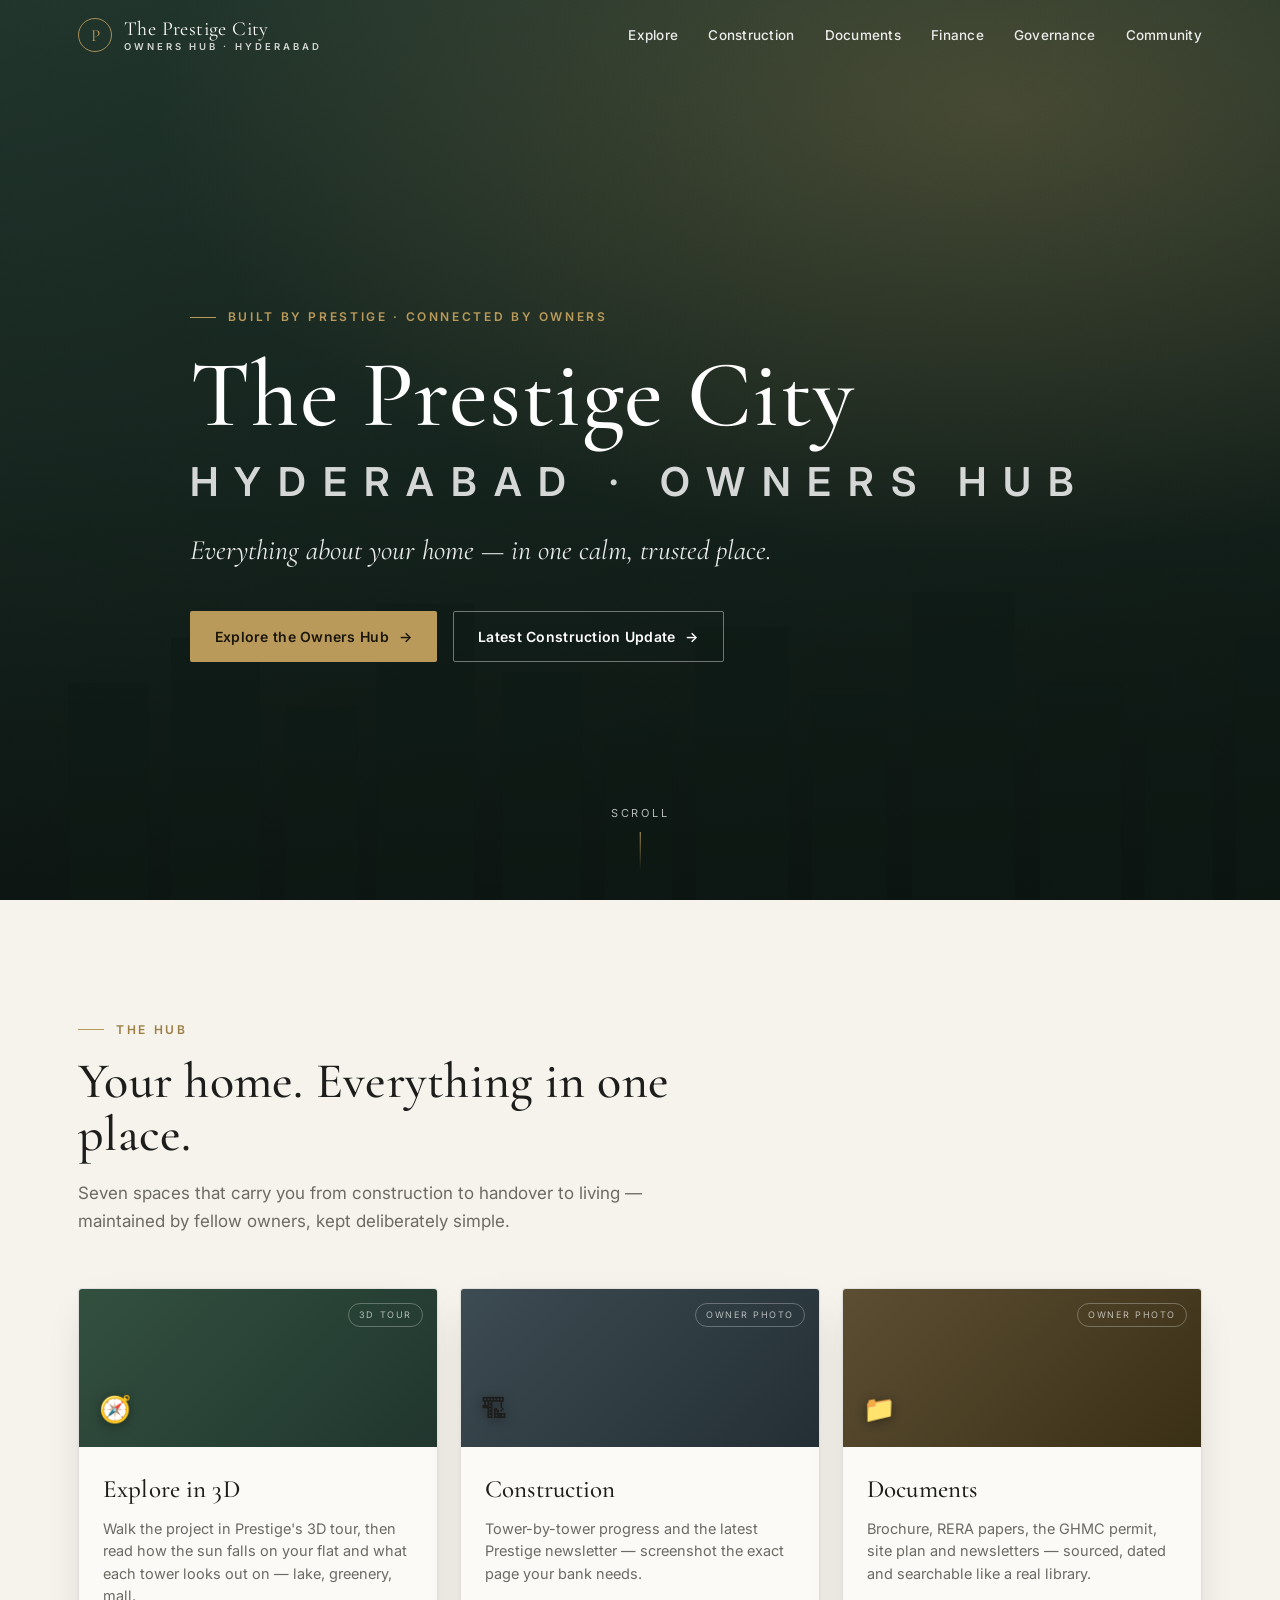
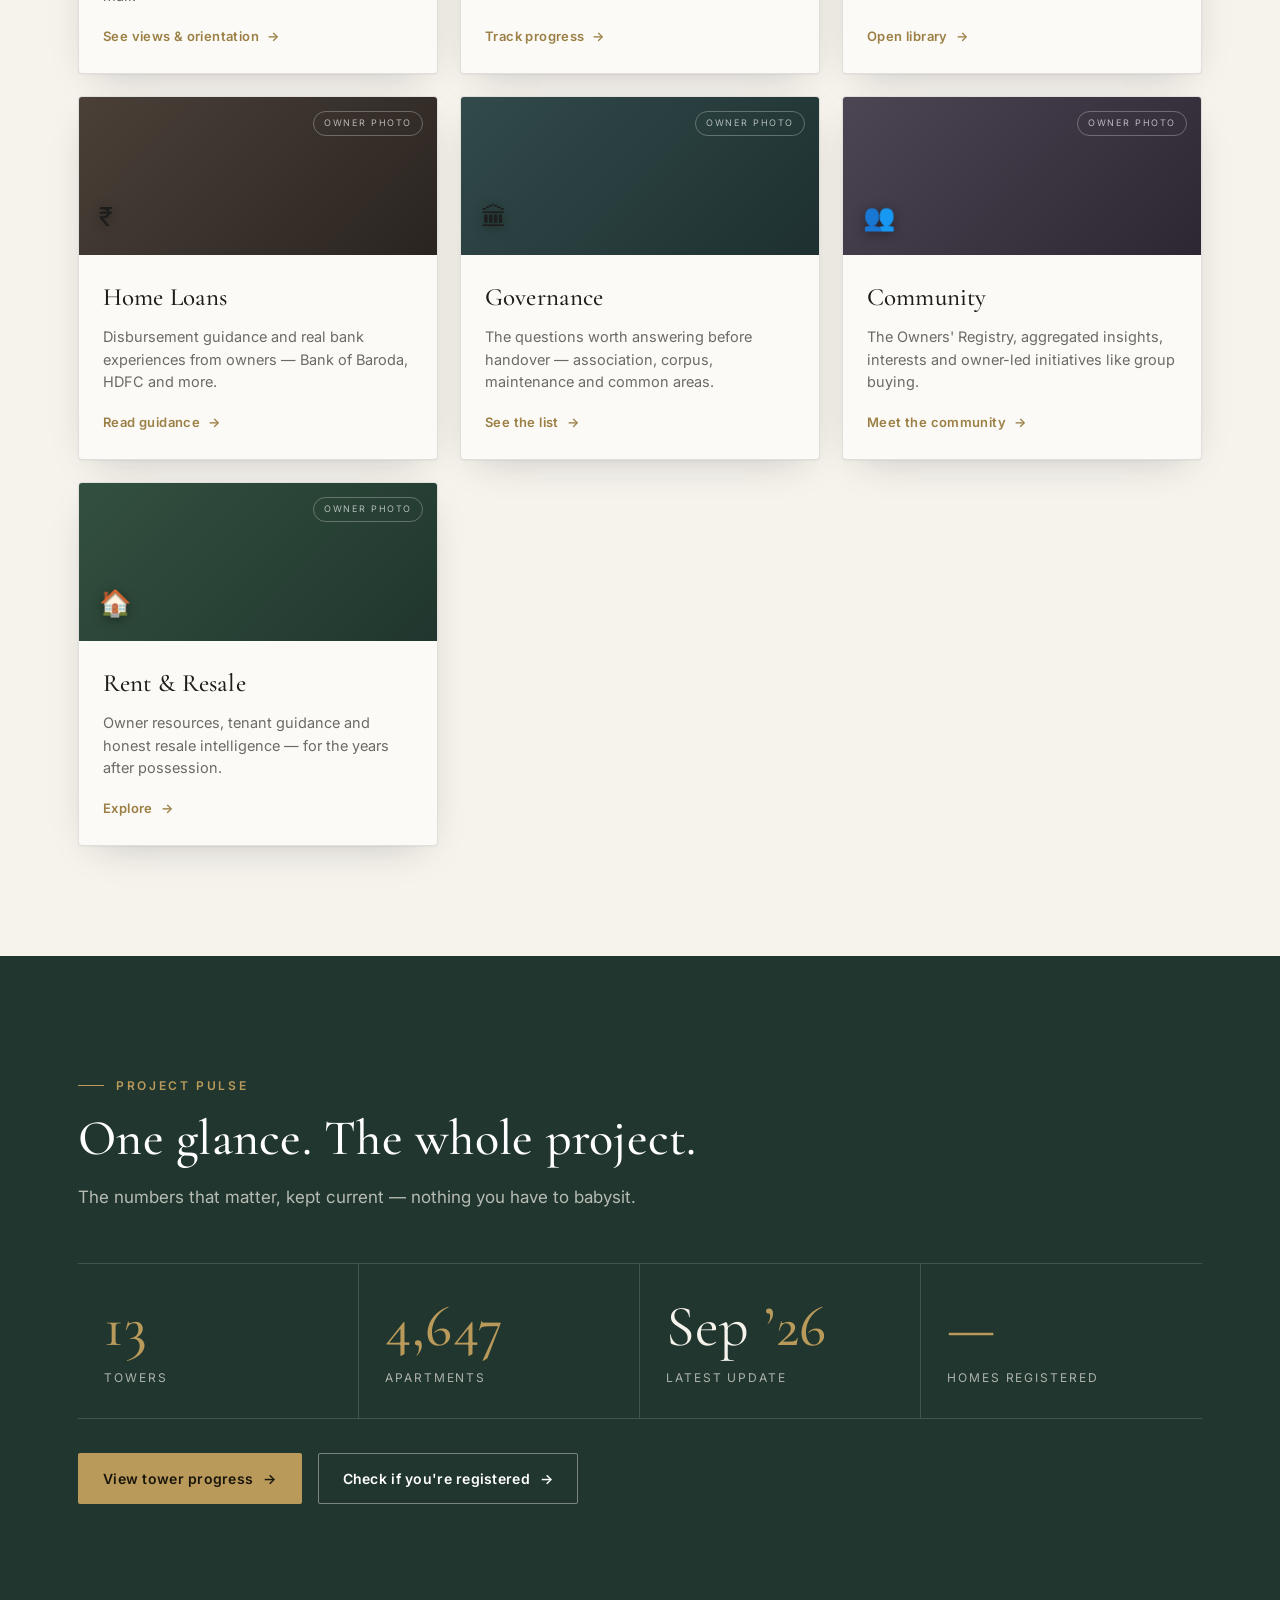
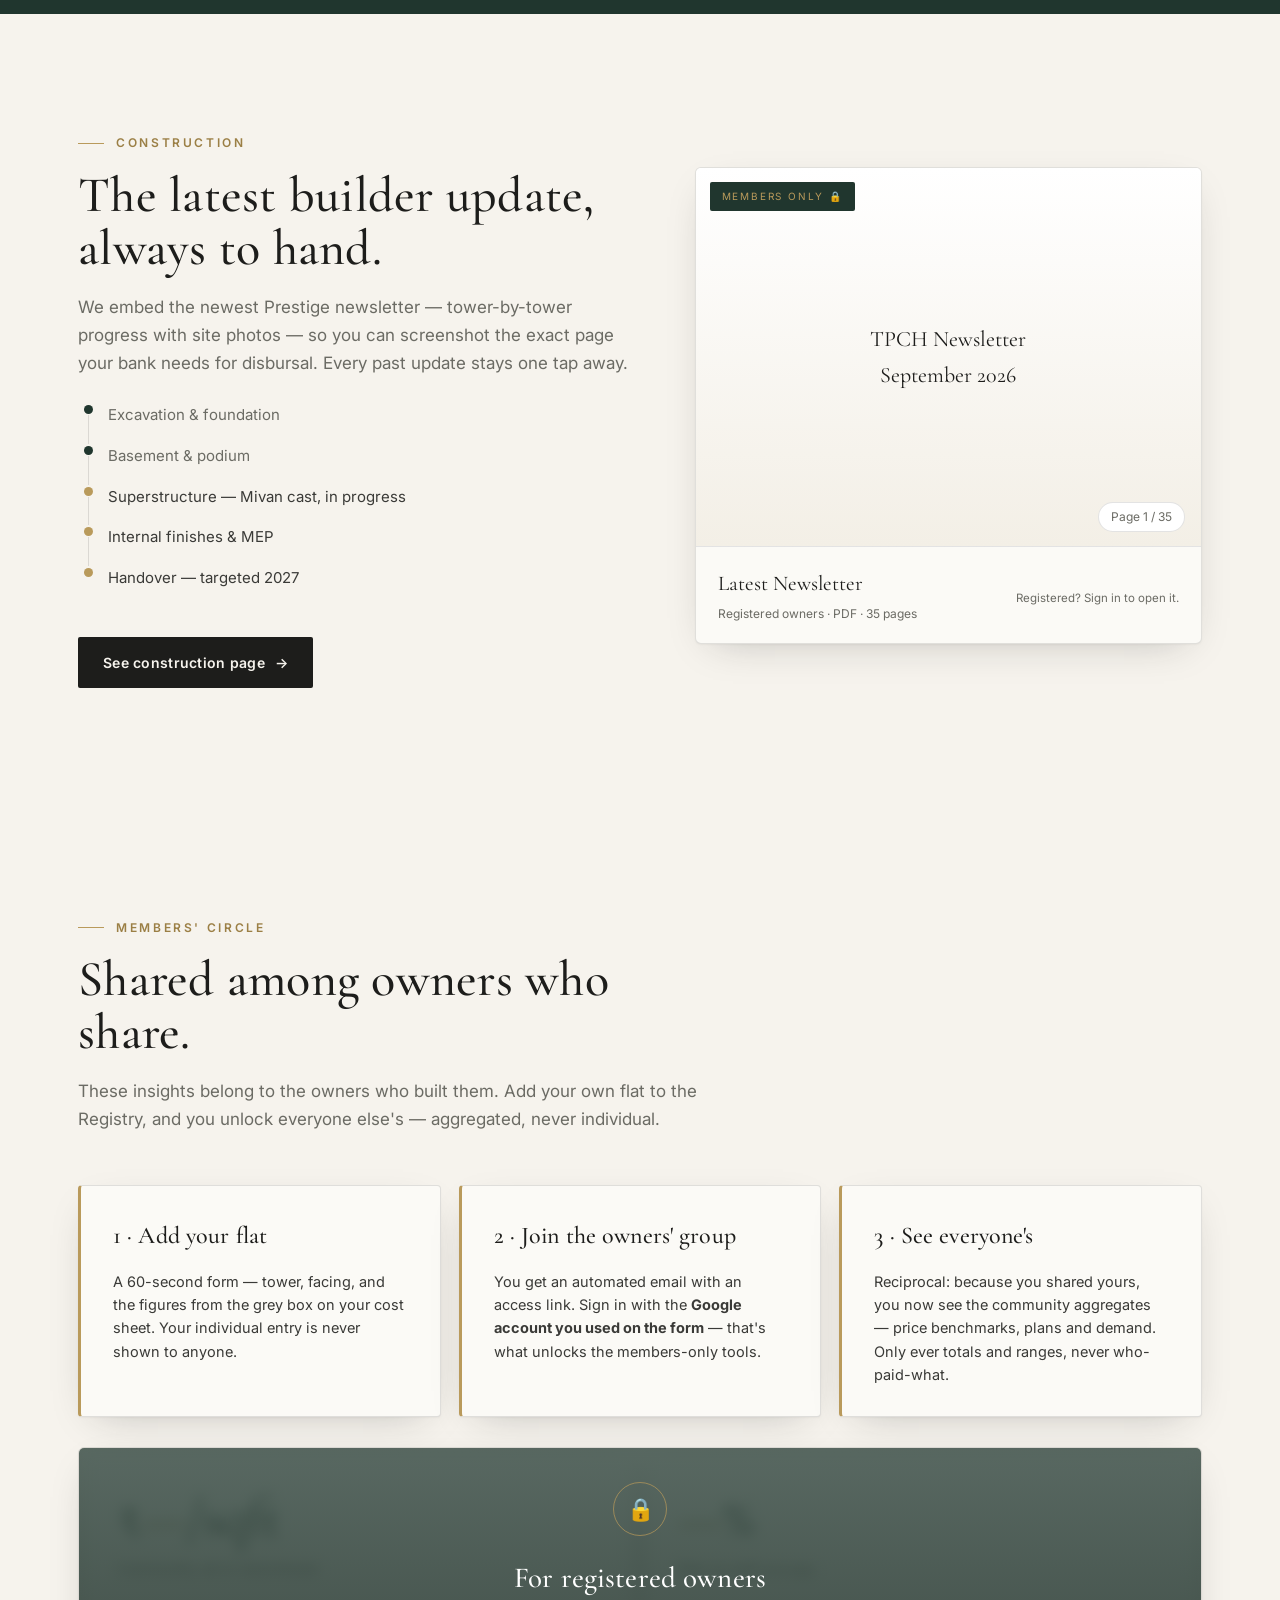
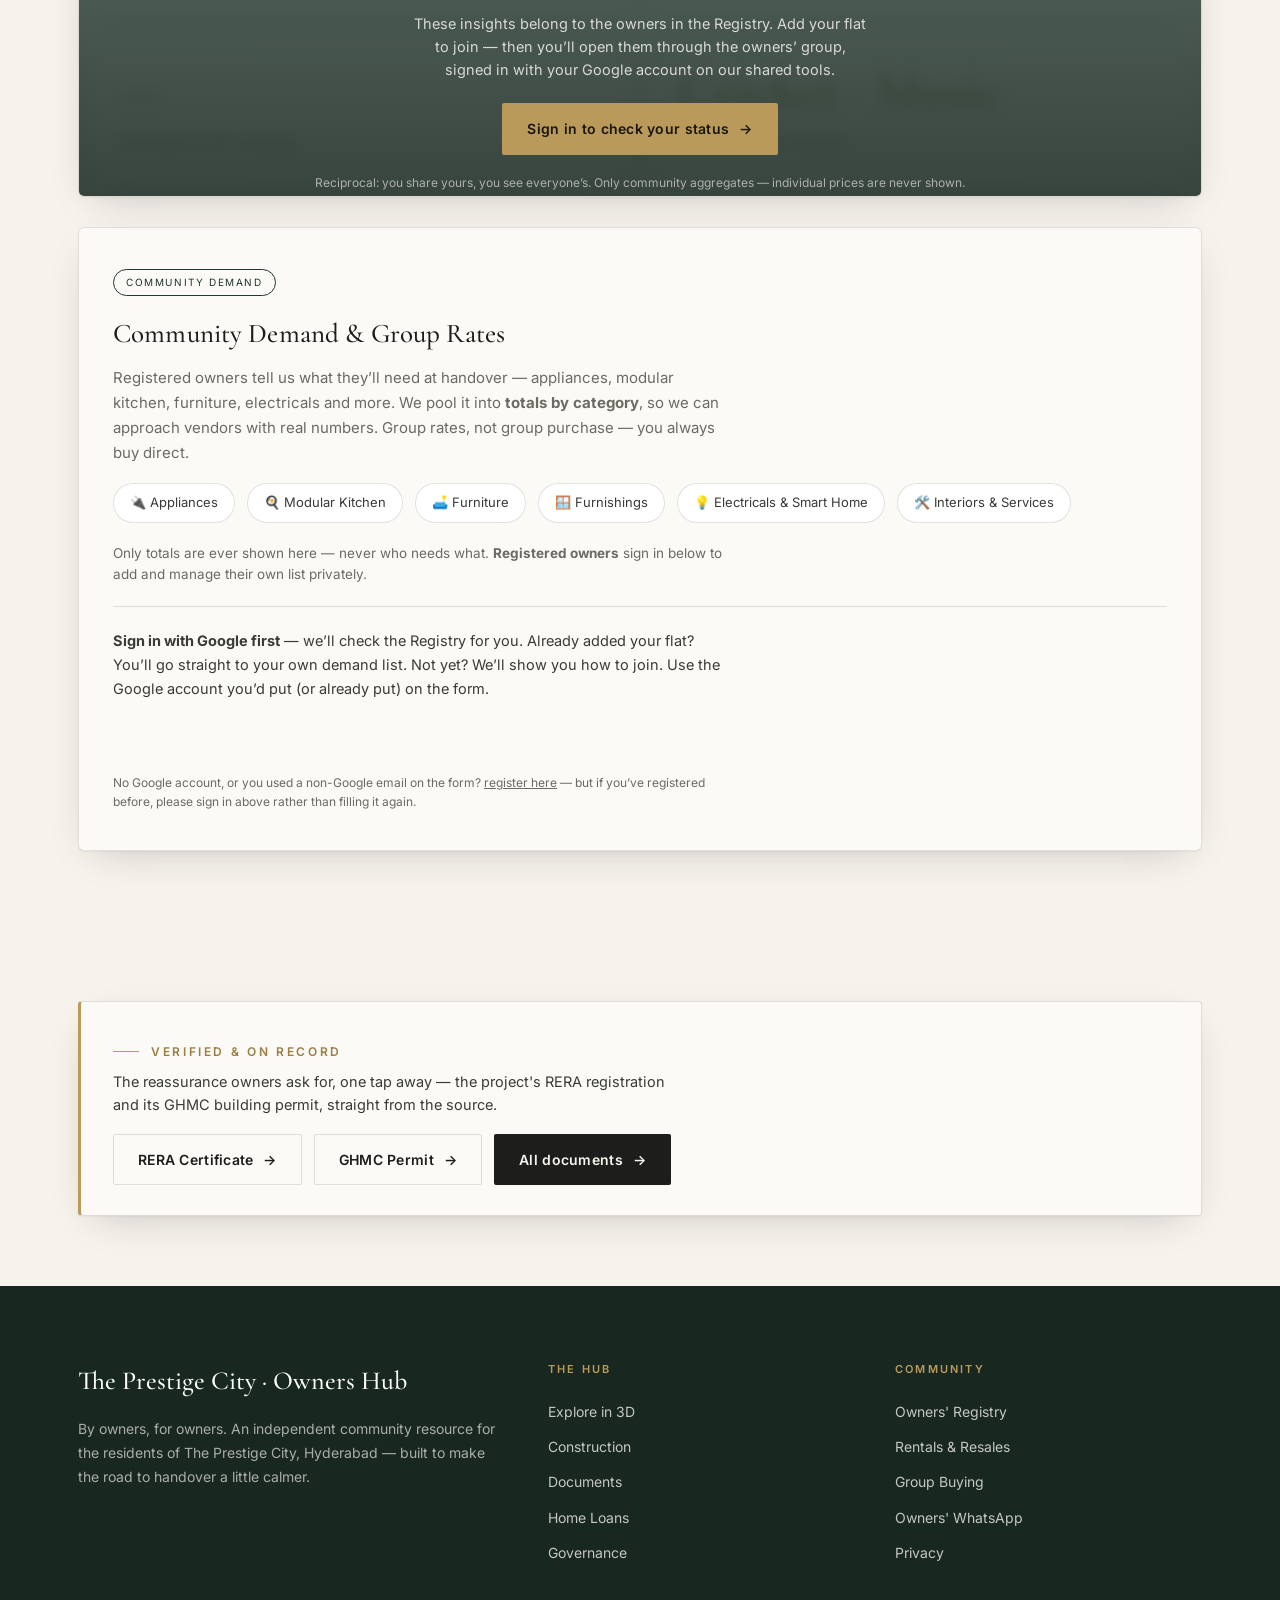
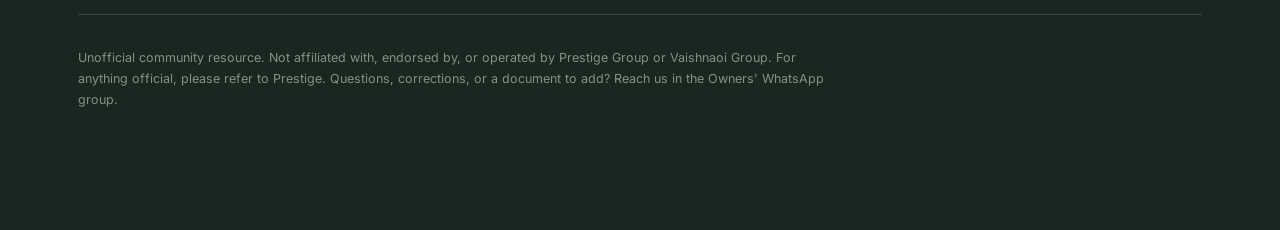
<file: index.html>
<!doctype html>
<html lang="en">
<head>
  <meta charset="utf-8" />
  <meta name="viewport" content="width=device-width, initial-scale=1" />

  <!-- Google Analytics (GA4) -->
  <script async src="https://www.googletagmanager.com/gtag/js?id=G-R17JKPB0KC"></script>
  <script>
    window.dataLayer = window.dataLayer || [];
    function gtag(){dataLayer.push(arguments);}
    gtag('js', new Date());
    gtag('config', 'G-R17JKPB0KC');
  </script>
  <title>TPCH Owners Hub — The Prestige City Hyderabad</title>
  <meta name="description" content="The digital clubhouse for owners of The Prestige City Hyderabad. Construction updates, documents, home-loan guidance, governance and community — by owners, for owners." />
  <link rel="canonical" href="https://tpch.in/" />

  <!-- Social / share -->
  <link rel="icon" href="favicon.svg" type="image/svg+xml" />
  <meta name="theme-color" content="#20362E" />
  <meta property="og:type" content="website" />
  <meta property="og:site_name" content="TPCH Owners Hub" />
  <meta property="og:title" content="TPCH Owners Hub — The Prestige City Hyderabad" />
  <meta property="og:description" content="Everything about your home — in one calm, trusted place. Construction, documents, home loans, governance and community, by owners for owners." />
  <meta property="og:url" content="https://tpch.in/" />
  <meta property="og:image" content="https://tpch.in/og-image.png" />
  <meta property="og:image:width" content="1200" />
  <meta property="og:image:height" content="630" />
  <meta name="twitter:card" content="summary_large_image" />
  <meta name="twitter:title" content="TPCH Owners Hub — The Prestige City Hyderabad" />
  <meta name="twitter:description" content="Everything about your home — in one calm, trusted place. By owners, for owners." />
  <meta name="twitter:image" content="https://tpch.in/og-image.png" />

  <!-- Fonts -->
  <link rel="preconnect" href="https://fonts.googleapis.com" />
  <link rel="preconnect" href="https://fonts.gstatic.com" crossorigin />
  <link href="https://fonts.googleapis.com/css2?family=Cormorant+Garamond:ital,wght@0,400;0,500;0,600;1,400&family=Inter:wght@400;500;600;700&display=swap" rel="stylesheet" />

  <link rel="stylesheet" href="styles.css" />

  <!-- Structured data: helps Google understand the site + enables sitelinks/knowledge results -->
  <script type="application/ld+json">
  {
    "@context": "https://schema.org",
    "@graph": [
      {
        "@type": "WebSite",
        "@id": "https://tpch.in/#website",
        "url": "https://tpch.in/",
        "name": "TPCH Owners Hub",
        "description": "The digital clubhouse for owners of The Prestige City Hyderabad — construction updates, documents, home-loan guidance, governance and community.",
        "inLanguage": "en",
        "publisher": { "@id": "https://tpch.in/#org" }
      },
      {
        "@type": "Organization",
        "@id": "https://tpch.in/#org",
        "name": "TPCH Owners Hub",
        "url": "https://tpch.in/",
        "logo": "https://tpch.in/og-image.png",
        "description": "An owner-run community hub for The Prestige City Hyderabad. Not affiliated with, endorsed by, or operated by Prestige Group or Vaishnaoi Group.",
        "areaServed": "Hyderabad, India"
      }
    ]
  }
  </script>
</head>
<body>

  <!-- ===================== NAV ===================== -->
  <header class="nav" id="nav">
    <div class="bar">
      <a class="brand" href="#top" aria-label="TPCH Owners Hub home">
        <span class="mark">P</span>
        <span class="bt">The Prestige City<small>Owners Hub · Hyderabad</small></span>
      </a>
      <nav class="links">
        <a href="explore.html">Explore</a>
        <a href="construction.html">Construction</a>
        <a href="documents.html">Documents</a>
        <a href="finance.html">Finance</a>
        <a href="governance.html">Governance</a>
        <a href="#community">Community</a>
      </nav>
    </div>
  </header>

  <!-- ===================== HERO ===================== -->
  <section class="hero" id="top">
    <div class="bg"></div>
    <!-- swap this SVG band for owner-shot drone photography of the towers / lake -->
    <svg class="skyline" viewBox="0 0 1440 300" preserveAspectRatio="xMidYMax slice" aria-hidden="true">
      <g fill="#0e1a15">
        <rect x="60"  y="110" width="70" height="190"/>
        <rect x="150" y="70"  width="78" height="230"/>
        <rect x="250" y="130" width="64" height="170"/>
        <rect x="330" y="40"  width="86" height="260"/>
        <rect x="440" y="100" width="70" height="200"/>
        <rect x="530" y="150" width="60" height="150"/>
        <rect x="610" y="60"  width="82" height="240"/>
        <rect x="712" y="120" width="66" height="180"/>
        <rect x="800" y="30"  width="90" height="270"/>
        <rect x="912" y="110" width="72" height="190"/>
        <rect x="1004" y="150" width="60" height="150"/>
        <rect x="1084" y="70" width="80" height="230"/>
        <rect x="1188" y="120" width="66" height="180"/>
        <rect x="1276" y="90" width="76" height="210"/>
      </g>
    </svg>

    <div class="wrap hero-inner">
      <span class="kicker">Built by Prestige · Connected by Owners</span>
      <h1>
        The Prestige City
        <span class="sub">Hyderabad · Owners Hub</span>
      </h1>
      <p class="tag">Everything about your home — in one calm, trusted place.</p>
      <div class="cta">
        <a class="btn btn-gold" href="#explore">Explore the Owners Hub <span class="arw">→</span></a>
        <a class="btn btn-ghost" href="construction.html">Latest Construction Update <span class="arw">→</span></a>
      </div>
    </div>

    <div class="scrollcue"><span>Scroll</span><span class="ln"></span></div>
  </section>

  <!-- ===================== EXPLORE CARDS ===================== -->
  <section class="band" id="explore">
    <div class="wrap">
      <div class="head reveal">
        <span class="kicker">The Hub</span>
        <h2>Your home. Everything in one place.</h2>
        <p>Seven spaces that carry you from construction to handover to living — maintained by fellow owners, kept deliberately simple.</p>
      </div>

      <div class="cards">
        <a class="card reveal" href="explore.html">
          <div class="ph"><span class="slot">3D tour</span><span class="ico">🧭</span></div>
          <div class="body">
            <h3>Explore in 3D</h3>
            <p>Walk the project in Prestige's 3D tour, then read how the sun falls on your flat and what each tower looks out on — lake, greenery, mall.</p>
            <span class="go">See views &amp; orientation <span class="arw">→</span></span>
          </div>
        </a>
        <a class="card reveal" href="construction.html">
          <div class="ph"><span class="slot">Owner photo</span><span class="ico">🏗</span></div>
          <div class="body">
            <h3>Construction</h3>
            <p>Tower-by-tower progress and the latest Prestige newsletter — screenshot the exact page your bank needs.</p>
            <span class="go">Track progress <span class="arw">→</span></span>
          </div>
        </a>
        <a class="card reveal" href="documents.html">
          <div class="ph"><span class="slot">Owner photo</span><span class="ico">📁</span></div>
          <div class="body">
            <h3>Documents</h3>
            <p>Brochure, RERA papers, the GHMC permit, site plan and newsletters — sourced, dated and searchable like a real library.</p>
            <span class="go">Open library <span class="arw">→</span></span>
          </div>
        </a>
        <a class="card reveal" href="finance.html">
          <div class="ph"><span class="slot">Owner photo</span><span class="ico">₹</span></div>
          <div class="body">
            <h3>Home Loans</h3>
            <p>Disbursement guidance and real bank experiences from owners — Bank of Baroda, HDFC and more.</p>
            <span class="go">Read guidance <span class="arw">→</span></span>
          </div>
        </a>
        <a class="card reveal" href="governance.html">
          <div class="ph"><span class="slot">Owner photo</span><span class="ico">🏛</span></div>
          <div class="body">
            <h3>Governance</h3>
            <p>The questions worth answering before handover — association, corpus, maintenance and common areas.</p>
            <span class="go">See the list <span class="arw">→</span></span>
          </div>
        </a>
        <a class="card reveal" href="#community">
          <div class="ph"><span class="slot">Owner photo</span><span class="ico">👥</span></div>
          <div class="body">
            <h3>Community</h3>
            <p>The Owners' Registry, aggregated insights, interests and owner-led initiatives like group buying.</p>
            <span class="go">Meet the community <span class="arw">→</span></span>
          </div>
        </a>
        <a class="card reveal" href="rentals.html">
          <div class="ph"><span class="slot">Owner photo</span><span class="ico">🏠</span></div>
          <div class="body">
            <h3>Rent &amp; Resale</h3>
            <p>Owner resources, tenant guidance and honest resale intelligence — for the years after possession.</p>
            <span class="go">Explore <span class="arw">→</span></span>
          </div>
        </a>
      </div>
    </div>
  </section>

  <!-- ===================== PROJECT PULSE ===================== -->
  <section class="band pulse" id="pulse">
    <div class="wrap">
      <div class="head reveal">
        <span class="kicker">Project Pulse</span>
        <h2>One glance. The whole project.</h2>
        <p>The numbers that matter, kept current — nothing you have to babysit.</p>
      </div>
      <div class="stats reveal">
        <div class="stat"><div class="n"><b>13</b></div><div class="l">Towers</div></div>
        <div class="stat"><div class="n"><b>4,647</b></div><div class="l">Apartments</div></div>
        <div class="stat"><div class="n">Sep <b>’26</b></div><div class="l">Latest Update</div></div>
        <div class="stat"><div class="n"><b id="stat-homes">—</b></div><div class="l">Homes registered</div></div>
      </div>
      <div class="foot reveal">
        <a class="btn btn-gold" href="construction.html">View tower progress <span class="arw">→</span></a>
        <a class="btn btn-ghost" data-when="anon" href="#owner-signin">Check if you're registered <span class="arw">→</span></a>
        <a class="btn btn-ghost" data-when="nonmember" href="https://docs.google.com/forms/d/e/1FAIpQLSe66l8jd7VZq5bCoF7SQzkZF7dnFgtHQRIvc4426beYnAFgdA/viewform" target="_blank" rel="noopener" style="display:none">Join the Registry <span class="arw">→</span></a>
        <a class="btn btn-ghost" data-when="member" href="documents.html" style="display:none">Members area <span class="arw">→</span></a>
      </div>
    </div>
  </section>

  <!-- Live "Homes registered" count from the registry (JSONP; fails silently, stays "—") -->
  <script>
  (function(){
    var EXEC='https://script.google.com/macros/s/AKfycbw8MaBdJJPIb8XyP73k1_IwwTwauXKin5R6-NXEr-Q4P81rrP_JHJTYJYLOCl3QREO8/exec';
    window.__tpchStats=function(d){ try{ if(d && typeof d.homes==='number'){ var el=document.getElementById('stat-homes'); if(el) el.textContent=d.homes; } }catch(e){} };
    var s=document.createElement('script');
    s.src=EXEC+'?action=stats&callback=__tpchStats&_='+Date.now();
    s.async=true; s.onerror=function(){ if(s.parentNode) s.parentNode.removeChild(s); };
    document.head.appendChild(s);
  })();
  </script>

  <!-- ===================== CONSTRUCTION FEATURE ===================== -->
  <section class="band" id="construction">
    <div class="wrap">
      <div class="feature">
        <div class="copy reveal">
          <div class="head">
            <span class="kicker">Construction</span>
            <h2>The latest builder update, always to hand.</h2>
            <p>We embed the newest Prestige newsletter — tower-by-tower progress with site photos — so you can screenshot the exact page your bank needs for disbursal. Every past update stays one tap away.</p>
          </div>
          <ul class="timeline">
            <li class="done">Excavation &amp; foundation</li>
            <li class="done">Basement &amp; podium</li>
            <li>Superstructure — Mivan cast, in progress</li>
            <li>Internal finishes &amp; MEP</li>
            <li>Handover — targeted 2027</li>
          </ul>
          <a class="btn btn-dark" href="construction.html">See construction page <span class="arw">→</span></a>
        </div>

        <div class="doc reveal">
          <div class="paper">
            <span class="badge">Members only 🔒</span>
            <span class="em">TPCH Newsletter<br/>September 2026</span>
            <span class="pg">Page 1 / 35</span>
          </div>
          <div class="meta">
            <div>
              <div class="t">Latest Newsletter</div>
              <div class="s">Registered owners · PDF · 35 pages</div>
            </div>
            <div style="text-align:right">
              <a class="btn btn-outline" id="nl-cta" data-mdoc="newsletter" href="documents.html" style="display:none">Open newsletter <span class="arw">↗</span></a>
              <div id="gsi-tile"></div>
              <div id="nl-msg" style="font-size:11.5px;color:var(--muted);margin-top:6px">Registered? Sign in to open it.</div>
            </div>
          </div>
        </div>
      </div>
    </div>
  </section>

  <!-- ===================== COMMUNITY (gated) ===================== -->
  <section class="band community" id="community">
    <div class="wrap">
      <div class="head reveal">
        <span class="kicker">Members' Circle</span>
        <h2>Shared among owners who share.</h2>
        <p>These insights belong to the owners who built them. Add your own flat to the Registry, and you unlock everyone else's — aggregated, never individual.</p>
      </div>

      <!-- How the Registry works: 3 plain steps -->
      <div class="reveal" style="display:grid;grid-template-columns:repeat(3,1fr);gap:18px;margin:0 0 30px">
        <div class="notecard" style="border-left-color:var(--gold)">
          <h3 style="margin-top:0">1 · Add your flat</h3>
          <p style="margin:0;color:var(--graphite-soft);font-size:14.5px;line-height:1.6">A 60-second form — tower, facing, and the figures from the grey box on your cost sheet. Your individual entry is never shown to anyone.</p>
        </div>
        <div class="notecard" style="border-left-color:var(--gold)">
          <h3 style="margin-top:0">2 · Join the owners' group</h3>
          <p style="margin:0;color:var(--graphite-soft);font-size:14.5px;line-height:1.6">You get an automated email with an access link. Sign in with the <b>Google account you used on the form</b> — that's what unlocks the members-only tools.</p>
        </div>
        <div class="notecard" style="border-left-color:var(--gold)">
          <h3 style="margin-top:0">3 · See everyone's</h3>
          <p style="margin:0;color:var(--graphite-soft);font-size:14.5px;line-height:1.6">Reciprocal: because you shared yours, you now see the community aggregates — price benchmarks, plans and demand. Only ever totals and ranges, never who-paid-what.</p>
        </div>
      </div>

      <div class="vault reveal">
        <!-- Behind the gate: the live Looker Studio insights (shared only with the Owners' Google Group) render here for signed-in members -->
        <div class="blur" aria-hidden="true">
          <div class="grid">
            <div class="insight"><div class="n">₹<b>—</b>/sqft</div><div class="l">Community all-in benchmark</div></div>
            <div class="insight"><div class="n"><b>—</b>%</div><div class="l">Plan to self-occupy</div></div>
            <div class="insight"><div class="n"><b>—</b></div><div class="l">Interested in EV charging</div></div>
            <div class="insight"><div class="n"><b>Cricket · Music</b></div><div class="l">Popular owner interests</div></div>
          </div>
        </div>
        <div class="lock">
          <div>
            <div class="ic">🔒</div>
            <h3>For registered owners</h3>
            <p>These insights belong to the owners in the Registry. Add your flat to join — then you’ll open them through the owners’ group, signed in with your Google account on our shared tools.</p>
            <a class="btn btn-gold" data-when="anon" href="#owner-signin">Sign in to check your status <span class="arw">→</span></a>
            <a class="btn btn-gold" data-when="nonmember" href="https://docs.google.com/forms/d/e/1FAIpQLSe66l8jd7VZq5bCoF7SQzkZF7dnFgtHQRIvc4426beYnAFgdA/viewform" target="_blank" rel="noopener" style="display:none">Add your flat to the Registry <span class="arw">→</span></a>
            <a class="btn btn-gold" data-when="member" href="documents.html" style="display:none">✓ You’re registered — open the members area <span class="arw">→</span></a>
            <a class="btn btn-dark" data-when="member" data-mlink="list" href="#owner-signin" style="display:none">Add &amp; manage my demand list <span class="arw">→</span></a>
            <div class="gate-note">Reciprocal: you share yours, you see everyone’s. Only community aggregates — individual prices are never shown.</div>
          </div>
        </div>
      </div>

      <!-- Community demand board — native card, live counts via JSONP where allowed -->
      <div class="demandcard reveal" style="margin-top:30px">
        <span class="soon" style="color:var(--forest);border-color:var(--forest)">Community demand</span>
        <h3>Community Demand &amp; Group Rates</h3>
        <p>Registered owners tell us what they’ll need at handover — appliances, modular kitchen, furniture, electricals and more. We pool it into <b>totals by category</b>, so we can approach vendors with real numbers. Group rates, not group purchase — you always buy direct.</p>

        <p id="demand-stat" style="margin:18px 0 0;font-size:14px;color:var(--gold-deep);font-weight:600;display:none"></p>

        <div id="demand-chips" class="chips" style="margin-top:18px">
          <span class="chip" data-cat="Appliances">🔌 Appliances<b class="cnt" style="display:none"></b></span>
          <span class="chip" data-cat="Modular Kitchen">🍳 Modular Kitchen<b class="cnt" style="display:none"></b></span>
          <span class="chip" data-cat="Furniture">🛋️ Furniture<b class="cnt" style="display:none"></b></span>
          <span class="chip" data-cat="Furnishings">🪟 Furnishings<b class="cnt" style="display:none"></b></span>
          <span class="chip" data-cat="Electricals &amp; Smart Home">💡 Electricals &amp; Smart Home<b class="cnt" style="display:none"></b></span>
          <span class="chip" data-cat="Interiors &amp; Services">🛠️ Interiors &amp; Services<b class="cnt" style="display:none"></b></span>
        </div>

        <p style="margin:20px 0 0;color:var(--muted);font-size:13.5px;line-height:1.6">Only totals are ever shown here — never who needs what. <b>Registered owners</b> sign in below to add and manage their own list privately.</p>

        <div id="owner-signin" style="margin-top:20px;padding-top:22px;border-top:1px solid var(--line)">
          <p style="margin:0 0 14px;font-size:14.5px;color:var(--graphite-soft)"><b>Sign in with Google first</b> — we’ll check the Registry for you. Already added your flat? You’ll go straight to your own demand list. Not yet? We’ll show you how to join. Use the Google account you’d put (or already put) on the form.</p>
          <div id="gsi-button" style="min-height:44px"></div>
          <p id="gsi-msg" style="margin:10px 0 0;font-size:13px;color:var(--muted)"></p>
          <p data-when="nonmember" style="display:none;margin:14px 0 0;font-size:13.5px;color:var(--gold-deep)"><b>We didn’t find your flat on the Registry.</b> <a href="https://docs.google.com/forms/d/e/1FAIpQLSe66l8jd7VZq5bCoF7SQzkZF7dnFgtHQRIvc4426beYnAFgdA/viewform" target="_blank" rel="noopener" style="color:var(--gold-deep)">Add your flat to the Registry →</a></p>
          <p data-when="anon nonmember" style="margin:14px 0 0;font-size:12px;color:var(--muted)">No Google account, or you used a non-Google email on the form? <a href="https://docs.google.com/forms/d/e/1FAIpQLSe66l8jd7VZq5bCoF7SQzkZF7dnFgtHQRIvc4426beYnAFgdA/viewform" target="_blank" rel="noopener" style="color:var(--muted);text-decoration:underline">register here</a> — but if you’ve registered before, please sign in above rather than filling it again.</p>
        </div>
      </div>

      <!-- Live demand counts: JSONP feed; fails silently (never blocks or breaks the page) -->
      <script>
      (function(){
        var EXEC='https://script.google.com/macros/s/AKfycbw8MaBdJJPIb8XyP73k1_IwwTwauXKin5R6-NXEr-Q4P81rrP_JHJTYJYLOCl3QREO8/exec';
        window.__tpchDemand=function(d){
          try{
            if(!d||!d.ok||!d.rows) return;
            var byCat={}, items=0;
            d.rows.forEach(function(r){ byCat[r.category]=(byCat[r.category]||0)+(r.total||0); items+=(r.total||0); });
            document.querySelectorAll('#demand-chips .chip').forEach(function(ch){
              var n=byCat[ch.getAttribute('data-cat')]||0, b=ch.querySelector('.cnt');
              if(n>0 && b){ b.textContent=' · '+n; b.style.display=''; }
            });
            var owners=d.owners||0;
            if(owners>0 || items>0){
              var s=document.getElementById('demand-stat');
              s.textContent=owners+' owner'+(owners===1?'':'s')+' · '+items+' item'+(items===1?'':'s')+' requested so far — updates automatically.';
              s.style.display='';
            }
          }catch(e){}
        };
        var s=document.createElement('script');
        s.src=EXEC+'?callback=__tpchDemand&_='+Date.now();
        s.async=true; s.onerror=function(){ if(s.parentNode) s.parentNode.removeChild(s); };
        document.head.appendChild(s);
      })();
      </script>

      <!-- Sign in with Google (GIS): one verify → unlock members docs in place + reveal demand-list link. Buttons in the Community section AND on the newsletter tile share this callback. -->
      <script src="https://accounts.google.com/gsi/client" async defer></script>
      <script>
      (function(){
        var CLIENT_ID='174865097267-vt5iq4fr1rc518qei72a0t1g63jpadro.apps.googleusercontent.com';
        var EXEC='https://script.google.com/macros/s/AKfycbw8MaBdJJPIb8XyP73k1_IwwTwauXKin5R6-NXEr-Q4P81rrP_JHJTYJYLOCl3QREO8/exec';
        var FORM='https://docs.google.com/forms/d/e/1FAIpQLSe66l8jd7VZq5bCoF7SQzkZF7dnFgtHQRIvc4426beYnAFgdA/viewform';
        function q(id){ return document.getElementById(id); }
        function tileUnlocked(){ var c=q('nl-cta'); if(c) c.style.display=''; var b=q('gsi-tile'); if(b) b.style.display='none'; var m=q('nl-msg'); if(m) m.textContent=''; }
        function communitySignedIn(res){
          var os=q('owner-signin'); if(!os) return;
          var nm=(res&&res.name?String(res.name).split(' ')[0]:'') || 'there';
          var listBtn=res&&res.list ? '<a class="btn btn-dark" href="'+res.list+'" target="_blank" rel="noopener">Open my demand list <span class="arw">→</span></a>' : '';
          os.innerHTML='<p style="margin:0 0 14px;font-size:14.5px;color:var(--forest)"><b>✓ Signed in as '+nm+'.</b> Your demand list and the members-only documents are unlocked.</p>'+listBtn;
        }
        window.__homeMember=function(res){
          if(res && res.member){
            if(window.tpchUnlockDocs) window.tpchUnlockDocs(res);  // caches member + flips gate to "member"
            tileUnlocked();
            communitySignedIn(res);
          } else {
            if(window.tpchSetNonMember) window.tpchSetNonMember();  // flips gate to "nonmember" — reveals registry links
            var m=q('gsi-msg'); if(m) m.innerHTML='That Google account isn’t on the Registry yet. Add your flat below and you’ll get straight in next time.';
            var tm=q('nl-msg'); if(tm) tm.innerHTML='That account isn’t registered yet. <a href="#owner-signin">Add your flat →</a>';
          }
        };
        function onCred(resp){
          if(!(resp&&resp.credential)) return;
          var m=q('gsi-msg'); if(m) m.textContent='Checking…';
          var sc=document.createElement('script');
          sc.src=EXEC+'?action=member&callback=__homeMember&idtoken='+encodeURIComponent(resp.credential);
          sc.onerror=function(){ window.location.href=EXEC+'?action=resolve&idtoken='+encodeURIComponent(resp.credential); };
          document.head.appendChild(sc);
        }
        function init(){
          if(!(window.google&&google.accounts&&google.accounts.id)) return false;
          try{
            google.accounts.id.initialize({ client_id: CLIENT_ID, callback: onCred });
            var b1=q('gsi-button'); if(b1) google.accounts.id.renderButton(b1,{theme:'filled_black',size:'large',text:'signin_with',shape:'pill',logo_alignment:'left'});
            var b2=q('gsi-tile'); if(b2 && !window.__tpchMember) google.accounts.id.renderButton(b2,{theme:'outline',size:'medium',text:'signin_with',shape:'pill'});
          }catch(e){}
          return true;
        }
        function reflectCached(){ if(window.__tpchMember){ tileUnlocked(); communitySignedIn(window.__tpchMember); } }
        // app.js (loaded at end of body) sets window.__tpchMember from cache — reflect after it runs.
        if(document.readyState==='loading'){ document.addEventListener('DOMContentLoaded', reflectCached); } else { reflectCached(); }
        var n=0,t=setInterval(function(){ n++; if(init()||n>60) clearInterval(t); },150);
      })();
      </script>
    </div>
  </section>

  <!-- ===================== PROJECT CREDENTIALS ===================== -->
  <section class="band" id="credentials" style="padding:40px 0 70px">
    <div class="wrap">
      <div class="notecard reveal" style="border-left-color:var(--gold);display:flex;flex-wrap:wrap;align-items:center;gap:18px;justify-content:space-between">
        <div>
          <div class="kicker" style="margin-bottom:8px">Verified &amp; on record</div>
          <p style="margin:0;color:var(--graphite-soft);font-size:14.5px;line-height:1.6;max-width:560px">The reassurance owners ask for, one tap away — the project's RERA registration and its GHMC building permit, straight from the source.</p>
        </div>
        <div style="display:flex;gap:12px;flex-wrap:wrap">
          <a class="btn btn-outline" href="https://drive.google.com/file/d/110pO0RETrkcGLmdT0qGMOWK4UDYg0YlN/view" target="_blank" rel="noopener">RERA Certificate <span class="arw">→</span></a>
          <a class="btn btn-outline" href="https://drive.google.com/file/d/12mCZSvjtZzqLMbZK6b74vRQZ-GLSgQFF/view" target="_blank" rel="noopener">GHMC Permit <span class="arw">→</span></a>
          <a class="btn btn-dark" href="documents.html">All documents <span class="arw">→</span></a>
        </div>
      </div>
    </div>
  </section>

  <!-- ===================== FOOTER ===================== -->
  <footer class="foot">
    <div class="wrap">
      <div class="top">
        <div>
          <h4>The Prestige City · Owners Hub</h4>
          <p>By owners, for owners. An independent community resource for the residents of The Prestige City, Hyderabad — built to make the road to handover a little calmer.</p>
        </div>
        <div class="col">
          <h5>The Hub</h5>
          <a href="explore.html">Explore in 3D</a>
          <a href="construction.html">Construction</a>
          <a href="documents.html">Documents</a>
          <a href="finance.html">Home Loans</a>
          <a href="governance.html">Governance</a>
        </div>
        <div class="col">
          <h5>Community</h5>
          <a href="#community">Owners' Registry</a>
          <a href="rentals.html">Rentals &amp; Resales</a>
          <a href="#community">Group Buying</a>
          <a data-mdoc="whatsapp" data-keeptext href="#owner-signin">Owners' WhatsApp</a>
          <a href="privacy.html">Privacy</a>
        </div>
      </div>
      <p class="disc">
        Unofficial community resource. Not affiliated with, endorsed by, or operated by Prestige Group or Vaishnaoi Group. For anything official, please refer to Prestige. Questions, corrections, or a document to add? Reach us in the Owners' WhatsApp group.
      </p>
    </div>
  </footer>

  <!-- ===================== MOBILE TAB BAR ===================== -->
  <nav class="tabbar" aria-label="Primary">
    <a href="#top" class="active"><span class="i">⌂</span>Home</a>
    <a href="construction.html"><span class="i">🏗</span>Construction</a>
    <a href="documents.html"><span class="i">📁</span>Docs</a>
    <a href="#community"><span class="i">👥</span>Community</a>
  </nav>

  <script src="app.js"></script>
</body>
</html>
</file>
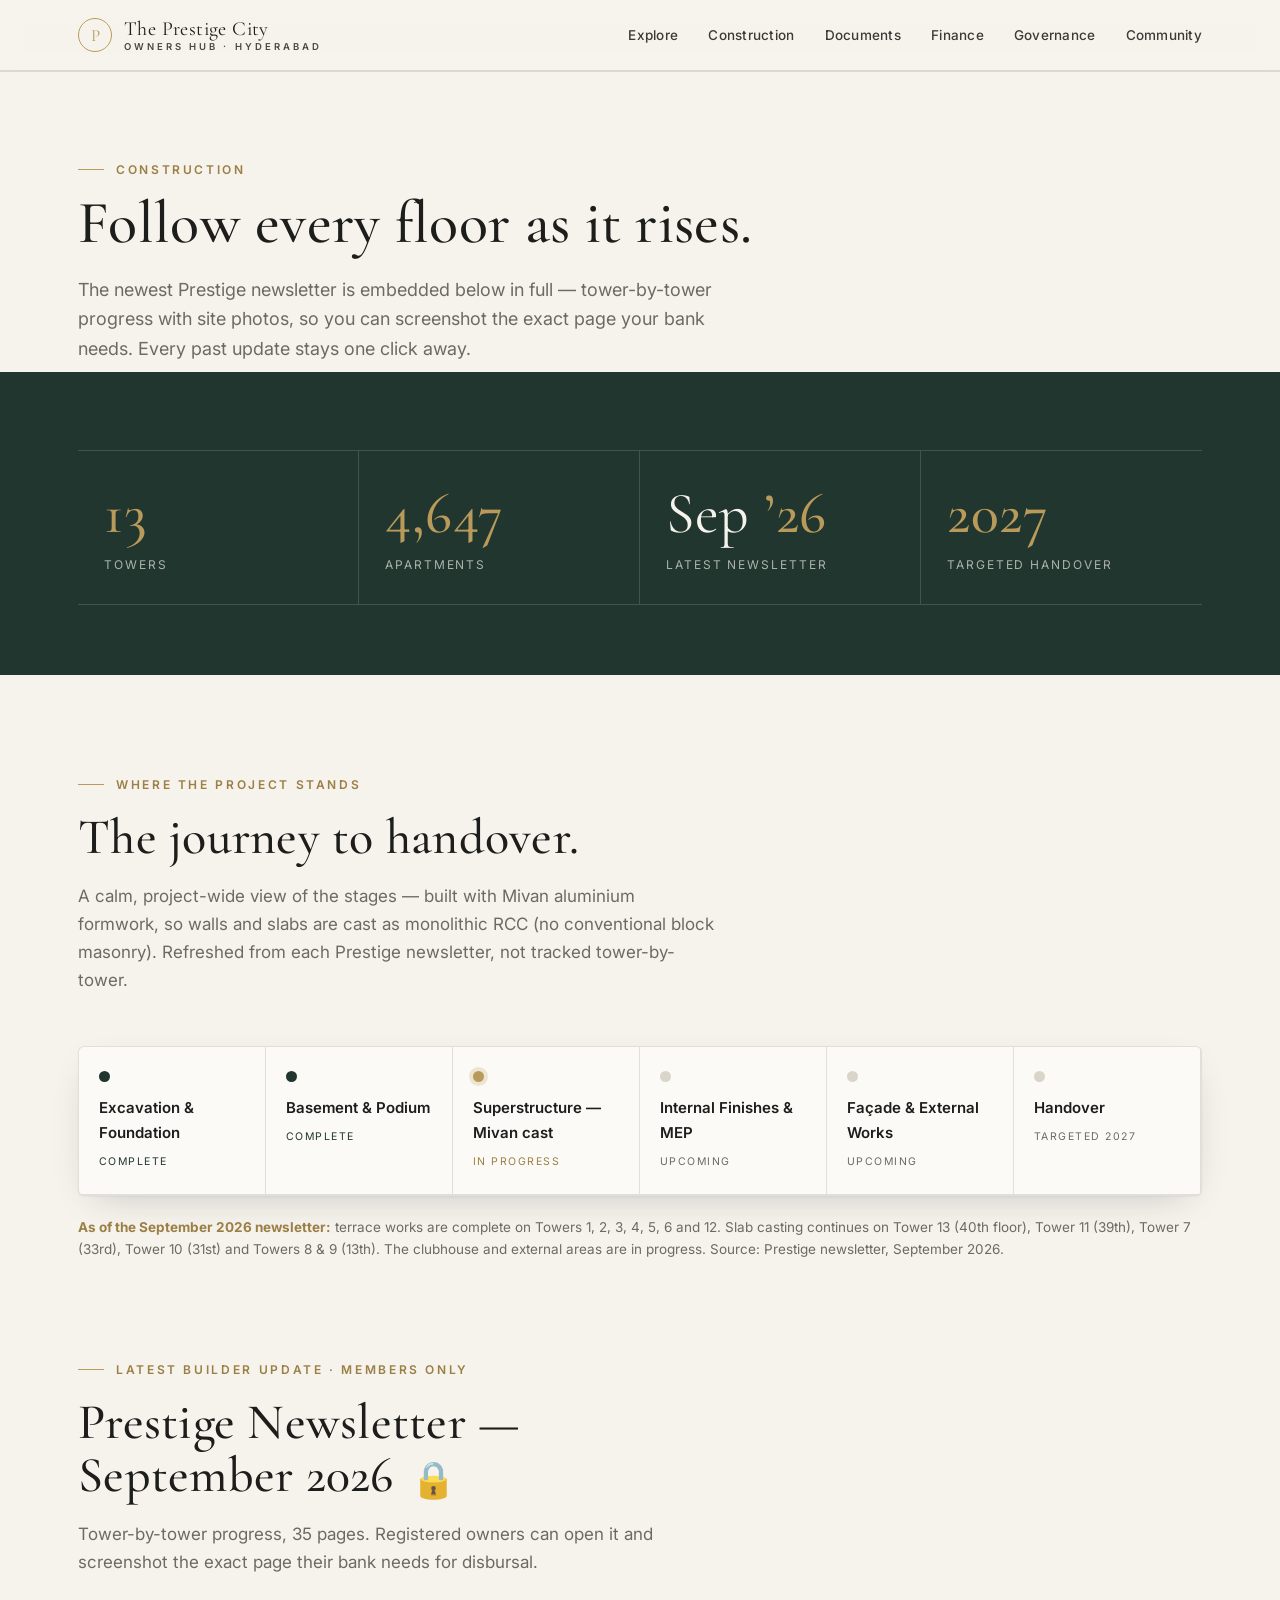
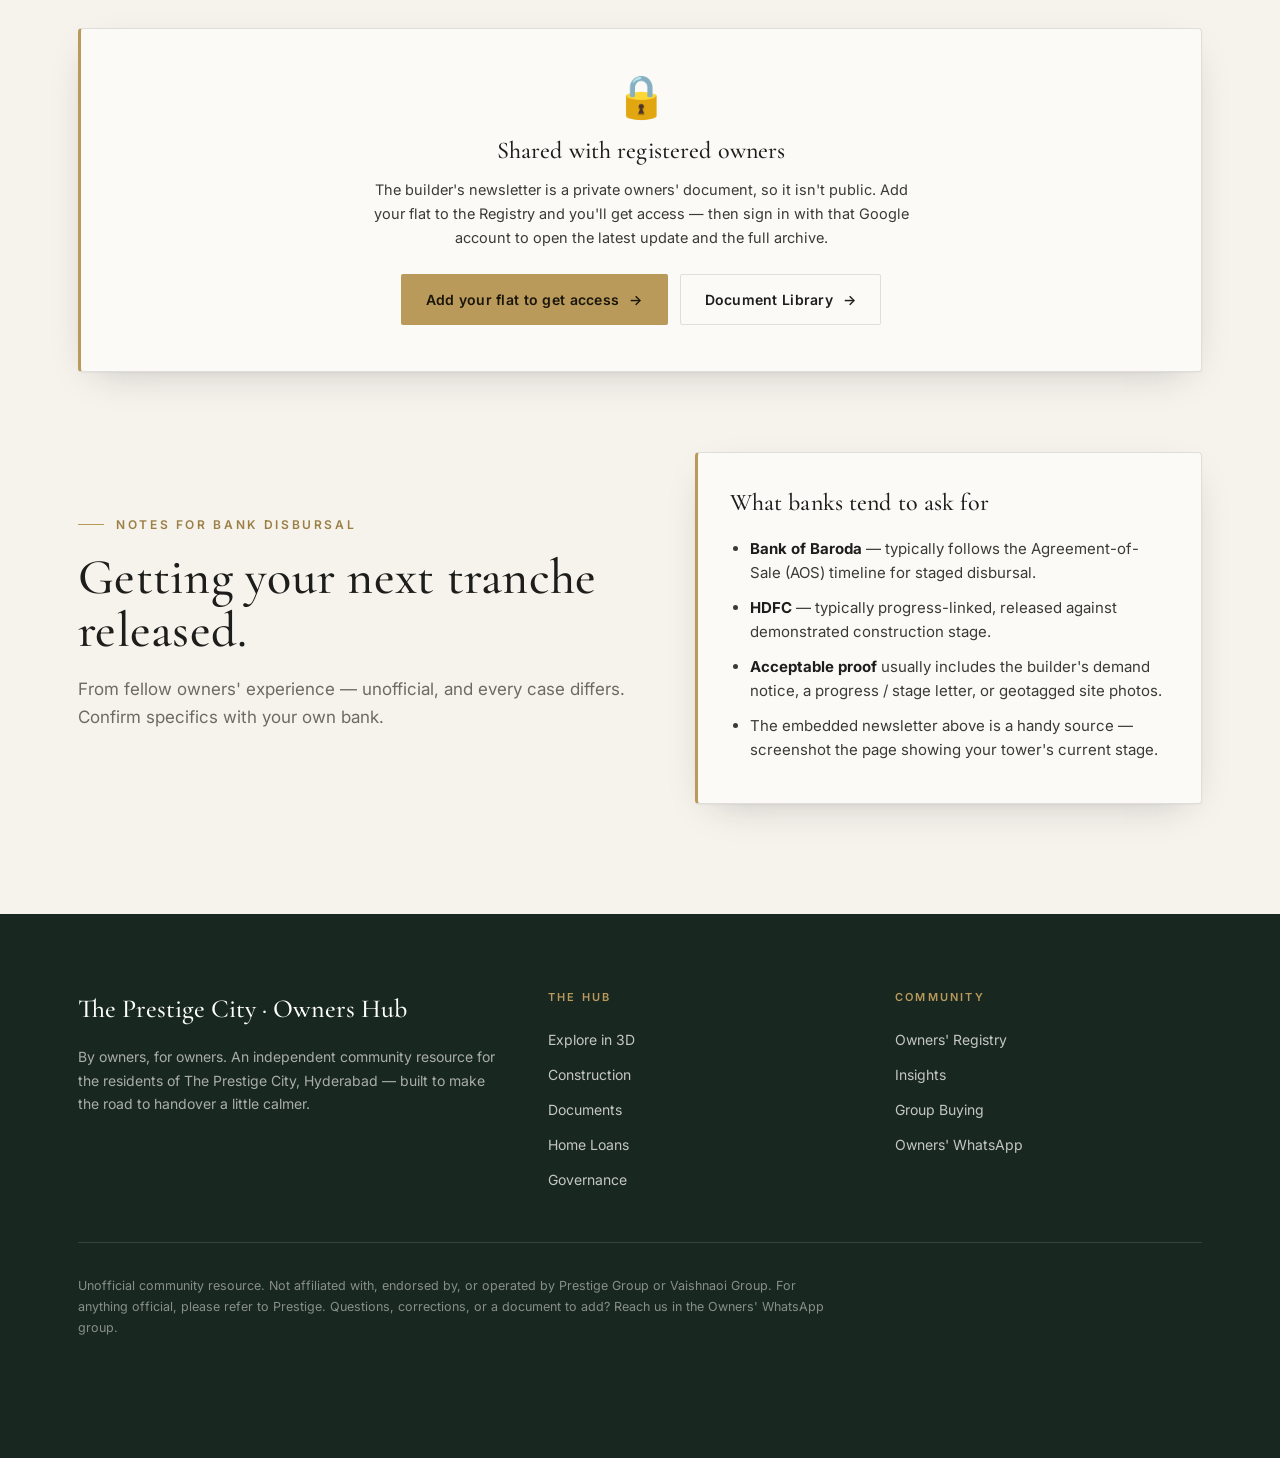
<file: construction.html>
<!doctype html>
<html lang="en">
<head>
  <meta charset="utf-8" />
  <meta name="viewport" content="width=device-width, initial-scale=1" />

  <!-- Google Analytics (GA4) -->
  <script async src="https://www.googletagmanager.com/gtag/js?id=G-R17JKPB0KC"></script>
  <script>
    window.dataLayer = window.dataLayer || [];
    function gtag(){dataLayer.push(arguments);}
    gtag('js', new Date());
    gtag('config', 'G-R17JKPB0KC');
  </script>
  <title>Construction — TPCH Owners Hub</title>
  <meta name="description" content="Follow The Prestige City Hyderabad as it rises — the latest Prestige newsletter embedded in full, the complete newsletter archive, and guidance for bank disbursal." />
  <link rel="canonical" href="https://tpch.in/construction.html" />

  <!-- Social / share -->
  <link rel="icon" href="favicon.svg" type="image/svg+xml" />
  <meta name="theme-color" content="#20362E" />
  <meta property="og:type" content="website" />
  <meta property="og:site_name" content="TPCH Owners Hub" />
  <meta property="og:title" content="Construction — TPCH Owners Hub" />
  <meta property="og:description" content="Tower-by-tower progress, the latest Prestige newsletter embedded in full, and bank-disbursal guidance for The Prestige City Hyderabad." />
  <meta property="og:url" content="https://tpch.in/construction.html" />
  <meta property="og:image" content="https://tpch.in/og-image.png" />
  <meta property="og:image:width" content="1200" />
  <meta property="og:image:height" content="630" />
  <meta name="twitter:card" content="summary_large_image" />
  <meta name="twitter:title" content="Construction — TPCH Owners Hub" />
  <meta name="twitter:description" content="Tower-by-tower progress and the latest builder newsletter for The Prestige City Hyderabad." />
  <meta name="twitter:image" content="https://tpch.in/og-image.png" />

  <link rel="preconnect" href="https://fonts.googleapis.com" />
  <link rel="preconnect" href="https://fonts.gstatic.com" crossorigin />
  <link href="https://fonts.googleapis.com/css2?family=Cormorant+Garamond:ital,wght@0,400;0,500;0,600;1,400&family=Inter:wght@400;500;600;700&display=swap" rel="stylesheet" />

  <link rel="stylesheet" href="styles.css" />
</head>
<body>

  <!-- ===================== NAV ===================== -->
  <header class="nav" id="nav">
    <div class="bar">
      <a class="brand" href="index.html" aria-label="TPCH Owners Hub home">
        <span class="mark">P</span>
        <span class="bt">The Prestige City<small>Owners Hub · Hyderabad</small></span>
      </a>
      <nav class="links">
        <a href="explore.html">Explore</a>
        <a href="construction.html">Construction</a>
        <a href="documents.html">Documents</a>
        <a href="finance.html">Finance</a>
        <a href="governance.html">Governance</a>
        <a href="index.html#community">Community</a>
      </nav>
    </div>
  </header>

  <!-- ===================== SUBHEAD ===================== -->
  <section class="subhead">
    <div class="wrap">
      <span class="kicker reveal">Construction</span>
      <h1 class="title reveal">Follow every floor as it rises.</h1>
      <p class="lead reveal">The newest Prestige newsletter is embedded below in full — tower-by-tower progress with site photos, so you can screenshot the exact page your bank needs. Every past update stays one click away.</p>
    </div>
  </section>

  <!-- ===================== PROJECT PULSE MINI ===================== -->
  <section class="band pulse" style="padding:70px 0">
    <div class="wrap">
      <div class="stats reveal">
        <div class="stat"><div class="n"><b>13</b></div><div class="l">Towers</div></div>
        <div class="stat"><div class="n"><b>4,647</b></div><div class="l">Apartments</div></div>
        <div class="stat"><div class="n">Sep <b>’26</b></div><div class="l">Latest Newsletter</div></div>
        <div class="stat"><div class="n"><b>2027</b></div><div class="l">Targeted Handover</div></div>
      </div>
    </div>
  </section>

  <!-- ===================== PHASE RAIL ===================== -->
  <section class="band" style="padding:90px 0 40px">
    <div class="wrap">
      <div class="head reveal">
        <span class="kicker">Where the project stands</span>
        <h2>The journey to handover.</h2>
        <p>A calm, project-wide view of the stages — built with Mivan aluminium formwork, so walls and slabs are cast as monolithic RCC (no conventional block masonry). Refreshed from each Prestige newsletter, not tracked tower-by-tower.</p>
      </div>
      <div class="phaserail reveal">
        <div class="phase done"><div class="dot"></div><div class="p">Excavation &amp; Foundation</div><div class="st">Complete</div></div>
        <div class="phase done"><div class="dot"></div><div class="p">Basement &amp; Podium</div><div class="st">Complete</div></div>
        <div class="phase active"><div class="dot"></div><div class="p">Superstructure — Mivan cast</div><div class="st">In progress</div></div>
        <div class="phase"><div class="dot"></div><div class="p">Internal Finishes &amp; MEP</div><div class="st">Upcoming</div></div>
        <div class="phase"><div class="dot"></div><div class="p">Façade &amp; External Works</div><div class="st">Upcoming</div></div>
        <div class="phase"><div class="dot"></div><div class="p">Handover</div><div class="st">Targeted 2027</div></div>
      </div>
      <p class="reveal" style="margin:20px 0 0;font-size:13.5px;color:var(--muted)"><b style="color:var(--gold-deep)">As of the September 2026 newsletter:</b> terrace works are complete on Towers 1, 2, 3, 4, 5, 6 and 12. Slab casting continues on Tower 13 (40th floor), Tower 11 (39th), Tower 7 (33rd), Tower 10 (31st) and Towers 8 &amp; 9 (13th). The clubhouse and external areas are in progress. Source: Prestige newsletter, September 2026.</p>
    </div>
  </section>

  <!-- ===================== LATEST NEWSLETTER (members only — gated, no public embed) ===================== -->
  <section class="band" style="padding:50px 0 40px">
    <div class="wrap">
      <div class="head reveal">
        <span class="kicker">Latest builder update · Members only</span>
        <h2>Prestige Newsletter — September 2026 <span class="memlock" title="Members only — registered owners">🔒</span></h2>
        <p>Tower-by-tower progress, 35 pages. Registered owners can open it and screenshot the exact page their bank needs for disbursal.</p>
      </div>
      <div class="notecard reveal" style="border-left-color:var(--gold);text-align:center;padding:46px 32px">
        <div style="font-size:42px;line-height:1">🔒</div>
        <h3 style="margin:14px 0 8px">Shared with registered owners</h3>
        <p style="margin:0 auto 24px;max-width:560px;color:var(--graphite-soft);font-size:14.5px;line-height:1.65">The builder's newsletter is a private owners' document, so it isn't public. Add your flat to the Registry and you'll get access — then sign in with that Google account to open the latest update and the full archive.</p>
        <div style="display:flex;gap:12px;flex-wrap:wrap;justify-content:center">
          <a class="btn btn-gold" data-mdoc="newsletter" href="documents.html">Add your flat to get access <span class="arw">→</span></a>
          <a class="btn btn-outline" href="documents.html">Document Library <span class="arw">→</span></a>
        </div>
      </div>
    </div>
  </section>

  <!-- ===================== BANK DISBURSAL NOTE ===================== -->
  <section class="band" style="padding:40px 0 110px">
    <div class="wrap">
      <div class="feature">
        <div class="copy reveal">
          <div class="head" style="margin-bottom:20px">
            <span class="kicker">Notes for bank disbursal</span>
            <h2>Getting your next tranche released.</h2>
            <p>From fellow owners' experience — unofficial, and every case differs. Confirm specifics with your own bank.</p>
          </div>
        </div>
        <div class="notecard reveal">
          <h3>What banks tend to ask for</h3>
          <ul>
            <li><b>Bank of Baroda</b> — typically follows the Agreement-of-Sale (AOS) timeline for staged disbursal.</li>
            <li><b>HDFC</b> — typically progress-linked, released against demonstrated construction stage.</li>
            <li><b>Acceptable proof</b> usually includes the builder's demand notice, a progress / stage letter, or geotagged site photos.</li>
            <li>The embedded newsletter above is a handy source — screenshot the page showing your tower's current stage.</li>
          </ul>
        </div>
      </div>
    </div>
  </section>

  <!-- ===================== FOOTER ===================== -->
  <footer class="foot">
    <div class="wrap">
      <div class="top">
        <div>
          <h4>The Prestige City · Owners Hub</h4>
          <p>By owners, for owners. An independent community resource for the residents of The Prestige City, Hyderabad — built to make the road to handover a little calmer.</p>
        </div>
        <div class="col">
          <h5>The Hub</h5>
          <a href="explore.html">Explore in 3D</a>
          <a href="construction.html">Construction</a>
          <a href="documents.html">Documents</a>
          <a href="finance.html">Home Loans</a>
          <a href="governance.html">Governance</a>
        </div>
        <div class="col">
          <h5>Community</h5>
          <a href="index.html#community">Owners' Registry</a>
          <a href="index.html#community">Insights</a>
          <a href="index.html#community">Group Buying</a>
          <a data-mdoc="whatsapp" data-keeptext href="index.html#owner-signin">Owners' WhatsApp</a>
        </div>
      </div>
      <p class="disc">
        Unofficial community resource. Not affiliated with, endorsed by, or operated by Prestige Group or Vaishnaoi Group. For anything official, please refer to Prestige. Questions, corrections, or a document to add? Reach us in the Owners' WhatsApp group.
      </p>
    </div>
  </footer>

  <!-- ===================== MOBILE TAB BAR ===================== -->
  <nav class="tabbar" aria-label="Primary">
    <a href="index.html#top"><span class="i">⌂</span>Home</a>
    <a href="construction.html" class="active"><span class="i">🏗</span>Construction</a>
    <a href="documents.html"><span class="i">📁</span>Docs</a>
    <a href="index.html#community"><span class="i">👥</span>Community</a>
  </nav>

  <script src="app.js"></script>
</body>
</html>
</file>
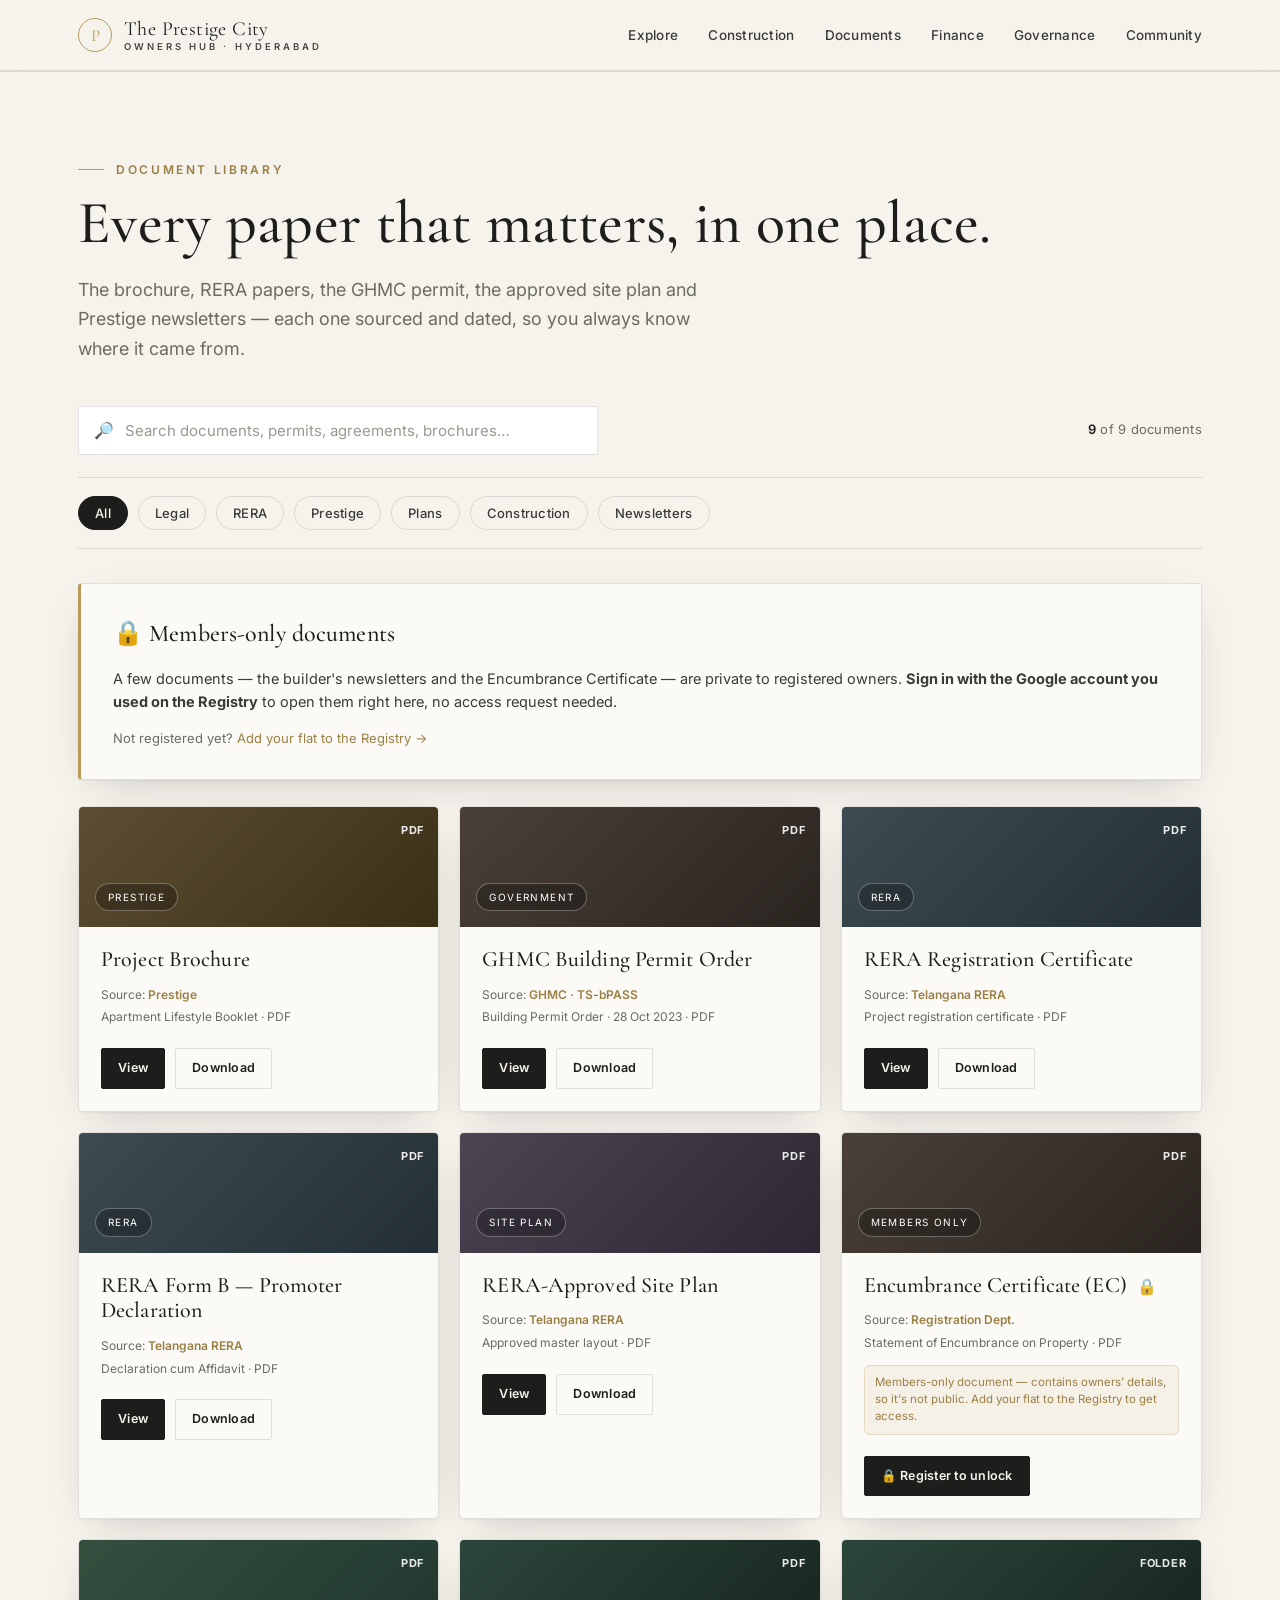
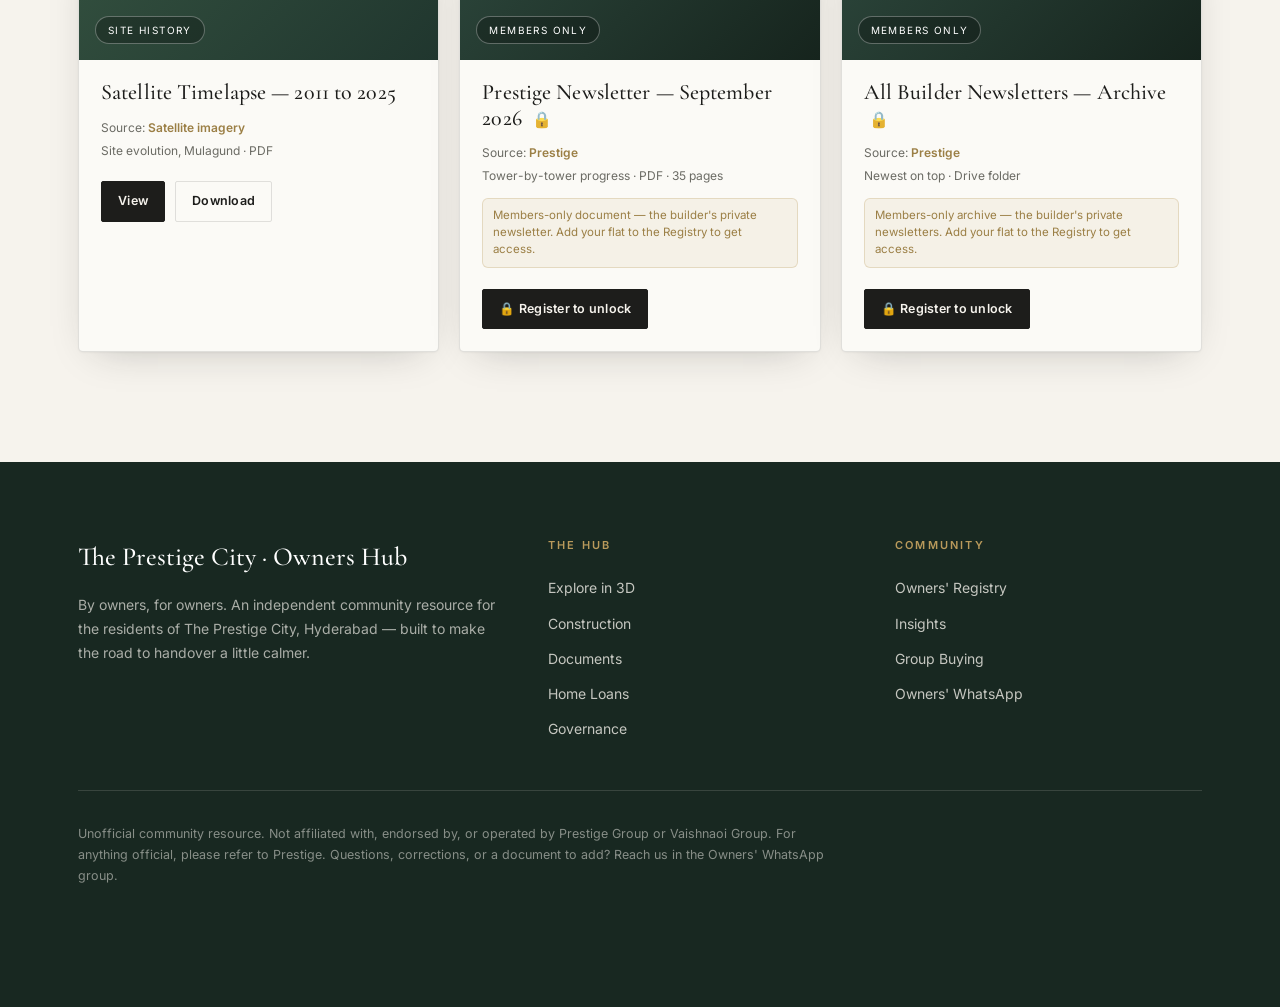
<file: documents.html>
<!doctype html>
<html lang="en">
<head>
  <meta charset="utf-8" />
  <meta name="viewport" content="width=device-width, initial-scale=1" />

  <!-- Google Analytics (GA4) -->
  <script async src="https://www.googletagmanager.com/gtag/js?id=G-R17JKPB0KC"></script>
  <script>
    window.dataLayer = window.dataLayer || [];
    function gtag(){dataLayer.push(arguments);}
    gtag('js', new Date());
    gtag('config', 'G-R17JKPB0KC');
  </script>
  <title>Document Library — TPCH Owners Hub</title>
  <meta name="description" content="Every paper that matters for The Prestige City Hyderabad — the brochure, RERA papers, the GHMC permit, site plan and newsletters — sourced, dated and searchable." />
  <link rel="canonical" href="https://tpch.in/documents.html" />

  <!-- Social / share -->
  <link rel="icon" href="favicon.svg" type="image/svg+xml" />
  <meta name="theme-color" content="#20362E" />
  <meta property="og:type" content="website" />
  <meta property="og:site_name" content="TPCH Owners Hub" />
  <meta property="og:title" content="Document Library — TPCH Owners Hub" />
  <meta property="og:description" content="The brochure, RERA certificate and papers, the GHMC permit, the approved site plan and newsletters — sourced, dated and searchable." />
  <meta property="og:url" content="https://tpch.in/documents.html" />
  <meta property="og:image" content="https://tpch.in/og-image.png" />
  <meta property="og:image:width" content="1200" />
  <meta property="og:image:height" content="630" />
  <meta name="twitter:card" content="summary_large_image" />
  <meta name="twitter:title" content="Document Library — TPCH Owners Hub" />
  <meta name="twitter:description" content="Every paper that matters for The Prestige City Hyderabad — sourced, dated and searchable." />
  <meta name="twitter:image" content="https://tpch.in/og-image.png" />

  <!-- Fonts -->
  <link rel="preconnect" href="https://fonts.googleapis.com" />
  <link rel="preconnect" href="https://fonts.gstatic.com" crossorigin />
  <link href="https://fonts.googleapis.com/css2?family=Cormorant+Garamond:ital,wght@0,400;0,500;0,600;1,400&family=Inter:wght@400;500;600;700&display=swap" rel="stylesheet" />

  <link rel="stylesheet" href="styles.css" />
</head>
<body>

  <!-- ===================== NAV ===================== -->
  <header class="nav" id="nav">
    <div class="bar">
      <a class="brand" href="index.html" aria-label="TPCH Owners Hub home">
        <span class="mark">P</span>
        <span class="bt">The Prestige City<small>Owners Hub · Hyderabad</small></span>
      </a>
      <nav class="links">
        <a href="explore.html">Explore</a>
        <a href="construction.html">Construction</a>
        <a href="documents.html">Documents</a>
        <a href="finance.html">Finance</a>
        <a href="governance.html">Governance</a>
        <a href="index.html#community">Community</a>
      </nav>
    </div>
  </header>

  <!-- ===================== SUBHEAD ===================== -->
  <section class="subhead">
    <div class="wrap">
      <span class="kicker reveal">Document Library</span>
      <h1 class="title reveal">Every paper that matters, in one place.</h1>
      <p class="lead reveal">The brochure, RERA papers, the GHMC permit, the approved site plan and Prestige newsletters — each one sourced and dated, so you always know where it came from.</p>
    </div>
  </section>

  <!-- ===================== LIBRARY ===================== -->
  <section class="libwrap">
    <div class="wrap">

      <div class="toolbar reveal">
        <div class="search">
          <span class="mag">🔎</span>
          <input id="q" type="search" placeholder="Search documents, permits, agreements, brochures…" aria-label="Search documents" />
        </div>
        <div class="count"><b id="shown">0</b> of <span id="total">0</span> documents</div>
      </div>

      <div class="filters reveal" id="filters">
        <button class="filter active" data-filter="all">All</button>
        <button class="filter" data-filter="legal">Legal</button>
        <button class="filter" data-filter="rera">RERA</button>
        <button class="filter" data-filter="prestige">Prestige</button>
        <button class="filter" data-filter="floorplans">Plans</button>
        <button class="filter" data-filter="construction">Construction</button>
        <button class="filter" data-filter="newsletters">Newsletters</button>
      </div>

      <!-- Members-only unlock: sign in with the registered Google account to reveal the private docs -->
      <div class="notecard reveal" id="mdoc-gate" style="border-left-color:var(--gold);margin:0 0 26px">
        <h3 style="margin-top:0">🔒 Members-only documents</h3>
        <p style="margin:0 0 14px;color:var(--graphite-soft);font-size:14.5px;line-height:1.6">A few documents — the builder's newsletters and the Encumbrance Certificate — are private to registered owners. <b>Sign in with the Google account you used on the Registry</b> to open them right here, no access request needed.</p>
        <div id="mdoc-btn"></div>
        <p id="mdoc-status" style="margin:12px 0 0;font-size:13.5px;color:var(--muted)"></p>
        <p style="margin:8px 0 0;font-size:13px;color:var(--muted)">Not registered yet? <a href="index.html#community" style="color:var(--gold-deep)">Add your flat to the Registry →</a></p>
      </div>

      <div class="doclist" id="doclist">

        <article class="docitem" data-cat="prestige">
          <div class="thumb"><span class="fmt">PDF</span><span class="badge">Prestige</span></div>
          <div class="db">
            <h3>Project Brochure</h3>
            <div class="src">Source: <b>Prestige</b></div>
            <div class="src">Apartment Lifestyle Booklet · PDF</div>
            <div class="actions">
              <a class="view" href="https://drive.google.com/file/d/1SqJHzMAiYyVJ1UMFTz1FUFLFIep1nkst/view" target="_blank" rel="noopener">View</a>
              <a class="dl" href="https://drive.google.com/uc?export=download&amp;id=1SqJHzMAiYyVJ1UMFTz1FUFLFIep1nkst" target="_blank" rel="noopener">Download</a>
            </div>
          </div>
        </article>

        <article class="docitem" data-cat="legal">
          <div class="thumb"><span class="fmt">PDF</span><span class="badge">Government</span></div>
          <div class="db">
            <h3>GHMC Building Permit Order</h3>
            <div class="src">Source: <b>GHMC · TS-bPASS</b></div>
            <div class="src">Building Permit Order · 28 Oct 2023 · PDF</div>
            <div class="actions">
              <a class="view" href="https://drive.google.com/file/d/12mCZSvjtZzqLMbZK6b74vRQZ-GLSgQFF/view" target="_blank" rel="noopener">View</a>
              <a class="dl" href="https://drive.google.com/uc?export=download&amp;id=12mCZSvjtZzqLMbZK6b74vRQZ-GLSgQFF" target="_blank" rel="noopener">Download</a>
            </div>
          </div>
        </article>

        <article class="docitem" data-cat="rera">
          <div class="thumb"><span class="fmt">PDF</span><span class="badge">RERA</span></div>
          <div class="db">
            <h3>RERA Registration Certificate</h3>
            <div class="src">Source: <b>Telangana RERA</b></div>
            <div class="src">Project registration certificate · PDF</div>
            <div class="actions">
              <a class="view" href="https://drive.google.com/file/d/110pO0RETrkcGLmdT0qGMOWK4UDYg0YlN/view" target="_blank" rel="noopener">View</a>
              <a class="dl" href="https://drive.google.com/uc?export=download&amp;id=110pO0RETrkcGLmdT0qGMOWK4UDYg0YlN" target="_blank" rel="noopener">Download</a>
            </div>
          </div>
        </article>

        <article class="docitem" data-cat="rera">
          <div class="thumb"><span class="fmt">PDF</span><span class="badge">RERA</span></div>
          <div class="db">
            <h3>RERA Form B — Promoter Declaration</h3>
            <div class="src">Source: <b>Telangana RERA</b></div>
            <div class="src">Declaration cum Affidavit · PDF</div>
            <div class="actions">
              <a class="view" href="https://drive.google.com/file/d/1OM-3rQPTL21XFAJwmdvIGyGMtbp0iF14/view" target="_blank" rel="noopener">View</a>
              <a class="dl" href="https://drive.google.com/uc?export=download&amp;id=1OM-3rQPTL21XFAJwmdvIGyGMtbp0iF14" target="_blank" rel="noopener">Download</a>
            </div>
          </div>
        </article>

        <article class="docitem" data-cat="floorplans">
          <div class="thumb"><span class="fmt">PDF</span><span class="badge">Site Plan</span></div>
          <div class="db">
            <h3>RERA-Approved Site Plan</h3>
            <div class="src">Source: <b>Telangana RERA</b></div>
            <div class="src">Approved master layout · PDF</div>
            <div class="actions">
              <a class="view" href="https://drive.google.com/file/d/1wmvFWt7eTyO-6-RUQ69m1VIn5OAZMirt/view" target="_blank" rel="noopener">View</a>
              <a class="dl" href="https://drive.google.com/uc?export=download&amp;id=1wmvFWt7eTyO-6-RUQ69m1VIn5OAZMirt" target="_blank" rel="noopener">Download</a>
            </div>
          </div>
        </article>

        <article class="docitem" data-cat="legal">
          <div class="thumb"><span class="fmt">PDF</span><span class="badge">Members only</span></div>
          <div class="db">
            <h3>Encumbrance Certificate (EC) <span class="memlock" title="Members only — sign in with your owner Google account">🔒</span></h3>
            <div class="src">Source: <b>Registration Dept.</b></div>
            <div class="src">Statement of Encumbrance on Property · PDF</div>
            <div class="src memnote">Members-only document — contains owners' details, so it's not public. Add your flat to the Registry to get access.</div>
            <div class="actions">
              <a class="view" data-mdoc="ec" href="index.html#community">🔒 Register to unlock</a>
            </div>
          </div>
        </article>

        <article class="docitem" data-cat="construction">
          <div class="thumb"><span class="fmt">PDF</span><span class="badge">Site History</span></div>
          <div class="db">
            <h3>Satellite Timelapse — 2011 to 2025</h3>
            <div class="src">Source: <b>Satellite imagery</b></div>
            <div class="src">Site evolution, Mulagund · PDF</div>
            <div class="actions">
              <a class="view" href="https://drive.google.com/file/d/1tFjruKk2OhMwMdqnTp3QId3835qRQQSR/view" target="_blank" rel="noopener">View</a>
              <a class="dl" href="https://drive.google.com/uc?export=download&amp;id=1tFjruKk2OhMwMdqnTp3QId3835qRQQSR" target="_blank" rel="noopener">Download</a>
            </div>
          </div>
        </article>

        <article class="docitem" data-cat="newsletters">
          <div class="thumb"><span class="fmt">PDF</span><span class="badge">Members only</span></div>
          <div class="db">
            <h3>Prestige Newsletter — September 2026 <span class="memlock" title="Members only — sign in with your owner Google account">🔒</span></h3>
            <div class="src">Source: <b>Prestige</b></div>
            <div class="src">Tower-by-tower progress · PDF · 35 pages</div>
            <div class="src memnote">Members-only document — the builder's private newsletter. Add your flat to the Registry to get access.</div>
            <div class="actions">
              <a class="view" data-mdoc="newsletter" href="index.html#community">🔒 Register to unlock</a>
            </div>
          </div>
        </article>

        <article class="docitem" data-cat="newsletters">
          <div class="thumb"><span class="fmt">FOLDER</span><span class="badge">Members only</span></div>
          <div class="db">
            <h3>All Builder Newsletters — Archive <span class="memlock" title="Members only — sign in with your owner Google account">🔒</span></h3>
            <div class="src">Source: <b>Prestige</b></div>
            <div class="src">Newest on top · Drive folder</div>
            <div class="src memnote">Members-only archive — the builder's private newsletters. Add your flat to the Registry to get access.</div>
            <div class="actions">
              <a class="view" data-mdoc="archive" href="index.html#community">🔒 Register to unlock</a>
            </div>
          </div>
        </article>

      </div>

      <div class="noresults" id="noresults">No documents match that search.</div>
    </div>
  </section>

  <!-- ===================== FOOTER ===================== -->
  <footer class="foot">
    <div class="wrap">
      <div class="top">
        <div>
          <h4>The Prestige City · Owners Hub</h4>
          <p>By owners, for owners. An independent community resource for the residents of The Prestige City, Hyderabad — built to make the road to handover a little calmer.</p>
        </div>
        <div class="col">
          <h5>The Hub</h5>
          <a href="explore.html">Explore in 3D</a>
          <a href="construction.html">Construction</a>
          <a href="documents.html">Documents</a>
          <a href="finance.html">Home Loans</a>
          <a href="governance.html">Governance</a>
        </div>
        <div class="col">
          <h5>Community</h5>
          <a href="index.html#community">Owners' Registry</a>
          <a href="index.html#community">Insights</a>
          <a href="index.html#community">Group Buying</a>
          <a data-mdoc="whatsapp" data-keeptext href="index.html#owner-signin">Owners' WhatsApp</a>
        </div>
      </div>
      <p class="disc">
        Unofficial community resource. Not affiliated with, endorsed by, or operated by Prestige Group or Vaishnaoi Group. For anything official, please refer to Prestige. Questions, corrections, or a document to add? Reach us in the Owners' WhatsApp group.
      </p>
    </div>
  </footer>

  <!-- ===================== MOBILE TAB BAR ===================== -->
  <nav class="tabbar" aria-label="Primary">
    <a href="index.html#top"><span class="i">⌂</span>Home</a>
    <a href="index.html#construction"><span class="i">🏗</span>Construction</a>
    <a href="documents.html" class="active"><span class="i">📁</span>Docs</a>
    <a href="index.html#community"><span class="i">👥</span>Community</a>
  </nav>

  <script src="app.js"></script>
  <script>
    // Document library: filter chips + live search
    (function(){
      var items = Array.prototype.slice.call(document.querySelectorAll('.docitem'));
      var chips = Array.prototype.slice.call(document.querySelectorAll('.filter'));
      var q = document.getElementById('q');
      var shown = document.getElementById('shown');
      var total = document.getElementById('total');
      var noresults = document.getElementById('noresults');
      var activeCat = 'all';

      total.textContent = items.length;

      function apply(){
        var term = (q.value || '').trim().toLowerCase();
        var count = 0;
        items.forEach(function(el){
          var catOk = activeCat === 'all' || el.getAttribute('data-cat') === activeCat;
          var textOk = !term || el.textContent.toLowerCase().indexOf(term) !== -1;
          var visible = catOk && textOk;
          el.classList.toggle('hide', !visible);
          if(visible) count++;
        });
        shown.textContent = count;
        noresults.classList.toggle('show', count === 0);
      }

      chips.forEach(function(chip){
        chip.addEventListener('click', function(){
          chips.forEach(function(c){ c.classList.remove('active'); });
          chip.classList.add('active');
          activeCat = chip.getAttribute('data-filter');
          apply();
        });
      });
      q.addEventListener('input', apply);
      apply();
    })();
  </script>

  <!-- Members-only unlock: Sign in with Google → verify against the Registry → reveal the private doc links -->
  <script src="https://accounts.google.com/gsi/client" async defer></script>
  <script>
  (function(){
    var CLIENT_ID='174865097267-vt5iq4fr1rc518qei72a0t1g63jpadro.apps.googleusercontent.com';
    var EXEC='https://script.google.com/macros/s/AKfycbw8MaBdJJPIb8XyP73k1_IwwTwauXKin5R6-NXEr-Q4P81rrP_JHJTYJYLOCl3QREO8/exec';
    function status(t,c){ var s=document.getElementById('mdoc-status'); if(s){ s.textContent=t; s.style.color=c||'var(--muted)'; } }
    window.__memberDocs=function(res){
      if(res && res.member && res.docs){
        if(window.tpchUnlockDocs) window.tpchUnlockDocs(res);
        status('✓ Unlocked — the members-only documents below are now open.','var(--forest)');
        var b=document.getElementById('mdoc-btn'); if(b) b.style.display='none';
      } else {
        var g=document.getElementById('mdoc-status');
        if(g){ g.innerHTML='That Google account isn’t in the Registry yet. <a href="index.html#community" style="color:var(--gold-deep)">Add your flat →</a>'; g.style.color='var(--muted)'; }
      }
    };
    // Already signed in earlier this session? app.js has restored the unlock — reflect it here.
    if(window.__tpchMemberDocs){ status('✓ Signed in — your members-only documents are open below.','var(--forest)'); var b0=document.getElementById('mdoc-btn'); if(b0) b0.style.display='none'; }
    function init(){
      if(!(window.google&&google.accounts&&google.accounts.id)) return false;
      try{
        google.accounts.id.initialize({ client_id:CLIENT_ID, callback:function(resp){
          if(resp&&resp.credential){
            status('Checking your Registry…');
            var sc=document.createElement('script');
            sc.src=EXEC+'?action=member&callback=__memberDocs&idtoken='+encodeURIComponent(resp.credential);
            sc.onerror=function(){ status('Couldn’t verify right now — please try again.'); };
            document.head.appendChild(sc);
          }
        }});
        var el=document.getElementById('mdoc-btn'); if(el) google.accounts.id.renderButton(el,{theme:'filled_black',size:'large',text:'signin_with',shape:'pill'});
      }catch(e){}
      return true;
    }
    var n=0,t=setInterval(function(){ n++; if(init()||n>60) clearInterval(t); },150);
  })();
  </script>
</body>
</html>
</file>
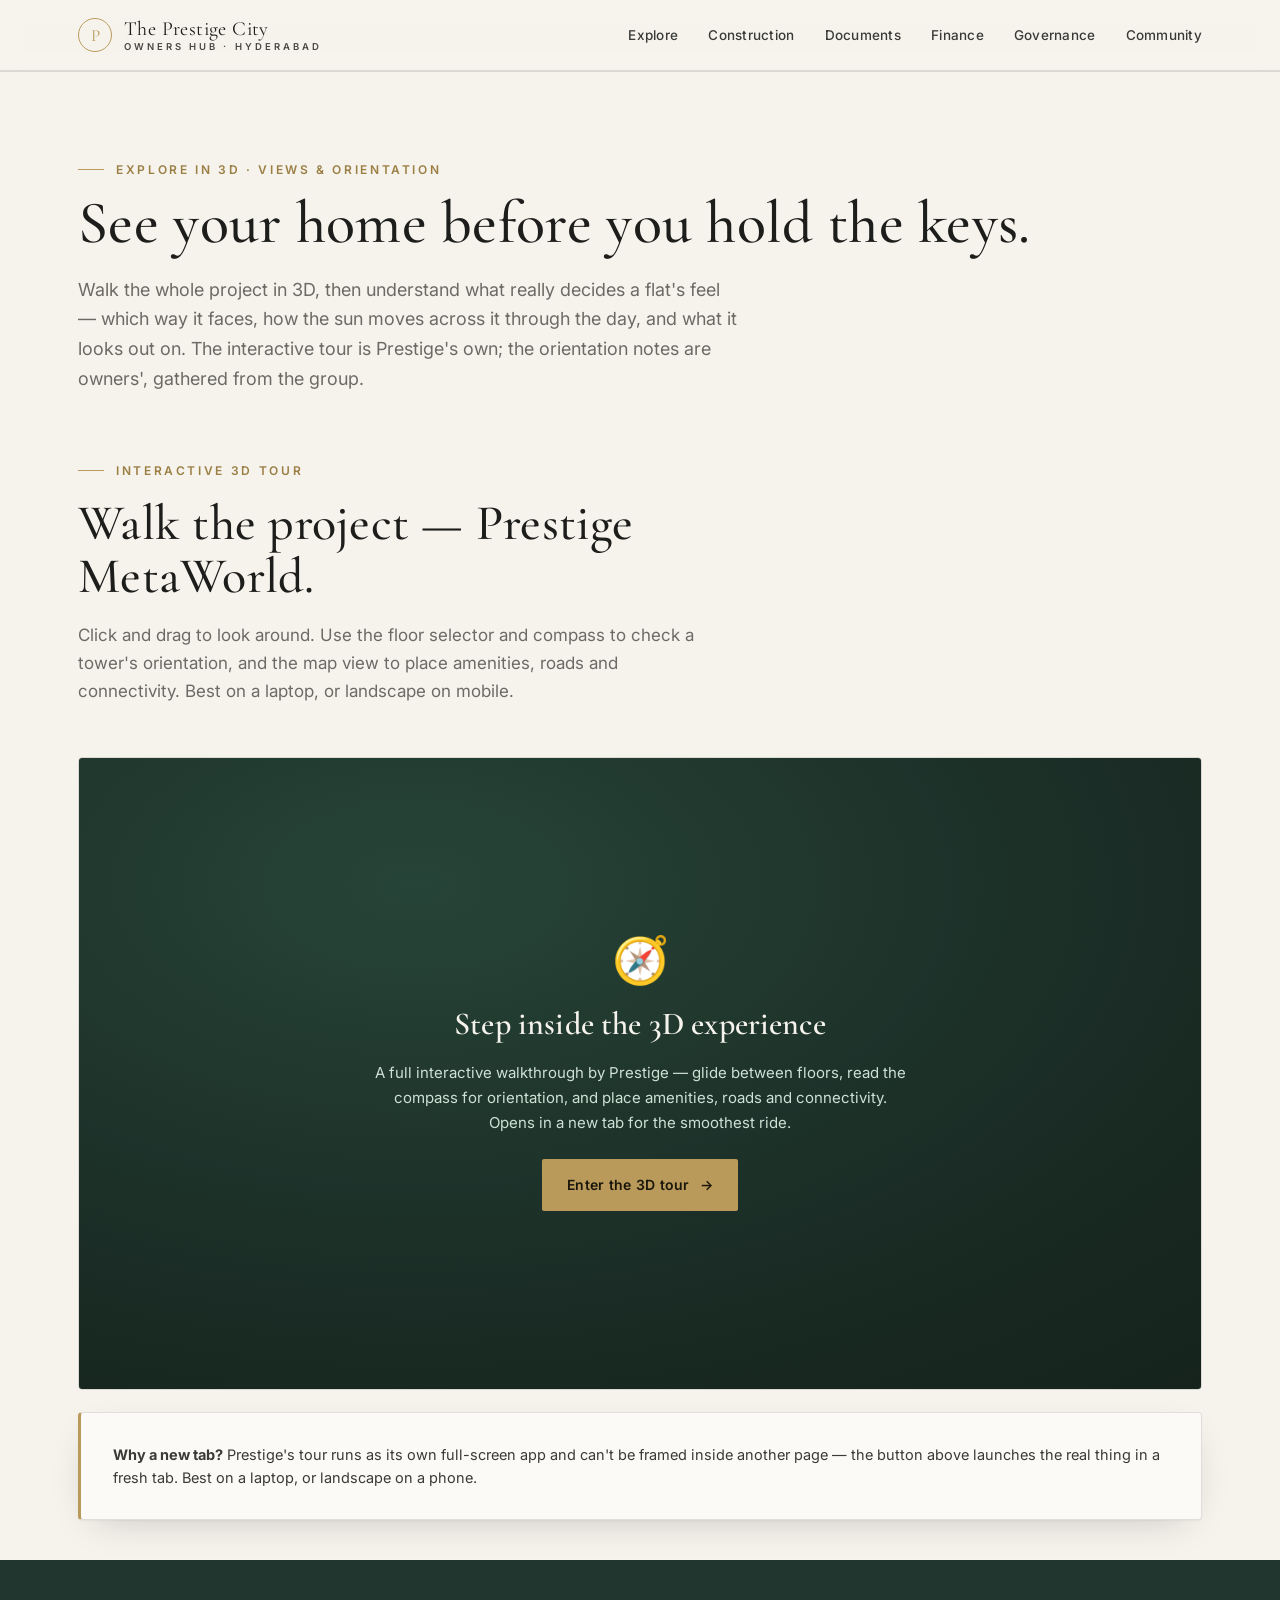
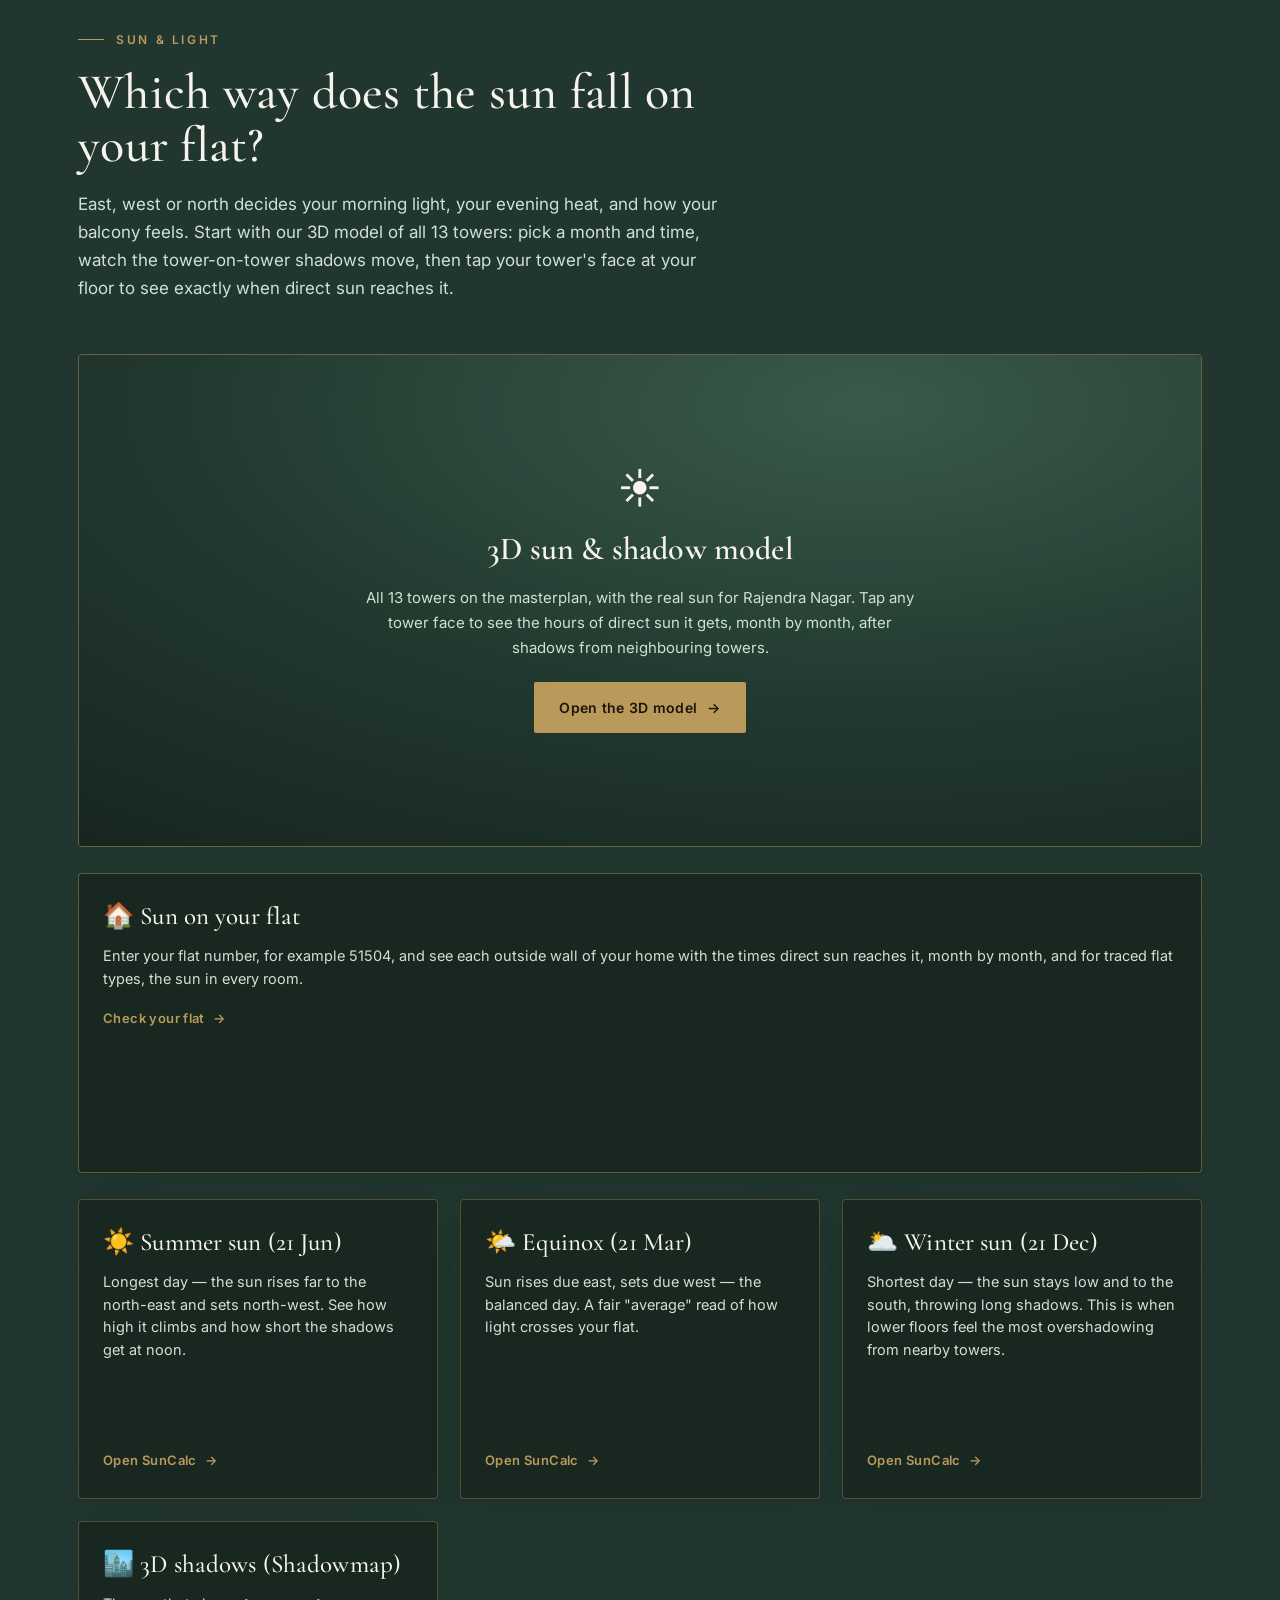
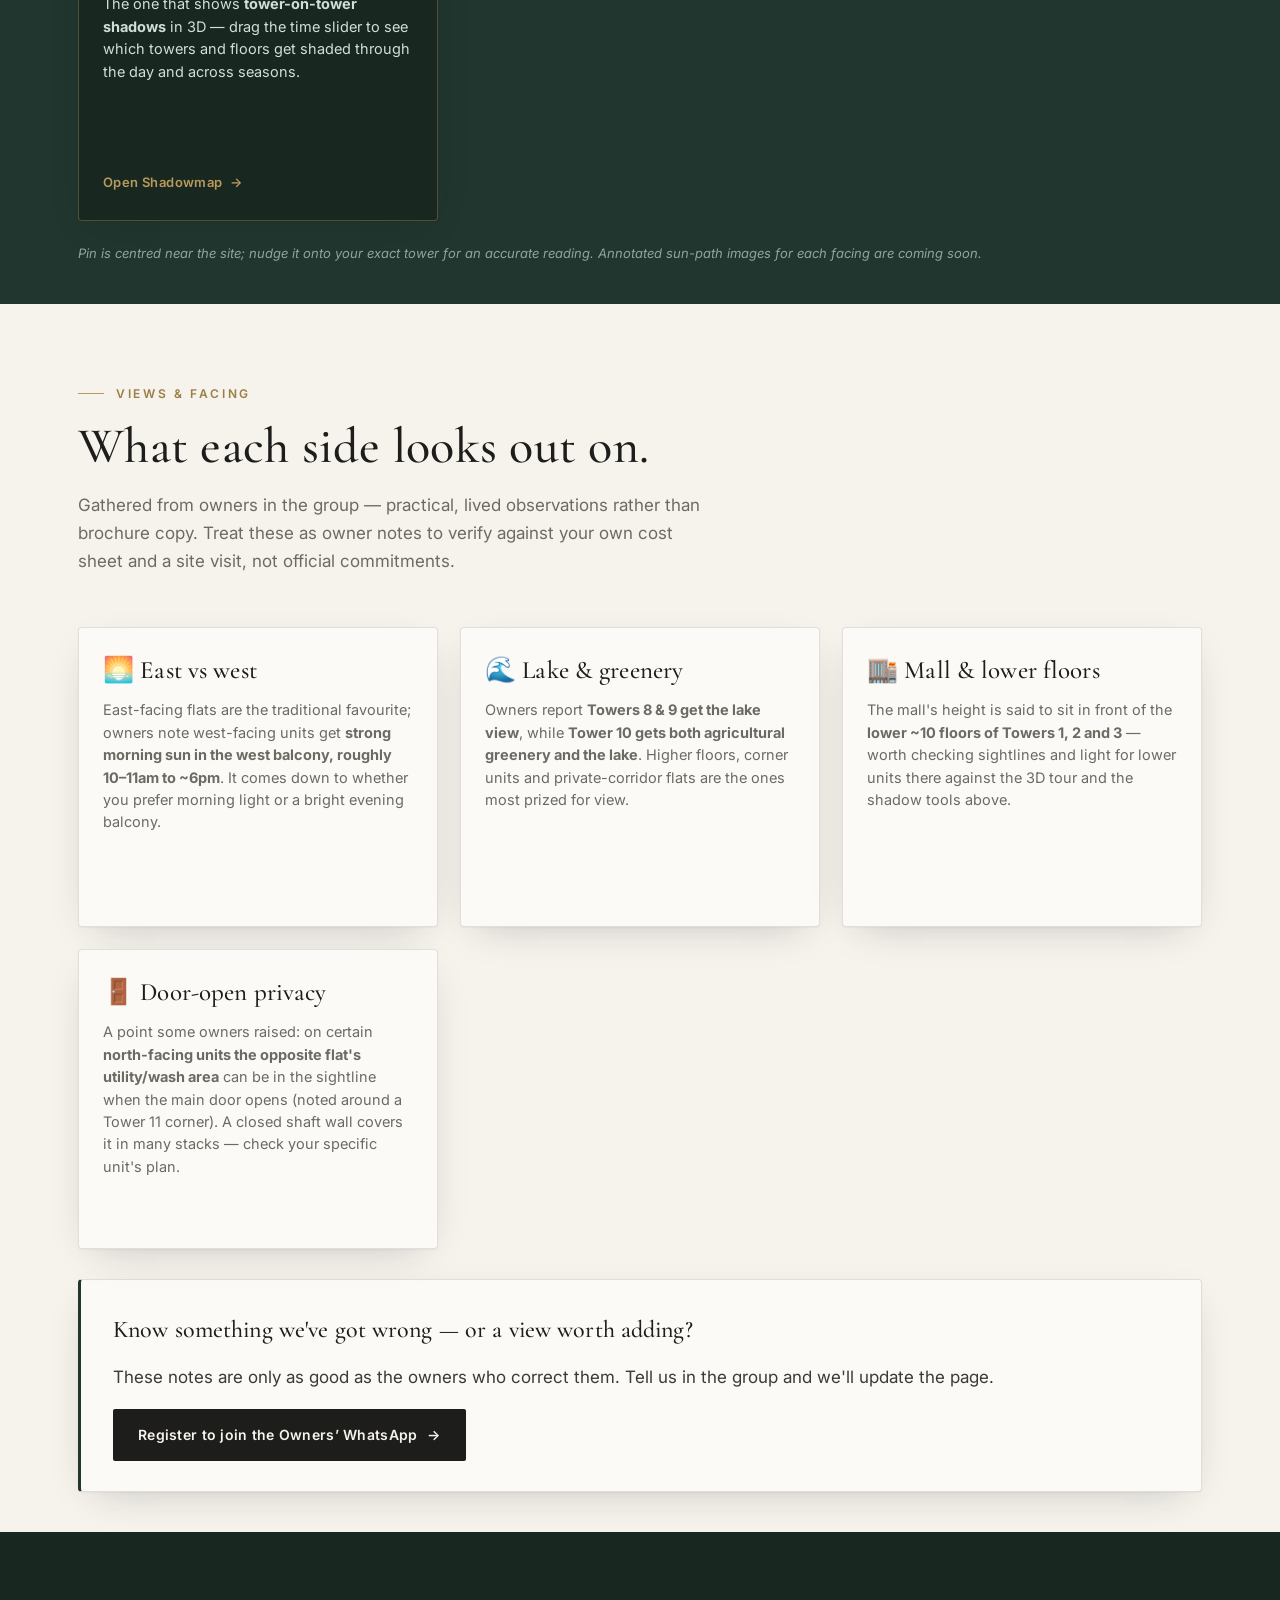
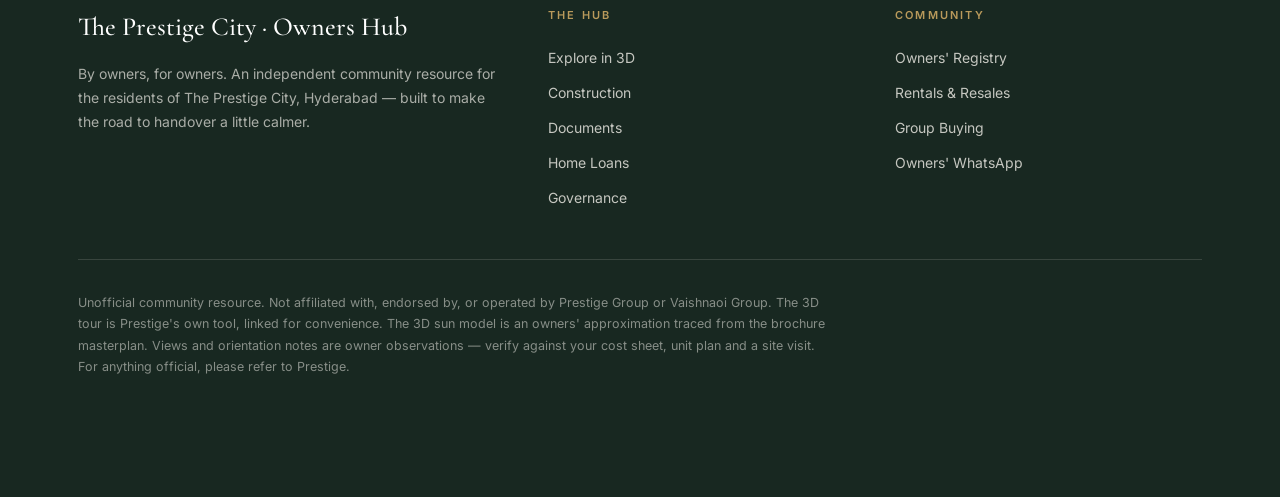
<file: explore.html>
<!doctype html>
<html lang="en">
<head>
  <meta charset="utf-8" />
  <meta name="viewport" content="width=device-width, initial-scale=1" />

  <!-- Google Analytics (GA4) -->
  <script async src="https://www.googletagmanager.com/gtag/js?id=G-R17JKPB0KC"></script>
  <script>
    window.dataLayer = window.dataLayer || [];
    function gtag(){dataLayer.push(arguments);}
    gtag('js', new Date());
    gtag('config', 'G-R17JKPB0KC');
  </script>
  <title>Explore in 3D — Views &amp; Orientation · TPCH Owners Hub</title>
  <meta name="description" content="Walk The Prestige City Hyderabad in 3D, and understand your home's orientation — sun path, light through the day, and tower-by-tower views, from owners' own observations." />
  <link rel="canonical" href="https://tpch.in/explore.html" />

  <!-- Social / share -->
  <link rel="icon" href="favicon.svg" type="image/svg+xml" />
  <meta name="theme-color" content="#20362E" />
  <meta property="og:type" content="website" />
  <meta property="og:site_name" content="TPCH Owners Hub" />
  <meta property="og:title" content="Explore in 3D — Views & Orientation · The Prestige City Hyderabad" />
  <meta property="og:description" content="Walk the project in 3D and understand your home's light and views — sun path through the day and tower-by-tower notes from owners." />
  <meta property="og:url" content="https://tpch.in/explore.html" />
  <meta property="og:image" content="https://tpch.in/og-image.png" />
  <meta property="og:image:width" content="1200" />
  <meta property="og:image:height" content="630" />
  <meta name="twitter:card" content="summary_large_image" />
  <meta name="twitter:title" content="Explore in 3D — Views & Orientation · The Prestige City Hyderabad" />
  <meta name="twitter:description" content="Walk the project in 3D and understand your home's light and views — sun path and tower-by-tower notes from owners." />
  <meta name="twitter:image" content="https://tpch.in/og-image.png" />

  <link rel="preconnect" href="https://fonts.googleapis.com" />
  <link rel="preconnect" href="https://fonts.gstatic.com" crossorigin />
  <link href="https://fonts.googleapis.com/css2?family=Cormorant+Garamond:ital,wght@0,400;0,500;0,600;1,400&family=Inter:wght@400;500;600;700&display=swap" rel="stylesheet" />

  <link rel="stylesheet" href="styles.css" />
</head>
<body>

  <!-- ===================== NAV ===================== -->
  <header class="nav" id="nav">
    <div class="bar">
      <a class="brand" href="index.html" aria-label="TPCH Owners Hub home">
        <span class="mark">P</span>
        <span class="bt">The Prestige City<small>Owners Hub · Hyderabad</small></span>
      </a>
      <nav class="links">
        <a href="explore.html">Explore</a>
        <a href="construction.html">Construction</a>
        <a href="documents.html">Documents</a>
        <a href="finance.html">Finance</a>
        <a href="governance.html">Governance</a>
        <a href="index.html#community">Community</a>
      </nav>
    </div>
  </header>

  <!-- ===================== SUBHEAD ===================== -->
  <section class="subhead">
    <div class="wrap">
      <span class="kicker reveal">Explore in 3D · Views &amp; Orientation</span>
      <h1 class="title reveal">See your home before you hold the keys.</h1>
      <p class="lead reveal">Walk the whole project in 3D, then understand what really decides a flat's feel — which way it faces, how the sun moves across it through the day, and what it looks out on. The interactive tour is Prestige's own; the orientation notes are owners', gathered from the group.</p>
    </div>
  </section>

  <!-- ===================== 3D TOUR EMBED ===================== -->
  <section class="band" style="padding:50px 0 40px">
    <div class="wrap">
      <div class="head reveal">
        <span class="kicker">Interactive 3D tour</span>
        <h2>Walk the project — Prestige MetaWorld.</h2>
        <p>Click and drag to look around. Use the floor selector and compass to check a tower's orientation, and the map view to place amenities, roads and connectivity. Best on a laptop, or landscape on mobile.</p>
      </div>
      <a class="tourposter reveal" href="https://prestigemetaworld.com/embedv1.html?cid=MIHtOi9cjjTt6wTPlMpqov72xpT2&proid=Prestige%20City" target="_blank" rel="noopener" style="display:block;text-decoration:none;border:1px solid var(--line);border-radius:4px;overflow:hidden">
        <div style="aspect-ratio:16/9;background:radial-gradient(120% 120% at 30% 20%, #274438 0%, #1a2c25 55%, #132019 100%);display:grid;place-items:center;text-align:center;padding:40px">
          <div>
            <div style="font-size:46px;line-height:1">🧭</div>
            <h3 style="font-family:var(--serif);color:var(--ivory);font-size:32px;font-weight:600;margin:16px 0 10px">Step inside the 3D experience</h3>
            <p style="color:#CFE0D6;max-width:540px;margin:0 auto 24px;font-size:15px;line-height:1.65">A full interactive walkthrough by Prestige — glide between floors, read the compass for orientation, and place amenities, roads and connectivity. Opens in a new tab for the smoothest ride.</p>
            <span class="btn btn-gold" style="pointer-events:none">Enter the 3D tour <span class="arw">→</span></span>
          </div>
        </div>
      </a>
      <div class="notecard reveal" style="border-left-color:var(--gold);margin-top:22px">
        <p style="margin:0;color:var(--graphite-soft);font-size:14.5px;line-height:1.6"><b>Why a new tab?</b> Prestige's tour runs as its own full-screen app and can't be framed inside another page — the button above launches the real thing in a fresh tab. Best on a laptop, or landscape on a phone.</p>
      </div>
    </div>
  </section>

  <!-- ===================== SUN & LIGHT ===================== -->
  <section class="band" style="padding:60px 0 40px;background:var(--forest);color:var(--ivory)">
    <div class="wrap">
      <div class="head reveal">
        <span class="kicker" style="color:var(--gold)">Sun &amp; light</span>
        <h2 style="color:var(--ivory)">Which way does the sun fall on your flat?</h2>
        <p style="color:#CFE0D6">East, west or north decides your morning light, your evening heat, and how your balcony feels. Start with our 3D model of all 13 towers: pick a month and time, watch the tower-on-tower shadows move, then tap your tower's face at your floor to see exactly when direct sun reaches it.</p>
      </div>
      <a class="tourposter reveal" href="sun.html" style="display:block;text-decoration:none;border:1px solid rgba(185,154,91,.45);border-radius:4px;overflow:hidden;margin-bottom:26px">
        <div style="aspect-ratio:16/7;background:radial-gradient(120% 120% at 70% 10%, #3a5a4b 0%, #22392f 50%, #15241d 100%);display:grid;place-items:center;text-align:center;padding:32px">
          <div>
            <div style="font-size:42px;line-height:1">☀️</div>
            <h3 style="font-family:var(--serif);color:var(--ivory);font-size:32px;font-weight:600;margin:14px 0 10px">3D sun &amp; shadow model</h3>
            <p style="color:#CFE0D6;max-width:560px;margin:0 auto 22px;font-size:15px;line-height:1.65">All 13 towers on the masterplan, with the real sun for Rajendra Nagar. Tap any tower face to see the hours of direct sun it gets, month by month, after shadows from neighbouring towers.</p>
            <span class="btn btn-gold" style="pointer-events:none">Open the 3D model <span class="arw">→</span></span>
          </div>
        </div>
      </a>
      <a class="card reveal" href="flat-sun.html" style="display:block;background:var(--forest-2);border-color:rgba(185,154,91,.45);margin-bottom:26px">
        <div class="body">
          <h3 style="color:var(--ivory)">🏠 Sun on your flat</h3>
          <p style="color:#CFE0D6">Enter your flat number, for example 51504, and see each outside wall of your home with the times direct sun reaches it, month by month, and for traced flat types, the sun in every room.</p>
          <span class="go" style="color:var(--gold)">Check your flat <span class="arw">→</span></span>
        </div>
      </a>

      <div class="cards reveal" style="margin-top:12px">
        <a class="card" href="https://www.suncalc.org/#/17.316,78.399,16/2027.06.21/09:00/1/0" target="_blank" rel="noopener" style="background:var(--forest-2);border-color:rgba(185,154,91,.35)">
          <div class="body">
            <h3 style="color:var(--ivory)">☀️ Summer sun (21 Jun)</h3>
            <p style="color:#CFE0D6">Longest day — the sun rises far to the north-east and sets north-west. See how high it climbs and how short the shadows get at noon.</p>
            <span class="go" style="color:var(--gold)">Open SunCalc <span class="arw">→</span></span>
          </div>
        </a>
        <a class="card" href="https://www.suncalc.org/#/17.316,78.399,16/2027.03.21/09:00/1/0" target="_blank" rel="noopener" style="background:var(--forest-2);border-color:rgba(185,154,91,.35)">
          <div class="body">
            <h3 style="color:var(--ivory)">🌤️ Equinox (21 Mar)</h3>
            <p style="color:#CFE0D6">Sun rises due east, sets due west — the balanced day. A fair "average" read of how light crosses your flat.</p>
            <span class="go" style="color:var(--gold)">Open SunCalc <span class="arw">→</span></span>
          </div>
        </a>
        <a class="card" href="https://www.suncalc.org/#/17.316,78.399,16/2027.12.21/09:00/1/0" target="_blank" rel="noopener" style="background:var(--forest-2);border-color:rgba(185,154,91,.35)">
          <div class="body">
            <h3 style="color:var(--ivory)">🌥️ Winter sun (21 Dec)</h3>
            <p style="color:#CFE0D6">Shortest day — the sun stays low and to the south, throwing long shadows. This is when lower floors feel the most overshadowing from nearby towers.</p>
            <span class="go" style="color:var(--gold)">Open SunCalc <span class="arw">→</span></span>
          </div>
        </a>
        <a class="card" href="https://app.shadowmap.org/?lat=17.316&lng=78.399&zoom=16" target="_blank" rel="noopener" style="background:var(--forest-2);border-color:rgba(185,154,91,.35)">
          <div class="body">
            <h3 style="color:var(--ivory)">🏙️ 3D shadows (Shadowmap)</h3>
            <p style="color:#CFE0D6">The one that shows <b>tower-on-tower shadows</b> in 3D — drag the time slider to see which towers and floors get shaded through the day and across seasons.</p>
            <span class="go" style="color:var(--gold)">Open Shadowmap <span class="arw">→</span></span>
          </div>
        </a>
      </div>

      <p class="reveal" style="margin:22px 0 0;font-size:13px;color:#8fa79a;font-style:italic">Pin is centred near the site; nudge it onto your exact tower for an accurate reading. Annotated sun-path images for each facing are coming soon.</p>
    </div>
  </section>

  <!-- ===================== TOWER VIEWS & FACING ===================== -->
  <section class="band" style="padding:70px 0 40px">
    <div class="wrap">
      <div class="head reveal">
        <span class="kicker">Views &amp; facing</span>
        <h2>What each side looks out on.</h2>
        <p>Gathered from owners in the group — practical, lived observations rather than brochure copy. Treat these as owner notes to verify against your own cost sheet and a site visit, not official commitments.</p>
      </div>

      <div class="cards reveal">
        <div class="card" style="cursor:default">
          <div class="body">
            <h3>🌅 East vs west</h3>
            <p>East-facing flats are the traditional favourite; owners note west-facing units get <b>strong morning sun in the west balcony, roughly 10–11am to ~6pm</b>. It comes down to whether you prefer morning light or a bright evening balcony.</p>
          </div>
        </div>
        <div class="card" style="cursor:default">
          <div class="body">
            <h3>🌊 Lake &amp; greenery</h3>
            <p>Owners report <b>Towers 8 &amp; 9 get the lake view</b>, while <b>Tower 10 gets both agricultural greenery and the lake</b>. Higher floors, corner units and private-corridor flats are the ones most prized for view.</p>
          </div>
        </div>
        <div class="card" style="cursor:default">
          <div class="body">
            <h3>🏬 Mall &amp; lower floors</h3>
            <p>The mall's height is said to sit in front of the <b>lower ~10 floors of Towers 1, 2 and 3</b> — worth checking sightlines and light for lower units there against the 3D tour and the shadow tools above.</p>
          </div>
        </div>
        <div class="card" style="cursor:default">
          <div class="body">
            <h3>🚪 Door-open privacy</h3>
            <p>A point some owners raised: on certain <b>north-facing units the opposite flat's utility/wash area</b> can be in the sightline when the main door opens (noted around a Tower 11 corner). A closed shaft wall covers it in many stacks — check your specific unit's plan.</p>
          </div>
        </div>
      </div>

      <div class="notecard reveal" style="margin-top:30px;border-left-color:var(--forest)">
        <h3>Know something we've got wrong — or a view worth adding?</h3>
        <p style="margin:0 0 18px;color:var(--graphite-soft)">These notes are only as good as the owners who correct them. Tell us in the group and we'll update the page.</p>
        <a class="btn btn-dark" data-mdoc="whatsapp" href="index.html#owner-signin">Register to join the Owners’ WhatsApp <span class="arw">→</span></a>
      </div>
    </div>
  </section>

  <!-- ===================== FOOTER ===================== -->
  <footer class="foot">
    <div class="wrap">
      <div class="top">
        <div>
          <h4>The Prestige City · Owners Hub</h4>
          <p>By owners, for owners. An independent community resource for the residents of The Prestige City, Hyderabad — built to make the road to handover a little calmer.</p>
        </div>
        <div class="col">
          <h5>The Hub</h5>
          <a href="explore.html">Explore in 3D</a>
          <a href="construction.html">Construction</a>
          <a href="documents.html">Documents</a>
          <a href="finance.html">Home Loans</a>
          <a href="governance.html">Governance</a>
        </div>
        <div class="col">
          <h5>Community</h5>
          <a href="index.html#community">Owners' Registry</a>
          <a href="rentals.html">Rentals &amp; Resales</a>
          <a href="index.html#community">Group Buying</a>
          <a data-mdoc="whatsapp" data-keeptext href="index.html#owner-signin">Owners' WhatsApp</a>
        </div>
      </div>
      <p class="disc">
        Unofficial community resource. Not affiliated with, endorsed by, or operated by Prestige Group or Vaishnaoi Group. The 3D tour is Prestige's own tool, linked for convenience. The 3D sun model is an owners' approximation traced from the brochure masterplan. Views and orientation notes are owner observations — verify against your cost sheet, unit plan and a site visit. For anything official, please refer to Prestige.
      </p>
    </div>
  </footer>

  <!-- ===================== MOBILE TAB BAR ===================== -->
  <nav class="tabbar" aria-label="Primary">
    <a href="index.html#top"><span class="i">⌂</span>Home</a>
    <a href="explore.html" class="active"><span class="i">🧭</span>Explore</a>
    <a href="documents.html"><span class="i">📁</span>Docs</a>
    <a href="index.html#community"><span class="i">👥</span>Community</a>
  </nav>

  <script src="app.js"></script>
</body>
</html>
</file>
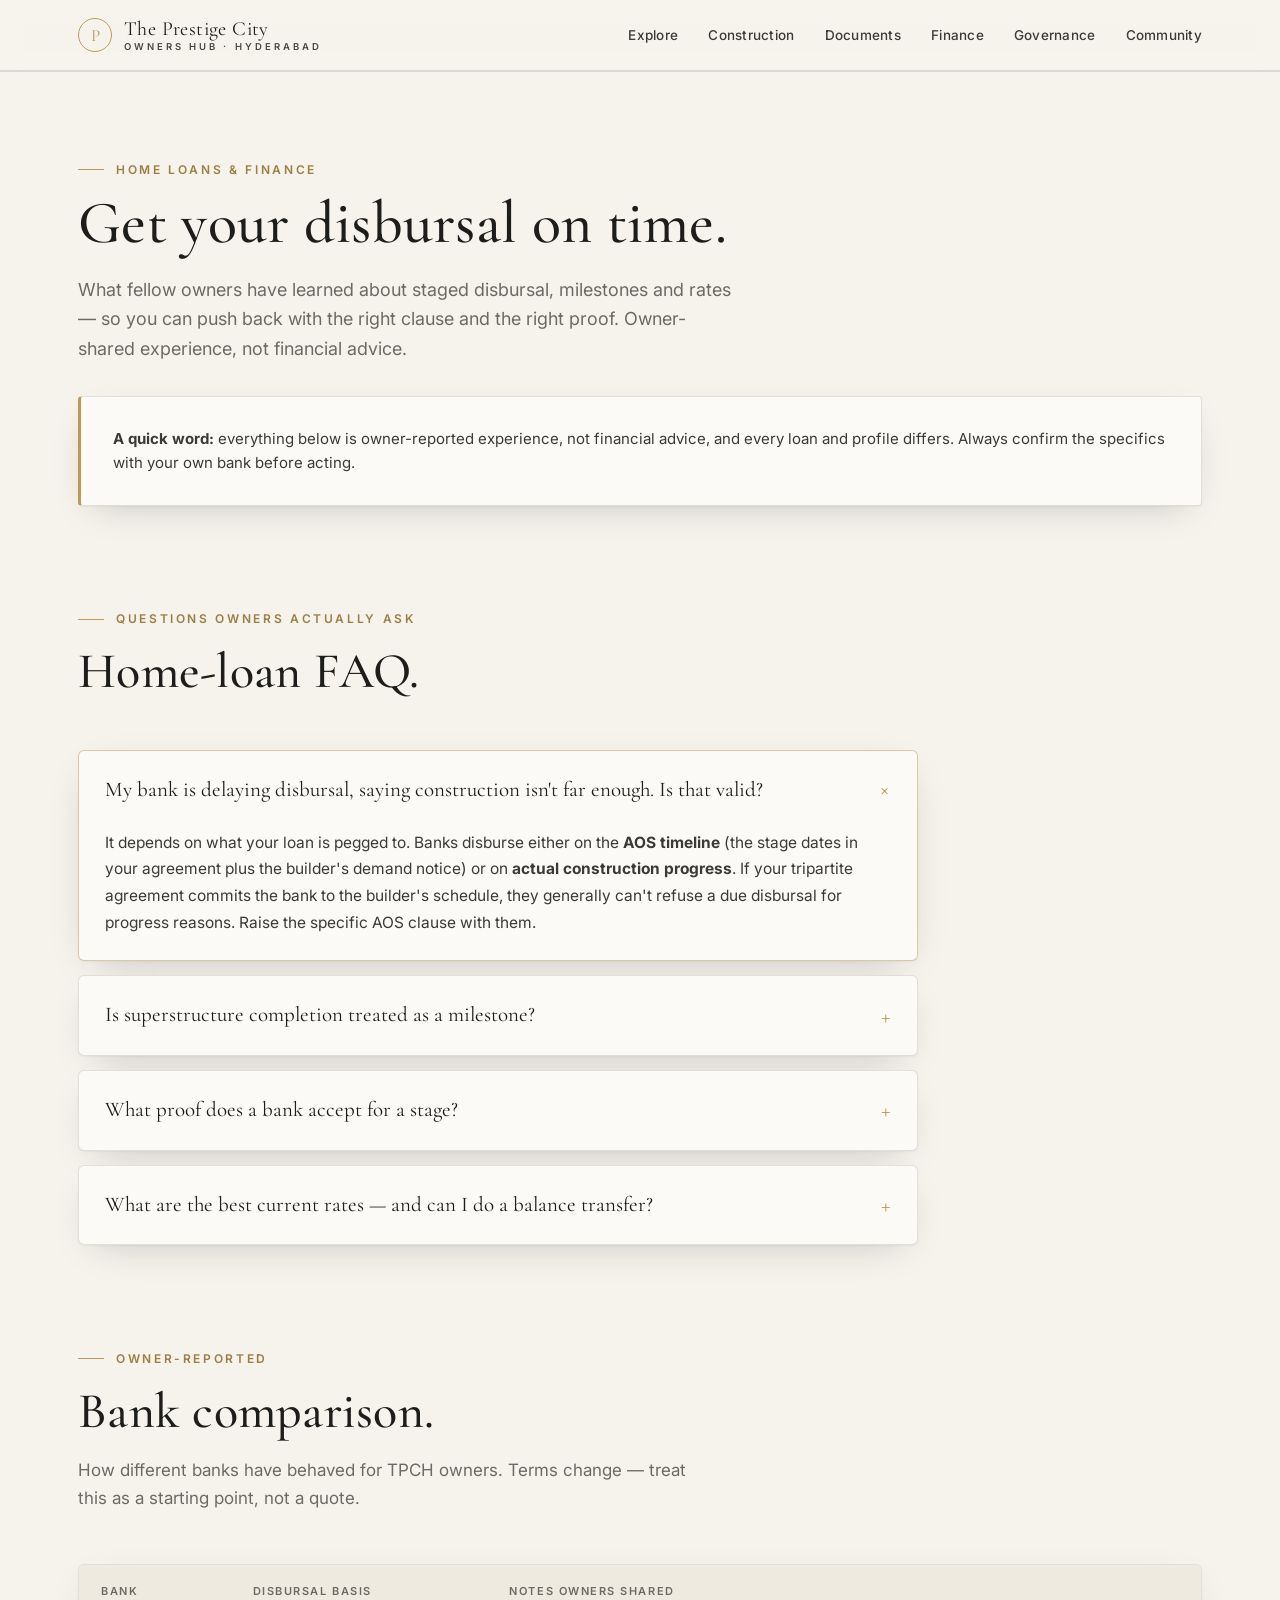
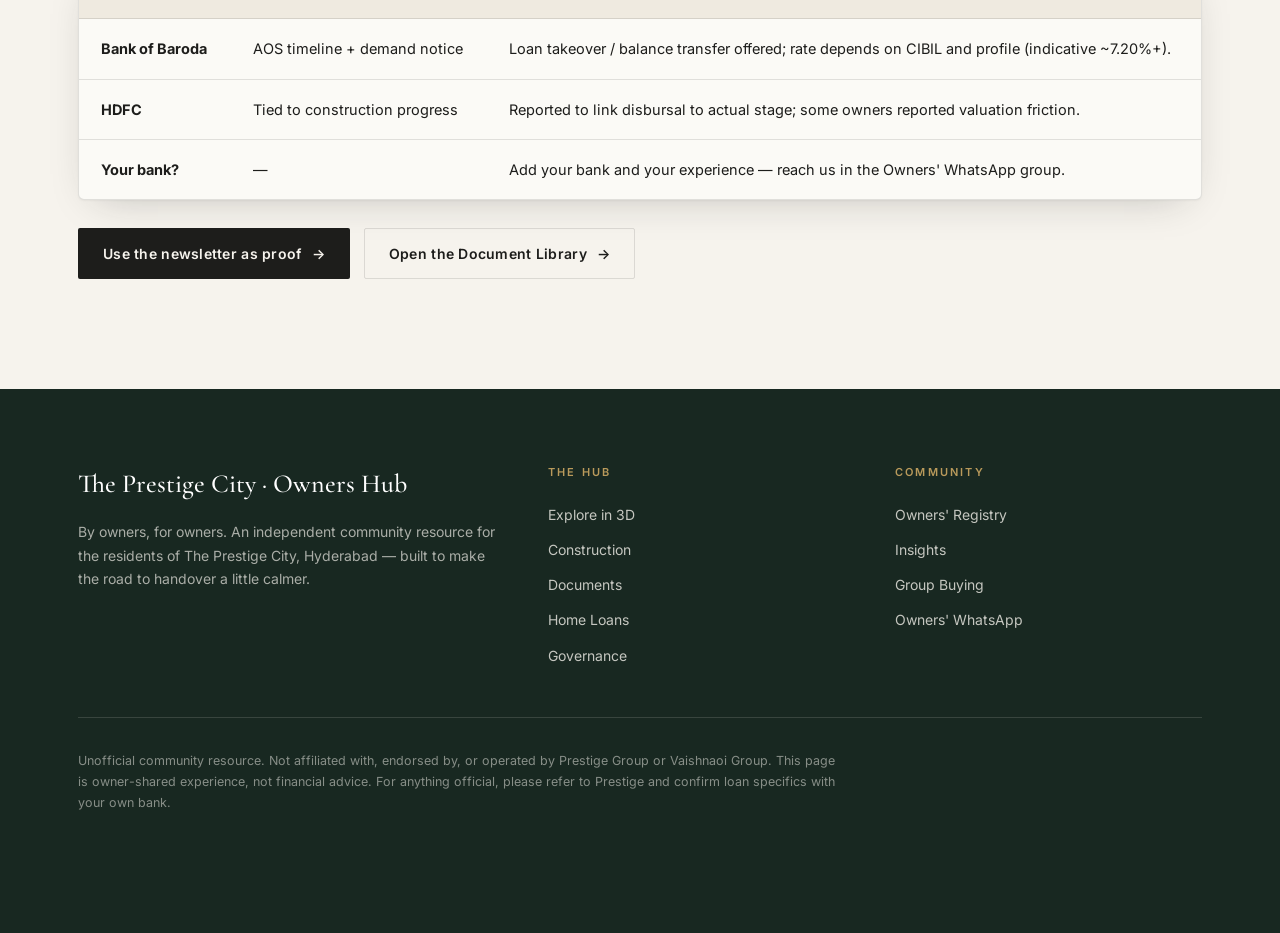
<file: finance.html>
<!doctype html>
<html lang="en">
<head>
  <meta charset="utf-8" />
  <meta name="viewport" content="width=device-width, initial-scale=1" />

  <!-- Google Analytics (GA4) -->
  <script async src="https://www.googletagmanager.com/gtag/js?id=G-R17JKPB0KC"></script>
  <script>
    window.dataLayer = window.dataLayer || [];
    function gtag(){dataLayer.push(arguments);}
    gtag('js', new Date());
    gtag('config', 'G-R17JKPB0KC');
  </script>
  <title>Home Loans & Finance — TPCH Owners Hub</title>
  <meta name="description" content="Owner-shared home-loan guidance for The Prestige City Hyderabad — disbursal, milestones, proof banks accept, rates and a bank comparison. Not financial advice." />
  <link rel="canonical" href="https://tpch.in/finance.html" />

  <!-- Social / share -->
  <link rel="icon" href="favicon.svg" type="image/svg+xml" />
  <meta name="theme-color" content="#20362E" />
  <meta property="og:type" content="website" />
  <meta property="og:site_name" content="TPCH Owners Hub" />
  <meta property="og:title" content="Home Loans & Finance — TPCH Owners Hub" />
  <meta property="og:description" content="Owner-shared home-loan guidance for The Prestige City Hyderabad — disbursal, milestones, the proof banks accept, and a bank comparison." />
  <meta property="og:url" content="https://tpch.in/finance.html" />
  <meta property="og:image" content="https://tpch.in/og-image.png" />
  <meta property="og:image:width" content="1200" />
  <meta property="og:image:height" content="630" />
  <meta name="twitter:card" content="summary_large_image" />
  <meta name="twitter:title" content="Home Loans & Finance — TPCH Owners Hub" />
  <meta name="twitter:description" content="Owner-shared home-loan guidance for The Prestige City Hyderabad. Not financial advice." />
  <meta name="twitter:image" content="https://tpch.in/og-image.png" />

  <link rel="preconnect" href="https://fonts.googleapis.com" />
  <link rel="preconnect" href="https://fonts.gstatic.com" crossorigin />
  <link href="https://fonts.googleapis.com/css2?family=Cormorant+Garamond:ital,wght@0,400;0,500;0,600;1,400&family=Inter:wght@400;500;600;700&display=swap" rel="stylesheet" />

  <link rel="stylesheet" href="styles.css" />
</head>
<body>

  <!-- ===================== NAV ===================== -->
  <header class="nav" id="nav">
    <div class="bar">
      <a class="brand" href="index.html" aria-label="TPCH Owners Hub home">
        <span class="mark">P</span>
        <span class="bt">The Prestige City<small>Owners Hub · Hyderabad</small></span>
      </a>
      <nav class="links">
        <a href="explore.html">Explore</a>
        <a href="construction.html">Construction</a>
        <a href="documents.html">Documents</a>
        <a href="finance.html">Finance</a>
        <a href="governance.html">Governance</a>
        <a href="index.html#community">Community</a>
      </nav>
    </div>
  </header>

  <!-- ===================== SUBHEAD ===================== -->
  <section class="subhead">
    <div class="wrap">
      <span class="kicker reveal">Home Loans &amp; Finance</span>
      <h1 class="title reveal">Get your disbursal on time.</h1>
      <p class="lead reveal">What fellow owners have learned about staged disbursal, milestones and rates — so you can push back with the right clause and the right proof. Owner-shared experience, not financial advice.</p>
    </div>
  </section>

  <!-- ===================== DISCLAIMER STRIP ===================== -->
  <section style="padding:24px 0">
    <div class="wrap">
      <div class="notecard reveal" style="border-left-color:var(--gold)">
        <p style="margin:0;color:var(--graphite-soft);font-size:15px;line-height:1.6"><b>A quick word:</b> everything below is owner-reported experience, not financial advice, and every loan and profile differs. Always confirm the specifics with your own bank before acting.</p>
      </div>
    </div>
  </section>

  <!-- ===================== FAQ ===================== -->
  <section class="band" style="padding:70px 0 60px">
    <div class="wrap">
      <div class="head reveal">
        <span class="kicker">Questions owners actually ask</span>
        <h2>Home-loan FAQ.</h2>
      </div>

      <div class="faq">
        <details class="reveal" open>
          <summary>My bank is delaying disbursal, saying construction isn't far enough. Is that valid? <span class="pl">+</span></summary>
          <div class="ans">It depends on what your loan is pegged to. Banks disburse either on the <b>AOS timeline</b> (the stage dates in your agreement plus the builder's demand notice) or on <b>actual construction progress</b>. If your tripartite agreement commits the bank to the builder's schedule, they generally can't refuse a due disbursal for progress reasons. Raise the specific AOS clause with them.</div>
        </details>

        <details class="reveal">
          <summary>Is superstructure completion treated as a milestone? <span class="pl">+</span></summary>
          <div class="ans">Some banks count superstructure completion as about <b>50%</b>. If your tower's superstructure is done, that's a strong basis to push for the linked instalment. Use the <a href="construction.html">Construction page</a> and the latest newsletter as supporting evidence.</div>
        </details>

        <details class="reveal">
          <summary>What proof does a bank accept for a stage? <span class="pl">+</span></summary>
          <div class="ans">Typically the builder's <b>demand notice</b>, an official <b>progress letter</b>, or <b>geotagged photos</b>. Ask Prestige for a progress letter if the bank won't accept photos.</div>
        </details>

        <details class="reveal">
          <summary>What are the best current rates — and can I do a balance transfer? <span class="pl">+</span></summary>
          <div class="ans">Owners have shared takeover offers (for example, Bank of Baroda, indicative around <b>7.20%</b> and up, subject to CIBIL and other parameters). Rates move often — verify the current number before acting.</div>
        </details>
      </div>
    </div>
  </section>

  <!-- ===================== BANK COMPARISON ===================== -->
  <section class="band" style="padding:20px 0 110px">
    <div class="wrap">
      <div class="head reveal">
        <span class="kicker">Owner-reported</span>
        <h2>Bank comparison.</h2>
        <p>How different banks have behaved for TPCH owners. Terms change — treat this as a starting point, not a quote.</p>
      </div>

      <div class="table-wrap reveal">
        <table class="cmp">
          <thead>
            <tr>
              <th>Bank</th>
              <th>Disbursal basis</th>
              <th>Notes owners shared</th>
            </tr>
          </thead>
          <tbody>
            <tr>
              <td><b>Bank of Baroda</b></td>
              <td>AOS timeline + demand notice</td>
              <td>Loan takeover / balance transfer offered; rate depends on CIBIL and profile (indicative ~7.20%+).</td>
            </tr>
            <tr>
              <td><b>HDFC</b></td>
              <td>Tied to construction progress</td>
              <td>Reported to link disbursal to actual stage; some owners reported valuation friction.</td>
            </tr>
            <tr>
              <td><b>Your bank?</b></td>
              <td>—</td>
              <td>Add your bank and your experience — reach us in the Owners' WhatsApp group.</td>
            </tr>
          </tbody>
        </table>
      </div>

      <div style="margin-top:28px;display:flex;gap:14px;flex-wrap:wrap" class="reveal">
        <a class="btn btn-dark" href="construction.html">Use the newsletter as proof <span class="arw">→</span></a>
        <a class="btn btn-outline" href="documents.html">Open the Document Library <span class="arw">→</span></a>
      </div>
    </div>
  </section>

  <!-- ===================== FOOTER ===================== -->
  <footer class="foot">
    <div class="wrap">
      <div class="top">
        <div>
          <h4>The Prestige City · Owners Hub</h4>
          <p>By owners, for owners. An independent community resource for the residents of The Prestige City, Hyderabad — built to make the road to handover a little calmer.</p>
        </div>
        <div class="col">
          <h5>The Hub</h5>
          <a href="explore.html">Explore in 3D</a>
          <a href="construction.html">Construction</a>
          <a href="documents.html">Documents</a>
          <a href="finance.html">Home Loans</a>
          <a href="governance.html">Governance</a>
        </div>
        <div class="col">
          <h5>Community</h5>
          <a href="index.html#community">Owners' Registry</a>
          <a href="index.html#community">Insights</a>
          <a href="index.html#community">Group Buying</a>
          <a data-mdoc="whatsapp" data-keeptext href="index.html#owner-signin">Owners' WhatsApp</a>
        </div>
      </div>
      <p class="disc">
        Unofficial community resource. Not affiliated with, endorsed by, or operated by Prestige Group or Vaishnaoi Group. This page is owner-shared experience, not financial advice. For anything official, please refer to Prestige and confirm loan specifics with your own bank.
      </p>
    </div>
  </footer>

  <!-- ===================== MOBILE TAB BAR ===================== -->
  <nav class="tabbar" aria-label="Primary">
    <a href="index.html#top"><span class="i">⌂</span>Home</a>
    <a href="construction.html"><span class="i">🏗</span>Construction</a>
    <a href="documents.html"><span class="i">📁</span>Docs</a>
    <a href="index.html#community"><span class="i">👥</span>Community</a>
  </nav>

  <script src="app.js"></script>
</body>
</html>
</file>
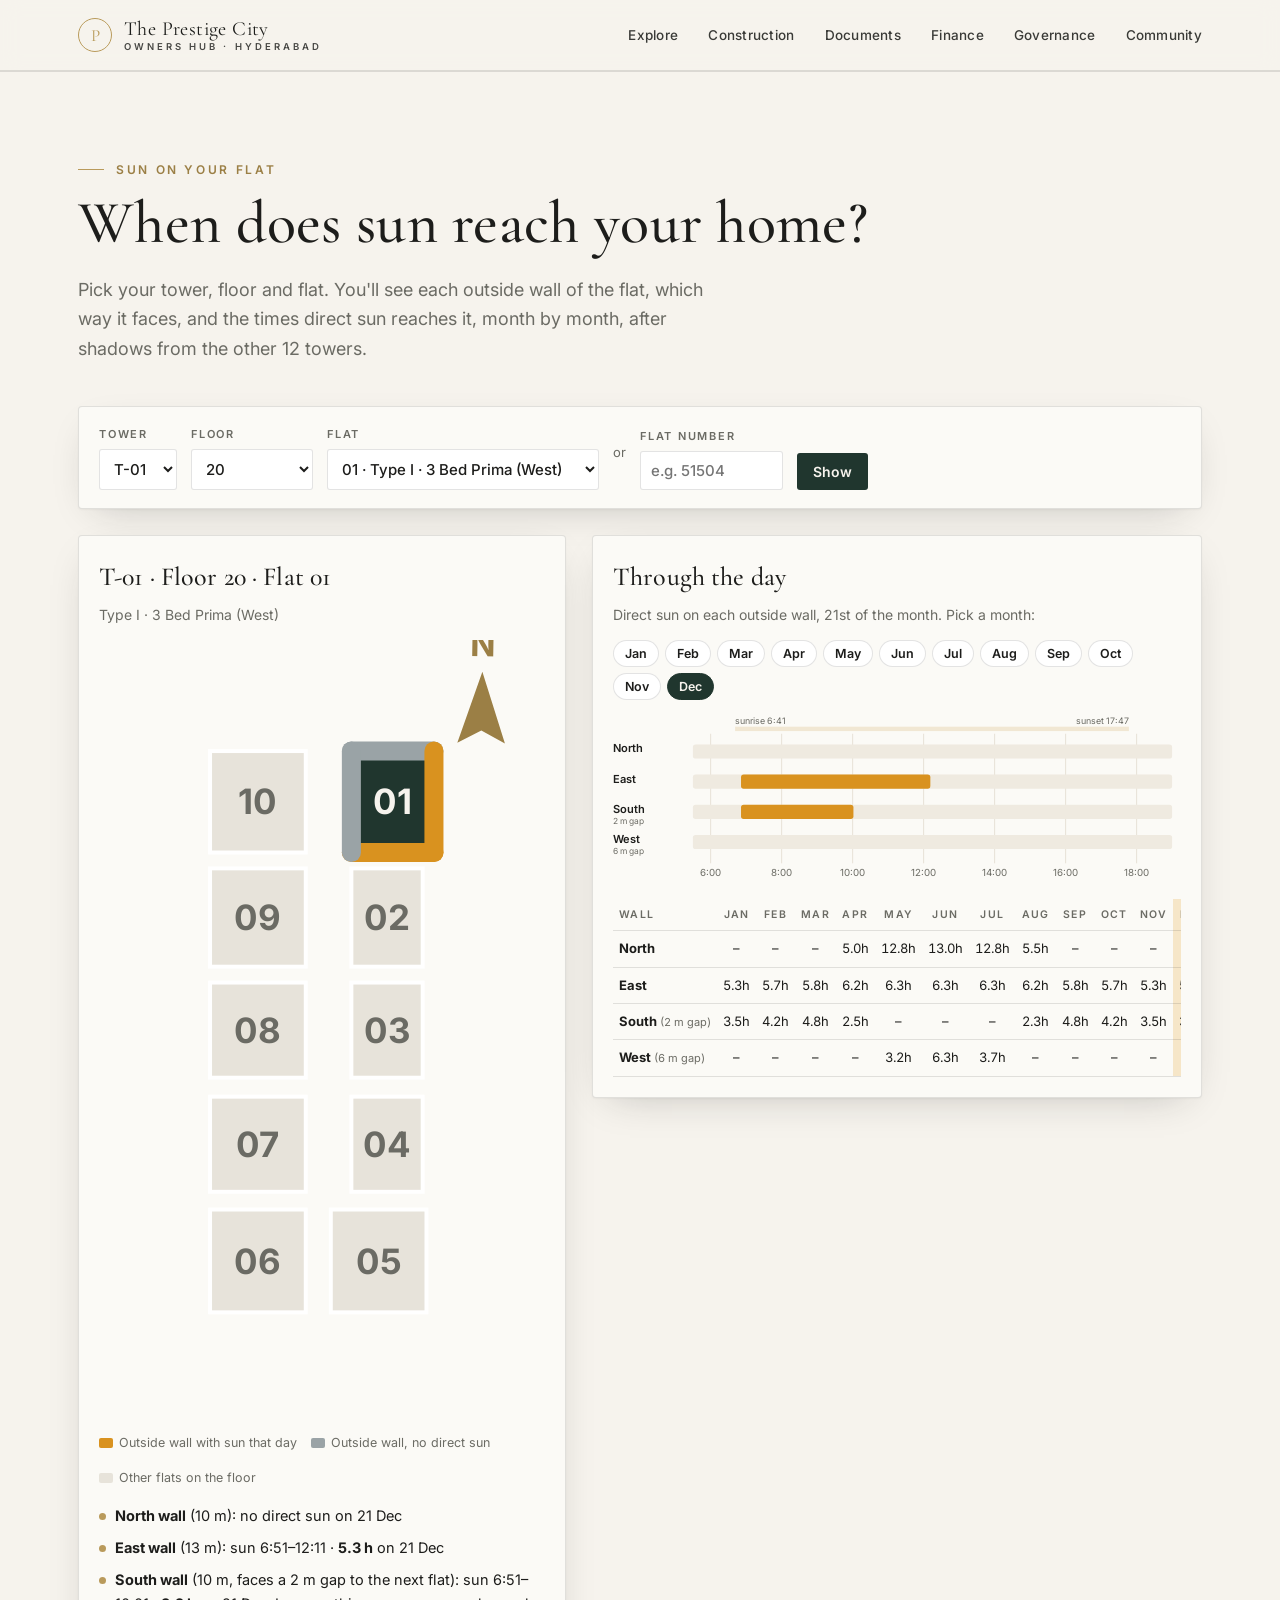
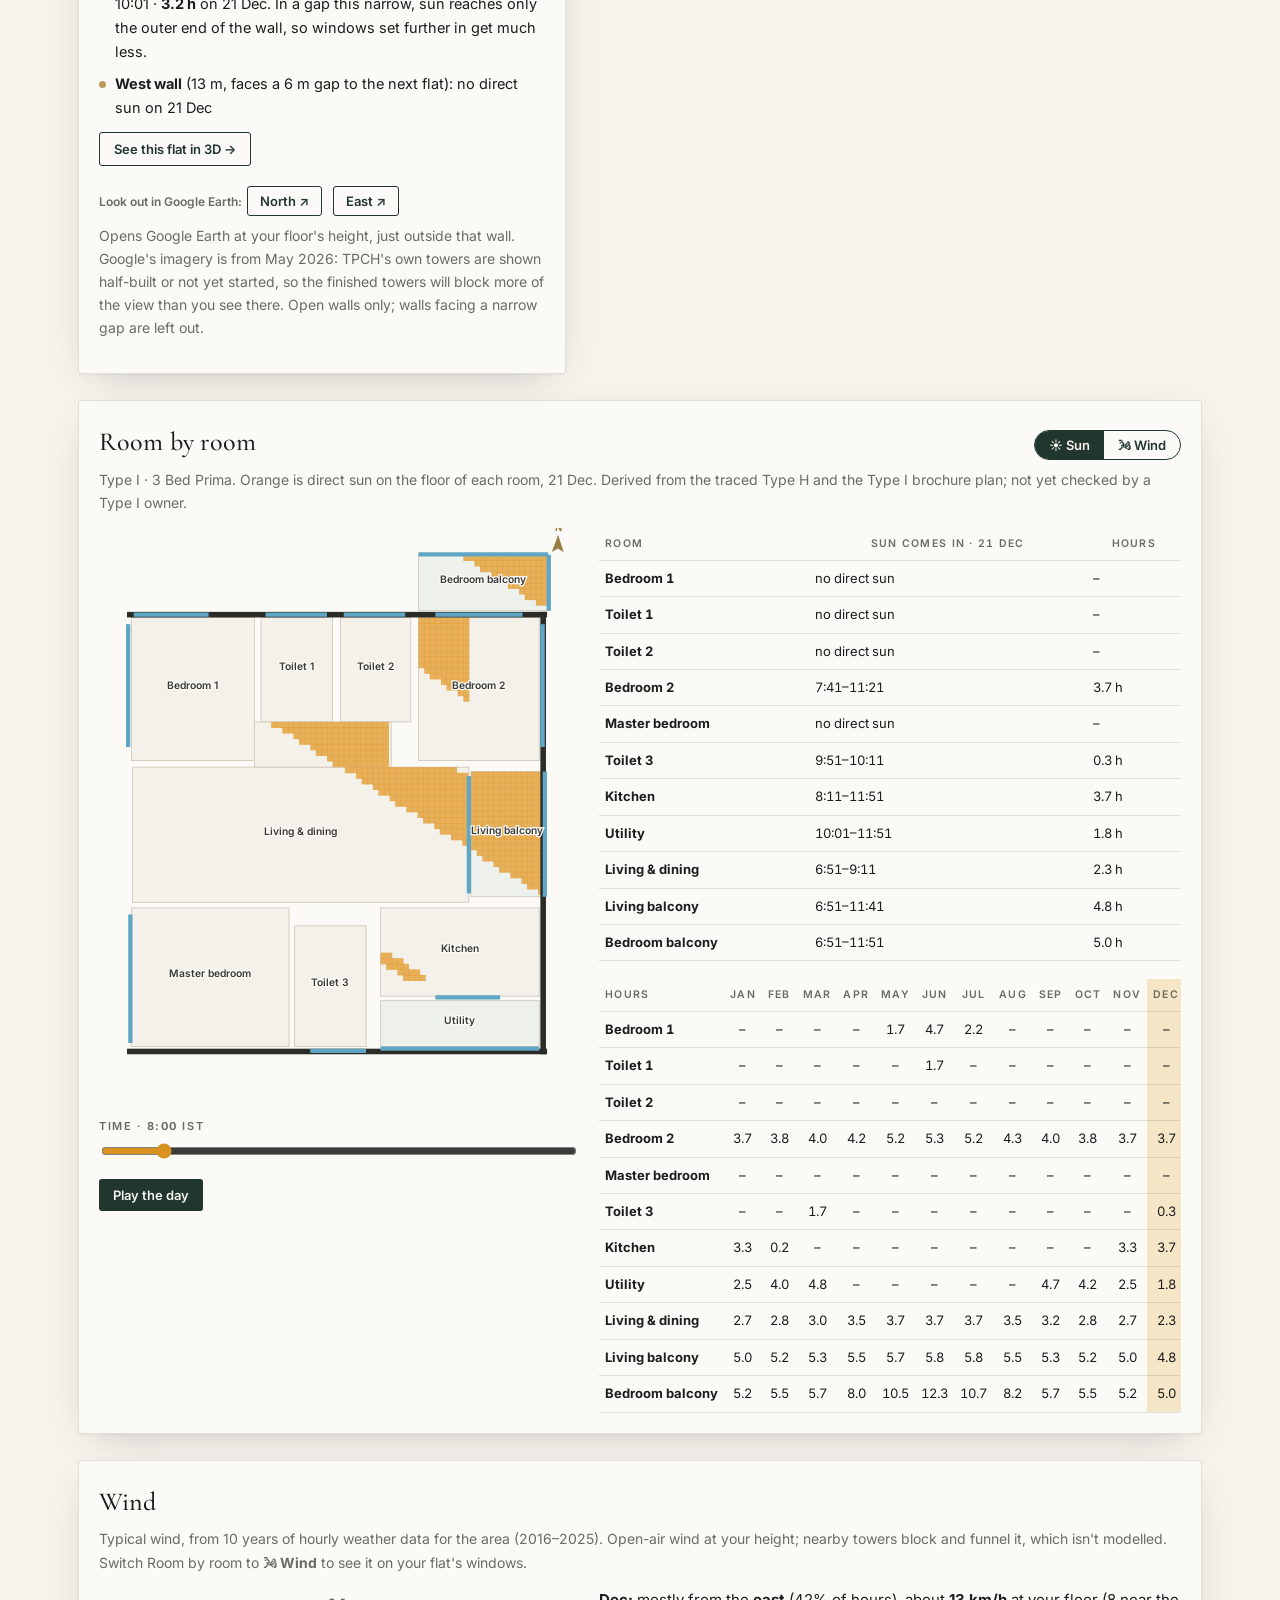
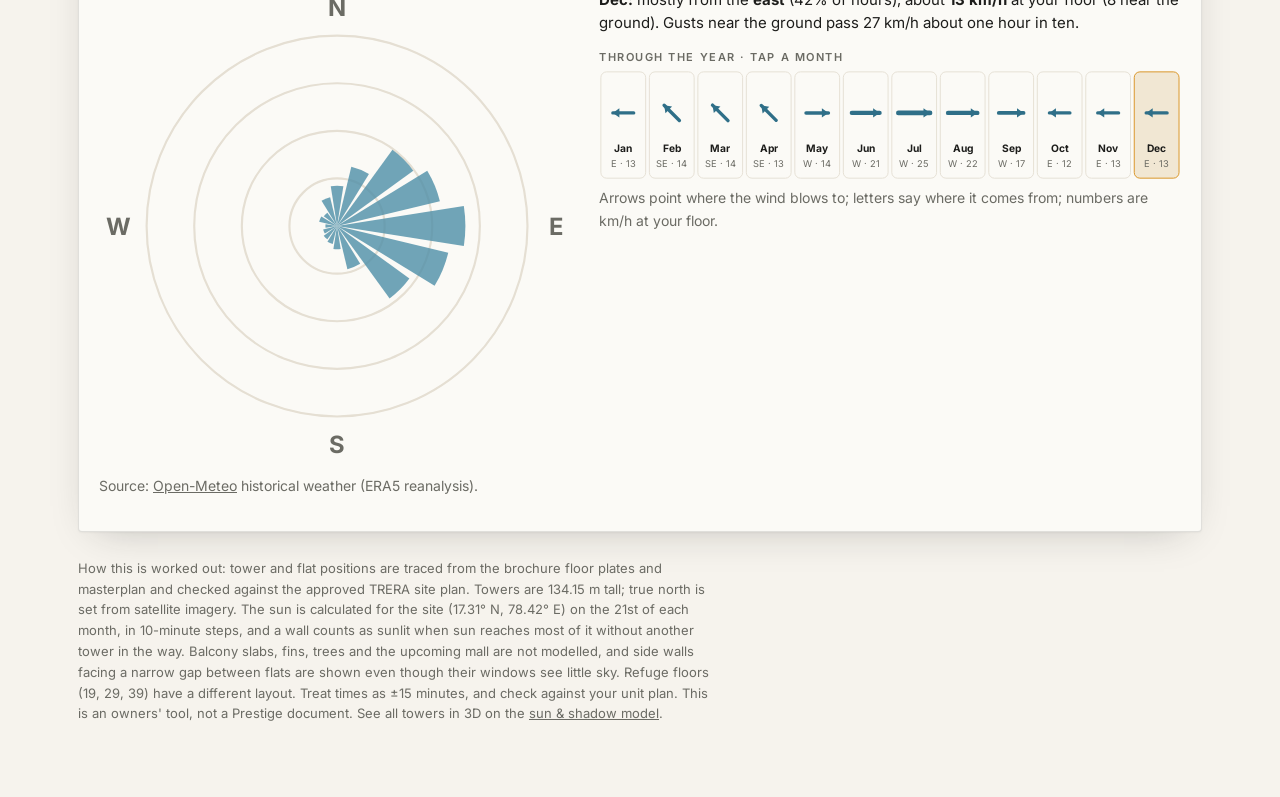
<file: flat-sun.html>
<!doctype html>
<html lang="en">
<head>
  <meta charset="utf-8" />
  <meta name="viewport" content="width=device-width, initial-scale=1, viewport-fit=cover" />
  <!-- Google Analytics (GA4) -->
  <script async src="https://www.googletagmanager.com/gtag/js?id=G-R17JKPB0KC"></script>
  <script>
    window.dataLayer = window.dataLayer || [];
    function gtag(){dataLayer.push(arguments);}
    gtag('js', new Date());
    gtag('config', 'G-R17JKPB0KC');
  </script>
  <title>Sun on Your Flat · TPCH Owners Hub</title>
  <meta name="description" content="Pick your tower, floor and flat at The Prestige City Hyderabad and see when direct sun reaches each side of it, month by month, after shadows from the other towers." />
  <link rel="canonical" href="https://tpch.in/flat-sun.html" />
  <link rel="icon" href="favicon.svg" type="image/svg+xml" />
  <meta name="theme-color" content="#20362E" />
  <meta property="og:type" content="website" />
  <meta property="og:site_name" content="TPCH Owners Hub" />
  <meta property="og:title" content="Sun on Your Flat · The Prestige City Hyderabad" />
  <meta property="og:description" content="Pick your flat and see when direct sun reaches each side of it, month by month." />
  <meta property="og:url" content="https://tpch.in/flat-sun.html" />
  <meta property="og:image" content="https://tpch.in/og-image.png" />
  <meta name="twitter:card" content="summary_large_image" />
  <link rel="preconnect" href="https://fonts.googleapis.com" />
  <link rel="preconnect" href="https://fonts.gstatic.com" crossorigin />
  <link href="https://fonts.googleapis.com/css2?family=Cormorant+Garamond:ital,wght@0,400;0,500;0,600;1,400&family=Inter:wght@400;500;600;700&display=swap" rel="stylesheet" />
  <link rel="stylesheet" href="styles.css" />
<style>
/* Layout: page subhead, then a picker bar, then a two-column result (floor-plate diagram | day strip + year table); stacks on phones */
.fs{--sun:#D9921F;--sun-soft:#F6E6C8;--shade:#E7E3DA;--ink:var(--graphite);--mute:var(--muted)}
.picker{display:flex;flex-wrap:wrap;gap:14px;align-items:flex-end;background:var(--card);border:1px solid var(--line);border-radius:4px;padding:18px 20px;box-shadow:var(--shadow)}
.picker label{display:grid;gap:6px;font-size:11px;letter-spacing:.16em;text-transform:uppercase;color:var(--mute);font-weight:600}
.picker select,.picker input{font:500 15px var(--sans);color:var(--ink);background:#fff;border:1px solid var(--line);border-radius:3px;padding:9px 10px;min-width:0}
.picker input{width:9.5em}
.picker .or{align-self:center;color:var(--mute);font-size:13px;padding-bottom:10px}
.picker button{font:600 14px var(--sans);background:var(--forest);color:var(--ivory);border:0;border-radius:3px;padding:10px 16px;cursor:pointer}
.picker select:focus-visible,.picker input:focus-visible,.picker button:focus-visible,.months button:focus-visible{outline:2px solid var(--gold);outline-offset:2px}
.err{color:#9B2F1F;font-size:14px;margin:10px 0 0}
.result{display:grid;grid-template-columns:minmax(0,1fr) minmax(0,1.25fr);gap:26px;margin-top:26px;align-items:start}
.panel{background:var(--card);border:1px solid var(--line);border-radius:4px;padding:20px;box-shadow:var(--shadow);min-width:0}
.panel h3{font-size:26px;margin:0 0 4px}
.sub{color:var(--mute);font-size:14px;margin:0 0 14px}
.plate svg{width:100%;height:auto;display:block}
.legend{display:flex;flex-wrap:wrap;gap:14px;font-size:12.5px;color:var(--mute);margin-top:10px}
.legend i{display:inline-block;width:14px;height:10px;border-radius:2px;margin-right:6px;vertical-align:-1px}
.months{display:flex;flex-wrap:wrap;gap:6px;margin:4px 0 16px}
.months button{font:600 12.5px var(--sans);border:1px solid var(--line);background:#fff;color:var(--ink);border-radius:999px;padding:5px 11px;cursor:pointer}
.months button[aria-pressed="true"]{background:var(--forest);border-color:var(--forest);color:var(--ivory)}
.strip{overflow-x:auto}
.strip svg{display:block;width:100%;min-width:520px;height:auto}
.tablewrap{overflow-x:auto;margin-top:18px}
table.yr{border-collapse:collapse;width:100%;font-size:13px;font-variant-numeric:tabular-nums}
table.yr th,table.yr td{padding:7px 6px;border-bottom:1px solid var(--line);text-align:center;white-space:nowrap}
table.yr th:first-child,table.yr td:first-child{text-align:left}
table.yr th{font-size:10.5px;letter-spacing:.12em;text-transform:uppercase;color:var(--mute);font-weight:600}
table.yr td.cur,table.yr th.cur{background:var(--sun-soft)}
.facts{display:grid;gap:8px;margin:16px 0 0;padding:0;list-style:none;font-size:14.5px}
.facts li{padding-left:16px;position:relative}
.facts li::before{content:"";position:absolute;left:0;top:.62em;width:7px;height:7px;border-radius:50%;background:var(--gold)}
.notes{font-size:13px;color:var(--mute);line-height:1.6;margin-top:26px;max-width:80ch}
.rooms{margin-top:26px}
.rgrid{display:grid;grid-template-columns:minmax(0,0.9fr) minmax(0,1.1fr);gap:24px;align-items:start}
.rplan svg{width:100%;height:auto;display:block}
.rlab{display:block;font-size:11px;letter-spacing:.14em;text-transform:uppercase;color:var(--mute);font-weight:600;margin:10px 0 4px}
.rplan input[type=range]{width:100%;accent-color:#D9921F}
.rplay,.to3d{font:600 13px var(--sans);background:var(--forest);color:var(--ivory);border:0;border-radius:3px;padding:8px 14px;cursor:pointer;margin-top:12px;display:inline-block}
.to3d{background:transparent;color:var(--forest);border:1px solid var(--forest)}
#rday td{text-align:left;white-space:normal}
.rhead{display:flex;justify-content:space-between;align-items:center;gap:12px;flex-wrap:wrap}.rmode{display:inline-flex;border:1px solid var(--forest);border-radius:20px;overflow:hidden}.rmode button{font:600 13px var(--sans);border:0;background:transparent;color:var(--forest);padding:6px 14px;cursor:pointer}.rmode button[aria-pressed=true]{background:var(--forest);color:var(--ivory)}.wbar{display:inline-block;width:90px;height:8px;background:#EEF0EC;border-radius:4px;vertical-align:middle;margin-right:6px;overflow:hidden}.wbar i{display:block;height:100%}.wstrip svg{width:100%;height:auto;display:block}.wsum{font-size:15px;line-height:1.55;margin:0 0 14px}
.earth{margin-top:14px}.earth .to3d{margin:6px 6px 0 0;padding:6px 12px}.elab{font-size:12px;color:var(--mute);font-weight:600}
table.yr th:not(:first-child),table.yr td:not(:first-child){cursor:pointer}
table.yr td:not(:first-child):hover,table.yr th:not(:first-child):hover{background:#F1E7D3}
#rday td,#rday th{cursor:default!important;background:none!important}
@media (max-width:900px){.result,.rgrid{grid-template-columns:minmax(0,1fr)}}
</style>
</head>
<body>
  <header class="nav solid" id="nav">
    <div class="bar">
      <a class="brand" href="index.html" aria-label="TPCH Owners Hub home">
        <span class="mark">P</span>
        <span class="bt">The Prestige City<small>Owners Hub · Hyderabad</small></span>
      </a>
      <nav class="links">
        <a href="explore.html">Explore</a>
        <a href="construction.html">Construction</a>
        <a href="documents.html">Documents</a>
        <a href="finance.html">Finance</a>
        <a href="governance.html">Governance</a>
        <a href="index.html#community">Community</a>
      </nav>
    </div>
  </header>

  <section class="subhead">
    <div class="wrap">
      <span class="kicker">Sun on your flat</span>
      <h1 class="title">When does sun reach your home?</h1>
      <p class="lead">Pick your tower, floor and flat. You'll see each outside wall of the flat, which way it faces, and the times direct sun reaches it, month by month, after shadows from the other 12 towers.</p>
    </div>
  </section>

  <section class="band fs" style="padding:34px 0 60px">
    <div class="wrap">
      <form class="picker" id="pick" novalidate>
        <label for="tw">Tower<select id="tw"></select></label>
        <label for="fl">Floor<select id="fl"></select></label>
        <label for="un">Flat<select id="un"></select></label>
        <span class="or">or</span>
        <label for="fno">Flat number<input id="fno" inputmode="numeric" autocomplete="off" placeholder="e.g. 51504"></label>
        <button type="submit">Show</button>
      </form>
      <p class="err" id="err" hidden></p>

      <div class="result">
        <div class="panel plate">
          <h3 id="ttl"></h3>
          <p class="sub" id="sub"></p>
          <div id="plate"></div>
          <div class="legend"><span><i style="background:var(--sun)"></i>Outside wall with sun that day</span><span><i style="background:#9AA3A6"></i>Outside wall, no direct sun</span><span><i style="background:var(--shade)"></i>Other flats on the floor</span></div>
          <ul class="facts" id="facts"></ul>
          <a class="to3d" id="to3d" href="sun.html">See this flat in 3D →</a>
          <div class="earth" id="earth"></div>
        </div>
        <div class="panel">
          <h3>Through the day</h3>
          <p class="sub">Direct sun on each outside wall, 21st of the month. Pick a month:</p>
          <div class="months" id="months"></div>
          <div class="strip" id="strip"></div>
          <div class="tablewrap"><table class="yr" id="yr"></table></div>
        </div>
      </div>

      <div class="rooms" id="rooms"></div>
      <div class="rooms" id="wind"></div>

      <p class="notes">How this is worked out: tower and flat positions are traced from the brochure floor plates and masterplan and checked against the approved TRERA site plan. Towers are 134.15 m tall; true north is set from satellite imagery. The sun is calculated for the site (17.31° N, 78.42° E) on the 21st of each month, in 10-minute steps, and a wall counts as sunlit when sun reaches most of it without another tower in the way. Balcony slabs, fins, trees and the upcoming mall are not modelled, and side walls facing a narrow gap between flats are shown even though their windows see little sky. Refuge floors (19, 29, 39) have a different layout. Treat times as ±15 minutes, and check against your unit plan. This is an owners' tool, not a Prestige document. See all towers in 3D on the <a href="sun.html" style="text-decoration:underline">sun &amp; shadow model</a>.</p>
    </div>
  </section>

  <nav class="tabbar" aria-label="Primary">
    <a href="index.html#top"><span class="i">⌂</span>Home</a>
    <a href="explore.html" class="active"><span class="i">🧭</span>Explore</a>
    <a href="documents.html"><span class="i">📁</span>Docs</a>
    <a href="index.html#community"><span class="i">👥</span>Community</a>
  </nav>
  <script src="app.js"></script>
<script>
(function(){
const SITE={"towers":{"1":{"boxes":[[187.91,-226.18,8.6,1.72],[187.91,-224.46,12.04,1.72],[187.91,-210.7,25.8,1.72],[187.91,-196.94,27.52,3.44],[187.91,-179.74,25.8,1.72],[187.91,-165.98,25.8,1.72],[189.63,-222.74,10.32,1.72],[189.63,-221.02,8.6,1.72],[189.63,-219.3,27.52,3.44],[189.63,-208.98,25.8,6.88],[189.63,-193.5,25.8,1.72],[189.63,-191.78,24.08,5.16],[189.63,-181.46,24.08,1.72],[189.63,-178.02,24.08,1.72],[189.63,-176.3,25.8,1.72],[189.63,-174.58,24.08,3.44],[189.63,-164.26,24.08,1.72],[189.63,-162.54,10.32,1.72],[189.63,-160.82,8.6,1.72],[189.63,-159.1,10.32,1.72],[191.35,-212.42,5.16,1.72],[193.07,-227.9,1.72,1.72],[193.07,-202.1,3.44,1.72],[193.07,-167.7,5.16,1.72],[193.07,-157.38,1.72,1.72],[194.79,-186.62,1.72,1.72],[194.79,-183.18,1.72,1.72],[199.95,-221.02,15.48,1.72],[199.95,-212.42,6.88,1.72],[199.95,-202.1,6.88,1.72],[199.95,-186.62,5.16,1.72],[199.95,-167.7,3.44,1.72],[201.67,-215.86,3.44,3.44],[201.67,-200.38,3.44,3.44],[201.67,-184.9,3.44,3.44],[203.39,-162.54,10.32,1.72],[205.11,-160.82,8.6,1.72],[205.11,-159.1,6.88,1.72],[206.83,-224.46,10.32,3.44],[206.83,-167.7,3.44,1.72],[208.55,-212.42,3.44,1.72],[208.55,-202.1,3.44,1.72],[208.55,-157.38,1.72,1.72],[210.27,-186.62,3.44,1.72],[211.99,-227.9,1.72,1.72],[213.71,-226.18,3.44,1.72],[215.43,-227.9,1.72,1.72]],"bb":[187.9,-227.9,216.7,-155.7]},"2":{"boxes":[[188.77,-116.53,10.32,3.44],[188.77,-113.09,32.68,6.88],[188.77,-101.05,30.96,1.72],[188.77,-99.33,32.68,1.72],[188.77,-97.61,12.04,1.72],[188.77,-95.89,10.32,5.16],[190.49,-128.57,30.96,5.16],[190.49,-123.41,8.6,1.72],[190.49,-85.57,12.04,1.72],[190.49,-82.13,13.76,1.72],[190.49,-80.41,12.04,3.44],[192.21,-132.01,1.72,1.72],[192.21,-130.29,10.32,1.72],[192.21,-118.25,5.16,1.72],[192.21,-106.21,1.72,1.72],[192.21,-102.77,5.16,1.72],[192.21,-83.85,29.24,1.72],[192.21,-76.97,1.72,1.72],[193.93,-75.25,3.44,1.72],[195.65,-132.01,1.72,1.72],[195.65,-121.69,1.72,1.72],[195.65,-76.97,3.44,1.72],[199.09,-132.01,3.44,1.72],[200.81,-123.41,18.92,1.72],[200.81,-106.21,6.88,3.44],[200.81,-102.77,8.6,1.72],[204.25,-121.69,5.16,3.44],[204.25,-116.53,17.2,3.44],[205.97,-118.25,3.44,1.72],[205.97,-82.13,15.48,3.44],[207.69,-78.69,13.76,3.44],[209.41,-132.01,3.44,3.44],[209.41,-97.61,3.44,1.72],[209.41,-95.89,12.04,3.44],[209.41,-75.25,1.72,1.72],[211.13,-92.45,10.32,1.72],[211.13,-85.57,10.32,1.72],[212.85,-133.73,3.44,1.72],[212.85,-118.25,3.44,1.72],[212.85,-102.77,1.72,1.72],[212.85,-90.73,3.44,1.72],[212.85,-87.29,3.44,1.72],[212.85,-75.25,3.44,1.72],[214.57,-132.01,1.72,1.72],[214.57,-106.21,1.72,1.72],[214.57,-97.61,6.88,1.72],[218.01,-132.01,3.44,3.44]],"bb":[188.8,-133.7,221,-73.5]},"3":{"boxes":[[203.39,-51.17,6.88,1.72],[203.39,-49.45,24.08,5.16],[203.39,-44.29,6.88,1.72],[203.39,-37.41,24.08,10.32],[203.39,-20.21,24.08,6.88],[203.39,-6.45,24.08,6.88],[203.39,7.31,20.64,3.44],[203.39,10.75,10.32,1.72],[203.39,12.47,8.6,5.16],[205.11,-23.65,3.44,1.72],[205.11,-21.93,20.64,1.72],[205.11,-13.33,3.44,1.72],[205.11,-8.17,5.16,1.72],[205.11,0.43,18.92,1.72],[206.83,-52.89,3.44,1.72],[206.83,-42.57,1.72,1.72],[206.83,-39.13,1.72,1.72],[206.83,2.15,1.72,1.72],[206.83,17.63,1.72,1.72],[210.27,-23.65,13.76,1.72],[211.99,-44.29,15.48,1.72],[211.99,-42.57,5.16,1.72],[211.99,-39.13,5.16,1.72],[211.99,-13.33,6.88,1.72],[211.99,-8.17,12.04,1.72],[213.71,-40.85,3.44,1.72],[213.71,-27.09,3.44,1.72],[213.71,-25.37,1.72,1.72],[213.71,-9.89,3.44,1.72],[215.43,10.75,8.6,6.88],[218.87,-51.17,8.6,1.72],[220.59,-42.57,3.44,1.72],[220.59,-13.33,3.44,1.72],[220.59,2.15,3.44,1.72],[222.31,-39.13,1.72,1.72],[222.31,-27.09,1.72,1.72],[224.03,-52.89,1.72,1.72],[225.75,-8.17,1.72,1.72]],"bb":[203.4,-52.9,227,18.9]},"4":{"boxes":[[108.36,0.43,12.04,3.44],[108.36,3.87,13.76,6.88],[108.36,17.63,13.76,5.16],[108.36,22.79,12.04,6.88],[111.8,10.75,3.44,1.72],[111.8,29.67,3.44,1.72],[113.52,-1.29,3.44,1.72],[122.12,14.19,53.32,3.44],[123.84,12.47,1.72,1.72],[125.56,17.63,10.32,5.16],[125.56,22.79,12.04,3.44],[125.56,26.23,10.32,3.44],[129,2.15,6.88,1.72],[129,3.87,18.92,3.44],[130.72,0.43,5.16,1.72],[130.72,7.31,15.48,1.72],[135.88,9.03,3.44,1.72],[137.6,10.75,1.72,3.44],[139.32,-1.29,1.72,1.72],[139.32,2.15,8.6,1.72],[141.04,0.43,6.88,1.72],[141.04,17.63,10.32,1.72],[141.04,19.35,8.6,1.72],[141.04,21.07,10.32,5.16],[141.04,26.23,8.6,1.72],[142.76,9.03,1.72,1.72],[142.76,27.95,6.88,1.72],[144.48,12.47,1.72,1.72],[154.8,0.43,8.6,1.72],[154.8,2.15,24.08,5.16],[154.8,17.63,10.32,10.32],[156.52,7.31,12.04,1.72],[156.52,27.95,8.6,1.72],[158.24,-1.29,5.16,1.72],[163.4,9.03,3.44,1.72],[163.4,10.75,1.72,1.72],[163.4,12.47,3.44,1.72],[166.84,-1.29,12.04,3.44],[168.56,24.51,12.04,1.72],[170.28,-3.01,3.44,1.72],[170.28,7.31,8.6,1.72],[170.28,9.03,3.44,1.72],[170.28,17.63,5.16,1.72],[170.28,19.35,8.6,1.72],[170.28,21.07,10.32,3.44],[170.28,26.23,10.32,1.72],[170.28,27.95,8.6,1.72]],"bb":[108.4,-3,180.2,30.5]},"5":{"boxes":[[104.92,-33.97,27.52,1.72],[106.64,-78.69,3.44,3.44],[106.64,-75.25,27.52,3.44],[106.64,-64.93,5.16,1.72],[106.64,-63.21,6.88,1.72],[106.64,-61.49,8.6,1.72],[106.64,-59.77,25.8,5.16],[106.64,-49.45,25.8,3.44],[106.64,-46.01,8.6,1.72],[106.64,-44.29,6.88,3.44],[106.64,-32.25,24.08,1.72],[106.64,-30.53,10.32,3.44],[106.64,-27.09,3.44,1.72],[108.36,-71.81,24.08,1.72],[108.36,-40.85,5.16,1.72],[108.36,-35.69,12.04,1.72],[110.08,-70.09,3.44,1.72],[110.08,-25.37,5.16,1.72],[111.8,-76.97,5.16,1.72],[111.8,-23.65,1.72,1.72],[113.52,-80.41,3.44,1.72],[113.52,-27.09,3.44,1.72],[115.24,-78.69,1.72,1.72],[115.24,-54.61,6.88,5.16],[116.96,-70.09,5.16,1.72],[116.96,-61.49,15.48,1.72],[118.68,-68.37,3.44,3.44],[118.68,-64.93,10.32,1.72],[118.68,-63.21,13.76,1.72],[118.68,-46.01,13.76,5.16],[118.68,-40.85,12.04,1.72],[118.68,-39.13,1.72,3.44],[122.12,-30.53,6.88,5.16],[123.84,-78.69,6.88,3.44],[125.56,-35.69,5.16,1.72],[125.56,-25.37,3.44,1.72],[127.28,-80.41,6.88,1.72],[127.28,-54.61,1.72,1.72]],"bb":[104.9,-80.4,134.2,-23.2]},"6":{"boxes":[[5.59,-60.2,12.04,5.16],[7.31,-77.4,10.32,3.44],[7.31,-73.96,6.88,1.72],[7.31,-72.24,12.04,3.44],[7.31,-55.04,10.32,5.16],[9.03,-68.8,5.16,1.72],[9.03,-61.92,8.6,1.72],[14.19,-79.12,1.72,1.72],[14.19,-63.64,5.16,1.72],[15.91,-73.96,3.44,1.72],[17.63,-68.8,1.72,1.72],[19.35,-65.36,51.6,1.72],[21.07,-63.64,51.6,1.72],[22.79,-61.92,10.32,12.04],[26.23,-77.4,6.88,1.72],[26.23,-75.68,17.2,1.72],[26.23,-73.96,13.76,1.72],[27.95,-79.12,3.44,1.72],[27.95,-72.24,17.2,1.72],[33.11,-70.52,5.16,1.72],[33.11,-67.08,3.44,1.72],[34.83,-68.8,1.72,1.72],[36.55,-77.4,8.6,1.72],[36.55,-61.92,8.6,1.72],[36.55,-60.2,10.32,10.32],[38.27,-79.12,5.16,1.72],[39.99,-70.52,1.72,1.72],[50.31,-61.92,12.04,1.72],[50.31,-56.76,10.32,3.44],[52.03,-79.12,8.6,1.72],[52.03,-77.4,24.08,6.88],[52.03,-60.2,8.6,3.44],[52.03,-53.32,8.6,3.44],[55.47,-80.84,5.16,1.72],[57.19,-70.52,1.72,1.72],[60.63,-70.52,3.44,1.72],[60.63,-67.08,3.44,1.72],[62.35,-68.8,1.72,1.72],[64.07,-80.84,12.04,3.44],[65.79,-82.56,3.44,1.72],[65.79,-61.92,6.88,1.72],[65.79,-60.2,10.32,10.32],[67.51,-70.52,3.44,1.72],[74.39,-49.88,1.72,1.72]],"bb":[5.6,-82.6,75.7,-49.4]},"7":{"boxes":[[-93.31,-80.84,10.32,3.44],[-93.31,-61.92,10.32,10.32],[-91.59,-77.4,10.32,3.44],[-91.59,-73.96,12.04,1.72],[-91.59,-72.24,10.32,1.72],[-88.15,-82.56,1.72,1.72],[-88.15,-63.64,5.16,1.72],[-84.71,-65.36,43,1.72],[-81.27,-68.8,1.72,3.44],[-79.55,-63.64,48.16,1.72],[-79.55,-58.48,10.32,1.72],[-79.55,-56.76,12.04,1.72],[-77.83,-61.92,8.6,3.44],[-77.83,-55.04,8.6,3.44],[-76.11,-79.12,5.16,3.44],[-76.11,-75.68,18.92,1.72],[-74.39,-72.24,17.2,1.72],[-70.95,-73.96,13.76,1.72],[-69.23,-70.52,5.16,1.72],[-69.23,-68.8,3.44,1.72],[-69.23,-67.08,5.16,1.72],[-65.79,-77.4,8.6,1.72],[-65.79,-56.76,12.04,1.72],[-64.07,-80.84,1.72,1.72],[-64.07,-61.92,10.32,1.72],[-64.07,-60.2,8.6,3.44],[-64.07,-55.04,10.32,1.72],[-64.07,-53.32,3.44,1.72],[-62.35,-70.52,3.44,1.72],[-58.91,-53.32,3.44,1.72],[-50.31,-79.12,10.32,1.72],[-50.31,-77.4,24.08,1.72],[-50.31,-73.96,24.08,1.72],[-50.31,-72.24,15.48,1.72],[-50.31,-61.92,10.32,1.72],[-50.31,-58.48,10.32,5.16],[-48.59,-80.84,8.6,1.72],[-48.59,-75.68,22.36,1.72],[-48.59,-60.2,8.6,1.72],[-48.59,-53.32,8.6,1.72],[-46.87,-70.52,5.16,1.72],[-41.71,-82.56,1.72,1.72],[-38.27,-70.52,3.44,5.16],[-38.27,-65.36,8.6,1.72],[-36.55,-61.92,6.88,1.72],[-36.55,-58.48,13.76,1.72],[-36.55,-56.76,12.04,1.72],[-36.55,-55.04,10.32,5.16],[-34.83,-79.12,8.6,1.72],[-34.83,-60.2,12.04,1.72],[-34.83,-49.88,8.6,1.72],[-33.11,-80.84,6.88,1.72],[-31.39,-82.56,5.16,1.72],[-31.39,-72.24,5.16,1.72]],"bb":[-95,-82.6,-24.1,-49]},"8":{"boxes":[[-195.65,-23.65,15.48,1.72],[-195.65,-16.77,17.2,1.72],[-195.65,-15.05,15.48,1.72],[-195.65,-6.45,3.44,1.72],[-195.65,-4.73,15.48,1.72],[-195.65,0.43,15.48,3.44],[-193.93,-21.93,13.76,1.72],[-193.93,-20.21,20.64,3.44],[-193.93,-3.01,18.92,1.72],[-192.21,-13.33,6.88,1.72],[-192.21,-1.29,15.48,1.72],[-190.49,-6.45,10.32,1.72],[-190.49,3.87,3.44,1.72],[-176.73,-35.69,12.04,1.72],[-176.73,-33.97,15.48,1.72],[-176.73,-28.81,17.2,3.44],[-176.73,-16.77,5.16,1.72],[-176.73,5.59,17.2,3.44],[-176.73,12.47,17.2,3.44],[-176.73,15.91,15.48,1.72],[-175.01,-32.25,15.48,3.44],[-175.01,9.03,15.48,3.44],[-173.29,-15.05,34.4,1.72],[-173.29,-13.33,15.48,1.72],[-173.29,-11.61,13.76,5.16],[-173.29,-6.45,1.72,1.72],[-169.85,-6.45,12.04,1.72],[-164.69,-20.21,25.8,5.16],[-162.97,-4.73,24.08,1.72],[-161.25,-25.37,1.72,1.72],[-161.25,-3.01,22.36,1.72],[-161.25,2.15,3.44,1.72],[-159.53,-23.65,1.72,1.72],[-159.53,-21.93,20.64,1.72],[-159.53,-1.29,20.64,1.72],[-159.53,0.43,1.72,1.72],[-156.09,0.43,17.2,1.72],[-154.37,-23.65,12.04,1.72],[-154.37,-6.45,3.44,1.72],[-152.65,2.15,13.76,1.72],[-150.93,-13.33,5.16,1.72],[-150.93,3.87,3.44,1.72],[-149.21,-6.45,10.32,1.72],[-140.61,-23.65,1.72,1.72]],"bb":[-195.7,-35.7,-138.9,17.6]},"9":{"boxes":[[-178.45,-100.19,15.48,3.44],[-178.45,-91.59,15.48,3.44],[-178.45,-82.99,15.48,1.72],[-178.45,-81.27,17.2,1.72],[-178.45,-76.11,18.92,1.72],[-178.45,-74.39,15.48,1.72],[-178.45,-72.67,1.72,1.72],[-176.73,-96.75,20.64,5.16],[-176.73,-79.55,20.64,1.72],[-176.73,-77.83,18.92,1.72],[-175.01,-72.67,6.88,1.72],[-159.53,-64.07,17.2,3.44],[-157.81,-112.23,3.44,1.72],[-157.81,-108.79,3.44,1.72],[-157.81,-107.07,15.48,5.16],[-157.81,-70.95,15.48,5.16],[-157.81,-65.79,8.6,1.72],[-156.09,-110.51,8.6,1.72],[-156.09,-91.59,15.48,1.72],[-156.09,-89.87,12.04,1.72],[-156.09,-88.15,13.76,5.16],[-156.09,-82.99,1.72,1.72],[-156.09,-60.63,12.04,1.72],[-154.37,-101.91,3.44,1.72],[-150.93,-108.79,8.6,1.72],[-147.49,-96.75,25.8,1.72],[-147.49,-95.03,18.92,1.72],[-147.49,-93.31,25.8,1.72],[-147.49,-82.99,25.8,1.72],[-145.77,-110.51,1.72,1.72],[-145.77,-81.27,24.08,1.72],[-145.77,-79.55,17.2,1.72],[-145.77,-65.79,5.16,1.72],[-144.05,-101.91,1.72,1.72],[-142.33,-100.19,1.72,1.72],[-142.33,-98.47,20.64,1.72],[-142.33,-89.87,1.72,1.72],[-142.33,-77.83,13.76,1.72],[-142.33,-76.11,20.64,1.72],[-142.33,-74.39,1.72,3.44],[-137.17,-100.19,13.76,1.72],[-137.17,-91.59,15.48,1.72],[-137.17,-89.87,8.6,1.72],[-137.17,-74.39,15.48,1.72],[-135.45,-72.67,6.88,1.72],[-125.13,-95.03,3.44,1.72],[-125.13,-89.87,3.44,1.72],[-125.13,-79.55,3.44,3.44]],"bb":[-178.4,-112.2,-121.7,-58.5]},"10":{"boxes":[[-111.8,-158.67,10.32,3.44],[-111.8,-155.23,12.04,3.44],[-111.8,-151.79,41.28,3.44],[-111.8,-143.19,41.28,1.72],[-111.8,-141.47,13.76,3.44],[-111.8,-138.03,12.04,1.72],[-111.8,-136.31,10.32,1.72],[-110.08,-134.59,8.6,3.44],[-108.36,-148.35,3.44,1.72],[-103.2,-148.35,32.68,1.72],[-99.76,-146.63,15.48,3.44],[-98.04,-167.27,3.44,1.72],[-98.04,-129.43,13.76,3.44],[-96.32,-168.99,1.72,1.72],[-96.32,-163.83,12.04,3.44],[-96.32,-160.39,6.88,1.72],[-96.32,-131.15,8.6,1.72],[-96.32,-125.99,12.04,1.72],[-96.32,-124.27,10.32,5.16],[-94.6,-119.11,3.44,1.72],[-92.88,-165.55,8.6,1.72],[-89.44,-141.47,18.92,1.72],[-87.72,-160.39,3.44,1.72],[-87.72,-139.75,17.2,1.72],[-86,-158.67,15.48,6.88],[-86,-138.03,15.48,5.16],[-86,-132.87,12.04,1.72],[-86,-131.15,1.72,1.72],[-72.24,-132.87,1.72,1.72]],"bb":[-111.8,-169,-71,-118.3]},"11":{"boxes":[[-47.3,-148.35,12.04,5.16],[-45.58,-163.83,10.32,1.72],[-45.58,-162.11,12.04,5.16],[-45.58,-156.95,1.72,1.72],[-45.58,-143.19,10.32,1.72],[-45.58,-139.75,10.32,1.72],[-43.86,-167.27,5.16,1.72],[-43.86,-165.55,8.6,1.72],[-43.86,-141.47,8.6,1.72],[-40.42,-150.07,5.16,1.72],[-38.7,-151.79,5.16,1.72],[-36.98,-167.27,1.72,1.72],[-30.1,-165.55,8.6,3.44],[-30.1,-151.79,49.88,3.44],[-30.1,-148.35,10.32,1.72],[-30.1,-146.63,8.6,3.44],[-30.1,-143.19,10.32,3.44],[-30.1,-139.75,6.88,1.72],[-28.38,-162.11,18.92,5.16],[-21.5,-156.95,3.44,1.72],[-21.5,-153.51,3.44,1.72],[-19.78,-155.23,1.72,1.72],[-18.06,-163.83,8.6,1.72],[-18.06,-144.91,12.04,3.44],[-16.34,-148.35,8.6,1.72],[-16.34,-146.63,10.32,1.72],[-16.34,-141.47,10.32,3.44],[-14.62,-165.55,5.16,1.72],[-14.62,-156.95,1.72,1.72],[-6.02,-165.55,12.04,1.72],[-6.02,-163.83,25.8,5.16],[-4.3,-158.67,24.08,1.72],[-4.3,-148.35,12.04,1.72],[-2.58,-167.27,6.88,1.72],[-2.58,-146.63,10.32,8.6],[4.3,-168.99,1.72,1.72],[6.02,-156.95,3.44,5.16],[9.46,-167.27,10.32,3.44],[11.18,-148.35,6.88,1.72],[11.18,-146.63,12.04,1.72],[11.18,-144.91,10.32,8.6],[12.9,-168.99,6.88,1.72],[12.9,-156.95,1.72,1.72],[12.9,-136.31,8.6,1.72]],"bb":[-47.3,-169,21.9,-135]},"12":{"boxes":[[45.58,-192.64,1.72,1.72],[45.58,-190.92,8.6,1.72],[45.58,-189.2,27.52,1.72],[45.58,-187.48,6.88,1.72],[45.58,-185.76,20.64,1.72],[45.58,-184.04,8.6,1.72],[45.58,-177.16,6.88,1.72],[45.58,-175.44,25.8,5.16],[45.58,-170.28,18.92,1.72],[45.58,-163.4,25.8,3.44],[45.58,-159.96,8.6,1.72],[45.58,-158.24,6.88,5.16],[47.3,-178.88,5.16,1.72],[47.3,-168.56,3.44,1.72],[47.3,-165.12,3.44,1.72],[47.3,-149.64,10.32,1.72],[47.3,-147.92,20.64,3.44],[47.3,-144.48,6.88,1.72],[47.3,-142.76,8.6,3.44],[49.02,-139.32,3.44,1.72],[50.74,-192.64,3.44,1.72],[54.18,-187.48,5.16,1.72],[54.18,-168.56,6.88,1.72],[54.18,-166.84,5.16,1.72],[54.18,-165.12,6.88,1.72],[55.9,-184.04,3.44,1.72],[55.9,-159.96,15.48,1.72],[57.62,-182.32,3.44,3.44],[57.62,-178.88,10.32,1.72],[57.62,-177.16,6.88,1.72],[57.62,-158.24,13.76,1.72],[57.62,-156.52,12.04,3.44],[59.34,-149.64,6.88,1.72],[59.34,-144.48,8.6,3.44],[61.06,-190.92,12.04,1.72],[61.06,-187.48,12.04,1.72],[61.06,-184.04,1.72,1.72],[61.06,-141.04,6.88,1.72],[62.78,-139.32,5.16,1.72],[64.5,-184.04,1.72,1.72],[66.22,-177.16,3.44,1.72],[66.22,-170.28,1.72,1.72],[67.94,-194.36,1.72,1.72],[67.94,-192.64,5.16,1.72],[67.94,-185.76,5.16,1.72],[67.94,-184.04,1.72,1.72],[69.66,-196.08,3.44,1.72],[69.66,-170.28,1.72,1.72],[71.38,-194.36,1.72,1.72]],"bb":[43.9,-196.1,72.2,-138]},"13":{"boxes":[[98.47,-159.1,12.04,3.44],[100.19,-176.3,10.32,3.44],[100.19,-172.86,12.04,6.88],[100.19,-155.66,10.32,6.88],[103.63,-178.02,1.72,1.72],[105.35,-160.82,5.16,1.72],[108.79,-178.02,1.72,1.72],[110.51,-165.98,1.72,1.72],[110.51,-162.54,53.32,1.72],[113.95,-160.82,49.88,1.72],[113.95,-155.66,10.32,1.72],[115.67,-176.3,3.44,1.72],[115.67,-174.58,8.6,1.72],[115.67,-172.86,20.64,3.44],[115.67,-169.42,6.88,1.72],[115.67,-159.1,48.16,1.72],[115.67,-157.38,8.6,1.72],[115.67,-153.94,10.32,3.44],[115.67,-150.5,8.6,1.72],[117.39,-167.7,3.44,1.72],[122.55,-178.02,1.72,1.72],[124.27,-169.42,12.04,3.44],[125.99,-165.98,1.72,3.44],[127.71,-176.3,8.6,1.72],[127.71,-155.66,10.32,1.72],[127.71,-153.94,12.04,1.72],[129.43,-174.58,6.88,1.72],[129.43,-157.38,10.32,1.72],[129.43,-152.22,10.32,1.72],[129.43,-150.5,8.6,1.72],[139.75,-172.86,24.08,5.16],[141.47,-176.3,6.88,1.72],[141.47,-174.58,10.32,1.72],[141.47,-153.94,12.04,1.72],[143.19,-167.7,3.44,1.72],[143.19,-157.38,10.32,3.44],[143.19,-152.22,10.32,1.72],[143.19,-150.5,8.6,1.72],[148.35,-178.02,1.72,1.72],[148.35,-167.7,1.72,1.72],[151.79,-167.7,12.04,1.72],[151.79,-165.98,3.44,3.44],[153.51,-174.58,12.04,1.72],[155.23,-178.02,10.32,3.44],[156.95,-157.38,8.6,1.72],[156.95,-155.66,10.32,1.72],[156.95,-153.94,1.72,3.44],[156.95,-150.5,10.32,3.44],[158.67,-147.06,5.16,1.72],[160.39,-153.94,6.88,1.72],[162.11,-179.74,3.44,1.72],[162.11,-152.22,5.16,1.72],[165.55,-147.06,1.72,1.72]],"bb":[98.5,-179.7,167.3,-145.8]}},"ground":{}};
const UNITS={"1":{"scaleCheck":0.99,"units":[{"u":1,"type":"I","name":"3 Bed Prima (West)","r":[206.08,-227.9,10.62,13.05]},{"u":2,"type":"E","name":"3 Bed Smart (West)","r":[206.08,-212.81,9.17,12.65]},{"u":3,"type":"E","name":"3 Bed Smart (West)","r":[206.08,-198.12,9.17,12.24]},{"u":4,"type":"E","name":"3 Bed Smart (West)","r":[206.08,-183.44,9.17,12.24]},{"u":5,"type":"J","name":"3 Bed Prima (West)","r":[203.43,-168.92,12.31,13.22]},{"u":6,"type":"H","name":"3 Bed Prima (East)","r":[187.9,-168.92,12.31,13.22]},{"u":7,"type":"H","name":"3 Bed Prima (East)","r":[187.9,-183.44,12.31,12.24]},{"u":8,"type":"H","name":"3 Bed Prima (East)","r":[187.9,-198.12,12.31,12.24]},{"u":9,"type":"H","name":"3 Bed Prima (East)","r":[187.9,-212.81,12.31,12.65]},{"u":10,"type":"H","name":"3 Bed Prima (East)","r":[187.9,-227.9,12.31,13.05]}]},"2":{"scaleCheck":0.94,"units":[{"u":1,"type":"S","name":"3 Bed Plus (West)","r":[208.74,-133.7,12.26,13.81]},{"u":2,"type":"S","name":"3 Bed Plus (West)","r":[208.74,-118.24,12.26,13.81]},{"u":3,"type":"S","name":"3 Bed Plus (West)","r":[208.74,-102.77,12.26,13.81]},{"u":4,"type":"S","name":"3 Bed Plus (West)","r":[208.74,-87.64,12.26,14.14]},{"u":5,"type":"R","name":"3 Bed Plus (East)","r":[191.4,-86.76,12.15,13.26]},{"u":6,"type":"R","name":"3 Bed Plus (East)","r":[188.8,-102.22,12.15,13.26]},{"u":7,"type":"R","name":"3 Bed Plus (East)","r":[188.8,-117.68,12.15,13.26]},{"u":8,"type":"R","name":"3 Bed Plus (East)","r":[191.4,-133.15,12.15,13.26]}]},"3":{"scaleCheck":0.97,"units":[{"u":1,"type":"E","name":"3 Bed Smart (West)","r":[217.96,-52.9,9.04,12.62]},{"u":2,"type":"E","name":"3 Bed Smart (West)","r":[217.96,-38.41,9.04,12.62]},{"u":3,"type":"E","name":"3 Bed Smart (West)","r":[217.96,-23.73,9.04,12.62]},{"u":4,"type":"E","name":"3 Bed Smart (West)","r":[217.96,-9.24,9.04,12.62]},{"u":5,"type":"E","name":"3 Bed Smart (West)","r":[215.34,5.53,9.04,13.37]},{"u":6,"type":"F","name":"3 Bed Smart (East)","r":[203.4,5.53,9.04,13.37]},{"u":7,"type":"F","name":"3 Bed Smart (East)","r":[203.4,-9.24,9.04,12.62]},{"u":8,"type":"F","name":"3 Bed Smart (East)","r":[203.4,-23.73,9.04,12.62]},{"u":9,"type":"F","name":"3 Bed Smart (East)","r":[203.4,-38.41,9.04,12.62]},{"u":10,"type":"F","name":"3 Bed Smart (East)","r":[203.4,-52.9,9.04,12.62]}]},"4":{"scaleCheck":0.96,"units":[{"u":1,"type":"S","name":"3 Bed Plus (West)","r":[165.99,-3,12.74,12.57]},{"u":2,"type":"G","name":"3 Bed Prima (North)","r":[167.88,18.07,12.32,12.43]},{"u":3,"type":"G","name":"3 Bed Prima (North)","r":[153.4,18.07,12.25,12.43]},{"u":4,"type":"G","name":"3 Bed Prima (North)","r":[139.4,18.07,12.25,12.43]},{"u":5,"type":"G","name":"3 Bed Prima (North)","r":[125.41,18.07,12.25,12.43]},{"u":6,"type":"R","name":"3 Bed Plus (East)","r":[108.4,17.57,12.81,12.93]},{"u":7,"type":"R","name":"3 Bed Plus (East)","r":[108.4,-1.33,12.81,13.08]},{"u":8,"type":"A","name":"2 Bed (East)","r":[129.39,-1.18,7.56,11.12]},{"u":9,"type":"C","name":"2 Bed Plus (West)","r":[139.26,-2.64,9.38,12.57]},{"u":10,"type":"B","name":"2 Bed Plus (East)","r":[154.17,-2.56,9.03,12.5]}]},"5":{"scaleCheck":1.02,"units":[{"u":1,"type":"I","name":"3 Bed Prima (West)","r":[123.08,-80.4,11.12,12.91]},{"u":2,"type":"E","name":"3 Bed Smart (West)","r":[123.08,-64.34,9.3,13.12]},{"u":3,"type":"E","name":"3 Bed Smart (West)","r":[123.08,-50.17,9.3,12.59]},{"u":4,"type":"J","name":"3 Bed Prima (West)","r":[120.3,-36.53,12.62,13.33]},{"u":5,"type":"N","name":"3 Bed Prima (East)","r":[104.9,-36.53,12.51,13.33]},{"u":6,"type":"F","name":"3 Bed Smart (East)","r":[105.33,-50.17,9.41,12.59]},{"u":7,"type":"F","name":"3 Bed Smart (East)","r":[105.33,-64.34,9.41,13.12]},{"u":8,"type":"M","name":"3 Bed Prima (East)","r":[106.18,-80.4,11.23,13.43]}]},"6":{"scaleCheck":0.96,"units":[{"u":1,"type":"S","name":"3 Bed Plus (West)","r":[62.61,-82.6,12.75,12.71]},{"u":2,"type":"G","name":"3 Bed Prima (North)","r":[64.11,-60.82,11.59,11.42]},{"u":3,"type":"G","name":"3 Bed Prima (North)","r":[49.92,-60.82,11.8,11.42]},{"u":4,"type":"G","name":"3 Bed Prima (North)","r":[36.01,-60.82,11.73,11.42]},{"u":5,"type":"G","name":"3 Bed Prima (North)","r":[21.97,-60.82,12,11.42]},{"u":6,"type":"P","name":"3 Bed Prima (North)","r":[5.6,-62.61,12.82,12.71]},{"u":7,"type":"K","name":"3 Bed Prima (East)","r":[6.69,-80.82,11.73,14.28]},{"u":8,"type":"A","name":"2 Bed (East)","r":[25.58,-80.96,7.98,11.07]},{"u":9,"type":"C","name":"2 Bed Plus (West)","r":[36.29,-82.39,8.93,12.49]},{"u":10,"type":"B","name":"2 Bed Plus (East)","r":[51.01,-82.03,8.86,12.14]}]},"7":{"scaleCheck":1.01,"units":[{"u":1,"type":"I","name":"3 Bed Prima (West)","r":[-36.51,-82.46,11.02,13.77]},{"u":2,"type":"Q","name":"3 Bed Prima (North)","r":[-37.06,-61.39,12.96,12.39]},{"u":3,"type":"D","name":"3 Bed Smart (North)","r":[-51.13,-61.39,12.13,9.78]},{"u":4,"type":"D","name":"3 Bed Smart (North)","r":[-65.2,-61.39,11.99,9.78]},{"u":5,"type":"D","name":"3 Bed Smart (North)","r":[-79.54,-61.39,12.48,9.78]},{"u":6,"type":"P","name":"3 Bed Prima (North)","r":[-95,-63.46,13.03,11.84]},{"u":7,"type":"H","name":"3 Bed Prima (East)","r":[-93.89,-81.02,12.27,12.19]},{"u":8,"type":"A","name":"2 Bed (East)","r":[-76.43,-80.19,7.97,11.36]},{"u":9,"type":"C","name":"2 Bed Plus (West)","r":[-66.03,-81.57,9.36,12.74]},{"u":10,"type":"K","name":"3 Bed Prima (East)","r":[-51.13,-82.6,11.99,13.77]}]},"8":{"scaleCheck":1.01,"units":[{"u":1,"type":"V","name":"4 Bed (West)","r":[-155.48,-23.62,16.58,13.86]},{"u":2,"type":"V","name":"4 Bed (West)","r":[-155.48,-7.49,16.58,12.79]},{"u":3,"type":"U3","name":"4 Bed (East)","r":[-177.68,4.31,16.58,13.29]},{"u":4,"type":"U2","name":"4 Bed (East)","r":[-195.7,-7.63,16.72,12.79]},{"u":5,"type":"U2","name":"4 Bed (East)","r":[-195.7,-23.26,16.72,12.44]},{"u":6,"type":"U1","name":"4 Bed (East)","r":[-177.68,-35.7,16.58,14]}]},"9":{"scaleCheck":1.02,"units":[{"u":1,"type":"V","name":"4 Bed (West)","r":[-138.35,-98.78,16.65,12.31]},{"u":2,"type":"V","name":"4 Bed (West)","r":[-138.35,-82.83,16.65,12.24]},{"u":3,"type":"U3","name":"4 Bed (East)","r":[-160.4,-71.79,17.07,13.29]},{"u":4,"type":"U2","name":"4 Bed (East)","r":[-178.4,-82.97,16.72,12.38]},{"u":5,"type":"U2","name":"4 Bed (East)","r":[-178.4,-98.91,16.72,12.45]},{"u":6,"type":"T","name":"4 Bed (East)","r":[-158.69,-112.2,15.15,13.84]}]},"10":{"scaleCheck":1.03,"units":[{"u":1,"type":"S","name":"3 Bed Plus (West)","r":[-83.44,-156.08,12.44,11.8]},{"u":2,"type":"S","name":"3 Bed Plus (West)","r":[-83.44,-141.5,12.44,11.6]},{"u":3,"type":"R","name":"3 Bed Plus (East)","r":[-97.79,-130.89,12.51,12.59]},{"u":4,"type":"R","name":"3 Bed Plus (East)","r":[-111.8,-142.29,12.44,12.39]},{"u":5,"type":"R","name":"3 Bed Plus (East)","r":[-111.8,-156.08,12.44,11.8]},{"u":6,"type":"R","name":"3 Bed Plus (East)","r":[-97.79,-169,12.51,13.25]}]},"11":{"scaleCheck":1.01,"units":[{"u":1,"type":"L","name":"3 Bed Prima (West)","r":[8.3,-169,10.91,14.2]},{"u":2,"type":"O","name":"3 Bed Prima (North)","r":[10.32,-147,11.58,12]},{"u":3,"type":"D","name":"3 Bed Smart (North)","r":[-4.35,-147,11.58,9.33]},{"u":4,"type":"D","name":"3 Bed Smart (North)","r":[-17.82,-147,11.11,9.33]},{"u":5,"type":"D","name":"3 Bed Smart (North)","r":[-31.95,-147,11.44,9.33]},{"u":6,"type":"P","name":"3 Bed Prima (North)","r":[-47.3,-149.47,12.86,11.8]},{"u":7,"type":"M","name":"3 Bed Prima (East)","r":[-46.09,-167.87,11.11,13.07]},{"u":8,"type":"B","name":"2 Bed Plus (East)","r":[-29.8,-167.33,8.62,12.53]},{"u":9,"type":"C","name":"2 Bed Plus (West)","r":[-18.09,-167.53,9.02,12.73]},{"u":10,"type":"K","name":"3 Bed Prima (East)","r":[-6.37,-168.47,11.78,13.67]}]},"12":{"scaleCheck":0.96,"units":[{"u":1,"type":"L","name":"3 Bed Prima (West)","r":[61.78,-196.1,10.42,13.39]},{"u":2,"type":"E","name":"3 Bed Smart (West)","r":[61.78,-180.7,8.81,12.58]},{"u":3,"type":"E","name":"3 Bed Smart (West)","r":[61.78,-165.98,8.81,12.58]},{"u":4,"type":"E","name":"3 Bed Smart(West)","r":[59.21,-151.25,9,13.25]},{"u":5,"type":"F","name":"3 Bed Smart (East)","r":[47.24,-151.25,8.88,13.25]},{"u":6,"type":"F","name":"3 Bed Smart (East)","r":[44.54,-165.98,9,12.58]},{"u":7,"type":"F","name":"3 Bed Smart (East)","r":[44.54,-180.7,9,12.58]},{"u":8,"type":"N","name":"3 Bed Prima (East)","r":[43.9,-196.1,12.22,13.39]}]},"13":{"scaleCheck":1.01,"units":[{"u":1,"type":"L","name":"3 Bed Prima (West)","r":[153.78,-179.7,10.84,14.16]},{"u":2,"type":"O","name":"3 Bed Prima (North)","r":[155.79,-157.76,11.51,11.96]},{"u":3,"type":"D","name":"3 Bed Smart (North)","r":[141.2,-157.76,11.51,9.31]},{"u":4,"type":"D","name":"3 Bed Smart (North)","r":[127.81,-157.76,11.04,9.31]},{"u":5,"type":"D","name":"3 Bed Smart (North)","r":[113.76,-157.76,11.38,9.31]},{"u":6,"type":"P","name":"3 Bed Prima (North)","r":[98.5,-160.22,12.78,11.77]},{"u":7,"type":"M","name":"3 Bed Prima (East)","r":[99.7,-178.57,11.04,13.03]},{"u":8,"type":"B","name":"2 Bed Plus (East)","r":[115.9,-178.04,8.57,12.5]},{"u":9,"type":"C","name":"2 Bed Plus (West)","r":[127.55,-178.24,8.97,12.7]},{"u":10,"type":"K","name":"3 Bed Prima (East)","r":[139.19,-179.17,11.71,13.63]}]}};
const SITE_SCALE=0.98, NORTH_OFF=1.0, TOP=134.15, GF=4.5, FLOOR=3.05, NFL=41;
const $=id=>document.getElementById(id);
// scale site + units to calibrated metres
const BOX=[];for(const t of Object.values(SITE.towers))for(const [x,z,w,d] of t.boxes)BOX.push([x*SITE_SCALE,z*SITE_SCALE,(x+w)*SITE_SCALE,(z+d)*SITE_SCALE]);
for(const t of Object.values(UNITS))for(const u of t.units)u.r=u.r.map(v=>v*SITE_SCALE);

/* ---- sun (NOAA) ---- */
const LAT=17.3066,LON=78.4175,TZ=5.5,D2R=Math.PI/180;
const doy=m=>Math.round((Date.UTC(2026,m-1,21)-Date.UTC(2026,0,0))/864e5);
function solar(m,hr){const n=doy(m),g=2*Math.PI/365*(n-1+(hr-12)/24);
  const eq=229.18*(0.000075+0.001868*Math.cos(g)-0.032077*Math.sin(g)-0.014615*Math.cos(2*g)-0.040849*Math.sin(2*g));
  const dec=0.006918-0.399912*Math.cos(g)+0.070257*Math.sin(g)-0.006758*Math.cos(2*g)+0.000907*Math.sin(2*g)-0.002697*Math.cos(3*g)+0.00148*Math.sin(3*g);
  const ha=((hr*60+eq+4*LON-60*TZ)/4-180)*D2R,phi=LAT*D2R;
  const alt=Math.asin(Math.max(-1,Math.min(1,Math.sin(phi)*Math.sin(dec)+Math.cos(phi)*Math.cos(dec)*Math.cos(ha))));
  const az=Math.atan2(Math.sin(ha),Math.cos(ha)*Math.sin(phi)-Math.tan(dec)*Math.cos(phi))+Math.PI;
  return {alt,az,dec,eq};}
function riseSet(m){const {dec,eq}=solar(m,12),phi=LAT*D2R;const ha=Math.acos(Math.cos(90.833*D2R)/(Math.cos(phi)*Math.cos(dec))-Math.tan(phi)*Math.tan(dec))/D2R;
  return [(720-4*(LON+ha)-eq+TZ*60)/60,(720-4*(LON-ha)-eq+TZ*60)/60];}
const STEP=1/6;
function sunVec(s){const a=s.az+NORTH_OFF*D2R;return [Math.sin(a)*Math.cos(s.alt),Math.sin(s.alt),-Math.cos(a)*Math.cos(s.alt)];}
function hitAny(px,py,pz,d){for(const [x0,z0,x1,z1] of BOX){if(px>=x0&&px<=x1&&pz>=z0&&pz<=z1)continue;let tmin=0,tmax=1e9;
   for(const [o,v,lo,hi] of [[px,d[0],x0,x1],[py,d[1],0,TOP],[pz,d[2],z0,z1]]){if(Math.abs(v)<1e-9){if(o<lo||o>hi){tmin=1;tmax=0;break;}continue;}
     let a=(lo-o)/v,b=(hi-o)/v;if(a>b)[a,b]=[b,a];tmin=Math.max(tmin,a);tmax=Math.min(tmax,b);if(tmin>tmax)break;}
   if(tmin<=tmax&&tmax>0.01)return true;}return false;}
const inside=(x,z)=>BOX.some(([x0,z0,x1,z1])=>x>=x0&&x<=x1&&z>=z0&&z<=z1);

/* ---- sides of a flat ---- */
const SIDE=[{k:'N',name:'north',n:[0,-1]},{k:'E',name:'east',n:[1,0]},{k:'S',name:'south',n:[0,1]},{k:'W',name:'west',n:[-1,0]}];
function gapOf(u,s,all){const [x,z,w,d]=u.r;const mx=x+w/2,mz=z+d/2;let best=Infinity;
  for(const o of all){if(o===u)continue;const [ox,oz,ow,od]=o.r;
    if(s.k==="E"&&ox>=x+w-0.5&&oz<z+d&&oz+od>z)best=Math.min(best,ox-(x+w));
    if(s.k==="W"&&ox+ow<=x+0.5&&oz<z+d&&oz+od>z)best=Math.min(best,x-(ox+ow));
    if(s.k==="S"&&oz>=z+d-0.5&&ox<x+w&&ox+ow>x)best=Math.min(best,oz-(z+d));
    if(s.k==="N"&&oz+od<=z+0.5&&ox<x+w&&ox+ow>x)best=Math.min(best,z-(oz+od));}
  return best;}
function sides(u){const [x,z,w,d]=u.r;const res=[];
  for(const s of SIDE){const pts=[];for(const f of [0.2,0.5,0.8]){let px,pz;
      if(s.k==='N'){px=x+w*f;pz=z;}else if(s.k==='S'){px=x+w*f;pz=z+d;}else if(s.k==='E'){px=x+w;pz=z+d*f;}else{px=x;pz=z+d*f;}
      const ox=px+s.n[0]*1.6,oz=pz+s.n[1]*1.6;if(!inside(ox,oz))pts.push([px+s.n[0]*1.0,pz+s.n[1]*1.0]);}
    if(pts.length>=2){const gap=gapOf(u,s,ALLU);res.push({...s,pts,len:(s.k==='N'||s.k==='S')?w:d,gap:gap<12?Math.max(1,gap):null});}}
  return res;}
function dayFor(side,m,h){const [r0,r1]=riseSet(m);const lit=[];
  for(let t=r0;t<=r1;t+=STEP){const s=solar(m,t);if(s.alt<0.5*D2R){lit.push(0);continue;}const d=sunVec(s);
    if(d[0]*side.n[0]+d[2]*side.n[1]<=0.03){lit.push(0);continue;}
    let ok=0;for(const [px,pz] of side.pts)if(!hitAny(px,h,pz,d))ok++;lit.push(ok*2>=side.pts.length?1:0);}
  return {r0,r1,lit};}
const hm=v=>{let h=Math.floor(v),m=Math.round((v-h)*60);if(m===60){h++;m=0}return `${h}:${String(m).padStart(2,'0')}`;};
const hrs=l=>l.reduce((a,b)=>a+b,0)*STEP;
function windows(day){const w=[];let st=null;day.lit.forEach((v,i)=>{const t=day.r0+i*STEP;if(v&&st===null)st=t;if(!v&&st!==null){w.push([st,t]);st=null;}});if(st!==null)w.push([st,day.r1]);return w;}

/* ---- picker ---- */
const MON=['Jan','Feb','Mar','Apr','May','Jun','Jul','Aug','Sep','Oct','Nov','Dec'];
const tw=$('tw'),fl=$('fl'),un=$('un');
Object.keys(UNITS).sort((a,b)=>a-b).forEach(t=>tw.add(new Option('T-'+t.padStart(2,'0'),t)));
for(let f=1;f<=NFL;f++)fl.add(new Option(f+([19,29,39].includes(f)?' (refuge)':''),f));
function fillUnits(){const keep=un.value;un.innerHTML='';for(const u of UNITS[tw.value].units)un.add(new Option(String(u.u).padStart(2,'0')+' · Type '+u.type+' · '+u.name,u.u));if([...un.options].some(o=>o.value===keep))un.value=keep;}
tw.addEventListener('change',()=>{fillUnits();render();});fl.addEventListener('change',render);un.addEventListener('change',render);
let month=new Date().getMonth()+1;let ALLU=[];
$('months').innerHTML=MON.map((m,i)=>`<button type="button" data-m="${i+1}" aria-pressed="${i+1===month}">${m}</button>`).join('');
$('months').addEventListener('click',e=>{const b=e.target.closest('button');if(!b)return;month=+b.dataset.m;[...$('months').children].forEach(x=>x.setAttribute('aria-pressed',x===b));render();});
$('pick').addEventListener('submit',e=>{e.preventDefault();const v=$('fno').value.replace(/\D/g,'');const err=$('err');err.hidden=true;
  if(v.length<5||v.length>6){err.textContent='Enter the flat number as tower, floor, flat, for example 51504 (Tower 5, floor 15, flat 04).';err.hidden=false;return;}
  const t=String(+v.slice(0,v.length-4)),f=+v.slice(-4,-2),u=+v.slice(-2);
  if(!UNITS[t]){err.textContent='There is no tower '+t+'. Towers run from 1 to 13.';err.hidden=false;return;}
  if(f<1||f>NFL){err.textContent='Floor '+f+' is outside 1–'+NFL+'.';err.hidden=false;return;}
  if(!UNITS[t].units.some(x=>x.u===u)){err.textContent='Tower '+t+' has flats 01–'+String(UNITS[t].units.length).padStart(2,'0')+' on each floor.';err.hidden=false;return;}
  tw.value=t;fillUnits();fl.value=f;un.value=u;render();});

/* ---- render ---- */
function render(){
  const t=tw.value,f=+fl.value,U=UNITS[t].units.find(x=>x.u===+un.value);
  const h=GF+(f-1)*FLOOR+1.4;ALLU=UNITS[t].units;const sd=sides(U);
  const per=sd.map(s=>({s,day:dayFor(s,month,h)}));
  try{history.replaceState(null,'','#'+t+'-'+f+'-'+U.u);}catch(e){}
  $('ttl').textContent=`T-${t.padStart(2,'0')} · Floor ${f} · Flat ${String(U.u).padStart(2,'0')}`;
  $('sub').textContent=`Type ${U.type} · ${U.name}${[19,29,39].includes(f)?' · refuge floor, layout may differ':''}`;
  // plate svg
  const all=UNITS[t].units;let X0=1e9,Z0=1e9,X1=-1e9,Z1=-1e9;for(const u of all){const [x,z,w,d]=u.r;X0=Math.min(X0,x);Z0=Math.min(Z0,z);X1=Math.max(X1,x+w);Z1=Math.max(Z1,z+d);}
  const pad=14,W=X1-X0+pad*2,H=Z1-Z0+pad*2,sx=x=>x-X0+pad,sz=z=>z-Z0+pad;
  let g=`<svg viewBox="0 0 ${W} ${H}" role="img" aria-label="Floor plate of tower ${t} with flat ${U.u} highlighted"><rect x="0" y="0" width="${W}" height="${H}" fill="#FBFAF6"/>`;
  for(const u of all){const [x,z,w,d]=u.r;const me=u===U;g+=`<rect x="${sx(x)}" y="${sz(z)}" width="${w}" height="${d}" fill="${me?'#20362E':'#E7E3DA'}" stroke="#fff" stroke-width=".5"/><text x="${sx(x+w/2)}" y="${sz(z+d/2)+1.6}" font-size="4.4" font-family="Inter,sans-serif" font-weight="700" text-anchor="middle" fill="${me?'#F6F3ED':'#6B6B64'}">${String(u.u).padStart(2,'0')}</text>`;}
  for(const {s,day} of per){const [x,z,w,d]=U.r;const lit=hrs(day.lit)>0;const c=lit?'#D9921F':'#9AA3A6';let x1,z1,x2,z2;
    if(s.k==='N'){x1=x;x2=x+w;z1=z2=z;}else if(s.k==='S'){x1=x;x2=x+w;z1=z2=z+d;}else if(s.k==='E'){x1=x2=x+w;z1=z;z2=z+d;}else{x1=x2=x;z1=z;z2=z+d;}
    g+=`<line x1="${sx(x1)}" y1="${sz(z1)}" x2="${sx(x2)}" y2="${sz(z2)}" stroke="${c}" stroke-width="2.4" stroke-linecap="round"/>`;}
  g+=`<g transform="translate(${W-8},10) rotate(${NORTH_OFF})"><path d="M0 -6 L3 3 L0 1.4 L-3 3 Z" fill="#9B7F45"/><text y="-8" font-size="4.2" font-family="Inter,sans-serif" font-weight="700" text-anchor="middle" fill="#9B7F45">N</text></g></svg>`;
  $('plate').innerHTML=g;
  // facts
  const facts=per.map(({s,day})=>{const w=windows(day);const H=hrs(day.lit);return `<li><b>${s.name[0].toUpperCase()+s.name.slice(1)} wall</b> (${s.len.toFixed(0)} m${s.gap?`, faces a ${s.gap.toFixed(0)} m gap to the next flat`:``}): ${H>0?`sun ${w.map(([a,b])=>hm(a)+'–'+hm(b)).join(', ')} · <b>${H.toFixed(1)} h</b>`:'no direct sun'} on 21 ${MON[month-1]}${s.gap&&H>0?'. In a gap this narrow, sun reaches only the outer end of the wall, so windows set further in get much less.':''}</li>`;});
  $('facts').innerHTML=facts.join('')||'<li>No outside wall found for this flat.</li>';
  // strip
  const T0=5.5,T1=19,SW=640,LH=34,top=26,Hs=top+per.length*LH+24,xt=v=>90+(v-T0)/(T1-T0)*(SW-100);
  let st=`<svg viewBox="0 0 ${SW} ${Hs}" role="img" aria-label="Direct sun on each wall through the day">`;
  for(let k=6;k<=19;k+=2)st+=`<line x1="${xt(k)}" y1="${top-6}" x2="${xt(k)}" y2="${Hs-20}" stroke="#E5DFD3"/><text x="${xt(k)}" y="${Hs-6}" font-size="11" font-family="Inter,sans-serif" text-anchor="middle" fill="#6B6B64">${k}:00</text>`;
  const [r0,r1]=riseSet(month);st+=`<rect x="${xt(r0)}" y="${top-14}" width="${xt(r1)-xt(r0)}" height="5" fill="#F1E7D3"/><text x="${xt(r0)}" y="${top-17}" font-size="10" font-family="Inter,sans-serif" fill="#6B6B64">sunrise ${hm(r0)}</text><text x="${xt(r1)}" y="${top-17}" font-size="10" font-family="Inter,sans-serif" text-anchor="end" fill="#6B6B64">sunset ${hm(r1)}</text>`;
  per.forEach(({s,day},i)=>{const y=top+i*LH;st+=`<text x="0" y="${y+15}" font-size="12.5" font-family="Inter,sans-serif" font-weight="600" fill="#1D1D1B">${s.name[0].toUpperCase()+s.name.slice(1)}</text>${s.gap?`<text x="0" y="${y+28}" font-size="9.5" font-family="Inter,sans-serif" fill="#6B6B64">${s.gap.toFixed(0)} m gap</text>`:``}<rect x="${xt(T0)}" y="${y+6}" width="${xt(T1)-xt(T0)}" height="16" rx="3" fill="#EFEAE0"/>`;
    for(const [a,b] of windows(day))st+=`<rect x="${xt(a)}" y="${y+6}" width="${Math.max(2,xt(b)-xt(a))}" height="16" rx="3" fill="#D9921F"/>`;});
  st+=`</svg>`;$('strip').innerHTML=st;
  // year table
  let tb=`<thead><tr><th>Wall</th>${MON.map((m,i)=>`<th class="${i+1===month?'cur':''}">${m}</th>`).join('')}</tr></thead><tbody>`;
  for(const s of sd){tb+=`<tr><td><b>${s.name[0].toUpperCase()+s.name.slice(1)}</b>${s.gap?` <span style="color:#6B6B64;font-size:11px">(${s.gap.toFixed(0)} m gap)</span>`:``}</td>`;for(let m=1;m<=12;m++){const H=hrs(dayFor(s,m,h).lit);tb+=`<td class="${m===month?'cur':''}">${H>0?H.toFixed(1)+'h':'–'}</td>`;}tb+=`</tr>`;}
  $('yr').innerHTML=tb+`</tbody>`;
  $('to3d').href=`sun.html#flat-${t}-${f}-${U.u}`;
  renderRooms(U,GF+(f-1)*FLOOR);
  renderWind(U,h,sd);
  renderEarth(U,h,sd);
}
/* ================= ROOM BY ROOM (step 2) ================= */
/* Unit-type plans for the room-by-room sun view.
   Units: feet. Axes as drawn for the east-column orientation: x → east, z → south.
   rooms:   name + floor rectangles [x,z,w,d] (sun is sampled on these floors)
   open:    outdoor but roofed spaces (balcony, utility): floor rects, slab height `roof`,
            and open `edges` to the sky: {x1,z1,x2,z2,lo,hi}
   glaze:   light openings in a room's outer wall: {room, x1,z1,x2,z2 (the wall line), sill, head, to:'out'|<open-space id>}
   mirrorX: the type is used mirrored left-right (Type F mirrors Type E). */
const PLANS={
 E:{label:'3 Bed Smart', verified:'Checked by an owner against the Type E sample flat and site photos',
  ext:[-0.75,-0.75,31.5,39.35],
  rooms:[
   {id:'br1',name:'Bedroom 1',rects:[[0,0,11.25,12.6]]},
   {id:'t1',name:'Toilet 1',rects:[[11.75,0,6.5,9]]},
   {id:'br2',name:'Bedroom 2',rects:[[18.75,0,12,12.6]]},
   {id:'hall',name:'Living & dining',rects:[[0,13.1,25.5,12]]},
   {id:'mbr',name:'Master bedroom',rects:[[0,25.6,13,13]]},
   {id:'t2',name:'Toilet 2',rects:[[13.5,29.9,6.5,8.7]]},
   {id:'kit',name:'Kitchen',rects:[[20.5,25.6,10.25,8.7]]},
   {id:'bal',name:'Balcony',rects:[[26,13.1,5,11.8]],outdoor:true},
   {id:'ut',name:'Utility',rects:[[20.5,34.8,10.5,4]],outdoor:true}],
  open:{
   bal:{rects:[[26,13.1,5,11.8]],roof:9.5,edges:[{x1:31.25,z1:13.1,x2:31.25,z2:24.9,lo:0,hi:9.5}]},
   ut:{rects:[[20.5,34.8,10.5,4]],roof:9.5,edges:[{x1:31.25,z1:34.8,x2:31.25,z2:38.8,lo:3.25,hi:9.5}]}},
  glaze:[
   {room:'br1',x1:3.7,z1:-0.4,x2:9.0,z2:-0.4,sill:2.25,head:6.6,to:'out'},
   {room:'t1',x1:12.4,z1:-0.4,x2:16.4,z2:-0.4,sill:5,head:7,to:'out'},
   {room:'br2',x1:31.1,z1:2.54,x2:31.1,z2:10.04,sill:1.85,head:6.43,to:'out'},
   {room:'hall',x1:25.75,z1:14.75,x2:25.75,z2:23.45,sill:0,head:7.2,to:'bal'},
   {room:'mbr',x1:4.6,z1:38.95,x2:10.4,z2:38.95,sill:2,head:7,to:'out'},
   {room:'t2',x1:15.6,z1:38.95,x2:19,z2:38.95,sill:5,head:7,to:'out'},
   {room:'kit',x1:25.5,z1:34.55,x2:28.3,z2:34.55,sill:3.5,head:6.5,to:'ut'},
   {room:'kit',x1:22.8,z1:34.55,x2:25.5,z2:34.55,sill:0,head:7,to:'ut'},
   {room:'bal',x1:31.25,z1:13.1,x2:31.25,z2:24.9,sill:0,head:9.5,to:'out'},
   {room:'ut',x1:31.25,z1:34.8,x2:31.25,z2:38.8,sill:3.25,head:9.5,to:'out'}],
  walls:[[-0.75,-0.75,32.25,0.75],[-0.75,38.6,32.25,0.75],[-0.75,-0.75,0.75,40.1],[30.75,-0.75,0.75,13.85]]
 }
};
PLANS.F=Object.assign({},PLANS.E,{label:'3 Bed Smart (mirror of Type E)',mirrorX:true});
/* Type D (3 Bed Smart, north entrance): T-07/T-11/T-13 flats 3–5. Traced from brochure p.91 at a consistent ~30 px/ft. */
PLANS.D={label:'3 Bed Smart', verified:'Traced from the brochure plan; not yet checked by a Type D owner',
 ext:[0,0,37.5,33.33],
 rooms:[
  {id:'br1',name:'Bedroom 1',rects:[[0.67,0.5,12,11.17]]},
  {id:'t2',name:'Toilet 2',rects:[[0.67,12,8,5.5]]},
  {id:'mbr',name:'Master bedroom',rects:[[0.67,17.83,12,15.17]]},
  {id:'hall',name:'Living & dining',rects:[[13.17,0.5,11.66,25.33],[8.67,11.67,4.5,6.16]]},
  {id:'br2',name:'Bedroom 2',rects:[[25.5,0.5,11.5,11.17]]},
  {id:'t1',name:'Toilet 1',rects:[[28.67,12,8.33,5.5]]},
  {id:'kit',name:'Kitchen',rects:[[25.33,17.83,11.67,8]]},
  {id:'bal',name:'Balcony',rects:[[13.33,26.17,11.5,6.83]],outdoor:true},
  {id:'ut',name:'Utility',rects:[[25.33,26.17,11.67,6.83]],outdoor:true}],
 open:{
  bal:{rects:[[13.33,26.17,11.5,6.83]],roof:9.5,edges:[{x1:13.33,z1:33.0,x2:24.83,z2:33.0,lo:0,hi:9.5}]},
  ut:{rects:[[25.33,26.17,11.67,6.83]],roof:9.5,edges:[{x1:25.33,z1:33.0,x2:37.0,z2:33.0,lo:3.25,hi:9.5}]}},
 glaze:[
  {room:'br1',x1:0.67,z1:0.25,x2:8.5,z2:0.25,sill:2.25,head:6.75,to:'out'},
  {room:'br1',x1:0.25,z1:0.5,x2:0.25,z2:6.67,sill:2.25,head:6.75,to:'out'},
  {room:'t2',x1:0.25,z1:12.5,x2:0.25,z2:17,sill:5,head:7,to:'out'},
  {room:'mbr',x1:0.25,z1:21.17,x2:0.25,z2:31.83,sill:2,head:7,to:'out'},
  {room:'br2',x1:30,z1:0.25,x2:36.67,z2:0.25,sill:2.25,head:6.75,to:'out'},
  {room:'br2',x1:37.25,z1:0.5,x2:37.25,z2:11.5,sill:2.25,head:6.75,to:'out'},
  {room:'t1',x1:37.25,z1:12.5,x2:37.25,z2:17,sill:5,head:7,to:'out'},
  {room:'kit',x1:37.25,z1:18.5,x2:37.25,z2:24.67,sill:3.5,head:6.5,to:'out'},
  {room:'hall',x1:13.33,z1:26.0,x2:23.67,z2:26.0,sill:0,head:7.2,to:'bal'},
  {room:'kit',x1:32.17,z1:26.0,x2:34.83,z2:26.0,sill:0,head:7,to:'ut'},
  {room:'bal',x1:13.33,z1:33.0,x2:24.83,z2:33.0,sill:0,head:9.5,to:'out'},
  {room:'ut',x1:25.33,z1:33.0,x2:37.0,z2:33.0,sill:3.25,head:9.5,to:'out'}],
 walls:[[0,0,37.5,0.5],[0,0,0.5,33.33],[37,0,0.5,33.33]]};
/* Type G (3 Bed Prima, north entrance): T-04/T-06 flats 2–5. Traced from brochure p.94 at ~30.5 px/ft. */
PLANS.G={label:'3 Bed Prima', verified:'Traced from the brochure plan; not yet checked by a Type G owner',
 ext:[0,0,38.7,38.7],
 rooms:[
  {id:'br1',name:'Bedroom 1',rects:[[0.66,0.66,12.29,13.14]]},
  {id:'t3',name:'Toilet 3',rects:[[0.66,14.1,6.74,9.3]]},
  {id:'mbr',name:'Master bedroom',rects:[[0.66,23.8,12.29,14.6]]},
  {id:'hall',name:'Living & dining',rects:[[13.3,0.66,11.9,31.34],[7.4,14.1,5.9,9.3]]},
  {id:'br2',name:'Bedroom 2',rects:[[25.7,0.66,12.5,11.44]]},
  {id:'t2',name:'Toilet 2',rects:[[29.5,12.1,8.7,6.1]]},
  {id:'t1',name:'Toilet 1',rects:[[25.7,18.2,9.5,6.2]]},
  {id:'kit',name:'Kitchen',rects:[[25.7,24.9,12.3,8.7]]},
  {id:'bal',name:'Balcony',rects:[[13.4,32.3,11.8,6.1]],outdoor:true},
  {id:'ut',name:'Utility',rects:[[28,34.1,10.2,4.3]],outdoor:true}],
 open:{
  bal:{rects:[[13.4,32.3,11.8,6.1]],roof:9.5,edges:[{x1:13.4,z1:38.6,x2:25.2,z2:38.6,lo:0,hi:9.5}]},
  ut:{rects:[[28,34.1,10.2,4.3]],roof:9.5,edges:[{x1:28,z1:38.6,x2:38.2,z2:38.6,lo:3.25,hi:9.5}]}},
 glaze:[
  {room:'br1',x1:0.8,z1:0.33,x2:7.7,z2:0.33,sill:2.25,head:6.75,to:'out'},
  {room:'br1',x1:0.33,z1:5.1,x2:0.33,z2:13.6,sill:2.25,head:6.75,to:'out'},
  {room:'t3',x1:0.33,z1:14.5,x2:0.33,z2:23,sill:5,head:7,to:'out'},
  {room:'mbr',x1:0.33,z1:26.5,x2:0.33,z2:38,sill:2,head:7,to:'out'},
  {room:'br2',x1:38.4,z1:0.66,x2:38.4,z2:7,sill:2.25,head:6.75,to:'out'},
  {room:'t2',x1:38.4,z1:12.5,x2:38.4,z2:18,sill:5,head:7,to:'out'},
  {room:'t1',x1:35.6,z1:18.6,x2:35.6,z2:24,sill:5,head:7,to:'out'},
  {room:'hall',x1:13.6,z1:32.15,x2:24.8,z2:32.15,sill:0,head:7.2,to:'bal'},
  {room:'kit',x1:33.3,z1:33.9,x2:36.1,z2:33.9,sill:0,head:7,to:'ut'},
  {room:'bal',x1:13.4,z1:38.6,x2:25.2,z2:38.6,sill:0,head:9.5,to:'out'},
  {room:'ut',x1:28,z1:38.6,x2:38.2,z2:38.6,sill:3.25,head:9.5,to:'out'}],
 walls:[[0,0,38.7,0.66],[0,0,0.66,38.7],[38.04,0,0.66,38.7]]};
/* Type H (3 Bed Prima, east entrance, balconies on the west): T-01 flats 6–10, T-07 flat 7. Traced from brochure p.95 at ~30.6 px/ft. */
PLANS.H={label:'3 Bed Prima', verified:'Traced from the brochure plan; not yet checked by a Type H owner',
 ext:[0,0,43.1,44.9],
 rooms:[
  {id:'br1',name:'Bedroom 1',rects:[[6.0,3.4,11,12.8]]},
  {id:'t1',name:'Toilet 1',rects:[[17.6,3.4,6.4,9.35]]},
  {id:'t2',name:'Toilet 2',rects:[[24.7,3.4,6.3,9.35]]},
  {id:'br2',name:'Bedroom 2',rects:[[31.7,3.4,10.8,12.8]]},
  {id:'hall',name:'Living & dining',rects:[[13.6,16.8,29.2,12.1],[17.0,12.75,12.25,4.05]]},
  {id:'mbr',name:'Master bedroom',rects:[[6.0,29.4,14.1,12.4]]},
  {id:'t3',name:'Toilet 3',rects:[[20.6,31.0,6.4,10.8]]},
  {id:'kit',name:'Kitchen',rects:[[28.3,29.4,14.2,7.9]]},
  {id:'bal1',name:'Bedroom balcony',rects:[[0.2,3.4,5.0,13.1]],outdoor:true},
  {id:'bal',name:'Living balcony',rects:[[5.7,17.2,7.4,11.2]],outdoor:true},
  {id:'ut',name:'Utility',rects:[[28.3,37.7,14.2,4.1]],outdoor:true}],
 open:{
  bal1:{rects:[[0.2,3.4,5.0,13.1]],roof:9.5,edges:[{x1:0.1,z1:3.4,x2:0.1,z2:16.5,lo:0,hi:9.5}]},
  bal:{rects:[[5.7,17.2,7.4,11.2]],roof:9.5,edges:[{x1:5.5,z1:17.2,x2:5.5,z2:28.4,lo:0,hi:9.5}]},
  ut:{rects:[[28.3,37.7,14.2,4.1]],roof:9.5,edges:[{x1:28.3,z1:42.0,x2:42.5,z2:42.0,lo:3.25,hi:9.5}]}},
 glaze:[
  {room:'br1',x1:6.2,z1:3.15,x2:12.9,z2:3.15,sill:2.25,head:6.75,to:'out'},
  {room:'br1',x1:5.7,z1:3.6,x2:5.7,z2:15.7,sill:0,head:7,to:'bal1'},
  {room:'t1',x1:18,z1:3.15,x2:23.5,z2:3.15,sill:5,head:7,to:'out'},
  {room:'t2',x1:25,z1:3.15,x2:30.5,z2:3.15,sill:5,head:7,to:'out'},
  {room:'br2',x1:33.2,z1:3.15,x2:41.0,z2:3.15,sill:2.25,head:6.75,to:'out'},
  {room:'hall',x1:13.4,z1:17.6,x2:13.4,z2:28.1,sill:0,head:7.2,to:'bal'},
  {room:'mbr',x1:5.9,z1:30,x2:5.9,z2:41.5,sill:2.25,head:6.75,to:'out'},
  {room:'t3',x1:22,z1:42.2,x2:27,z2:42.2,sill:5,head:7,to:'out'},
  {room:'kit',x1:33.2,z1:37.4,x2:39.0,z2:37.4,sill:0,head:7,to:'ut'},
  {room:'bal1',x1:0.1,z1:3.4,x2:0.1,z2:16.5,sill:0,head:9.5,to:'out'},
  {room:'bal',x1:5.5,z1:17.2,x2:5.5,z2:28.4,sill:0,head:9.5,to:'out'},
  {room:'ut',x1:28.3,z1:42.0,x2:42.5,z2:42.0,sill:3.25,head:9.5,to:'out'}],
 walls:[[5.6,2.9,37.6,0.5],[5.6,42.0,37.6,0.5],[42.6,2.9,0.5,39.6]]};
/* Derive a type from another: mirror left-right, rename rooms, drop or add rooms/openings. */
function derive(base,o){const P=JSON.parse(JSON.stringify(base));const ren=o.rename||{};
  P.rooms=P.rooms.filter(r=>!(o.drop||[]).includes(r.id)).map(r=>ren[r.id]?{...r,name:ren[r.id]}:r).concat(o.rooms||[]);
  P.glaze=P.glaze.filter(g=>!(o.dropGlaze||[]).some(f=>f(g))).concat(o.glaze||[]);
  for(const k of (o.drop||[]))delete P.open[k];Object.assign(P.open,o.open||{});
  return Object.assign(P,{label:o.label||P.label,verified:o.verified,mirrorX:!!o.mirrorX,ext:o.ext||P.ext,view:o.view});}
/* Types J and I share Type H's rooms (master bedroom south-west, kitchen south-east) but the entrance is on the west
   and the living balcony is on the east. Brochure p.96 (I) and p.97 (J). */
const JI_DROP=g=>["bal1","bal"].includes(g.to)||["bal1","bal"].includes(g.room);
PLANS.J=derive(PLANS.H,{ext:[5.4,0,48.2,44.9],verified:"Derived from the traced Type H and the Type J brochure plan; not yet checked by a Type J owner",
  drop:["bal1","bal","hall"],dropGlaze:[JI_DROP],
  rooms:[{id:"hall",name:"Living & dining",rects:[[6.1,16.8,30.1,12.1],[17.0,12.75,12.25,4.05]]},
         {id:"bal",name:"Living balcony",rects:[[36.4,17.2,6.5,11.2]],outdoor:true},
         {id:"balB",name:"Bedroom balcony",rects:[[43.0,3.4,5.0,13.2]],outdoor:true}],
  open:{bal:{rects:[[36.4,17.2,6.5,11.2]],roof:9.5,edges:[{x1:43.0,z1:17.2,x2:43.0,z2:28.4,lo:0,hi:9.5}]},
        balB:{rects:[[43.0,3.4,5.0,13.2]],roof:9.5,edges:[{x1:48.1,z1:3.4,x2:48.1,z2:16.6,lo:0,hi:9.5}]}},
  glaze:[{room:"hall",x1:36.2,z1:17.6,x2:36.2,z2:28.1,sill:0,head:7.2,to:"bal"},
         {room:"br2",x1:42.8,z1:3.6,x2:42.8,z2:15.7,sill:0,head:7,to:"balB"},
         {room:"br1",x1:5.7,z1:4,x2:5.7,z2:15,sill:2.25,head:6.75,to:"out"},
         {room:"bal",x1:43.0,z1:17.2,x2:43.0,z2:28.4,sill:0,head:9.5,to:"out"},
         {room:"balB",x1:48.1,z1:3.4,x2:48.1,z2:16.6,sill:0,head:9.5,to:"out"}]});
PLANS.I=derive(PLANS.J,{ext:[5.4,-2.3,43.4,44.9],verified:"Derived from the traced Type H and the Type I brochure plan; not yet checked by a Type I owner",
  drop:["balB"],dropGlaze:[g=>g.to==="balB"||g.room==="balB",g=>g.room==="br2"&&g.to==="out"],
  rooms:[{id:"bal3",name:"Bedroom balcony",rects:[[31.7,-2.2,11.6,5.0]],outdoor:true}],
  open:{bal3:{rects:[[31.7,-2.2,11.6,5.0]],roof:9.5,edges:[{x1:31.7,z1:-2.25,x2:43.3,z2:-2.25,lo:0,hi:9.5},{x1:43.35,z1:-2.2,x2:43.35,z2:2.8,lo:0,hi:9.5}]}},
  glaze:[{room:"br2",x1:33.2,z1:3.15,x2:41.0,z2:3.15,sill:0,head:7,to:"bal3"},
         {room:"br2",x1:42.8,z1:4,x2:42.8,z2:15,sill:2.25,head:6.75,to:"out"},
         {room:"bal3",x1:31.7,z1:-2.25,x2:43.3,z2:-2.25,sill:0,head:9.5,to:"out"},
         {room:"bal3",x1:43.35,z1:-2.2,x2:43.35,z2:2.8,sill:0,head:9.5,to:"out"}]});
/* Type R (3 Bed Plus, east entrance, balconies west): T-02 flats 5–8, T-04 flats 6–7, T-10 flats 3–6.
   Traced from brochure p.106 at ~30.8 px/ft. */
PLANS.R={label:'3 Bed Plus', verified:'Traced from the brochure plan; not yet checked by a Type R owner',
 ext:[0,0,43.0,48.5],
 rooms:[
  {id:'br1',name:'Bedroom 1',rects:[[5.5,3.6,11.4,12.5]]},
  {id:'t1',name:'Toilet 1',rects:[[17.7,3.6,6.3,8.9]]},
  {id:'t2',name:'Toilet 2',rects:[[24.7,3.6,6.1,8.9]]},
  {id:'br2',name:'Bedroom 2',rects:[[31.5,3.6,10.9,12.5]]},
  {id:'hall',name:'Living & dining',rects:[[7.6,16.7,35.3,12.7],[17.9,12.7,13.1,4.0]]},
  {id:'mbr',name:'Master bedroom',rects:[[0.5,29.9,13.6,15.0]]},
  {id:'t3',name:'Toilet 3',rects:[[15.0,35.1,6.1,9.8]]},
  {id:'study',name:'Study',rects:[[21.9,33.8,7.6,11.1]]},
  {id:'kit',name:'Kitchen',rects:[[30.2,30.0,12.2,10.1]]},
  {id:'bal1',name:'Bedroom balcony',rects:[[0.2,3.4,4.7,13.0]],outdoor:true},
  {id:'bal',name:'Living balcony',rects:[[0.2,16.7,6.9,12.2]],outdoor:true},
  {id:'ut',name:'Utility',rects:[[30.2,40.6,12.7,4.2]],outdoor:true}],
 open:{
  bal1:{rects:[[0.2,3.4,4.7,13.0]],roof:9.5,edges:[{x1:0.1,z1:3.4,x2:0.1,z2:16.4,lo:0,hi:9.5}]},
  bal:{rects:[[0.2,16.7,6.9,12.2]],roof:9.5,edges:[{x1:0.1,z1:16.7,x2:0.1,z2:28.9,lo:0,hi:9.5}]},
  ut:{rects:[[30.2,40.6,12.7,4.2]],roof:9.5,edges:[{x1:30.2,z1:44.9,x2:42.9,z2:44.9,lo:3.25,hi:9.5}]}},
 glaze:[
  {room:'br1',x1:5.8,z1:3.35,x2:12.5,z2:3.35,sill:2.25,head:6.75,to:'out'},
  {room:'br1',x1:5.2,z1:3.6,x2:5.2,z2:15.8,sill:0,head:7,to:'bal1'},
  {room:'t1',x1:18,z1:3.1,x2:23.5,z2:3.1,sill:5,head:7,to:'out'},
  {room:'t2',x1:25,z1:3.1,x2:30.5,z2:3.1,sill:5,head:7,to:'out'},
  {room:'br2',x1:33.4,z1:3.1,x2:41.1,z2:3.1,sill:2.25,head:6.75,to:'out'},
  {room:'hall',x1:7.4,z1:18.0,x2:7.4,z2:28.3,sill:0,head:7.2,to:'bal'},
  {room:'mbr',x1:0.3,z1:31,x2:0.3,z2:41.5,sill:2.25,head:6.75,to:'out'},
  {room:'t3',x1:16,z1:45.0,x2:20.5,z2:45.0,sill:5,head:7,to:'out'},
  {room:'study',x1:22,z1:45.0,x2:25.5,z2:45.0,sill:3.5,head:7,to:'out'},
  {room:'kit',x1:32.6,z1:40.3,x2:38.3,z2:40.3,sill:0,head:7,to:'ut'},
  {room:'bal1',x1:0.1,z1:3.4,x2:0.1,z2:16.4,sill:0,head:9.5,to:'out'},
  {room:'bal',x1:0.1,z1:16.7,x2:0.1,z2:28.9,sill:0,head:9.5,to:'out'},
  {room:'ut',x1:30.2,z1:44.9,x2:42.9,z2:44.9,sill:3.25,head:9.5,to:'out'}],
 walls:[[5.2,3.1,37.8,0.5],[0.2,44.9,42.8,0.4],[42.4,3.1,0.6,42.2]]};
/* Type S (T-02 flats 1–4, T-04 flat 1, T-06 flat 1, T-10 flats 1–2): Type R's rooms with the entrance on the west
   and both balconies on the east. Brochure p.107. */
PLANS.S=derive(PLANS.R,{ext:[5.2,0,49.7,48.5],verified:'Derived from the traced Type R and the Type S brochure plan; not yet checked by a Type S owner',
  drop:['bal1','bal','hall'],dropGlaze:[g=>['bal1','bal'].includes(g.to)||['bal1','bal'].includes(g.room)],
  rooms:[{id:'hall',name:'Living & dining',rects:[[5.5,16.7,36.9,12.7],[17.9,12.7,13.1,4.0]]},
         {id:'bal',name:'Living balcony',rects:[[42.6,16.7,7.0,12.2]],outdoor:true},
         {id:'balB',name:'Bedroom balcony',rects:[[42.6,3.4,5.0,13.0]],outdoor:true}],
  open:{bal:{rects:[[42.6,16.7,7.0,12.2]],roof:9.5,edges:[{x1:49.6,z1:16.7,x2:49.6,z2:28.9,lo:0,hi:9.5}]},
        balB:{rects:[[42.6,3.4,5.0,13.0]],roof:9.5,edges:[{x1:47.7,z1:3.4,x2:47.7,z2:16.4,lo:0,hi:9.5}]}},
  glaze:[{room:'hall',x1:42.5,z1:18.0,x2:42.5,z2:28.3,sill:0,head:7.2,to:'bal'},
         {room:'br2',x1:42.5,z1:3.6,x2:42.5,z2:15.8,sill:0,head:7,to:'balB'},
         {room:'br1',x1:5.3,z1:4,x2:5.3,z2:15,sill:2.25,head:6.75,to:'out'},
         {room:'bal',x1:49.6,z1:16.7,x2:49.6,z2:28.9,sill:0,head:9.5,to:'out'},
         {room:'balB',x1:47.7,z1:3.4,x2:47.7,z2:16.4,sill:0,head:9.5,to:'out'}]});
/* Type K (3 Bed Prima, east entrance, living balcony on the north): T-06 flat 7, T-07/T-11/T-13 flat 10.
   Traced from brochure p.98 at ~31 px/ft. */
PLANS.K={label:'3 Bed Prima', verified:'Traced from the brochure plan; not yet checked by a Type K owner',
 ext:[0.8,0.3,43.4,50.6],
 rooms:[
  {id:'br1',name:'Bedroom 1',rects:[[2.7,8.5,13.9,12.1]]},
  {id:'br2',name:'Bedroom 2',rects:[[17.4,8.5,11.5,12.1]]},
  {id:'hall',name:'Living & dining',rects:[[29.5,8.5,13.2,22.4],[12.0,21.3,17.5,9.6],[15.5,30.8,14.0,5.5]]},
  {id:'t1',name:'Toilet 1',rects:[[4.8,21.3,6.3,9.0]]},
  {id:'mbr',name:'Master bedroom',rects:[[2.7,31.8,12.1,14.8]]},
  {id:'t3',name:'Toilet 3',rects:[[15.5,36.8,6.8,9.7]]},
  {id:'t2',name:'Toilet 2',rects:[[22.9,36.8,6.5,9.7]]},
  {id:'kit',name:'Kitchen',rects:[[29.7,31.1,13.1,10.7]]},
  {id:'bal',name:'Living balcony',rects:[[29.0,0.5,14.0,7.2]],outdoor:true},
  {id:'ut',name:'Utility',rects:[[30.0,42.1,12.8,4.2]],outdoor:true}],
 open:{
  bal:{rects:[[29.0,0.5,14.0,7.2]],roof:9.5,edges:[{x1:29.0,z1:0.4,x2:43.0,z2:0.4,lo:0,hi:9.5},{x1:43.1,z1:0.5,x2:43.1,z2:7.7,lo:0,hi:9.5}]},
  ut:{rects:[[30.0,42.1,12.8,4.2]],roof:9.5,edges:[{x1:30.0,z1:46.4,x2:42.8,z2:46.4,lo:3.25,hi:9.5}]}},
 glaze:[
  {room:'br1',x1:6.0,z1:8.0,x2:13.9,z2:8.0,sill:2.25,head:6.75,to:'out'},
  {room:'br1',x1:2.2,z1:16.1,x2:2.2,z2:17.9,sill:2.25,head:6.75,to:'out'},
  {room:'br2',x1:19.4,z1:8.0,x2:27.3,z2:8.0,sill:2.25,head:6.75,to:'out'},
  {room:'hall',x1:29.8,z1:7.9,x2:41.3,z2:7.9,sill:0,head:7.2,to:'bal'},
  {room:'t1',x1:4.2,z1:22,x2:4.2,z2:29.5,sill:5,head:7,to:'out'},
  {room:'mbr',x1:2.2,z1:33.7,x2:2.2,z2:36.6,sill:2.25,head:6.75,to:'out'},
  {room:'mbr',x1:4.8,z1:46.6,x2:12.9,z2:46.6,sill:2.25,head:6.75,to:'out'},
  {room:'t3',x1:16,z1:46.6,x2:21.8,z2:46.6,sill:5,head:7,to:'out'},
  {room:'t2',x1:23.4,z1:46.6,x2:29,z2:46.6,sill:5,head:7,to:'out'},
  {room:'kit',x1:35.0,z1:41.9,x2:37.1,z2:41.9,sill:3,head:7,to:'ut'},
  {room:'bal',x1:29.0,z1:0.4,x2:43.0,z2:0.4,sill:0,head:9.5,to:'out'},
  {room:'bal',x1:43.1,z1:0.5,x2:43.1,z2:7.7,sill:0,head:9.5,to:'out'},
  {room:'ut',x1:30.0,z1:46.4,x2:42.8,z2:46.4,sill:3.25,head:9.5,to:'out'}],
 walls:[[2.1,7.7,27.4,0.6],[2.1,46.4,41.3,0.5],[42.8,7.7,0.6,39.2],[2.1,7.7,0.6,39.2]]};

/* Type L (west entrance, living balcony east, Bedroom 2 balcony north): T-11/T-12/T-13 flat 1.
   Traced from brochure p.99 at ~27.8 px/ft. */
PLANS.L={label:'3 Bed Prima', verified:'Traced from the brochure plan; not yet checked by a Type L owner',
 ext:[6.4,0.6,44.3,51.3],
 rooms:[
  {id:'br1',name:'Bedroom 1',rects:[[7.0,6.8,11.0,12.6]]},
  {id:'t1',name:'Toilet 1',rects:[[18.5,6.8,6.3,9.0]]},
  {id:'t2',name:'Toilet 2',rects:[[25.7,6.8,6.1,9.0]]},
  {id:'br2',name:'Bedroom 2',rects:[[32.6,6.8,11.1,12.6]]},
  {id:'hall',name:'Living & dining',rects:[[7.0,20.0,29.3,12.9],[16.9,15.8,14.4,4.2]]},
  {id:'mbr',name:'Master bedroom',rects:[[7.0,33.6,12.1,14.0]]},
  {id:'t3',name:'Toilet 3',rects:[[21.0,38.5,6.8,9.0]]},
  {id:'kit',name:'Kitchen',rects:[[28.4,33.5,10.4,14.2]]},
  {id:'balN',name:'Bedroom balcony',rects:[[32.4,0.7,11.7,5.6]],outdoor:true},
  {id:'bal',name:'Living balcony',rects:[[37.0,20.0,7.0,12.7]],outdoor:true},
  {id:'ut',name:'Utility',rects:[[39.4,33.5,4.7,14.2]],outdoor:true}],
 open:{
  balN:{rects:[[32.4,0.7,11.7,5.6]],roof:9.5,edges:[{x1:32.4,z1:0.6,x2:44.1,z2:0.6,lo:0,hi:9.5},{x1:44.2,z1:0.7,x2:44.2,z2:6.3,lo:0,hi:9.5}]},
  bal:{rects:[[37.0,20.0,7.0,12.7]],roof:9.5,edges:[{x1:44.1,z1:20.0,x2:44.1,z2:32.7,lo:0,hi:9.5}]},
  ut:{rects:[[39.4,33.5,4.7,14.2]],roof:9.5,edges:[{x1:44.1,z1:33.5,x2:44.1,z2:47.7,lo:3.25,hi:9.5}]}},
 glaze:[
  {room:'br1',x1:8.5,z1:6.5,x2:16.4,z2:6.5,sill:2.25,head:6.75,to:'out'},
  {room:'t1',x1:19,z1:6.5,x2:24.3,z2:6.5,sill:5,head:7,to:'out'},
  {room:'t2',x1:26.2,z1:6.5,x2:31.3,z2:6.5,sill:5,head:7,to:'out'},
  {room:'br2',x1:34.4,z1:6.5,x2:42.1,z2:6.5,sill:0,head:7,to:'balN'},
  {room:'hall',x1:36.7,z1:21.5,x2:36.7,z2:31.5,sill:0,head:7.2,to:'bal'},
  {room:'mbr',x1:10.4,z1:48.0,x2:18.2,z2:48.0,sill:2.25,head:6.75,to:'out'},
  {room:'t3',x1:21.5,z1:48.0,x2:27.2,z2:48.0,sill:5,head:7,to:'out'},
  {room:'kit',x1:39.0,z1:38.7,x2:39.0,z2:41.2,sill:3,head:7,to:'ut'},
  {room:'balN',x1:32.4,z1:0.6,x2:44.1,z2:0.6,sill:0,head:9.5,to:'out'},
  {room:'balN',x1:44.2,z1:0.7,x2:44.2,z2:6.3,sill:0,head:9.5,to:'out'},
  {room:'bal',x1:44.1,z1:20.0,x2:44.1,z2:32.7,sill:0,head:9.5,to:'out'},
  {room:'ut',x1:44.1,z1:33.5,x2:44.1,z2:47.7,sill:3.25,head:9.5,to:'out'}],
 walls:[[6.4,6.3,37.8,0.5],[6.4,47.7,37.8,0.5],[6.4,6.3,0.6,41.9],[43.8,6.3,0.5,13.7]]};

/* Type M (east entrance, living balcony west, Bedroom 2 balcony north): T-05 flat 8, T-11/T-13 flat 7.
   Traced from brochure p.100 at ~33.1 px/ft. */
PLANS.M={label:'3 Bed Prima', verified:'Traced from the brochure plan; not yet checked by a Type M owner',
 ext:[1.9,0.9,39.6,51.2],
 rooms:[
  {id:'br1',name:'Bedroom 1',rects:[[2.4,6.8,11.0,12.5]]},
  {id:'t1',name:'Toilet 1',rects:[[14.0,6.8,6.4,9.1]]},
  {id:'t2',name:'Toilet 2',rects:[[21.0,6.8,6.3,9.1]]},
  {id:'br2',name:'Bedroom 2',rects:[[28.1,6.8,10.9,12.5]]},
  {id:'hall',name:'Living & dining',rects:[[9.7,19.9,29.3,13.2],[14.8,15.9,12.7,4.1]]},
  {id:'mbr',name:'Master bedroom',rects:[[2.4,33.7,15.4,14.0]]},
  {id:'t3',name:'Toilet 3',rects:[[18.4,38.2,6.6,9.5]]},
  {id:'kit',name:'Kitchen',rects:[[25.5,33.5,13.4,9.1]]},
  {id:'balN',name:'Bedroom balcony',rects:[[27.5,0.9,11.9,5.3]],outdoor:true},
  {id:'bal',name:'Living balcony',rects:[[2.1,20.2,7.1,12.6]],outdoor:true},
  {id:'ut',name:'Utility',rects:[[25.5,43.2,13.9,4.5]],outdoor:true}],
 open:{
  balN:{rects:[[27.5,0.9,11.9,5.3]],roof:9.5,edges:[{x1:27.5,z1:0.8,x2:39.4,z2:0.8,lo:0,hi:9.5},{x1:39.5,z1:0.9,x2:39.5,z2:6.2,lo:0,hi:9.5}]},
  bal:{rects:[[2.1,20.2,7.1,12.6]],roof:9.5,edges:[{x1:2.0,z1:20.2,x2:2.0,z2:32.8,lo:0,hi:9.5}]},
  ut:{rects:[[25.5,43.2,13.9,4.5]],roof:9.5,edges:[{x1:39.5,z1:43.2,x2:39.5,z2:47.7,lo:3.25,hi:9.5},{x1:27.5,z1:47.8,x2:39.5,z2:47.8,lo:3.25,hi:9.5}]}},
 glaze:[
  {room:'br1',x1:2.0,z1:9.1,x2:2.0,z2:17.2,sill:2.25,head:6.75,to:'out'},
  {room:'br1',x1:8.0,z1:6.4,x2:10.9,z2:6.4,sill:2.25,head:6.75,to:'out'},
  {room:'t1',x1:14.5,z1:6.4,x2:20,z2:6.4,sill:5,head:7,to:'out'},
  {room:'t2',x1:21.5,z1:6.4,x2:26.8,z2:6.4,sill:5,head:7,to:'out'},
  {room:'br2',x1:28.1,z1:6.4,x2:37.6,z2:6.4,sill:0,head:7,to:'balN'},
  {room:'hall',x1:9.5,z1:20.5,x2:9.5,z2:31.5,sill:0,head:7.2,to:'bal'},
  {room:'mbr',x1:2.0,z1:36.3,x2:2.0,z2:44.4,sill:2.25,head:6.75,to:'out'},
  {room:'mbr',x1:12.4,z1:48.0,x2:15.3,z2:48.0,sill:2.25,head:6.75,to:'out'},
  {room:'t3',x1:19,z1:48.0,x2:24.5,z2:48.0,sill:5,head:7,to:'out'},
  {room:'kit',x1:30.5,z1:42.9,x2:35.8,z2:42.9,sill:3,head:7,to:'ut'},
  {room:'balN',x1:27.5,z1:0.8,x2:39.4,z2:0.8,sill:0,head:9.5,to:'out'},
  {room:'balN',x1:39.5,z1:0.9,x2:39.5,z2:6.2,sill:0,head:9.5,to:'out'},
  {room:'bal',x1:2.0,z1:20.2,x2:2.0,z2:32.8,sill:0,head:9.5,to:'out'},
  {room:'ut',x1:39.5,z1:43.2,x2:39.5,z2:47.7,sill:3.25,head:9.5,to:'out'},
  {room:'ut',x1:27.5,z1:47.8,x2:39.5,z2:47.8,sill:3.25,head:9.5,to:'out'}],
 walls:[[1.9,6.3,37.4,0.5],[1.9,47.8,23.6,0.5],[38.9,6.3,0.6,37.0],[1.9,6.3,0.6,13.7],[1.9,33.0,0.6,15.3]]};

/* Type N (T-05 flat 5, T-12 flat 8): Type M with the Bedroom 2 balcony replaced by a west balcony off Bedroom 1. Brochure p.101. */
PLANS.N=derive(PLANS.M,{ext:[-3.2,0.9,39.6,51.2],verified:'Derived from the traced Type M and the Type N brochure plan; not yet checked by a Type N owner',
  drop:['balN'],dropGlaze:[g=>g.to==='balN'||g.room==='balN',g=>g.room==='br1'&&g.x1===2.0],
  rooms:[{id:'balW',name:'Bedroom balcony',rects:[[-3.0,6.8,4.9,13.2]],outdoor:true}],
  open:{balW:{rects:[[-3.0,6.8,4.9,13.2]],roof:9.5,edges:[{x1:-3.1,z1:6.8,x2:-3.1,z2:20.0,lo:0,hi:9.5}]}},
  glaze:[{room:'br1',x1:2.0,z1:8.0,x2:2.0,z2:18.0,sill:0,head:7,to:'balW'},
         {room:'br2',x1:29.6,z1:6.4,x2:37.4,z2:6.4,sill:2.25,head:6.75,to:'out'},
         {room:'balW',x1:-3.1,z1:6.8,x2:-3.1,z2:20.0,sill:0,head:9.5,to:'out'}]});

/* Type O (3 Bed Prima, north entrance, living balcony south): T-11/T-13 flat 2. Traced from brochure p.103 at ~30 px/ft. */
PLANS.O={label:'3 Bed Prima', verified:'Traced from the brochure plan; not yet checked by a Type O owner',
 ext:[1.4,2.1,44.5,44.1],
 rooms:[
  {id:'br1',name:'Bedroom 1',rects:[[5.2,2.8,13.0,12.7]]},
  {id:'t1',name:'Toilet 1',rects:[[5.2,16.3,8.2,5.3]]},
  {id:'t2',name:'Toilet 2',rects:[[5.2,22.2,8.2,5.2]]},
  {id:'hall',name:'Living & dining',rects:[[18.8,2.8,13.4,33.4]]},
  {id:'br2',name:'Bedroom 2',rects:[[32.8,2.8,11.0,13.7]]},
  {id:'t3',name:'Toilet 3',rects:[[34.3,17.3,6.5,8.8]]},
  {id:'mbr',name:'Master bedroom',rects:[[5.2,31.0,13.0,13.0]]},
  {id:'kit',name:'Kitchen',rects:[[32.8,26.7,11.0,11.6]]},
  {id:'bal',name:'Living balcony',rects:[[18.8,36.3,13.4,7.5]],outdoor:true},
  {id:'ut',name:'Utility',rects:[[34.8,39.0,9.5,4.8]],outdoor:true}],
 open:{
  bal:{rects:[[18.8,36.3,13.4,7.5]],roof:9.5,edges:[{x1:18.8,z1:43.9,x2:32.2,z2:43.9,lo:0,hi:9.5}]},
  ut:{rects:[[34.8,39.0,9.5,4.8]],roof:9.5,edges:[{x1:44.4,z1:39.0,x2:44.4,z2:43.8,lo:3.25,hi:9.5},{x1:35.0,z1:43.9,x2:44.3,z2:43.9,lo:3.25,hi:9.5}]}},
 glaze:[
  {room:'br1',x1:4.8,z1:7.7,x2:4.8,z2:14.0,sill:2.25,head:6.75,to:'out'},
  {room:'t1',x1:1.6,z1:17,x2:1.6,z2:21,sill:5,head:7,to:'out'},
  {room:'t2',x1:1.6,z1:23,x2:1.6,z2:27,sill:5,head:7,to:'out'},
  {room:'br2',x1:44.2,z1:5.5,x2:44.2,z2:14.0,sill:2.25,head:6.75,to:'out'},
  {room:'t3',x1:44.2,z1:18,x2:44.2,z2:25,sill:5,head:7,to:'out'},
  {room:'hall',x1:20,z1:36.2,x2:30.5,z2:36.2,sill:0,head:7.2,to:'bal'},
  {room:'mbr',x1:4.8,z1:31,x2:4.8,z2:33,sill:2.25,head:6.75,to:'out'},
  {room:'mbr',x1:7.8,z1:44.0,x2:15.7,z2:44.0,sill:2.25,head:6.75,to:'out'},
  {room:'kit',x1:38.0,z1:38.6,x2:40.8,z2:38.6,sill:3,head:7,to:'ut'},
  {room:'bal',x1:18.8,z1:43.9,x2:32.2,z2:43.9,sill:0,head:9.5,to:'out'},
  {room:'ut',x1:44.4,z1:39.0,x2:44.4,z2:43.8,sill:3.25,head:9.5,to:'out'},
  {room:'ut',x1:35.0,z1:43.9,x2:44.3,z2:43.9,sill:3.25,head:9.5,to:'out'}],
 walls:[[4.5,2.2,40.0,0.6],[4.5,43.9,14.3,0.5],[4.5,2.2,0.6,13.5],[4.5,28.0,0.6,16.4],[44.0,2.2,0.6,14.8]]};

/* Type P (T-06/T-07/T-11/T-13 flat 6): Type O plus a west balcony off Bedroom 1. Brochure p.104. */
PLANS.P=derive(PLANS.O,{ext:[-0.4,2.1,44.5,44.1],verified:'Derived from the traced Type O and the Type P brochure plan; not yet checked by a Type P owner',
  dropGlaze:[g=>g.room==='br1'],
  rooms:[{id:'balW',name:'Bedroom balcony',rects:[[-0.2,3.2,4.8,13.0]],outdoor:true}],
  open:{balW:{rects:[[-0.2,3.2,4.8,13.0]],roof:9.5,edges:[{x1:-0.3,z1:3.2,x2:-0.3,z2:16.2,lo:0,hi:9.5}]}},
  glaze:[{room:'br1',x1:4.8,z1:4.0,x2:4.8,z2:14.5,sill:0,head:7,to:'balW'},
         {room:'balW',x1:-0.3,z1:3.2,x2:-0.3,z2:16.2,sill:0,head:9.5,to:'out'}]});

/* Type Q (T-07 flat 2): Type O plus an east balcony off Bedroom 2. Brochure p.105. */
PLANS.Q=derive(PLANS.O,{ext:[1.4,2.1,44.5,44.1],view:[1.4,2.1,49.6,44.1],verified:'Derived from the traced Type O and the Type Q brochure plan; not yet checked by a Type Q owner',
  dropGlaze:[g=>g.room==='br2'],
  rooms:[{id:'balE',name:'Bedroom balcony',rects:[[44.5,3.2,4.9,14.3]],outdoor:true}],
  open:{balE:{rects:[[44.5,3.2,4.9,14.3]],roof:9.5,edges:[{x1:49.5,z1:3.2,x2:49.5,z2:17.5,lo:0,hi:9.5}]}},
  glaze:[{room:'br2',x1:44.2,z1:4.0,x2:44.2,z2:15.5,sill:0,head:7,to:'balE'},
         {room:'balE',x1:49.5,z1:3.2,x2:49.5,z2:17.5,sill:0,head:9.5,to:'out'}]});
/* Type A (2 Bed, east entrance, living balcony north): T-04/T-06/T-07 flat 8. Traced from brochure p.88 at ~48 px/ft. */
PLANS.A={label:'2 Bed', verified:'Traced from the brochure plan; not yet checked by a Type A owner',
 ext:[0.9,0.9,28.3,37.6],
 rooms:[
  {id:'br1',name:'Bedroom 1',rects:[[4.5,1.7,11.8,11.1]]},
  {id:'hall',name:'Living & dining',rects:[[16.9,6.9,10.9,9.2],[13.1,16.0,14.7,8.9],[13.1,13.3,3.1,2.7]]},
  {id:'t1',name:'Toilet 1',rects:[[4.5,13.5,8.0,5.3]]},
  {id:'t2',name:'Toilet 2',rects:[[4.5,19.5,8.0,5.4]]},
  {id:'mbr',name:'Master bedroom',rects:[[4.5,25.6,11.8,11.6]]},
  {id:'kit',name:'Kitchen',rects:[[16.9,25.5,10.9,7.1]]},
  {id:'bal',name:'Living balcony',rects:[[16.9,1.3,11.1,5.0]],outdoor:true},
  {id:'ut',name:'Utility',rects:[[18.8,33.1,9.3,4.1]],outdoor:true}],
 open:{
  bal:{rects:[[16.9,1.3,11.1,5.0]],roof:9.5,edges:[{x1:16.9,z1:1.1,x2:28.0,z2:1.1,lo:0,hi:9.5},{x1:28.2,z1:1.3,x2:28.2,z2:6.3,lo:0,hi:9.5}]},
  ut:{rects:[[18.8,33.1,9.3,4.1]],roof:9.5,edges:[{x1:28.2,z1:33.1,x2:28.2,z2:37.2,lo:3.25,hi:9.5},{x1:18.8,z1:37.4,x2:28.1,z2:37.4,lo:3.25,hi:9.5}]}},
 glaze:[
  {room:'br1',x1:6.5,z1:1.3,x2:14.4,z2:1.3,sill:2.25,head:6.75,to:'out'},
  {room:'br1',x1:4.0,z1:8.3,x2:4.0,z2:10.0,sill:2.25,head:6.75,to:'out'},
  {room:'hall',x1:18.4,z1:6.7,x2:26.1,z2:6.7,sill:0,head:7.2,to:'bal'},
  {room:'t1',x1:4.0,z1:14.5,x2:4.0,z2:17.3,sill:5,head:7,to:'out'},
  {room:'t2',x1:4.0,z1:21,x2:4.0,z2:23,sill:5,head:7,to:'out'},
  {room:'mbr',x1:4.0,z1:27.1,x2:4.0,z2:35.2,sill:2.25,head:6.75,to:'out'},
  {room:'kit',x1:21.9,z1:32.8,x2:24.8,z2:32.8,sill:3,head:7,to:'ut'},
  {room:'bal',x1:16.9,z1:1.1,x2:28.0,z2:1.1,sill:0,head:9.5,to:'out'},
  {room:'bal',x1:28.2,z1:1.3,x2:28.2,z2:6.3,sill:0,head:9.5,to:'out'},
  {room:'ut',x1:28.2,z1:33.1,x2:28.2,z2:37.2,sill:3.25,head:9.5,to:'out'},
  {room:'ut',x1:18.8,z1:37.4,x2:28.1,z2:37.4,sill:3.25,head:9.5,to:'out'}],
 walls:[[3.8,0.9,13.0,0.5],[3.8,0.9,0.5,36.7],[27.8,6.3,0.5,26.8],[3.8,37.2,14.9,0.5]]};

/* Type B (2 Bed Plus, east entrance, living balcony north, study): T-04/T-06 flat 10, T-11/T-13 flat 8.
   Traced from brochure p.89 at ~37.5 px/ft. */
PLANS.B={label:'2 Bed Plus', verified:'Traced from the brochure plan; not yet checked by a Type B owner',
 ext:[0.7,0.8,36.2,46.0],
 rooms:[
  {id:'br1',name:'Bedroom 1',rects:[[1.6,6.5,9.9,12.9]]},
  {id:'t1',name:'Toilet 1',rects:[[13.6,6.5,7.5,9.5]]},
  {id:'hall',name:'Living & dining',rects:[[23.5,6.5,12.0,21.9],[13.7,16.0,9.8,12.4]]},
  {id:'study',name:'Study',rects:[[1.6,20.3,11.5,7.9]]},
  {id:'mbr',name:'Master bedroom',rects:[[1.6,29.1,13.6,13.1]]},
  {id:'t2',name:'Toilet 2',rects:[[16.0,33.1,7.5,9.1]]},
  {id:'kit',name:'Kitchen',rects:[[24.1,29.1,11.3,8.5]]},
  {id:'bal',name:'Living balcony',rects:[[22.9,0.9,13.1,4.8]],outdoor:true},
  {id:'ut',name:'Utility',rects:[[24.1,38.5,11.3,3.9]],outdoor:true}],
 open:{
  bal:{rects:[[22.9,0.9,13.1,4.8]],roof:9.5,edges:[{x1:22.9,z1:0.8,x2:36.0,z2:0.8,lo:0,hi:9.5},{x1:36.1,z1:0.9,x2:36.1,z2:5.7,lo:0,hi:9.5}]},
  ut:{rects:[[24.1,38.5,11.3,3.9]],roof:9.5,edges:[{x1:26.9,z1:42.5,x2:35.6,z2:42.5,lo:3.25,hi:9.5}]}},
 glaze:[
  {room:'br1',x1:2.8,z1:6.1,x2:11.3,z2:6.1,sill:2.25,head:6.75,to:'out'},
  {room:'t1',x1:14,z1:6.1,x2:20.5,z2:6.1,sill:5,head:7,to:'out'},
  {room:'hall',x1:23.9,z1:6.1,x2:33.3,z2:6.1,sill:0,head:7.2,to:'bal'},
  {room:'study',x1:1.0,z1:21.3,x2:1.0,z2:26.1,sill:2.25,head:6.75,to:'out'},
  {room:'mbr',x1:1.0,z1:31.7,x2:1.0,z2:39.5,sill:2.25,head:6.75,to:'out'},
  {room:'t2',x1:16.5,z1:42.5,x2:23,z2:42.5,sill:5,head:7,to:'out'},
  {room:'kit',x1:29.7,z1:37.9,x2:33.1,z2:37.9,sill:3,head:7,to:'ut'},
  {room:'bal',x1:22.9,z1:0.8,x2:36.0,z2:0.8,sill:0,head:9.5,to:'out'},
  {room:'bal',x1:36.1,z1:0.9,x2:36.1,z2:5.7,sill:0,head:9.5,to:'out'},
  {room:'ut',x1:26.9,z1:42.5,x2:35.6,z2:42.5,sill:3.25,head:9.5,to:'out'}],
 walls:[[0.7,5.9,22.2,0.5],[0.7,5.9,0.6,36.7],[35.5,5.9,0.6,36.6],[0.7,42.3,11.5,0.4]]};

/* Type C (2 Bed Plus, west entrance, living balcony north, study east): flat 9 of T-04/T-06/T-07/T-11/T-13.
   Traced from brochure p.90 at ~38 px/ft. */
PLANS.C={label:'2 Bed Plus', verified:'Traced from the brochure plan; not yet checked by a Type C owner',
 ext:[1.0,1.1,35.7,48.0],
 rooms:[
  {id:'hall',name:'Living & dining',rects:[[1.8,7.2,13.4,11.7],[1.8,18.9,21.4,10.5],[16.1,29.4,7.1,4.7]]},
  {id:'t1',name:'Toilet 1',rects:[[15.8,7.2,7.4,9.9]]},
  {id:'br1',name:'Bedroom 1',rects:[[23.8,7.2,11.2,13.2]]},
  {id:'study',name:'Study',rects:[[23.8,21.2,11.2,8.3]]},
  {id:'mbr',name:'Master bedroom',rects:[[1.8,30.1,13.4,13.8]]},
  {id:'t2',name:'Toilet 2',rects:[[15.9,34.7,7.2,9.2]]},
  {id:'kit',name:'Kitchen',rects:[[23.8,30.3,11.2,9.1]]},
  {id:'bal',name:'Living balcony',rects:[[1.3,1.2,13.2,5.4]],outdoor:true},
  {id:'ut',name:'Utility',rects:[[23.9,40.0,11.4,4.4]],outdoor:true}],
 open:{
  bal:{rects:[[1.3,1.2,13.2,5.4]],roof:9.5,edges:[{x1:1.3,z1:1.1,x2:14.5,z2:1.1,lo:0,hi:9.5},{x1:1.2,z1:1.2,x2:1.2,z2:6.6,lo:0,hi:9.5}]},
  ut:{rects:[[23.9,40.0,11.4,4.4]],roof:9.5,edges:[{x1:35.6,z1:40.0,x2:35.6,z2:44.5,lo:3.25,hi:9.5},{x1:26.3,z1:44.6,x2:35.6,z2:44.6,lo:3.25,hi:9.5}]}},
 glaze:[
  {room:'hall',x1:3.0,z1:6.9,x2:14.3,z2:6.9,sill:0,head:7.2,to:'bal'},
  {room:'t1',x1:16.2,z1:6.9,x2:23,z2:6.9,sill:5,head:7,to:'out'},
  {room:'br1',x1:25,z1:6.8,x2:33.7,z2:6.8,sill:2.25,head:6.75,to:'out'},
  {room:'br1',x1:35.3,z1:14.7,x2:35.3,z2:17.9,sill:2.25,head:6.75,to:'out'},
  {room:'study',x1:35.3,z1:23.2,x2:35.3,z2:27.4,sill:2.25,head:6.75,to:'out'},
  {room:'mbr',x1:5.3,z1:44.3,x2:11.8,z2:44.3,sill:2.25,head:6.75,to:'out'},
  {room:'t2',x1:16.5,z1:44.3,x2:22.5,z2:44.3,sill:5,head:7,to:'out'},
  {room:'kit',x1:29.5,z1:39.6,x2:32.6,z2:39.6,sill:3,head:7,to:'ut'},
  {room:'bal',x1:1.3,z1:1.1,x2:14.5,z2:1.1,sill:0,head:9.5,to:'out'},
  {room:'bal',x1:1.2,z1:1.2,x2:1.2,z2:6.6,sill:0,head:9.5,to:'out'},
  {room:'ut',x1:35.6,z1:40.0,x2:35.6,z2:44.5,sill:3.25,head:9.5,to:'out'},
  {room:'ut',x1:26.3,z1:44.6,x2:35.6,z2:44.6,sill:3.25,head:9.5,to:'out'}],
 walls:[[1.0,6.6,0.5,38.2],[1.0,44.3,22.8,0.5],[14.3,6.6,21.4,0.5],[35.1,6.6,0.6,33.4]]};
/* Type U2 (4 Bed, east entrance, three balconies on the west): T-08/T-09 flats 4–5. Traced from brochure p.110 at ~23.3 px/ft.
   The separate maid's room and toilet are not modelled. */
PLANS.U2={label:'4 Bed', verified:"Traced from the brochure plan (maid's room not shown); not yet checked by a Type U2 owner",
 ext:[1.0,1.1,58.6,50.6],
 rooms:[
  {id:'br1',name:'Bedroom 1',rects:[[6.9,4.5,12.0,12.2]]},
  {id:'t1',name:'Toilet 1',rects:[[19.5,4.5,6.2,9.0]]},
  {id:'t2',name:'Toilet 2',rects:[[26.6,4.5,6.2,9.0]]},
  {id:'br2',name:'Bedroom 2',rects:[[33.7,4.5,10.9,12.2]]},
  {id:'liv',name:'Living',rects:[[45.3,4.5,12.9,13.1]]},
  {id:'hall',name:'Family & dining',rects:[[14.4,17.6,16.7,13.1],[31.1,17.6,27.0,9.2],[31.1,26.8,15.0,6.2]]},
  {id:'mbr',name:'Master bedroom',rects:[[6.9,31.3,12.6,14.8]]},
  {id:'t4',name:'Toilet 4',rects:[[20.6,36.5,6.2,9.9]]},
  {id:'t3',name:'Toilet 3',rects:[[27.7,36.5,6.2,9.9]]},
  {id:'br3',name:'Bedroom 3',rects:[[34.3,33.5,11.2,12.9]]},
  {id:'kit',name:'Kitchen',rects:[[46.1,26.8,12.0,14.4]]},
  {id:'balW1',name:'Bedroom 1 balcony',rects:[[1.1,4.3,5.1,13.1]],outdoor:true},
  {id:'balW2',name:'Family balcony',rects:[[6.4,17.6,7.3,12.9]],outdoor:true},
  {id:'balW3',name:'Master balcony',rects:[[1.1,30.9,5.1,15.7]],outdoor:true},
  {id:'ut',name:'Utility',rects:[[48.5,41.8,9.9,4.7]],outdoor:true}],
 open:{
  balW1:{rects:[[1.1,4.3,5.1,13.1]],roof:9.5,edges:[{x1:1.0,z1:4.3,x2:1.0,z2:17.4,lo:0,hi:9.5}]},
  balW2:{rects:[[6.4,17.6,7.3,12.9]],roof:9.5,edges:[{x1:6.3,z1:17.6,x2:6.3,z2:30.5,lo:0,hi:9.5}]},
  balW3:{rects:[[1.1,30.9,5.1,15.7]],roof:9.5,edges:[{x1:1.0,z1:30.9,x2:1.0,z2:46.6,lo:0,hi:9.5}]},
  ut:{rects:[[48.5,41.8,9.9,4.7]],roof:9.5,edges:[{x1:48.5,z1:46.6,x2:58.4,z2:46.6,lo:3.25,hi:9.5}]}},
 glaze:[
  {room:'br1',x1:7.5,z1:4.1,x2:14.6,z2:4.1,sill:2.25,head:6.75,to:'out'},
  {room:'br1',x1:6.4,z1:4.7,x2:6.4,z2:16.3,sill:0,head:7,to:'balW1'},
  {room:'t1',x1:20,z1:4.1,x2:25,z2:4.1,sill:5,head:7,to:'out'},
  {room:'t2',x1:27,z1:4.1,x2:32,z2:4.1,sill:5,head:7,to:'out'},
  {room:'br2',x1:35.2,z1:4.1,x2:42.9,z2:4.1,sill:2.25,head:6.75,to:'out'},
  {room:'liv',x1:47.6,z1:4.1,x2:55.6,z2:4.1,sill:2.25,head:6.75,to:'out'},
  {room:'hall',x1:14.2,z1:18.5,x2:14.2,z2:30,sill:0,head:7.2,to:'balW2'},
  {room:'mbr',x1:6.4,z1:32,x2:6.4,z2:45.5,sill:0,head:7,to:'balW3'},
  {room:'t4',x1:21,z1:46.6,x2:26.5,z2:46.6,sill:5,head:7,to:'out'},
  {room:'t3',x1:28,z1:46.6,x2:33.5,z2:46.6,sill:5,head:7,to:'out'},
  {room:'br3',x1:36,z1:46.6,x2:43,z2:46.6,sill:2.25,head:6.75,to:'out'},
  {room:'kit',x1:54,z1:41.4,x2:57.5,z2:41.4,sill:3,head:7,to:'ut'},
  {room:'balW1',x1:1.0,z1:4.3,x2:1.0,z2:17.4,sill:0,head:9.5,to:'out'},
  {room:'balW2',x1:6.3,z1:17.6,x2:6.3,z2:30.5,sill:0,head:9.5,to:'out'},
  {room:'balW3',x1:1.0,z1:30.9,x2:1.0,z2:46.6,sill:0,head:9.5,to:'out'},
  {room:'ut',x1:48.5,z1:46.6,x2:58.4,z2:46.6,sill:3.25,head:9.5,to:'out'}],
 walls:[[6.4,3.9,52.2,0.5],[58.1,3.9,0.5,42.7],[6.4,46.4,42.1,0.4]]};
/* Types U1 (T-08 flat 6) and U3 (T-08/T-09 flat 3) have the same main flat as U2; only the maid's room sits elsewhere. Brochure pp.109, 111. */
PLANS.U1=derive(PLANS.U2,{verified:"Same main flat as the traced Type U2 (maid's room not shown); not yet checked by a Type U1 owner"});
PLANS.U3=derive(PLANS.U2,{verified:"Same main flat as the traced Type U2 (maid's room not shown); not yet checked by a Type U3 owner"});
/* Type T (T-09 flat 6): U2's rooms, but Bedroom 1 and the living room have north balconies and Bedroom 1 / the master bedroom
   have plain west windows. Brochure p.108. */
PLANS.T=derive(PLANS.U2,{ext:[6.3,1.1,58.6,50.6],view:[6.3,-0.8,58.6,50.6],
  verified:"Derived from the traced Type U2 and the Type T brochure plan (maid's room not shown); not yet checked by a Type T owner",
  drop:['balW1','balW3'],dropGlaze:[g=>['balW1','balW3'].includes(g.to)||['balW1','balW3'].includes(g.room),g=>g.room==='br1'&&g.to==='out',g=>g.room==='liv'],
  rooms:[{id:'balN1',name:'Bedroom 1 balcony',rects:[[6.9,-0.6,12.6,4.5]],outdoor:true},
         {id:'balN2',name:'Living balcony',rects:[[45.0,-0.6,13.5,4.5]],outdoor:true}],
  open:{balN1:{rects:[[6.9,-0.6,12.6,4.5]],roof:9.5,edges:[{x1:6.9,z1:-0.7,x2:19.5,z2:-0.7,lo:0,hi:9.5},{x1:6.8,z1:-0.6,x2:6.8,z2:3.9,lo:0,hi:9.5}]},
        balN2:{rects:[[45.0,-0.6,13.5,4.5]],roof:9.5,edges:[{x1:45.0,z1:-0.7,x2:58.5,z2:-0.7,lo:0,hi:9.5},{x1:58.6,z1:-0.6,x2:58.6,z2:3.9,lo:0,hi:9.5}]}},
  glaze:[{room:'br1',x1:7.5,z1:4.1,x2:14.6,z2:4.1,sill:0,head:7,to:'balN1'},
         {room:'br1',x1:6.4,z1:6,x2:6.4,z2:15,sill:2.25,head:6.75,to:'out'},
         {room:'mbr',x1:6.4,z1:34,x2:6.4,z2:43,sill:2.25,head:6.75,to:'out'},
         {room:'liv',x1:47.6,z1:4.1,x2:55.6,z2:4.1,sill:0,head:7,to:'balN2'},
         {room:'balN1',x1:6.9,z1:-0.7,x2:19.5,z2:-0.7,sill:0,head:9.5,to:'out'},
         {room:'balN1',x1:6.8,z1:-0.6,x2:6.8,z2:3.9,sill:0,head:9.5,to:'out'},
         {room:'balN2',x1:45.0,z1:-0.7,x2:58.5,z2:-0.7,sill:0,head:9.5,to:'out'},
         {room:'balN2',x1:58.6,z1:-0.6,x2:58.6,z2:3.9,sill:0,head:9.5,to:'out'}]});

/* Type V (4 Bed, west entrance, balconies on the east): T-08/T-09 flats 1–2. Traced from brochure p.112 at ~20 px/ft.
   The separate maid's room and toilet are not modelled. */
PLANS.V={label:'4 Bed', verified:"Traced from the brochure plan (maid's room not shown); not yet checked by a Type V owner",
 ext:[11.9,0.4,68.7,48.0],
 rooms:[
  {id:'br1',name:'Bedroom 1',rects:[[12.5,4.0,12.0,12.5]]},
  {id:'t1',name:'Toilet 1',rects:[[25.3,4.0,5.8,9.3]]},
  {id:'t2',name:'Toilet 2',rects:[[32.0,4.0,6.3,9.3]]},
  {id:'br2',name:'Bedroom 2',rects:[[39.0,4.0,11.0,12.5]]},
  {id:'fam',name:'Family',rects:[[50.5,4.0,12.8,12.5]]},
  {id:'hall',name:'Living & dining',rects:[[12.5,17.3,25.5,12.7],[38.0,17.3,21.5,10.7]]},
  {id:'mbr',name:'Master bedroom',rects:[[12.5,30.8,12.5,14.8]]},
  {id:'t4',name:'Toilet 4',rects:[[27.3,36.0,6.0,9.8]]},
  {id:'t3',name:'Toilet 3',rects:[[34.3,36.0,6.0,9.8]]},
  {id:'br3',name:'Bedroom 3',rects:[[40.8,33.0,13.0,12.8]]},
  {id:'kit',name:'Kitchen',rects:[[54.0,28.0,14.3,12.5]]},
  {id:'bal1',name:'Family balcony',rects:[[63.8,3.8,4.7,13.2]],outdoor:true},
  {id:'bal2',name:'Dining balcony',rects:[[60.0,17.0,8.5,10.8]],outdoor:true},
  {id:'ut',name:'Utility',rects:[[56.8,41.0,11.7,4.3]],outdoor:true}],
 open:{
  bal1:{rects:[[63.8,3.8,4.7,13.2]],roof:9.5,edges:[{x1:68.6,z1:3.8,x2:68.6,z2:17.0,lo:0,hi:9.5},{x1:63.8,z1:3.6,x2:68.5,z2:3.6,lo:0,hi:9.5}]},
  bal2:{rects:[[60.0,17.0,8.5,10.8]],roof:9.5,edges:[{x1:68.6,z1:17.0,x2:68.6,z2:27.8,lo:0,hi:9.5}]},
  ut:{rects:[[56.8,41.0,11.7,4.3]],roof:9.5,edges:[{x1:68.6,z1:41.0,x2:68.6,z2:45.3,lo:3.25,hi:9.5},{x1:57.0,z1:45.4,x2:68.5,z2:45.4,lo:3.25,hi:9.5}]}},
 glaze:[
  {room:'br1',x1:14.5,z1:3.5,x2:22.2,z2:3.5,sill:2.25,head:6.75,to:'out'},
  {room:'t1',x1:25.5,z1:3.5,x2:30.5,z2:3.5,sill:5,head:7,to:'out'},
  {room:'t2',x1:32.5,z1:3.5,x2:37.8,z2:3.5,sill:5,head:7,to:'out'},
  {room:'br2',x1:40.5,z1:3.5,x2:48.2,z2:3.5,sill:2.25,head:6.75,to:'out'},
  {room:'fam',x1:63.4,z1:4.5,x2:63.4,z2:15.5,sill:0,head:7,to:'bal1'},
  {room:'hall',x1:59.6,z1:18,x2:59.6,z2:27,sill:0,head:7.2,to:'bal2'},
  {room:'mbr',x1:12.0,z1:35,x2:12.0,z2:44,sill:2.25,head:6.75,to:'out'},
  {room:'t4',x1:27.6,z1:46.0,x2:33,z2:46.0,sill:5,head:7,to:'out'},
  {room:'t3',x1:34.6,z1:46.0,x2:40,z2:46.0,sill:5,head:7,to:'out'},
  {room:'br3',x1:43,z1:46.0,x2:51,z2:46.0,sill:2.25,head:6.75,to:'out'},
  {room:'kit',x1:60,z1:40.8,x2:65,z2:40.8,sill:3,head:7,to:'ut'},
  {room:'bal1',x1:68.6,z1:3.8,x2:68.6,z2:17.0,sill:0,head:9.5,to:'out'},
  {room:'bal1',x1:63.8,z1:3.6,x2:68.5,z2:3.6,sill:0,head:9.5,to:'out'},
  {room:'bal2',x1:68.6,z1:17.0,x2:68.6,z2:27.8,sill:0,head:9.5,to:'out'},
  {room:'ut',x1:68.6,z1:41.0,x2:68.6,z2:45.3,sill:3.25,head:9.5,to:'out'},
  {room:'ut',x1:57.0,z1:45.4,x2:68.5,z2:45.4,sill:3.25,head:9.5,to:'out'}],
 walls:[[11.9,3.4,51.3,0.5],[11.9,3.4,0.6,42.9],[11.9,45.9,44.9,0.4],[68.1,27.8,0.5,13.2]]};

const FT=0.3048;
function planFor(type){const P=PLANS[type];if(!P)return null;const e0=P.ext[0],e1=P.ext[2];const mx=v=>P.mirrorX?e0+e1-v:v;
  const mr=([x,z,w,d])=>P.mirrorX?[e0+e1-x-w,z,w,d]:[x,z,w,d];
  const me=e=>({...e,x1:mx(e.x1),x2:mx(e.x2)});
  const glaze=P.glaze.map(me);const open=Object.fromEntries(Object.entries(P.open).map(([k,o])=>[k,{...o,rects:o.rects.map(mr),edges:o.edges.map(me)}]));
  return {...P,rooms:P.rooms.map(r=>({...r,rects:r.rects.map(mr)})),walls:P.walls.map(mr),open,glaze};}
function exits(pl){const ex=[];for(const g of pl.glaze)if(g.to==='out')ex.push(g);for(const o of Object.values(pl.open))for(const e of o.edges)ex.push(e);return ex;}
function edgeNormal(pl,e){const [x0,z0,x1,z1]=pl.ext;const cx=(x0+x1)/2,cz=(z0+z1)/2;
  if(e.x1===e.x2)return [e.x1>cx?1:-1,0];return [0,e.z1>cz?1:-1];}
function toSite(U,pl,px,pz){const [e0,f0,e1,f1]=pl.ext;const [x,z,w,d]=U.r;return [x+(px-e0)/(e1-e0)*w,z+(pz-f0)/(f1-f0)*d];}
/* which openings to the outside see the sun at one moment: sun in front of the wall and no other tower in the way */
function exitLit(U,pl,base,s,d){const m=new Map();for(const e of exits(pl)){const n=edgeNormal(pl,e);
   if(d[0]*n[0]+d[2]*n[1]<=0.02){m.set(e,false);continue;}
   const [sx,sz]=toSite(U,pl,(e.x1+e.x2)/2,(e.z1+e.z2)/2);const lo=e.sill!==undefined?e.sill:e.lo,hi=e.head!==undefined?e.head:e.hi;
   const h=base+Math.max(1.2,(lo+hi)/2*FT);
   const ox=sx+n[0]*1.2,oz=sz+n[1]*1.2;
   /* a window whose outside lies inside the tower footprint looks into a corridor or a narrow light well: no direct sun */
   if(inside(ox,oz)){m.set(e,false);continue;}
   m.set(e,!hitAny(ox,h,oz,d));}return m;}
function crossT(px,pz,dx,dz,e){if(e.x1===e.x2){if(Math.abs(dx)<1e-6)return null;const t=(e.x1-px)/dx;if(t<=0)return null;const z=pz+dz*t;return (z>=Math.min(e.z1,e.z2)&&z<=Math.max(e.z1,e.z2))?t:null;}
  if(Math.abs(dz)<1e-6)return null;const t=(e.z1-pz)/dz;if(t<=0)return null;const x=px+dx*t;return (x>=Math.min(e.x1,e.x2)&&x<=Math.max(e.x1,e.x2))?t:null;}
/* is a floor point in sun: trace back toward the sun through the room's openings (and an open balcony/utility, if any) */
function pointLit(pl,room,px,pz,s,ex){const a=s.az+NORTH_OFF*D2R,dx=Math.sin(a),dz=-Math.cos(a),ta=Math.tan(s.alt);
  for(const g of pl.glaze){if(g.room!==room)continue;const t=crossT(px,pz,dx,dz,g);if(t===null)continue;const h=t*ta;if(h<g.sill||h>g.head)continue;
    if(g.to==='out'){if(ex.get(g))return true;continue;}
    const o=pl.open[g.to];for(const e of o.edges){const t2=crossT(px,pz,dx,dz,e);if(t2===null||t2<t)continue;const h2=t2*ta;if(h2>=e.lo&&h2<=Math.min(e.hi,o.roof)&&ex.get(e))return true;}}
  return false;}
function roomPts(r,step){const p=[];for(const [x,z,w,d] of r.rects)for(let a=x+step/2;a<x+w;a+=step)for(let b=z+step/2;b<z+d;b+=step)p.push([a,b]);return p;}
function roomDay(U,pl,base,m){const [r0,r1]=riseSet(m);const res=Object.fromEntries(pl.rooms.map(r=>[r.id,[]]));const pts=Object.fromEntries(pl.rooms.map(r=>[r.id,roomPts(r,2)]));
  for(let t=r0;t<=r1;t+=STEP){const s=solar(m,t);if(s.alt<0.5*D2R){for(const r of pl.rooms)res[r.id].push(0);continue;}const d=sunVec(s);const ex=exitLit(U,pl,base,s,d);
    for(const r of pl.rooms){let n=0;for(const [x,z] of pts[r.id])if(pointLit(pl,r.id,x,z,s,ex))n++;res[r.id].push(n/pts[r.id].length);}}
  return {r0,r1,res};}

let roomTime=8,roomPlay=null,roomJob=0,roomMode='sun';
/* ---- wind on the plan ---- */
const angDiff=(a,b)=>{let d=Math.abs(a-b)%360;return d>180?360-d:d;};
/* share of time (%) the wind blows onto an opening facing compass azimuth az, from a 16-sector distribution f */
function expo(f,az){let p=0;f.forEach((v,i)=>{const d=angDiff(i*22.5,az);if(d<=45)p+=v;else if(d<=67.5)p+=v/2;});return p;}
/* openings to the outside with their compass direction, and whether they look into the tower (corridor / light well) */
function openInfo(U,pl){return exits(pl).map(e=>{const n=edgeNormal(pl,e);const [sx,sz]=toSite(U,pl,(e.x1+e.x2)/2,(e.z1+e.z2)/2);
  const az=(Math.atan2(n[0],-n[1])/D2R-NORTH_OFF+720)%360;const shut=inside(sx+n[0]*1.2,sz+n[1]*1.2);return {e,az,shut:shut||inside(sx+n[0]*4,sz+n[1]*4),gap:!shut&&inside(sx+n[0]*4,sz+n[1]*4)};});}
function roomOpenings(pl,room,info){const out=[];for(const g of pl.glaze){if(g.room!==room)continue;
  if(g.to==='out'){const o=info.find(i=>i.e===g);if(o)out.push(o);}else for(const e of pl.open[g.to].edges){const o=info.find(i=>i.e===e);if(o)out.push(o);}}return out;}
function roomExpo(pl,room,info,f){let best=0;for(const o of roomOpenings(pl,room,info))if(!o.shut)best=Math.max(best,expo(f,o.az));return best;}
function hourWind(m,t){const r=WIND.h[m-1][Math.min(23,Math.max(0,Math.round(t)))%24];const f=r.slice(2);const k=f.indexOf(Math.max(...f));
  const steady=f[k]+f[(k+1)%16]+f[(k+15)%16];return {v100:r[0],v10:r[1],f,from:k*22.5,steady};}
const blue=p=>{const t=Math.min(1,p/60);const c=(a,b)=>Math.round(a+(b-a)*t);return `rgb(${c(214,31)},${c(230,95)},${c(236,122)})`;};

function renderRooms(U,base){const box=$('rooms');const pl=planFor(U.type);if(roomPlay){clearInterval(roomPlay);roomPlay=null;}
  if(!pl){box.innerHTML=`<div class="panel"><h3>Room by room</h3><p class="sub">Type ${U.type} hasn't been traced yet. Room-by-room sun is ready for Types ${(k=>k.slice(0,-1).join(', ')+' and '+k[k.length-1])(Object.keys(PLANS).sort())} so far, and more types are being added. If you own a Type ${U.type} flat, a photo of your unit plan helps.</p></div>`;return;}
  const W1=roomMode==='wind';const info=openInfo(U,pl);const mo=WIND.m[month-1];
  const day=W1?null:roomDay(U,pl,base,month);
  const [r0,r1]=W1?[0,23]:riseSet(month);roomTime=Math.min(Math.max(roomTime,r0),r1);
  const S=13,[x0,z0,x1,z1]=pl.view||pl.ext,W=(x1-x0)*S,H=(z1-z0)*S,X=v=>(v-x0)*S,Z=v=>(v-z0)*S;
  const sub=W1?`Wind on your flat's windows and balconies in ${MON[month-1]}, hour by hour (10 years of weather data). Darker blue openings catch the wind more often; arrows show the usual wind at that hour.`
              :`Orange is direct sun on the floor of each room, 21 ${MON[month-1]}.`;
  box.innerHTML=`<div class="panel"><div class="rhead"><h3>Room by room</h3><div class="rmode" role="group" aria-label="Show sun or wind"><button type="button" data-mode="sun" aria-pressed="${!W1}">☀ Sun</button><button type="button" data-mode="wind" aria-pressed="${W1}">🌬 Wind</button></div></div>
   <p class="sub">Type ${U.type} · ${pl.label}. ${sub} ${pl.verified||''}.</p>
   <div class="rgrid"><div class="rplan"><svg id="rsvg" viewBox="-30 -30 ${W+60} ${H+60}" role="img" aria-label="Plan of the flat with ${W1?'wind':'sun patches'}"></svg>
   <label class="rlab" for="rt">Time · <b id="rtl"></b> IST</label><input type="range" id="rt" min="${r0.toFixed(3)}" max="${r1.toFixed(3)}" step="${W1?1:0.0833}" value="${roomTime}"><button type="button" class="rplay" id="rplay">Play the day</button>${W1?`<p class="sub" id="rnote" style="margin-top:8px"></p>`:''}</div>
   <div><table class="yr" id="rday"></table><div class="tablewrap"><table class="yr" id="ryear"></table></div></div></div></div>`;
  box.querySelectorAll('.rmode button').forEach(b=>b.addEventListener('click',()=>{if(roomMode===b.dataset.mode)return;roomMode=b.dataset.mode;roomTime=W1?Math.min(Math.max(roomTime,riseSet(month)[0]),riseSet(month)[1]):roomTime;renderRooms(U,base);}));
  function base0(){let g=`<rect x="-30" y="-30" width="${W+60}" height="${H+60}" fill="#FBFAF6"/>`;return g;}
  function labels(){let g='';for(const w of pl.walls)g+=`<rect x="${X(w[0])}" y="${Z(w[1])}" width="${w[2]*S}" height="${w[3]*S}" fill="#2B2B28"/>`;return g;}
  function names(){let g='';for(const r of pl.rooms){const [x,z,w,d]=r.rects[0];g+=`<text x="${X(x+w/2)}" y="${Z(z+d/2)}" font-size="12" font-family="Inter,sans-serif" font-weight="600" text-anchor="middle" fill="#3A3A37" paint-order="stroke" stroke="#FBFAF6" stroke-width="3">${r.name}</text>`;}
    g+=`<g transform="translate(${W+10},-8) rotate(${NORTH_OFF})"><path d="M0 -14 L7 6 L0 2 L-7 6 Z" fill="#9B7F45"/><text y="-18" font-size="11" font-family="Inter,sans-serif" font-weight="700" text-anchor="middle" fill="#9B7F45">N</text></g>`;return g;}
  function drawSun(){const s=solar(month,roomTime);let g=base0();
    for(const r of pl.rooms)for(const [x,z,w,d] of r.rects)g+=`<rect x="${X(x)}" y="${Z(z)}" width="${w*S}" height="${d*S}" fill="${r.outdoor?'#EEF0EC':'#F4F1EA'}" stroke="#CFC8BA" stroke-width="1"/>`;
    if(s.alt>0.5*D2R){const d=sunVec(s);const ex=exitLit(U,pl,base,s,d);const st=0.5;
      for(const r of pl.rooms)for(const [x,z] of roomPts(r,st))if(pointLit(pl,r.id,x,z,s,ex))g+=`<rect x="${X(x-st/2)}" y="${Z(z-st/2)}" width="${st*S+0.6}" height="${st*S+0.6}" fill="#E39A2A" opacity=".75"/>`;}
    g+=labels();for(const e of pl.glaze)g+=`<line x1="${X(e.x1)}" y1="${Z(e.z1)}" x2="${X(e.x2)}" y2="${Z(e.z2)}" stroke="#5FA6C4" stroke-width="5"/>`;g+=names();
    $('rsvg').innerHTML=g;$('rtl').textContent=hm(roomTime)+(s.alt<=0.5*D2R?' (sun down)':'');}
  function drawWind(){const hw=hourWind(month,roomTime);let g=base0();
    for(const r of pl.rooms){const p=roomExpo(pl,r.id,info,hw.f);for(const [x,z,w,d] of r.rects)g+=`<rect x="${X(x)}" y="${Z(z)}" width="${w*S}" height="${d*S}" fill="${r.outdoor?'#EEF0EC':'#F4F1EA'}" stroke="#CFC8BA" stroke-width="1"/><rect x="${X(x)}" y="${Z(z)}" width="${w*S}" height="${d*S}" fill="#4E8FA8" opacity="${(Math.min(1,p/60)*0.28).toFixed(2)}"/>`;}
    /* arrows: the wind's usual direction at this hour, length by speed, faint when the direction is unsteady */
    const to=(hw.from+NORTH_OFF+180)*D2R,dx=Math.sin(to),dz=-Math.cos(to),L=Math.min(7,2+hw.v100/5),op=hw.v10<4?0.15:Math.min(0.75,0.2+hw.steady/80);
    for(let ax=x0+3;ax<x1;ax+=7)for(let az=z0+3;az<z1;az+=7){const sx=ax-dx*L/2,sz=az-dz*L/2,ex=ax+dx*L/2,ez=az+dz*L/2,hx=ex-dx*1.3,hz=ez-dz*1.3;
      g+=`<path d="M${X(sx)} ${Z(sz)} L${X(ex)} ${Z(ez)} M${X(hx-dz*0.8)} ${Z(hz+dx*0.8)} L${X(ex)} ${Z(ez)} L${X(hx+dz*0.8)} ${Z(hz-dx*0.8)}" stroke="#2F6F88" stroke-width="2" fill="none" stroke-linecap="round" opacity="${op.toFixed(2)}"/>`;}
    g+=labels();
    /* openings: blue by how often the wind blows onto them at this hour; grey dashes = looks into the tower, no breeze */
    for(const o of info){const e=o.e;const p=expo(hw.f,o.az);g+=`<line x1="${X(e.x1)}" y1="${Z(e.z1)}" x2="${X(e.x2)}" y2="${Z(e.z2)}" stroke="${o.shut?'#B9B5AC':blue(p)}" stroke-width="7" ${o.shut?'stroke-dasharray="4 4"':''}><title>${o.shut?(o.gap?'Faces a narrow gap between flats: sheltered':'Faces into the tower: little breeze'):`Wind blows onto this opening about ${Math.round(p)}% of the time at this hour`}</title></line>`;}
    for(const e of pl.glaze)if(e.to!=='out')g+=`<line x1="${X(e.x1)}" y1="${Z(e.z1)}" x2="${X(e.x2)}" y2="${Z(e.z2)}" stroke="#9FC3D2" stroke-width="4"/>`;
    /* likely cross-breeze: from the most windward opening to openings on the far side */
    let note='';
    if(hw.v10>=4&&hw.steady>=25){const open=info.filter(o=>!o.shut);const win=open.filter(o=>angDiff(o.az,hw.from)<=60).sort((a,b)=>expo(hw.f,b.az)-expo(hw.f,a.az))[0];
      const lee=open.filter(o=>angDiff(o.az,hw.from)>=110).slice(0,3);
      if(win&&lee.length){const mx=e=>(e.x1+e.x2)/2,mz=e=>(e.z1+e.z2)/2;for(const o of lee)g+=`<line x1="${X(mx(win.e))}" y1="${Z(mz(win.e))}" x2="${X(mx(o.e))}" y2="${Z(mz(o.e))}" stroke="#1F5F7A" stroke-width="2.5" stroke-dasharray="2 6" stroke-linecap="round"/>`;
        note=`Dotted lines: likely cross-breeze when windows on both sides are open (doors and curtains permitting).`;}
      else note=win?'No openings on the far side, so little cross-breeze at this hour.':'The wind is on the other side of the flat at this hour.';}
    else note=hw.v10<4?'':'Wind direction is changeable at this hour.';
    g+=names();$('rsvg').innerHTML=g;
    $('rtl').textContent=`${String(Math.round(roomTime)%24).padStart(2,'0')}:00`;
    if($('rnote'))$('rnote').innerHTML=`<b>${hw.v10<4?'Usually calm':`Usually from the ${WNAME8(hw.from)}, ~${Math.round(windAt({v10:hw.v10,v100:hw.v100},base+1.4))} km/h at your floor`}.</b> ${hw.v10<4?'':note} Grey dashes: window faces into the tower or a narrow gap, so little breeze.`;
    if(W1)dayWind(hw);}
  const draw=()=>W1?drawWind():drawSun();
  function dayWind(hw){let dt=`<thead><tr><th>Room</th><th>Wind onto its windows · ${String(Math.round(roomTime)%24).padStart(2,'0')}:00</th><th>All day</th></tr></thead><tbody>`;
    for(const r of pl.rooms){const ops=roomOpenings(pl,r.id,info);const pH=roomExpo(pl,r.id,info,hw.f),pM=roomExpo(pl,r.id,info,mo.f);
      dt+=`<tr><td><b>${r.name}</b></td><td>${!ops.length?'no outside window':ops.every(o=>o.shut)?'sheltered':`<span class="wbar"><i style="width:${Math.min(100,pH)}%;background:${blue(pH)}"></i></span> ${Math.round(pH)}%`}</td><td>${ops.length&&!ops.every(o=>o.shut)?Math.round(pM)+'%':'–'}</td></tr>`;}
    $('rday').innerHTML=dt+'</tbody>';}
  if(W1){++roomJob;let yt=`<thead><tr><th>% of time</th>${MON.map((m,i)=>`<th class="${i+1===month?'cur':''}">${m}</th>`).join('')}</tr></thead><tbody>`;
    for(const r of pl.rooms){const ops=roomOpenings(pl,r.id,info);if(!ops.length||ops.every(o=>o.shut))continue;yt+=`<tr><td><b>${r.name}</b></td>${WIND.m.map((m,i)=>`<td class="${i+1===month?'cur':''}">${Math.round(roomExpo(pl,r.id,info,m.f))}</td>`).join('')}</tr>`;}
    $('ryear').innerHTML=yt+'</tbody>';}
  else{
  let dt=`<thead><tr><th>Room</th><th>Sun comes in · 21 ${MON[month-1]}</th><th>Hours</th></tr></thead><tbody>`;
  for(const r of pl.rooms){const lit=day.res[r.id].map(v=>v>0.04?1:0);const w=windows({r0:day.r0,r1:day.r1,lit});const Hh=hrs(lit);
    dt+=`<tr><td><b>${r.name}</b></td><td>${Hh>0?w.map(([a,b])=>hm(a)+'–'+hm(b)).join(', '):'no direct sun'}</td><td>${Hh>0?Hh.toFixed(1)+' h':'–'}</td></tr>`;}
  $('rday').innerHTML=dt+'</tbody>';
  let yt=`<thead><tr><th>Hours</th>${MON.map((m,i)=>`<th class="${i+1===month?'cur':''}">${m}</th>`).join('')}</tr></thead><tbody>`;
  for(const r of pl.rooms)yt+=`<tr><td><b>${r.name}</b></td>${MON.map((_,i)=>`<td id="ry-${r.id}-${i+1}" class="${i+1===month?'cur':''}">…</td>`).join('')}</tr>`;
  $('ryear').innerHTML=yt+'</tbody>';
  const job=++roomJob;let mm=1;(function next(){if(job!==roomJob||mm>12)return;const dd=(mm===month)?day:roomDay(U,pl,base,mm);for(const r of pl.rooms){const Hh=hrs(dd.res[r.id].map(v=>v>0.04?1:0));const c=document.getElementById(`ry-${r.id}-${mm}`);if(c)c.textContent=Hh>0?Hh.toFixed(1):'–';}mm++;setTimeout(next,0);})();}
  const rt=$('rt');rt.addEventListener('input',()=>{roomTime=+rt.value;draw();});
  $('rplay').addEventListener('click',()=>{const b=$('rplay');if(roomPlay){clearInterval(roomPlay);roomPlay=null;b.textContent='Play the day';return;}
    b.textContent='Pause';roomTime=r0;roomPlay=setInterval(()=>{roomTime+=W1?1:1/6;if(roomTime>r1){clearInterval(roomPlay);roomPlay=null;b.textContent='Play the day';roomTime=r1;}rt.value=roomTime;draw();},W1?450:120);});
  draw();}

/* ================= WIND ================= */
const WIND={"src":"Open-Meteo historical weather (ERA5), 2016–2025, hourly","lat":17.3066,"lon":78.4175,"m":[{"v10":7.9,"v100":14.4,"g90":26,"calm":4.8,"f":[1.3,2.3,6.5,11.9,17.4,22.2,19,7.6,3.5,2.3,1.7,0.8,0.7,0.6,1.1,1.1],"v":[10.3,11.7,12.4,12.7,14,16,16.7,15.1,12,12.5,11.9,9,7.9,11.1,8.9,11.5]},{"v10":8.5,"v100":15.2,"g90":28,"calm":4.6,"f":[1.9,3.3,5.6,8.5,14.1,18.6,21.4,9.5,4.8,3.2,1.9,1.5,1.4,1,1.7,1.5],"v":[11.1,12.1,13.5,13.1,14.5,17,18,16.1,13.3,14.3,13.3,12.3,10.2,10.6,10.5,11]},{"v10":8.7,"v100":15.6,"g90":28,"calm":4,"f":[2.8,2.5,3.4,4.8,9.1,13.6,19.2,12.2,7.8,7.1,5.6,3.3,2,1.5,2.1,2.7],"v":[13,12.6,12.1,13.6,15,17.3,18.5,17.7,14.3,15,14.1,12.2,10.4,10,12.3,12.8]},{"v10":8.1,"v100":14.5,"g90":28,"calm":5.4,"f":[2.5,2.7,3.3,4.4,6.3,9.1,15.5,12.4,8.9,9.1,7.7,4.6,3.6,3,3.9,3],"v":[11.2,10.1,11,12.4,13.9,16.7,18.2,16.7,13.9,13.9,13.4,12.3,11.2,11.7,12.9,14.3]},{"v10":9.5,"v100":16,"g90":34,"calm":5.2,"f":[3.3,2.6,2.4,2.3,3.9,5.6,8.9,8.6,7.4,7.3,7.5,8.1,10.5,9,7.3,5.3],"v":[11.1,10.2,10.5,10.5,12,14.7,16.8,16.1,14.3,15.4,16.4,18.8,20.1,19.7,15.5,13.5]},{"v10":14.1,"v100":22.5,"g90":42,"calm":1.6,"f":[0.8,0.4,0.3,0.3,0.3,0.4,0.9,1,1.6,3.3,7.8,27.7,38.1,11,4.8,1.6],"v":[8.5,9,8.9,8,7.8,9.2,10.8,11.6,12.9,14.8,19.1,24.7,25.6,20.3,17.5,14]},{"v10":17,"v100":27.2,"g90":50,"calm":0.9,"f":[0.3,0.1,0.1,0.1,0.1,0.2,0.2,0.2,0.7,1.9,4.6,26.3,53.5,9,2.1,0.4],"v":[7.7,9,4.1,4.7,6.4,6.5,7.4,11.5,11.1,12.9,17.5,27.7,30.5,22.1,14.7,9.4]},{"v10":15.1,"v100":24.3,"g90":46,"calm":1.6,"f":[0.7,0.3,0.4,0.2,0.5,0.7,0.5,0.5,0.5,0.5,3,21.3,47,18.4,4.3,1.3],"v":[8.5,7.5,8.4,7.5,10.1,9.6,9.6,9.3,8.2,11.5,18.9,27.3,26.9,22.4,15.2,11.4]},{"v10":11.4,"v100":18.9,"g90":37,"calm":2.7,"f":[1.8,1.1,1,0.9,1.5,3.2,2.8,1.7,1.5,1.7,5.1,16,26,18.5,12.9,4.4],"v":[10.2,10,8.5,8.9,9.2,12.4,12.1,11.1,9.5,11.7,17.6,23.2,22.7,20.1,17.7,11.9]},{"v10":8,"v100":13.8,"g90":29,"calm":6.5,"f":[6.6,9.9,12.6,9.1,13.8,10.2,4.6,2.2,1.6,1.2,1.7,2.9,4.9,5,7.3,6.5],"v":[12.5,14.3,13.8,12.7,14,13.8,10.9,10.3,10.4,9.3,11.1,16.6,17.2,16,15.1,14.4]},{"v10":8.1,"v100":14.3,"g90":27,"calm":3.5,"f":[4.2,10.6,16.4,21.4,21.3,15,5.7,0.9,0.2,0.1,0.2,0.2,0.4,0.4,1.1,1.8],"v":[13.3,14.7,14.9,13.7,14.5,15.2,14.4,12.2,6.6,11.8,9.8,10.7,11.2,12,11.7,13.7]},{"v10":8,"v100":14.4,"g90":27,"calm":5.6,"f":[2.4,5.5,13.1,16.5,24.3,19.3,11.8,2.9,0.8,0.5,0.4,0.3,0.2,0.5,0.4,1.3],"v":[15,15.3,14.5,13.5,14.2,15.5,15.1,13.7,8.9,7.5,6.2,8.5,9.5,7.7,10.6,14.1]}],"h":[[[17,8,1,0,6,13,20,17,31,10,1,1,0,0,0,0,0,0],[17,8,0,1,6,15,17,13,30,16,1,0,1,0,0,0,0,1],[16,7,0,2,9,11,12,16,29,16,3,0,0,1,0,0,0,1],[16,7,0,2,8,10,11,15,31,15,5,2,0,0,0,0,1,1],[15,7,0,3,8,9,11,15,26,17,6,2,0,0,0,0,0,0],[15,7,0,3,6,9,11,19,27,12,7,2,2,0,0,1,0,1],[14,7,1,3,8,6,9,22,26,12,6,4,2,1,0,0,0,1],[14,7,1,3,5,9,10,21,24,12,6,5,3,0,0,0,1,1],[12,7,2,3,5,8,14,20,22,11,6,4,2,2,0,1,2,1],[11,9,1,2,4,10,15,22,21,10,4,4,2,0,1,1,1,0],[12,10,0,1,6,13,16,25,18,8,6,3,2,0,1,1,1,0],[12,9,1,2,5,15,22,19,14,7,6,2,4,0,1,0,3,0],[11,9,2,2,7,18,18,18,12,5,5,2,4,1,2,1,2,2],[10,8,1,2,12,16,17,17,10,5,3,3,3,4,2,2,2,2],[10,8,2,3,11,15,16,17,9,3,4,3,3,4,2,1,3,3],[10,8,3,3,8,16,20,17,7,4,4,3,3,3,2,1,3,3],[11,8,2,4,7,16,21,18,8,5,2,4,3,2,2,0,3,3],[13,7,3,4,6,11,29,22,7,4,2,4,2,1,1,1,1,2],[16,8,3,4,5,10,29,29,8,1,3,3,2,0,0,1,1,2],[18,8,3,3,6,8,26,36,8,2,3,1,1,0,0,1,1,2],[19,8,3,3,4,13,17,40,14,1,1,1,1,0,0,0,0,2],[18,8,2,3,5,11,19,32,24,2,0,1,0,1,0,0,1,0],[18,8,1,2,5,10,18,35,25,2,0,1,0,1,0,0,0,0],[18,8,0,2,4,13,19,28,26,6,0,0,0,0,0,0,0,0]],[[18,9,1,2,5,8,15,20,34,12,2,0,0,0,0,0,0,0],[17,8,0,2,5,10,12,13,32,21,2,0,0,0,0,0,1,0],[17,8,0,4,7,7,7,9,35,24,5,1,0,0,0,0,0,0],[16,7,0,4,6,6,8,8,27,28,8,3,0,0,0,0,0,0],[16,7,1,4,5,5,7,10,24,25,12,4,1,0,1,0,1,1],[15,7,1,4,3,6,8,11,28,14,14,5,3,0,0,1,1,1],[15,7,2,3,2,6,7,11,29,14,10,7,4,1,1,1,2,1],[15,7,1,2,4,5,7,12,27,11,10,8,5,1,1,1,1,2],[12,7,2,1,5,7,6,14,24,10,11,7,5,2,1,1,2,2],[12,9,2,2,4,6,9,16,22,11,7,9,4,2,1,0,2,2],[13,10,1,4,3,7,12,16,25,9,8,3,4,2,1,0,2,2],[13,10,1,5,6,9,17,13,21,8,6,4,2,2,1,1,3,0],[12,9,2,4,8,13,14,16,15,6,4,4,2,2,4,0,4,2],[11,9,3,4,8,16,14,16,12,5,3,5,1,4,3,2,2,2],[11,9,4,4,7,13,16,16,11,6,2,3,2,2,5,4,2,2],[11,9,5,4,6,11,20,15,10,5,2,2,2,3,4,3,3,2],[12,9,4,7,4,10,22,17,8,5,2,3,3,2,3,2,5,4],[13,8,4,4,9,9,24,20,10,2,1,3,2,2,1,4,5,1],[17,9,3,4,6,7,28,30,6,2,1,1,1,2,1,0,2,4],[20,9,2,4,7,7,23,37,8,1,1,1,2,1,2,0,1,3],[20,9,2,4,8,7,18,37,17,0,0,1,0,2,0,1,1,1],[19,9,3,1,5,10,16,33,24,2,1,0,0,1,1,1,1,1],[19,9,2,1,5,9,15,30,31,2,1,0,0,1,1,0,0,1],[19,9,0,2,5,10,15,27,34,5,0,1,0,0,1,0,0,0]],[[20,9,0,1,4,5,6,15,35,26,4,0,1,1,0,0,0,1],[20,9,1,0,3,4,5,10,34,32,8,1,0,0,1,0,0,0],[19,8,1,0,2,4,3,8,32,31,14,3,1,0,0,1,0,1],[17,8,1,1,2,2,4,8,23,29,19,6,2,1,0,0,1,1],[17,8,2,1,2,1,3,7,20,26,18,11,5,1,1,1,1,2],[16,7,2,1,2,3,3,6,17,20,18,13,8,3,1,0,2,2],[15,7,2,2,1,2,3,7,17,12,14,17,10,4,3,0,3,3],[15,8,3,2,2,2,3,8,14,11,13,14,15,3,3,2,3,4],[12,8,2,1,2,2,4,8,13,10,10,17,12,6,3,2,3,4],[12,9,3,3,1,2,3,9,14,13,9,16,12,6,3,2,3,3],[12,10,3,2,3,2,6,9,13,11,11,13,11,5,3,1,3,4],[12,9,4,3,5,5,7,11,15,7,8,11,8,6,3,4,2,1],[11,9,3,3,6,6,9,13,12,6,8,8,8,4,4,3,3,3],[11,9,2,5,5,7,11,12,11,5,6,8,6,5,5,5,3,4],[11,9,4,4,5,7,15,9,11,6,5,5,6,7,5,4,5,3],[12,9,4,5,5,7,16,10,10,5,5,5,7,6,4,4,5,4],[13,10,6,4,2,9,15,13,9,3,5,4,6,7,3,5,4,5],[14,8,5,4,6,8,19,15,12,3,2,5,5,4,2,1,4,5],[17,9,3,5,6,9,20,22,9,4,2,5,3,3,2,0,3,4],[19,9,4,4,5,6,19,30,12,2,2,2,3,3,2,2,1,4],[20,9,5,2,5,5,15,30,20,5,2,2,3,2,2,0,1,2],[20,9,5,3,2,7,13,25,31,6,2,1,1,2,1,0,0,2],[20,9,2,4,3,6,9,25,36,7,2,1,0,1,0,0,1,1],[20,9,0,3,3,5,9,17,42,14,2,1,1,0,0,0,1,1]],[[20,9,1,1,0,2,3,9,40,25,9,3,1,1,1,2,0,2],[19,9,1,1,0,2,2,7,33,33,12,2,2,1,0,2,1,1],[18,8,1,1,1,1,2,7,26,35,12,6,3,1,2,1,2,1],[17,8,1,0,0,1,1,5,21,29,16,12,5,1,3,2,2,1],[16,7,1,1,1,0,1,4,15,22,19,15,10,3,2,1,4,1],[16,7,1,0,1,1,3,4,10,17,17,15,12,6,2,2,4,4],[15,7,1,1,0,0,2,4,9,10,19,17,14,8,5,2,4,4],[14,8,1,1,1,1,2,2,9,7,11,20,16,10,6,3,5,5],[12,9,3,2,1,1,1,2,7,8,9,17,20,9,7,4,6,4],[13,10,4,1,1,1,1,2,6,8,8,18,19,11,8,3,6,4],[12,9,3,1,2,2,3,3,6,5,9,15,21,9,8,5,5,4],[10,8,3,2,4,4,4,3,7,8,7,16,13,7,5,3,8,7],[9,7,6,5,5,5,6,4,9,6,10,11,7,6,5,6,4,4],[9,7,4,5,7,8,9,7,7,5,7,7,10,4,5,4,6,4],[10,8,5,5,7,10,9,9,10,4,4,6,6,6,3,6,7,3],[11,8,1,9,6,9,13,8,8,2,5,5,6,5,4,6,7,6],[11,9,3,6,8,10,10,12,6,4,4,5,6,5,3,6,7,5],[12,7,5,7,8,9,15,11,7,5,4,6,2,5,3,5,5,2],[14,8,4,4,9,13,13,16,8,6,5,5,3,4,3,4,2,2],[15,8,3,4,5,10,14,20,10,5,7,4,4,1,4,1,2,3],[17,8,2,4,4,5,14,22,18,9,4,4,2,3,2,2,1,3],[18,8,2,3,2,5,11,22,27,11,6,2,2,3,1,2,2,1],[19,9,1,2,3,3,9,21,33,15,5,3,2,1,2,1,0,1],[20,9,1,1,2,2,5,16,39,20,5,3,1,1,1,1,1,1]],[[20,10,0,1,0,1,1,5,19,21,13,5,9,12,7,3,2,1],[20,10,0,1,1,1,1,3,16,23,13,9,5,14,9,3,1,2],[20,10,1,0,1,1,1,4,14,16,15,11,9,8,15,3,0,1],[20,10,1,0,0,1,1,3,11,15,12,16,10,7,15,6,2,0],[19,10,1,0,0,1,1,2,8,11,11,16,13,8,15,10,2,0],[18,9,1,2,1,1,1,3,9,7,9,11,14,9,12,13,6,2],[18,10,2,2,1,3,2,2,6,6,6,11,12,14,15,12,6,2],[16,11,2,1,2,1,1,3,5,3,6,11,14,10,17,13,6,4],[16,12,1,1,1,1,2,2,2,4,9,7,10,11,15,19,11,5],[15,12,3,1,1,1,1,4,2,2,8,9,8,8,14,16,15,8],[14,11,5,1,2,1,2,2,3,3,5,9,6,6,11,18,14,10],[13,10,7,5,2,1,3,3,4,3,5,6,6,7,7,16,14,11],[12,9,8,4,4,3,5,5,3,3,5,5,6,4,8,12,14,13],[12,9,9,8,4,3,7,4,4,3,4,4,4,4,8,10,14,11],[12,9,9,5,5,5,7,5,5,3,3,2,4,4,8,11,12,12],[12,10,5,8,6,3,5,8,7,4,2,3,4,3,10,10,11,12],[12,9,6,5,5,5,7,8,5,5,3,3,4,5,8,9,15,9],[13,8,6,4,4,8,8,9,7,5,3,2,5,4,9,10,9,6],[14,8,4,3,5,6,9,11,6,6,6,4,4,6,11,7,6,5],[15,8,4,3,4,4,8,12,9,6,7,5,4,8,9,6,5,5],[16,8,2,4,3,4,8,10,15,8,7,5,6,8,10,4,4,3],[17,8,1,2,4,1,6,8,19,11,9,7,7,10,8,1,2,4],[18,9,2,1,0,1,5,11,14,19,8,6,8,11,7,2,2,2],[19,9,0,0,1,1,2,8,19,20,9,7,7,12,7,3,2,1]],[[25,14,0,0,0,0,0,1,1,1,3,4,10,40,36,3,0,0],[26,15,0,0,0,0,0,1,1,1,1,5,10,34,42,4,0,0],[26,15,0,0,0,0,0,0,1,1,2,5,8,33,45,6,0,0],[26,15,0,0,0,0,0,0,0,1,0,1,11,31,46,6,2,0],[26,15,0,0,0,0,0,0,0,0,0,1,8,30,51,7,1,0],[24,14,0,0,0,0,0,0,0,0,1,3,5,27,48,11,3,0],[23,14,0,0,0,0,0,0,1,1,0,2,8,25,49,11,3,0],[24,16,0,0,0,0,0,0,1,0,1,2,5,24,48,15,5,0],[24,17,0,0,0,0,0,0,0,1,0,2,4,18,46,21,7,1],[24,17,0,0,0,0,0,0,0,0,1,2,4,14,43,28,7,1],[23,17,0,0,0,0,0,0,0,1,0,2,4,13,40,25,12,3],[22,16,0,1,0,0,0,0,0,0,0,2,4,13,39,24,13,4],[21,15,2,0,1,0,0,0,1,0,0,3,4,13,37,25,11,3],[20,15,2,0,0,1,1,0,0,1,1,2,4,13,40,17,12,5],[20,14,2,1,1,0,1,1,0,1,2,3,5,17,39,13,10,5],[19,14,2,1,1,1,1,0,0,1,1,3,6,24,35,11,8,5],[19,13,2,1,1,1,0,1,1,2,1,1,8,28,35,10,4,3],[18,11,4,1,0,0,1,1,1,1,1,3,9,28,34,7,5,2],[18,10,1,2,0,1,1,1,1,3,2,5,9,37,25,8,2,2],[20,11,1,0,1,2,1,0,2,3,3,6,10,35,27,4,2,2],[21,11,1,1,0,2,0,0,3,1,3,5,13,39,26,3,2,1],[22,12,1,1,0,0,0,1,2,1,4,6,14,44,21,2,2,0],[23,13,0,0,0,0,0,0,2,2,3,5,15,41,28,3,2,0],[25,14,0,0,0,0,0,0,1,1,5,6,10,43,31,2,1,0]],[[29,16,0,0,0,0,0,0,0,1,1,2,5,39,49,2,1,0],[29,17,0,0,0,0,0,0,0,0,2,2,6,35,53,3,0,0],[30,17,0,0,0,0,0,1,0,0,0,3,6,28,59,2,0,0],[30,17,0,0,0,0,0,0,0,0,0,2,5,25,65,3,0,0],[30,17,0,0,0,0,0,0,0,0,0,2,4,25,63,5,0,0],[28,17,0,0,0,0,0,0,0,0,1,2,3,26,59,9,0,0],[27,16,0,0,0,0,0,0,0,0,1,3,2,27,56,11,1,0],[27,18,0,0,0,0,0,0,0,0,1,2,3,24,58,12,1,0],[29,20,0,0,0,0,0,0,0,0,0,1,3,18,62,15,1,0],[29,20,0,0,0,0,0,0,0,0,0,2,2,15,61,16,3,0],[29,20,1,0,0,0,0,0,0,0,0,2,2,14,60,17,5,0],[28,20,1,0,0,0,0,0,0,0,0,2,2,14,59,17,5,1],[28,20,1,0,0,0,0,0,0,0,1,1,3,13,59,17,5,0],[27,19,1,0,0,0,0,0,0,0,1,1,3,15,58,16,5,1],[27,19,0,0,0,0,0,1,0,0,0,2,3,17,58,14,4,1],[26,18,0,0,1,0,0,0,0,0,0,2,5,21,54,12,5,1],[26,17,0,0,0,0,0,0,0,0,1,1,6,23,54,10,3,1],[23,14,2,0,0,0,0,0,0,0,1,1,4,33,46,9,4,1],[23,13,0,0,1,0,1,0,0,0,2,1,6,30,46,8,3,1],[24,13,0,1,1,0,0,0,1,0,2,2,8,35,40,6,3,1],[25,14,0,1,0,0,1,1,0,0,1,3,8,37,41,4,1,1],[26,14,1,0,0,0,1,1,0,1,1,2,8,40,38,5,0,1],[27,15,0,0,0,0,0,0,1,1,1,2,7,41,42,4,1,0],[28,16,0,0,0,0,0,0,0,1,1,2,7,38,45,3,1,1]],[[25,14,1,0,0,0,1,1,0,0,1,0,5,29,52,6,2,1],[26,15,1,0,0,0,1,1,0,1,0,0,4,26,56,7,2,1],[27,15,0,1,0,0,0,2,0,0,1,1,2,24,59,8,2,0],[27,15,0,0,0,0,1,0,1,1,1,1,2,23,59,10,2,0],[27,15,0,1,0,0,0,0,0,0,2,1,2,19,58,15,1,0],[25,14,1,1,0,0,1,0,0,1,1,2,3,17,55,16,2,1],[25,14,0,0,0,0,1,0,1,1,0,2,3,19,52,21,1,0],[24,16,0,0,0,0,1,0,1,0,1,1,4,18,50,21,3,0],[26,18,0,0,0,0,0,1,0,1,0,0,3,15,46,27,4,1],[27,19,1,0,0,0,0,1,1,0,1,1,1,14,40,29,10,1],[26,19,1,0,0,1,0,0,1,1,0,0,2,12,40,32,9,1],[26,18,0,1,0,0,1,1,0,0,0,0,2,11,41,30,10,2],[25,18,0,1,1,1,0,1,1,0,0,0,3,11,44,28,8,2],[25,18,0,0,1,0,1,1,0,1,0,0,2,14,43,27,8,2],[25,18,1,0,0,0,0,1,1,1,0,0,2,14,44,27,6,3],[24,17,1,1,1,0,0,1,0,1,1,0,2,16,45,25,3,3],[23,16,1,0,0,0,0,1,0,0,1,0,3,17,45,23,4,3],[20,12,2,0,0,0,1,0,0,1,1,0,2,20,40,24,7,1],[20,11,2,1,0,0,1,1,0,0,1,0,2,24,42,19,7,2],[21,11,2,1,0,0,0,1,0,0,0,0,5,27,41,16,4,3],[21,11,1,0,1,0,0,1,0,0,1,0,5,33,41,12,3,2],[22,12,0,0,2,0,0,1,0,0,0,0,6,34,44,8,3,2],[23,12,1,0,1,1,0,0,0,1,0,1,4,37,46,4,3,1],[24,13,1,0,0,1,1,0,0,1,0,1,4,37,46,5,2,1]],[[20,10,0,1,1,1,1,2,5,3,2,3,7,22,28,14,7,3],[21,11,1,1,1,0,2,3,4,4,1,3,5,23,29,14,8,2],[21,11,0,1,0,0,2,2,5,2,2,3,6,21,32,14,10,1],[21,11,0,0,0,1,0,4,4,1,2,1,6,19,32,18,8,3],[21,11,0,0,0,0,1,2,4,2,2,2,6,15,34,20,8,4],[20,11,0,1,0,1,1,1,3,4,2,2,6,15,29,21,11,2],[20,11,0,1,0,0,1,3,3,2,2,2,6,15,26,23,14,3],[19,12,1,1,0,0,1,3,2,1,2,2,4,20,26,20,13,4],[20,14,1,0,0,0,0,3,2,2,1,2,4,14,26,23,16,5],[20,14,1,0,0,0,1,2,3,1,1,2,3,14,22,23,19,7],[19,14,3,1,1,0,1,3,2,1,1,2,3,12,19,23,19,9],[19,14,3,2,1,1,1,3,2,2,1,1,3,11,20,21,21,8],[19,14,3,3,1,1,1,3,2,1,1,2,3,11,23,21,19,5],[19,14,4,2,2,1,1,3,1,1,1,2,4,12,23,21,17,6],[19,14,3,2,1,1,1,3,2,1,1,1,5,14,23,21,16,5],[18,13,2,2,1,1,3,4,2,1,1,2,3,14,28,18,12,7],[17,12,3,0,2,4,1,2,3,1,1,2,5,16,24,18,12,4],[16,9,4,2,1,1,2,4,1,2,2,0,4,14,23,22,12,6],[16,8,3,1,2,1,3,4,1,2,1,1,5,16,24,19,12,5],[17,8,2,1,2,1,3,5,2,1,1,1,6,15,29,15,12,4],[17,8,2,1,2,1,4,4,4,0,2,1,5,17,28,14,11,4],[18,9,3,1,1,1,3,6,4,1,2,1,6,16,27,14,12,3],[18,9,2,1,1,2,2,5,3,2,2,1,7,17,27,13,11,4],[19,10,1,0,1,1,1,3,5,3,2,2,8,21,25,14,10,3]],[[14,7,5,9,10,7,16,11,6,3,2,1,1,4,6,5,7,6],[13,7,9,8,8,5,15,11,5,4,2,2,1,3,8,5,10,5],[13,7,8,8,8,4,12,12,6,4,2,1,2,4,7,6,9,6],[13,7,8,9,7,5,10,14,6,4,2,2,2,3,8,6,9,6],[13,7,10,7,7,5,7,13,7,4,3,2,2,3,6,8,8,9],[13,7,9,7,9,5,11,11,7,3,3,2,1,3,4,8,9,6],[13,7,8,8,8,7,11,9,8,3,2,3,1,3,5,5,10,7],[13,8,10,8,7,6,11,10,6,2,2,2,2,4,6,6,8,8],[12,8,8,8,9,5,11,14,5,2,2,3,2,3,6,6,10,7],[13,10,7,9,10,10,15,11,4,2,1,3,2,3,4,5,10,5],[14,10,5,11,13,13,15,10,3,2,1,0,3,2,3,5,6,7],[14,11,5,11,16,13,16,9,2,2,1,1,2,2,3,4,6,8],[14,11,6,13,14,14,15,9,1,1,1,0,3,2,4,4,5,8],[14,11,5,14,15,11,14,11,1,2,1,1,2,3,3,4,6,8],[14,11,4,14,15,10,16,8,3,1,2,1,2,1,4,5,5,9],[14,10,5,14,15,11,15,7,4,2,1,1,2,3,3,4,7,7],[14,9,7,11,18,12,15,7,3,1,2,1,1,3,3,5,7,5],[14,7,6,12,16,12,15,8,3,1,1,1,1,1,6,5,6,5],[15,7,5,11,18,10,18,6,3,1,1,0,2,4,5,5,6,5],[15,7,6,10,18,11,14,12,3,0,1,1,1,4,4,4,7,5],[15,7,5,8,17,11,13,12,5,1,1,1,1,3,4,4,5,7],[15,7,6,8,16,12,16,10,6,1,1,0,1,3,4,4,4,6],[14,7,5,8,16,11,15,10,6,3,0,0,3,4,5,4,5,5],[14,7,5,9,13,8,16,10,7,3,2,0,2,5,5,4,7,5]],[[14,7,1,8,21,18,22,16,8,2,0,1,0,0,1,0,1,1],[14,7,2,12,20,14,20,17,9,2,1,0,0,0,0,0,1,1],[13,6,5,15,15,14,17,15,12,2,0,0,0,0,0,0,1,2],[13,6,7,16,11,15,16,16,12,3,0,0,0,0,0,0,1,2],[13,6,8,16,12,18,12,15,11,2,0,0,1,0,1,0,2,2],[14,7,7,15,14,17,14,17,10,1,1,0,0,0,0,0,3,1],[14,6,8,15,12,18,17,16,8,1,0,1,0,0,1,1,1,1],[13,7,9,12,14,19,16,19,8,0,1,0,0,1,0,1,0,2],[11,8,6,13,13,18,18,22,4,0,0,0,0,0,0,1,1,2],[13,10,3,13,12,24,25,17,3,1,0,0,1,0,0,0,1,1],[14,11,3,8,17,26,27,13,3,0,0,0,0,0,0,0,1,1],[14,11,4,7,19,29,22,11,3,0,0,0,0,0,1,0,1,2],[13,10,6,8,17,29,22,10,4,0,0,0,0,0,0,0,1,2],[13,10,5,10,16,27,21,13,2,0,0,0,0,0,0,0,2,2],[13,10,4,12,17,27,20,10,3,1,0,0,0,0,1,1,1,3],[13,10,4,14,13,27,22,10,2,1,0,0,0,0,1,0,2,3],[14,9,3,12,14,27,27,7,2,0,1,0,0,0,1,1,2,4],[15,8,3,11,18,17,30,12,2,0,0,0,0,1,0,1,1,3],[17,7,4,9,15,20,29,15,3,0,0,0,0,0,1,1,1,3],[18,8,3,7,20,19,27,16,3,0,0,0,0,0,0,1,1,1],[18,8,1,5,24,18,25,19,5,0,0,0,0,0,1,0,0,1],[17,7,1,6,19,26,22,17,7,1,0,0,0,0,0,1,0,1],[16,7,1,5,21,22,23,18,7,1,0,0,0,0,0,0,0,1],[15,7,1,7,20,23,20,20,6,2,0,0,0,0,1,0,1,0]],[[15,7,2,4,16,15,23,18,17,4,1,0,0,0,0,0,0,1],[15,7,3,4,15,16,19,19,17,4,2,0,0,0,0,0,0,1],[14,7,3,6,16,15,16,17,18,6,1,0,0,0,0,0,0,1],[14,6,3,7,15,17,10,20,19,4,2,1,0,0,0,0,0,1],[14,7,2,9,15,13,12,19,20,5,2,1,0,0,0,1,0,1],[14,7,2,8,14,14,16,18,18,5,2,0,0,1,0,0,0,1],[14,7,3,8,12,15,16,18,18,5,2,0,0,0,1,1,0,0],[13,7,3,7,13,15,18,15,20,5,1,1,0,0,0,1,0,1],[12,7,3,6,14,15,18,18,16,5,1,1,0,0,0,0,1,1],[12,9,3,5,13,17,24,21,10,4,1,1,1,0,0,0,0,1],[13,10,1,4,12,19,32,17,8,3,2,1,0,0,0,0,0,1],[13,10,1,5,11,22,32,15,6,2,1,1,1,0,0,1,0,1],[12,10,2,8,12,20,29,14,6,2,0,1,1,1,0,1,0,2],[12,9,4,5,11,20,30,15,6,2,0,1,2,0,1,1,1,2],[12,9,3,5,12,21,28,15,6,1,1,0,2,1,1,1,2,3],[12,9,2,5,9,22,31,16,5,1,1,0,1,1,1,1,1,4],[13,9,2,5,9,17,35,17,5,1,0,0,1,1,1,0,1,4],[15,8,3,6,9,13,38,20,5,0,1,0,0,0,0,1,1,3],[17,8,3,5,10,12,35,25,4,1,1,0,0,1,0,1,1,2],[18,8,3,4,13,12,29,28,7,1,0,0,0,0,0,1,0,2],[18,8,2,4,16,12,23,31,9,1,0,0,0,0,0,0,0,0],[18,8,1,3,15,18,21,25,13,2,0,0,0,0,0,0,0,0],[17,8,2,4,16,15,24,20,14,4,0,0,0,0,0,0,0,0],[16,7,2,3,15,19,23,18,15,3,0,0,0,0,0,0,0,1]]]};
const WDIR=['N','NNE','NE','ENE','E','ESE','SE','SSE','S','SSW','SW','WSW','W','WNW','NW','NNW'];
const WNAME={N:'north',NE:'north-east',E:'east',SE:'south-east',S:'south',SW:'south-west',W:'west',NW:'north-west'};
const WALLAZ={N:0,E:90,S:180,W:270};
/* open-air average speed at height h (m), from the 10 m and 100 m values (power law) */
function windAt(mo,h){const a=Math.log(mo.v100/mo.v10)/Math.log(10);return mo.v10*Math.pow(Math.min(Math.max(h,10),150)/10,a);}
/* share of hours the wind blows from within ±67.5° of a wall's outward direction, i.e. onto that wall */
function windOn(mo,k){const az=WALLAZ[k];let p=0;mo.f.forEach((f,i)=>{let d=Math.abs(i*22.5-az)%360;if(d>180)d=360-d;if(d<=67.5)p+=f*(d<=45?1:0.5);});return p;}
function mainDir(mo){const s8=[0,0,0,0,0,0,0,0];mo.f.forEach((f,i)=>{if(i%2===0)s8[i/2]+=f;else{s8[(i-1)/2]+=f/2;s8[((i+1)/2)%8]+=f/2;}});
  const k=s8.indexOf(Math.max(...s8));return {d:['N','NE','E','SE','S','SW','W','NW'][k],p:s8[k]};}
const WNAME8=deg=>WNAME[['N','NE','E','SE','S','SW','W','NW'][Math.round(((deg%360)+360)%360/45)%8]];
function renderWind(U,h,sd){const box=$('wind');const mo=WIND.m[month-1];const v=windAt(mo,h),md=mainDir(mo);
  const R=88,C=110,mx=Math.max(...WIND.m.map(m=>Math.max(...m.f)));
  let g=`<svg viewBox="0 0 220 220" role="img" aria-label="Wind rose for ${MON[month-1]}: wind mostly from the ${WNAME[md.d]}">`;
  for(const r of [0.25,0.5,0.75,1])g+=`<circle cx="${C}" cy="${C}" r="${R*r}" fill="none" stroke="#E5DFD3"/>`;
  mo.f.forEach((f,i)=>{const a0=(i*22.5-9)*D2R,a1=(i*22.5+9)*D2R,r=R*Math.sqrt(f/mx);
    g+=`<path d="M${C} ${C} L${C+r*Math.sin(a0)} ${C-r*Math.cos(a0)} A${r} ${r} 0 0 1 ${C+r*Math.sin(a1)} ${C-r*Math.cos(a1)} Z" fill="#4E8FA8" opacity=".8"><title>From ${WDIR[i]}: ${f}% of hours</title></path>`;});
  for(const [t,a] of [['N',0],['E',90],['S',180],['W',270]])g+=`<text x="${C+(R+13)*Math.sin(a*D2R)}" y="${C-(R+13)*Math.cos(a*D2R)+4}" font-size="11" font-family="Inter,sans-serif" font-weight="700" text-anchor="middle" fill="#6B6B64">${t}</text>`;
  g+=`</svg>`;
  /* 12-month strip: arrow points where the wind blows to; longer = stronger at your floor */
  const CW=52,SH=118,vmax=Math.max(...WIND.m.map(m=>windAt(m,h)));let st=`<svg viewBox="0 0 ${CW*12} ${SH}" role="img" aria-label="Wind direction and strength by month">`;
  WIND.m.forEach((m,i)=>{const d=mainDir(m),az={N:0,NE:45,E:90,SE:135,S:180,SW:225,W:270,NW:315}[d.d];const sp=windAt(m,h);const L=10+24*sp/vmax;const cx=i*CW+CW/2,cy=46;
    const to=(az+180)*D2R,dx=Math.sin(to),dy=-Math.cos(to);const x1=cx-dx*L/2,y1=cy-dy*L/2,x2=cx+dx*L/2,y2=cy+dy*L/2;const cur=i+1===month;
    st+=`<g class="wm" data-m="${i+1}" style="cursor:pointer"><rect x="${i*CW+2}" y="2" width="${CW-4}" height="${SH-4}" rx="6" fill="${cur?'#F1E7D3':'#FBFAF6'}" stroke="${cur?'#D9921F':'#E5DFD3'}"/>
      <line x1="${x1}" y1="${y1}" x2="${x2}" y2="${y2}" stroke="#2F6F88" stroke-width="${2+3*sp/vmax}" stroke-linecap="round"/>
      <path d="M${x2} ${y2} L${x2-dx*7-dy*5} ${y2-dy*7+dx*5} L${x2-dx*7+dy*5} ${y2-dy*7-dx*5} Z" fill="#2F6F88"/>
      <text x="${cx}" y="88" font-size="11" font-family="Inter,sans-serif" font-weight="700" text-anchor="middle" fill="#1D1D1B">${MON[i]}</text>
      <text x="${cx}" y="104" font-size="10" font-family="Inter,sans-serif" text-anchor="middle" fill="#6B6B64">${d.d} · ${Math.round(sp)}</text><title>${MON[i]}: mostly from the ${WNAME[d.d]}, about ${Math.round(sp)} km/h at your floor</title></g>`;});
  st+=`</svg>`;
  box.innerHTML=`<div class="panel"><h3>Wind</h3><p class="sub">Typical wind, from 10 years of hourly weather data for the area (2016–2025). Open-air wind at your height; nearby towers block and funnel it, which isn't modelled. Switch Room by room to <b>🌬 Wind</b> to see it on your flat's windows.</p>
   <div class="rgrid"><div class="rplan">${g}</div>
   <div><p class="wsum"><b>${MON[month-1]}:</b> mostly from the <b>${WNAME[md.d]}</b> (${Math.round(md.p)}% of hours), about <b>${Math.round(v)} km/h</b> at your floor (${Math.round(mo.v10)} near the ground). Gusts near the ground pass ${mo.g90} km/h about one hour in ten.</p>
   <p class="rlab">Through the year · tap a month</p><div class="wstrip">${st}</div>
   <p class="sub" style="margin-top:6px">Arrows point where the wind blows to; letters say where it comes from; numbers are km/h at your floor.</p></div></div>
   <p class="sub" style="margin-top:10px">Source: <a href="https://open-meteo.com/" style="text-decoration:underline">Open-Meteo</a> historical weather (ERA5 reanalysis).</p></div>`;
  box.querySelectorAll('.wm').forEach(el=>el.addEventListener('click',()=>{const y=scrollY;const b=document.querySelector(`#months button[data-m="${el.dataset.m}"]`);if(b&&+el.dataset.m!==month){b.click();requestAnimationFrame(()=>scrollTo(0,y));}}));}
/* any month column in any table on the page picks that month, like the month buttons */
document.addEventListener('click',e=>{const c=e.target.closest('table.yr th, table.yr td');if(!c||c.cellIndex<1)return;
  const th=c.closest('table').querySelector('thead tr')?.children[c.cellIndex];const i=th?MON.indexOf(th.textContent.trim()):-1;if(i<0||i+1===month)return;
  const y=scrollY;const b=document.querySelector(`#months button[data-m="${i+1}"]`);if(b){b.click();requestAnimationFrame(()=>scrollTo(0,y));}});
/* ================= LOOK OUT IN GOOGLE EARTH ================= */
/* Site origin (0,0) georeferenced on Google satellite imagery (Nov 2026), about ±20 m. Ground ≈ 573 m above sea level. */
const GEO={lat:17.30594,lon:78.41756,mLat:9.044e-6,mLon:9.409e-6,ground:573};
function earthUrl(U,s,h){const [x,z,w,d]=U.r;let px=x+w/2,pz=z+d/2;
  if(s.k==='N')pz=z-4;else if(s.k==='S')pz=z+d+4;else if(s.k==='E')px=x+w+4;else px=x-4;
  const lat=GEO.lat-pz*GEO.mLat,lon=GEO.lon+px*GEO.mLon,hd=(WALLAZ[s.k]-NORTH_OFF+360)%360;
  return `https://earth.google.com/web/@${lat.toFixed(6)},${lon.toFixed(6)},${Math.round(GEO.ground+h)}a,2d,70y,${hd.toFixed(0)}h,86t,0r`;}
function renderEarth(U,h,all){const box=$("earth");if(!box)return;const sd=all.filter(s=>!s.gap||s.gap>=8);
  box.innerHTML=sd.length?`<span class="elab">Look out in Google Earth:</span> `+sd.map(s=>`<a class="to3d" target="_blank" rel="noopener" href="${earthUrl(U,s,h)}">${s.name[0].toUpperCase()+s.name.slice(1)} ↗</a>`).join(' ')+
   `<p class="sub" style="margin-top:8px">Opens Google Earth at your floor's height, just outside that wall. Google's imagery is from May 2026: TPCH's own towers are shown half-built or not yet started, so the finished towers will block more of the view than you see there. Open walls only; walls facing a narrow gap are left out.</p>`:'';}

// initial selection: from #t-f-u, else T-01 floor 20 flat 01
const m=/^#(\d+)-(\d+)-(\d+)$/.exec(location.hash||'');
tw.value=m&&UNITS[m[1]]?m[1]:'1';fillUnits();fl.value=m?Math.min(NFL,Math.max(1,+m[2])):20;if(m&&UNITS[tw.value].units.some(x=>x.u===+m[3]))un.value=m[3];
render();
})();
</script>
</body>
</html>
</file>
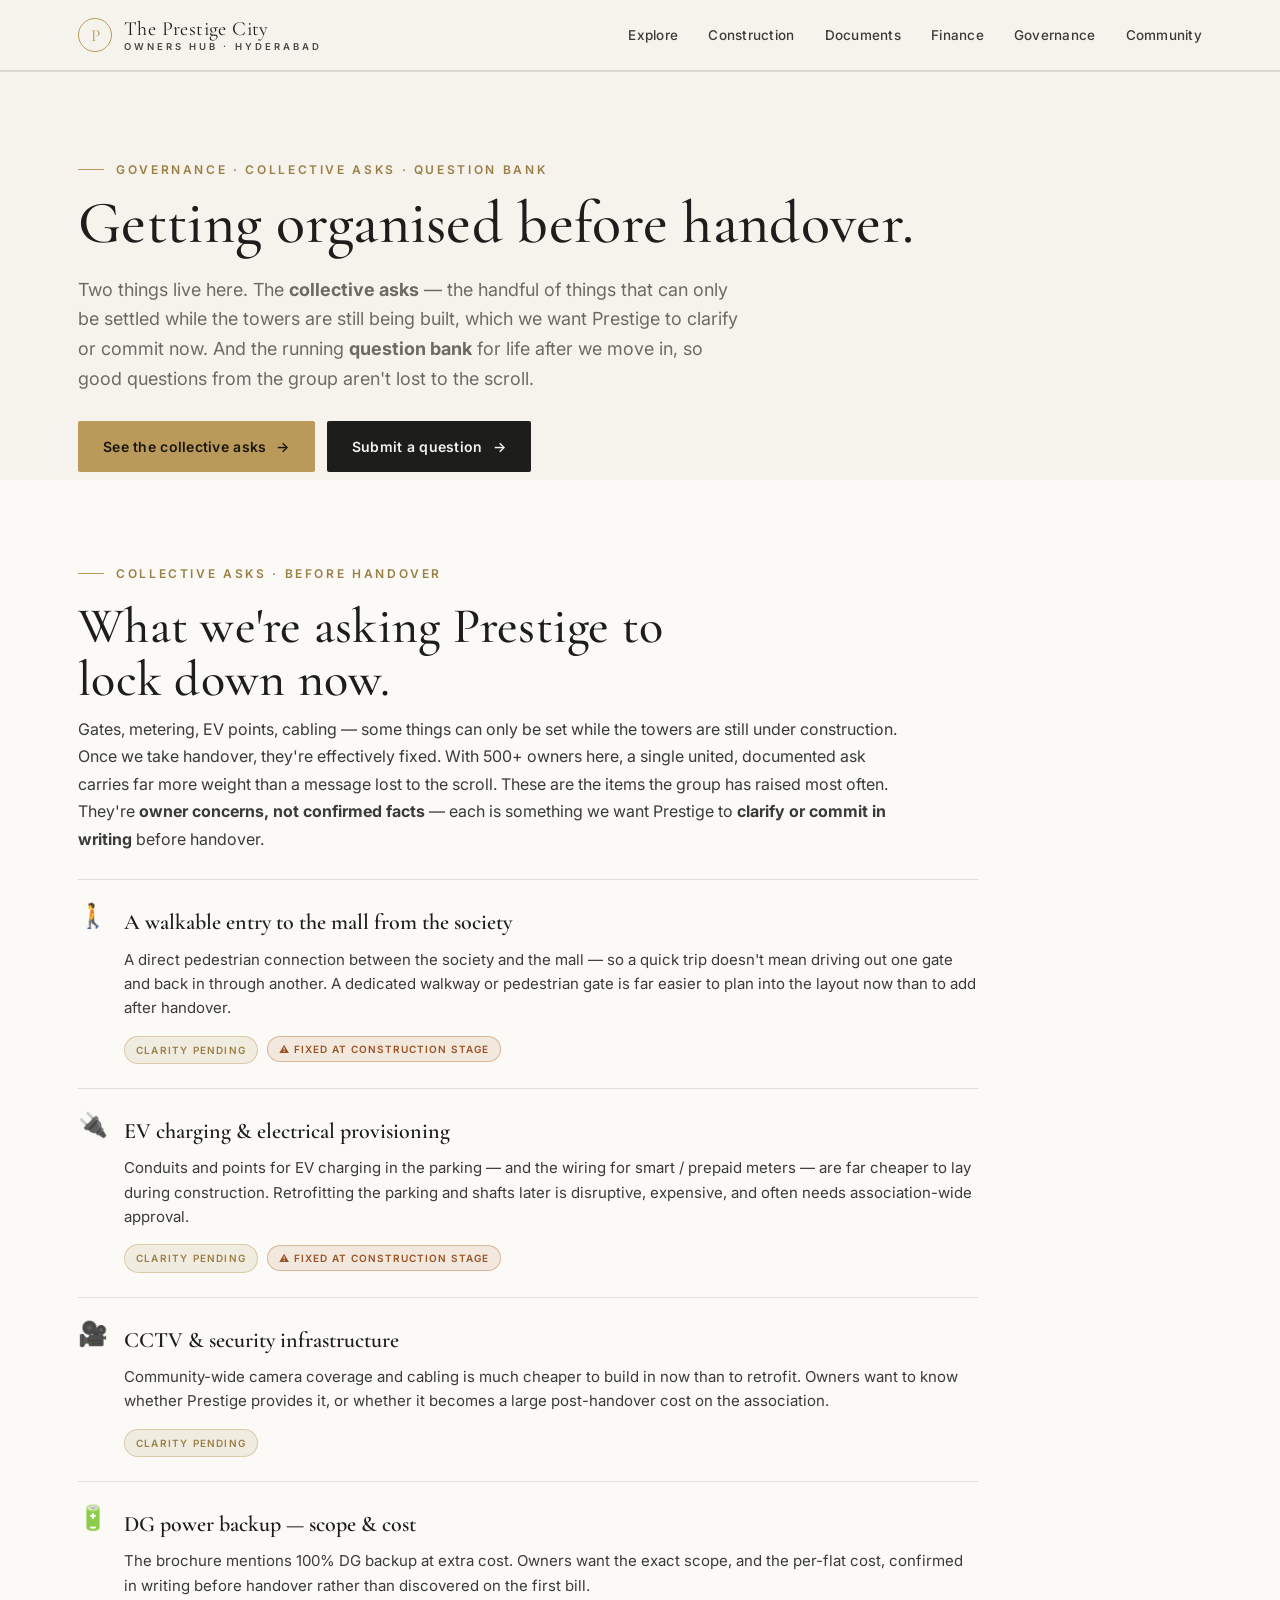
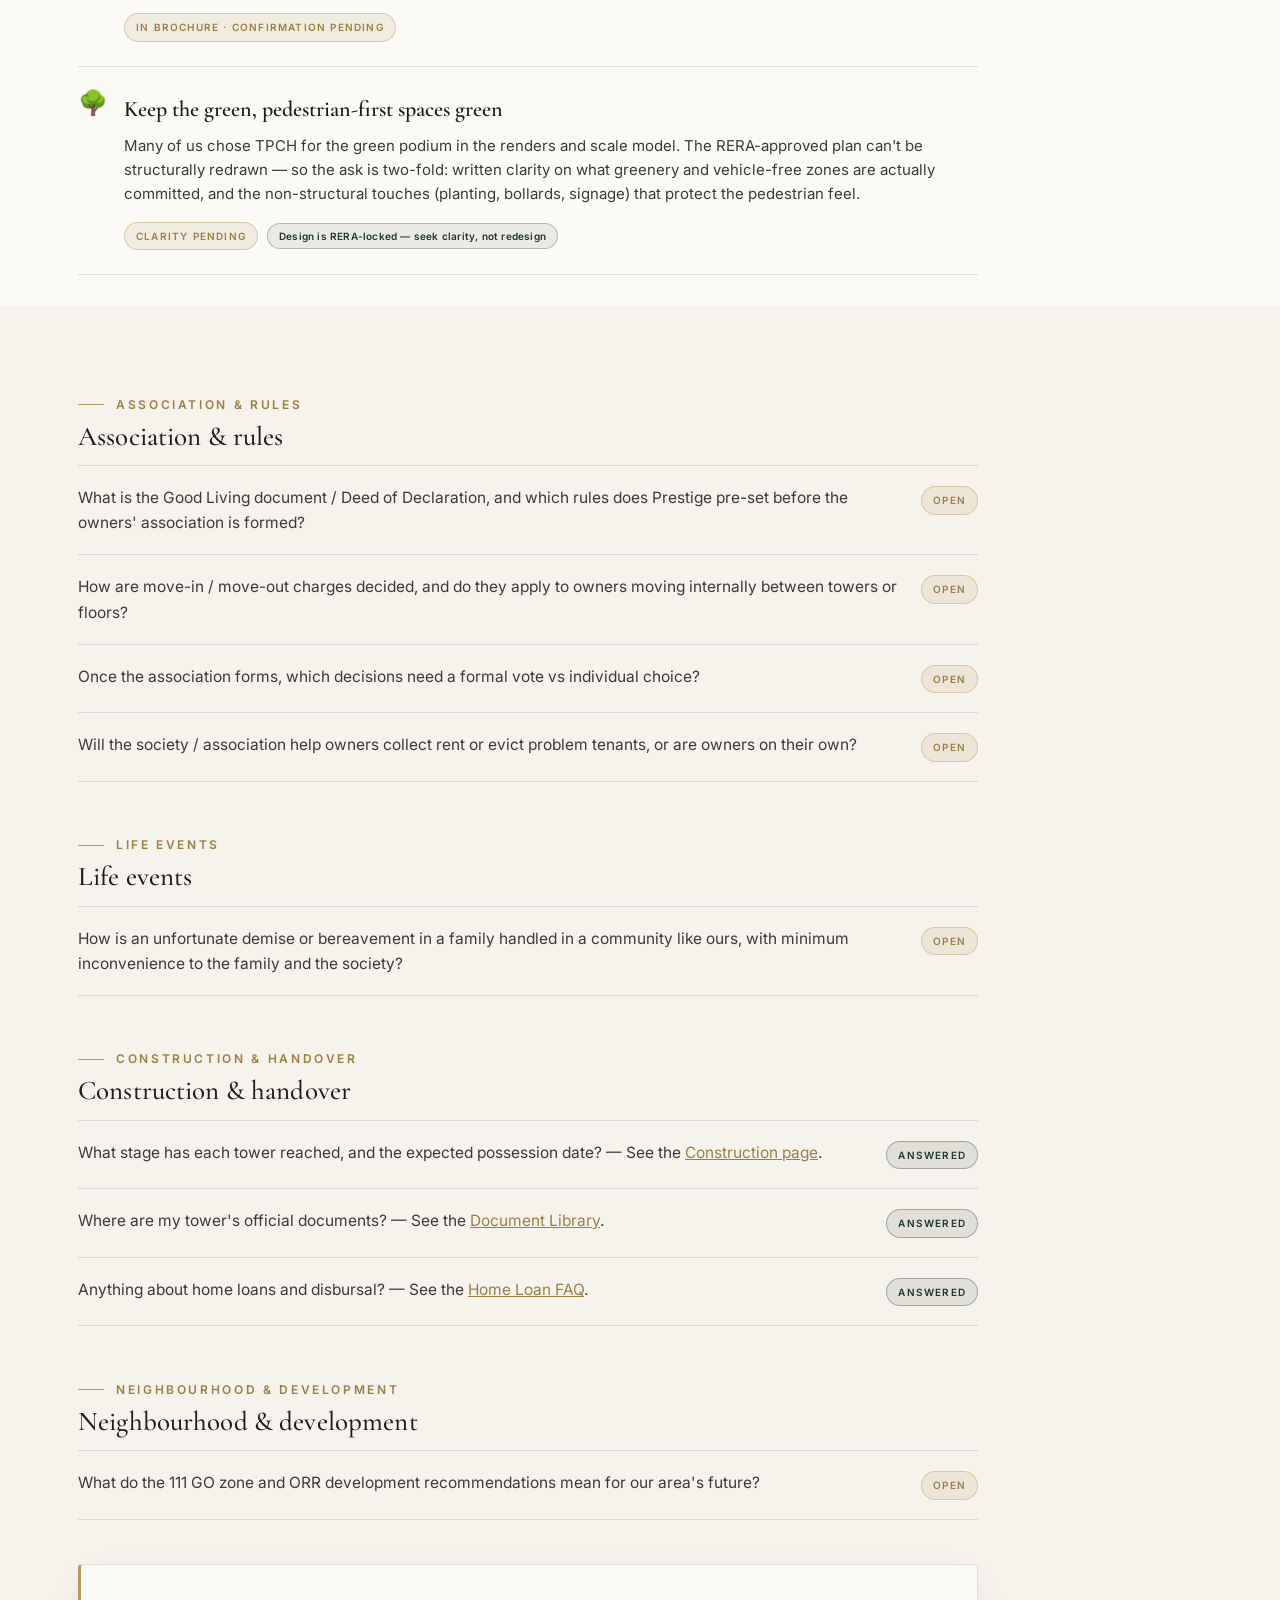
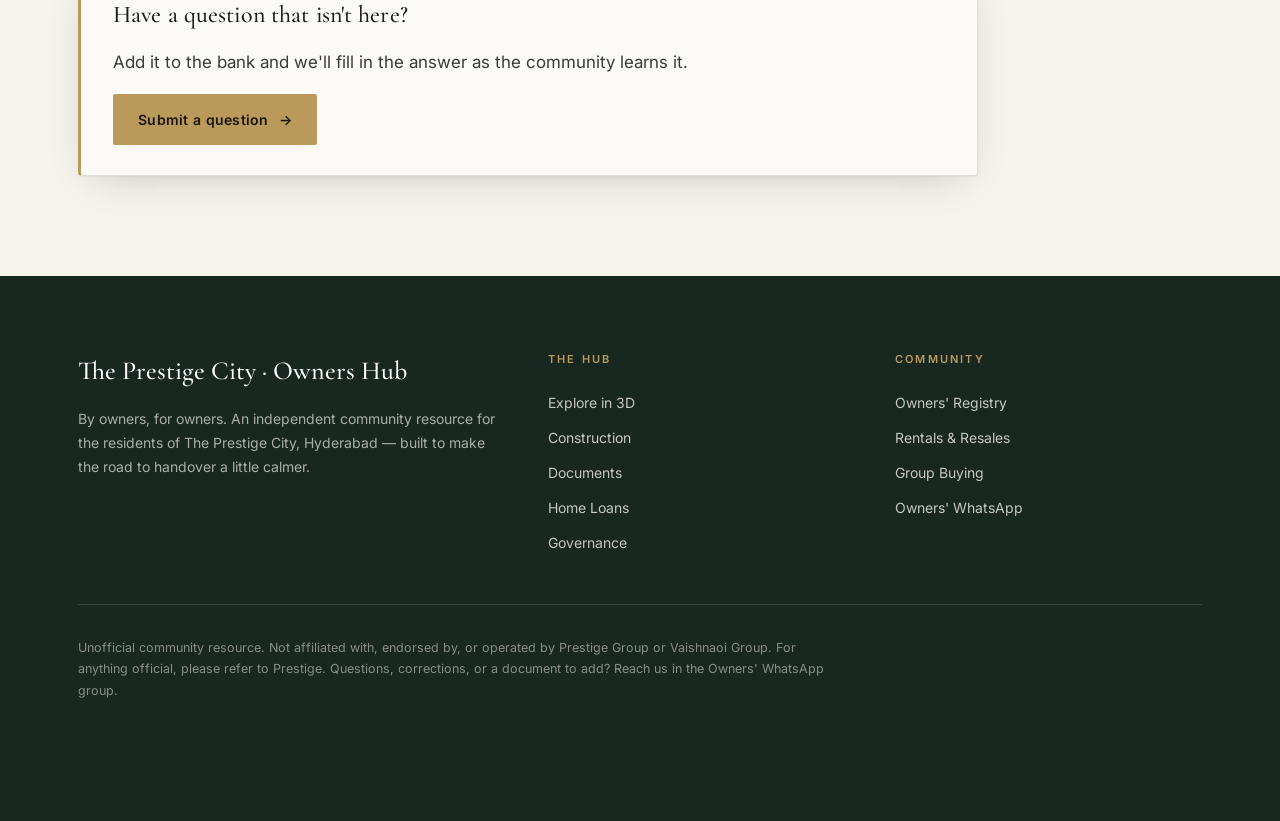
<file: governance.html>
<!doctype html>
<html lang="en">
<head>
  <meta charset="utf-8" />
  <meta name="viewport" content="width=device-width, initial-scale=1" />

  <!-- Google Analytics (GA4) -->
  <script async src="https://www.googletagmanager.com/gtag/js?id=G-R17JKPB0KC"></script>
  <script>
    window.dataLayer = window.dataLayer || [];
    function gtag(){dataLayer.push(arguments);}
    gtag('js', new Date());
    gtag('config', 'G-R17JKPB0KC');
  </script>
  <title>Governance & Question Bank — TPCH Owners Hub</title>
  <meta name="description" content="The running list of what happens after we move in at The Prestige City Hyderabad — association, rules, life events, handover and neighbourhood questions. Submit yours." />
  <link rel="canonical" href="https://tpch.in/governance.html" />

  <!-- Social / share -->
  <link rel="icon" href="favicon.svg" type="image/svg+xml" />
  <meta name="theme-color" content="#20362E" />
  <meta property="og:type" content="website" />
  <meta property="og:site_name" content="TPCH Owners Hub" />
  <meta property="og:title" content="Governance & Question Bank — TPCH Owners Hub" />
  <meta property="og:description" content="The running list of what happens after we move in — association, rules, life events, handover and neighbourhood questions. Submit yours." />
  <meta property="og:url" content="https://tpch.in/governance.html" />
  <meta property="og:image" content="https://tpch.in/og-image.png" />
  <meta property="og:image:width" content="1200" />
  <meta property="og:image:height" content="630" />
  <meta name="twitter:card" content="summary_large_image" />
  <meta name="twitter:title" content="Governance & Question Bank — TPCH Owners Hub" />
  <meta name="twitter:description" content="What happens after we move in at The Prestige City Hyderabad — the questions worth answering before handover." />
  <meta name="twitter:image" content="https://tpch.in/og-image.png" />

  <link rel="preconnect" href="https://fonts.googleapis.com" />
  <link rel="preconnect" href="https://fonts.gstatic.com" crossorigin />
  <link href="https://fonts.googleapis.com/css2?family=Cormorant+Garamond:ital,wght@0,400;0,500;0,600;1,400&family=Inter:wght@400;500;600;700&display=swap" rel="stylesheet" />

  <link rel="stylesheet" href="styles.css" />
</head>
<body>

  <!-- ===================== NAV ===================== -->
  <header class="nav" id="nav">
    <div class="bar">
      <a class="brand" href="index.html" aria-label="TPCH Owners Hub home">
        <span class="mark">P</span>
        <span class="bt">The Prestige City<small>Owners Hub · Hyderabad</small></span>
      </a>
      <nav class="links">
        <a href="explore.html">Explore</a>
        <a href="construction.html">Construction</a>
        <a href="documents.html">Documents</a>
        <a href="finance.html">Finance</a>
        <a href="governance.html">Governance</a>
        <a href="index.html#community">Community</a>
      </nav>
    </div>
  </header>

  <!-- ===================== SUBHEAD ===================== -->
  <section class="subhead">
    <div class="wrap">
      <span class="kicker reveal">Governance · Collective Asks · Question Bank</span>
      <h1 class="title reveal">Getting organised before handover.</h1>
      <p class="lead reveal">Two things live here. The <b>collective asks</b> — the handful of things that can only be settled while the towers are still being built, which we want Prestige to clarify or commit now. And the running <b>question bank</b> for life after we move in, so good questions from the group aren't lost to the scroll.</p>
      <div style="margin-top:28px;display:flex;gap:12px;flex-wrap:wrap" class="reveal">
        <a class="btn btn-gold" href="#asks">See the collective asks <span class="arw">→</span></a>
        <a class="btn btn-dark" href="https://docs.google.com/forms/d/e/1FAIpQLSc3h0Kmc2fsCeQ8qJP8jmAXMX8ShAJzXVijLq3mWDMyOfOzbg/viewform" target="_blank" rel="noopener">Submit a question <span class="arw">→</span></a>
      </div>
    </div>
  </section>

  <!-- ===================== COLLECTIVE ASKS ===================== -->
  <section class="band" id="asks" style="padding:74px 0 30px;background:var(--card)">
    <div class="wrap">
      <div class="head reveal" style="margin-bottom:10px">
        <span class="kicker">Collective asks · before handover</span>
        <h2>What we're asking Prestige to lock down now.</h2>
      </div>
      <p class="reveal" style="max-width:840px;color:var(--graphite-soft);font-size:16px;line-height:1.72;margin:0 0 14px">
        Gates, metering, EV points, cabling — some things can only be set while the towers are still under construction. Once we take handover, they're effectively fixed. With 500+ owners here, a single united, documented ask carries far more weight than a message lost to the scroll. These are the items the group has raised most often. They're <b>owner concerns, not confirmed facts</b> — each is something we want Prestige to <b>clarify or commit in writing</b> before handover.
      </p>

      <div class="asks reveal" style="max-width:900px;margin-top:26px;border-bottom:1px solid var(--line)">

        <div class="askitem" style="padding:24px 0;border-top:1px solid var(--line)">
          <div style="display:flex;gap:16px;align-items:flex-start;flex-wrap:wrap">
            <div style="font-size:24px;line-height:1">🚶</div>
            <div style="flex:1;min-width:280px">
              <div style="font-family:var(--serif);font-size:22px;font-weight:600;color:var(--graphite);margin-bottom:7px">A walkable entry to the mall from the society</div>
              <p style="margin:0 0 14px;color:var(--graphite-soft);font-size:15px;line-height:1.62">A direct pedestrian connection between the society and the mall — so a quick trip doesn't mean driving out one gate and back in through another. A dedicated walkway or pedestrian gate is far easier to plan into the layout now than to add after handover.</p>
              <div style="display:flex;gap:9px;flex-wrap:wrap;align-items:center">
                <span class="pill open">Clarity pending</span>
                <span class="flag flag-warn">⚠ Fixed at construction stage</span>
              </div>
            </div>
          </div>
        </div>

        <div class="askitem" style="padding:24px 0;border-top:1px solid var(--line)">
          <div style="display:flex;gap:16px;align-items:flex-start;flex-wrap:wrap">
            <div style="font-size:24px;line-height:1">🔌</div>
            <div style="flex:1;min-width:280px">
              <div style="font-family:var(--serif);font-size:22px;font-weight:600;color:var(--graphite);margin-bottom:7px">EV charging &amp; electrical provisioning</div>
              <p style="margin:0 0 14px;color:var(--graphite-soft);font-size:15px;line-height:1.62">Conduits and points for EV charging in the parking — and the wiring for smart / prepaid meters — are far cheaper to lay during construction. Retrofitting the parking and shafts later is disruptive, expensive, and often needs association-wide approval.</p>
              <div style="display:flex;gap:9px;flex-wrap:wrap;align-items:center">
                <span class="pill open">Clarity pending</span>
                <span class="flag flag-warn">⚠ Fixed at construction stage</span>
              </div>
            </div>
          </div>
        </div>

        <div class="askitem" style="padding:24px 0;border-top:1px solid var(--line)">
          <div style="display:flex;gap:16px;align-items:flex-start;flex-wrap:wrap">
            <div style="font-size:24px;line-height:1">🎥</div>
            <div style="flex:1;min-width:280px">
              <div style="font-family:var(--serif);font-size:22px;font-weight:600;color:var(--graphite);margin-bottom:7px">CCTV &amp; security infrastructure</div>
              <p style="margin:0 0 14px;color:var(--graphite-soft);font-size:15px;line-height:1.62">Community-wide camera coverage and cabling is much cheaper to build in now than to retrofit. Owners want to know whether Prestige provides it, or whether it becomes a large post-handover cost on the association.</p>
              <div style="display:flex;gap:9px;flex-wrap:wrap;align-items:center">
                <span class="pill open">Clarity pending</span>
              </div>
            </div>
          </div>
        </div>

        <div class="askitem" style="padding:24px 0;border-top:1px solid var(--line)">
          <div style="display:flex;gap:16px;align-items:flex-start;flex-wrap:wrap">
            <div style="font-size:24px;line-height:1">🔋</div>
            <div style="flex:1;min-width:280px">
              <div style="font-family:var(--serif);font-size:22px;font-weight:600;color:var(--graphite);margin-bottom:7px">DG power backup — scope &amp; cost</div>
              <p style="margin:0 0 14px;color:var(--graphite-soft);font-size:15px;line-height:1.62">The brochure mentions 100% DG backup at extra cost. Owners want the exact scope, and the per-flat cost, confirmed in writing before handover rather than discovered on the first bill.</p>
              <div style="display:flex;gap:9px;flex-wrap:wrap;align-items:center">
                <span class="pill open">In brochure · confirmation pending</span>
              </div>
            </div>
          </div>
        </div>

        <div class="askitem" style="padding:24px 0;border-top:1px solid var(--line)">
          <div style="display:flex;gap:16px;align-items:flex-start;flex-wrap:wrap">
            <div style="font-size:24px;line-height:1">🌳</div>
            <div style="flex:1;min-width:280px">
              <div style="font-family:var(--serif);font-size:22px;font-weight:600;color:var(--graphite);margin-bottom:7px">Keep the green, pedestrian-first spaces green</div>
              <p style="margin:0 0 14px;color:var(--graphite-soft);font-size:15px;line-height:1.62">Many of us chose TPCH for the green podium in the renders and scale model. The RERA-approved plan can't be structurally redrawn — so the ask is two-fold: written clarity on what greenery and vehicle-free zones are actually committed, and the non-structural touches (planting, bollards, signage) that protect the pedestrian feel.</p>
              <div style="display:flex;gap:9px;flex-wrap:wrap;align-items:center">
                <span class="pill open">Clarity pending</span>
                <span class="flag flag-note">Design is RERA-locked — seek clarity, not redesign</span>
              </div>
            </div>
          </div>
        </div>

      </div>

    </div>
  </section>

  <!-- ===================== QUESTION BANK ===================== -->
  <section class="band" style="padding:80px 0 100px">
    <div class="wrap">

      <div class="qgroup reveal">
        <span class="kicker">Association &amp; rules</span>
        <h3>Association &amp; rules</h3>
        <div class="qitem"><div class="qt">What is the Good Living document / Deed of Declaration, and which rules does Prestige pre-set before the owners' association is formed?</div><span class="pill open">Open</span></div>
        <div class="qitem"><div class="qt">How are move-in / move-out charges decided, and do they apply to owners moving internally between towers or floors?</div><span class="pill open">Open</span></div>
        <div class="qitem"><div class="qt">Once the association forms, which decisions need a formal vote vs individual choice?</div><span class="pill open">Open</span></div>
        <div class="qitem"><div class="qt">Will the society / association help owners collect rent or evict problem tenants, or are owners on their own?</div><span class="pill open">Open</span></div>
      </div>

      <div class="qgroup reveal">
        <span class="kicker">Life events</span>
        <h3>Life events</h3>
        <div class="qitem"><div class="qt">How is an unfortunate demise or bereavement in a family handled in a community like ours, with minimum inconvenience to the family and the society?</div><span class="pill open">Open</span></div>
      </div>

      <div class="qgroup reveal">
        <span class="kicker">Construction &amp; handover</span>
        <h3>Construction &amp; handover</h3>
        <div class="qitem"><div class="qt">What stage has each tower reached, and the expected possession date? — See the <a href="construction.html">Construction page</a>.</div><span class="pill answered">Answered</span></div>
        <div class="qitem"><div class="qt">Where are my tower's official documents? — See the <a href="documents.html">Document Library</a>.</div><span class="pill answered">Answered</span></div>
        <div class="qitem"><div class="qt">Anything about home loans and disbursal? — See the <a href="finance.html">Home Loan FAQ</a>.</div><span class="pill answered">Answered</span></div>
      </div>

      <div class="qgroup reveal">
        <span class="kicker">Neighbourhood &amp; development</span>
        <h3>Neighbourhood &amp; development</h3>
        <div class="qitem"><div class="qt">What do the 111 GO zone and ORR development recommendations mean for our area's future?</div><span class="pill open">Open</span></div>
      </div>

      <div class="notecard reveal" style="max-width:900px">
        <h3>Have a question that isn't here?</h3>
        <p style="margin:0 0 18px;color:var(--graphite-soft)">Add it to the bank and we'll fill in the answer as the community learns it.</p>
        <a class="btn btn-gold" href="https://docs.google.com/forms/d/e/1FAIpQLSc3h0Kmc2fsCeQ8qJP8jmAXMX8ShAJzXVijLq3mWDMyOfOzbg/viewform" target="_blank" rel="noopener">Submit a question <span class="arw">→</span></a>
      </div>

    </div>
  </section>

  <!-- ===================== FOOTER ===================== -->
  <footer class="foot">
    <div class="wrap">
      <div class="top">
        <div>
          <h4>The Prestige City · Owners Hub</h4>
          <p>By owners, for owners. An independent community resource for the residents of The Prestige City, Hyderabad — built to make the road to handover a little calmer.</p>
        </div>
        <div class="col">
          <h5>The Hub</h5>
          <a href="explore.html">Explore in 3D</a>
          <a href="construction.html">Construction</a>
          <a href="documents.html">Documents</a>
          <a href="finance.html">Home Loans</a>
          <a href="governance.html">Governance</a>
        </div>
        <div class="col">
          <h5>Community</h5>
          <a href="index.html#community">Owners' Registry</a>
          <a href="rentals.html">Rentals &amp; Resales</a>
          <a href="index.html#community">Group Buying</a>
          <a data-mdoc="whatsapp" data-keeptext href="index.html#owner-signin">Owners' WhatsApp</a>
        </div>
      </div>
      <p class="disc">
        Unofficial community resource. Not affiliated with, endorsed by, or operated by Prestige Group or Vaishnaoi Group. For anything official, please refer to Prestige. Questions, corrections, or a document to add? Reach us in the Owners' WhatsApp group.
      </p>
    </div>
  </footer>

  <!-- ===================== MOBILE TAB BAR ===================== -->
  <nav class="tabbar" aria-label="Primary">
    <a href="index.html#top"><span class="i">⌂</span>Home</a>
    <a href="construction.html"><span class="i">🏗</span>Construction</a>
    <a href="documents.html"><span class="i">📁</span>Docs</a>
    <a href="index.html#community"><span class="i">👥</span>Community</a>
  </nav>

  <script src="app.js"></script>
</body>
</html>
</file>
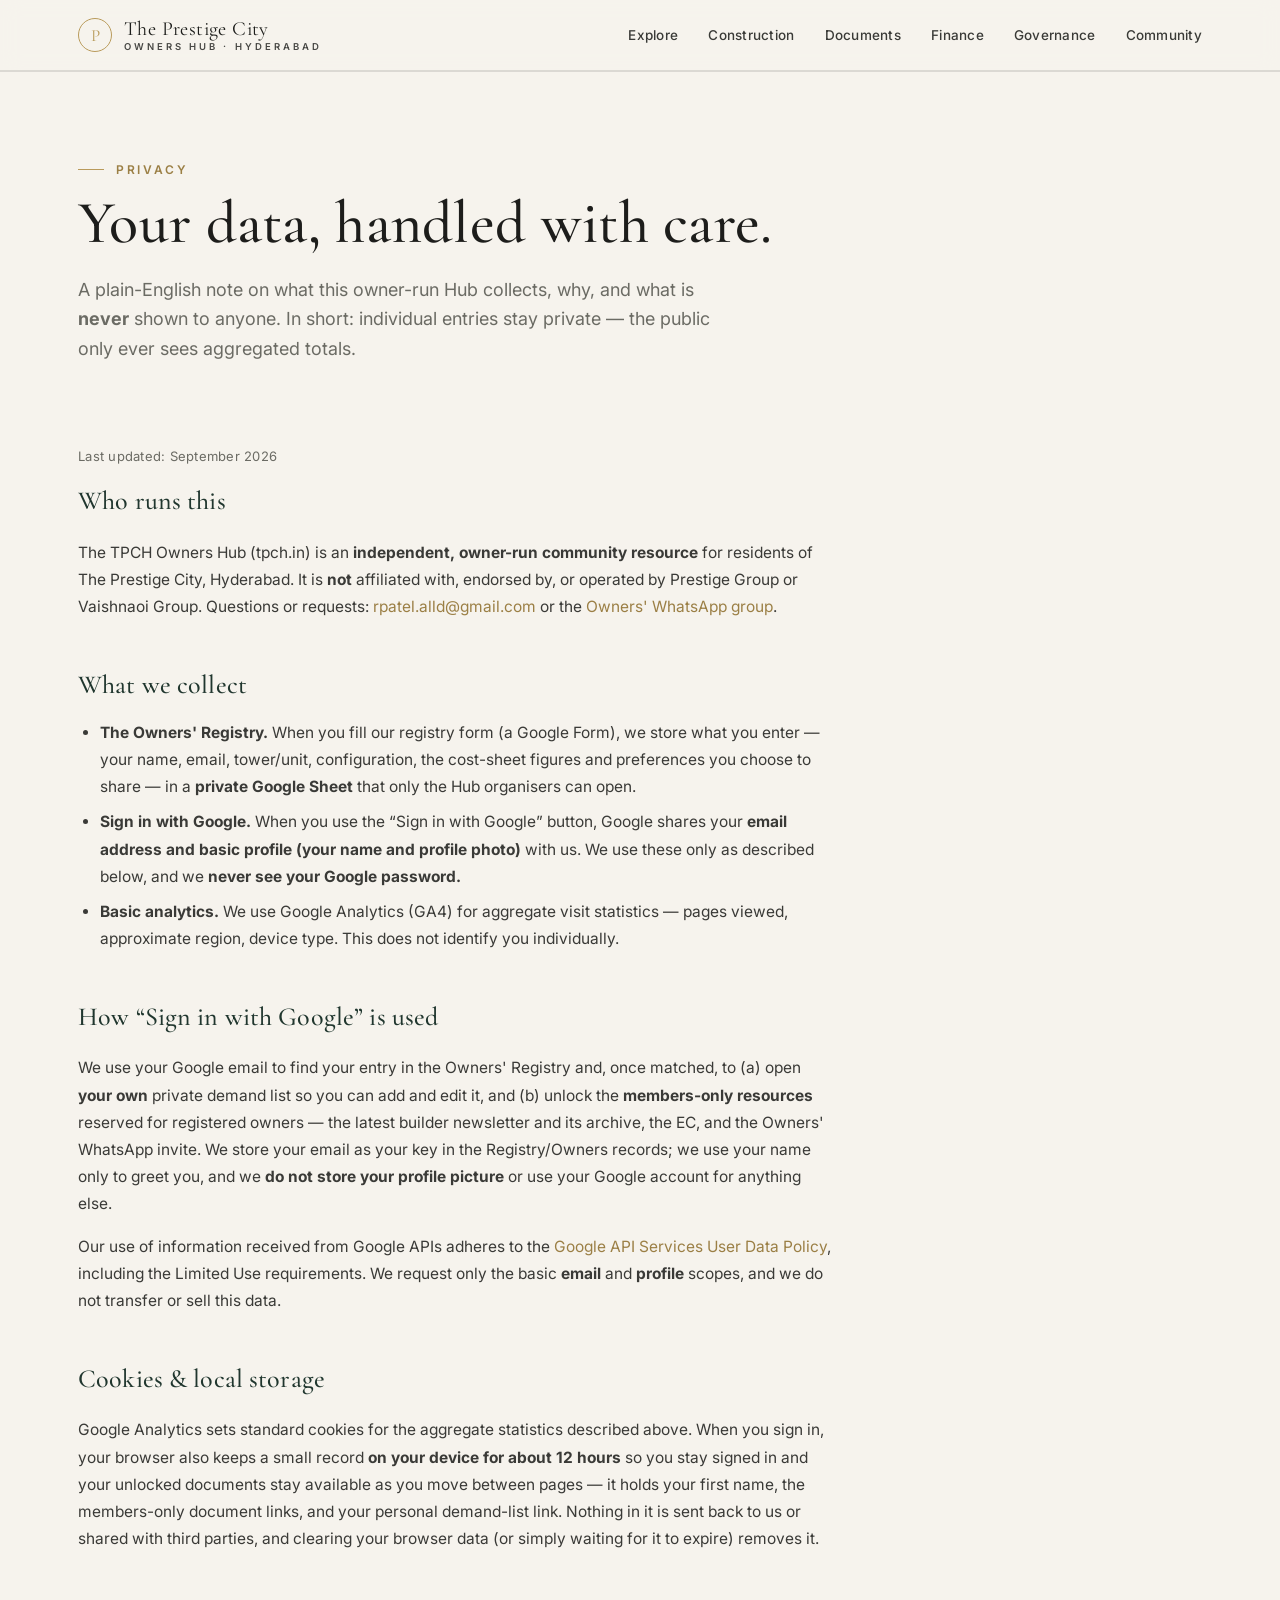
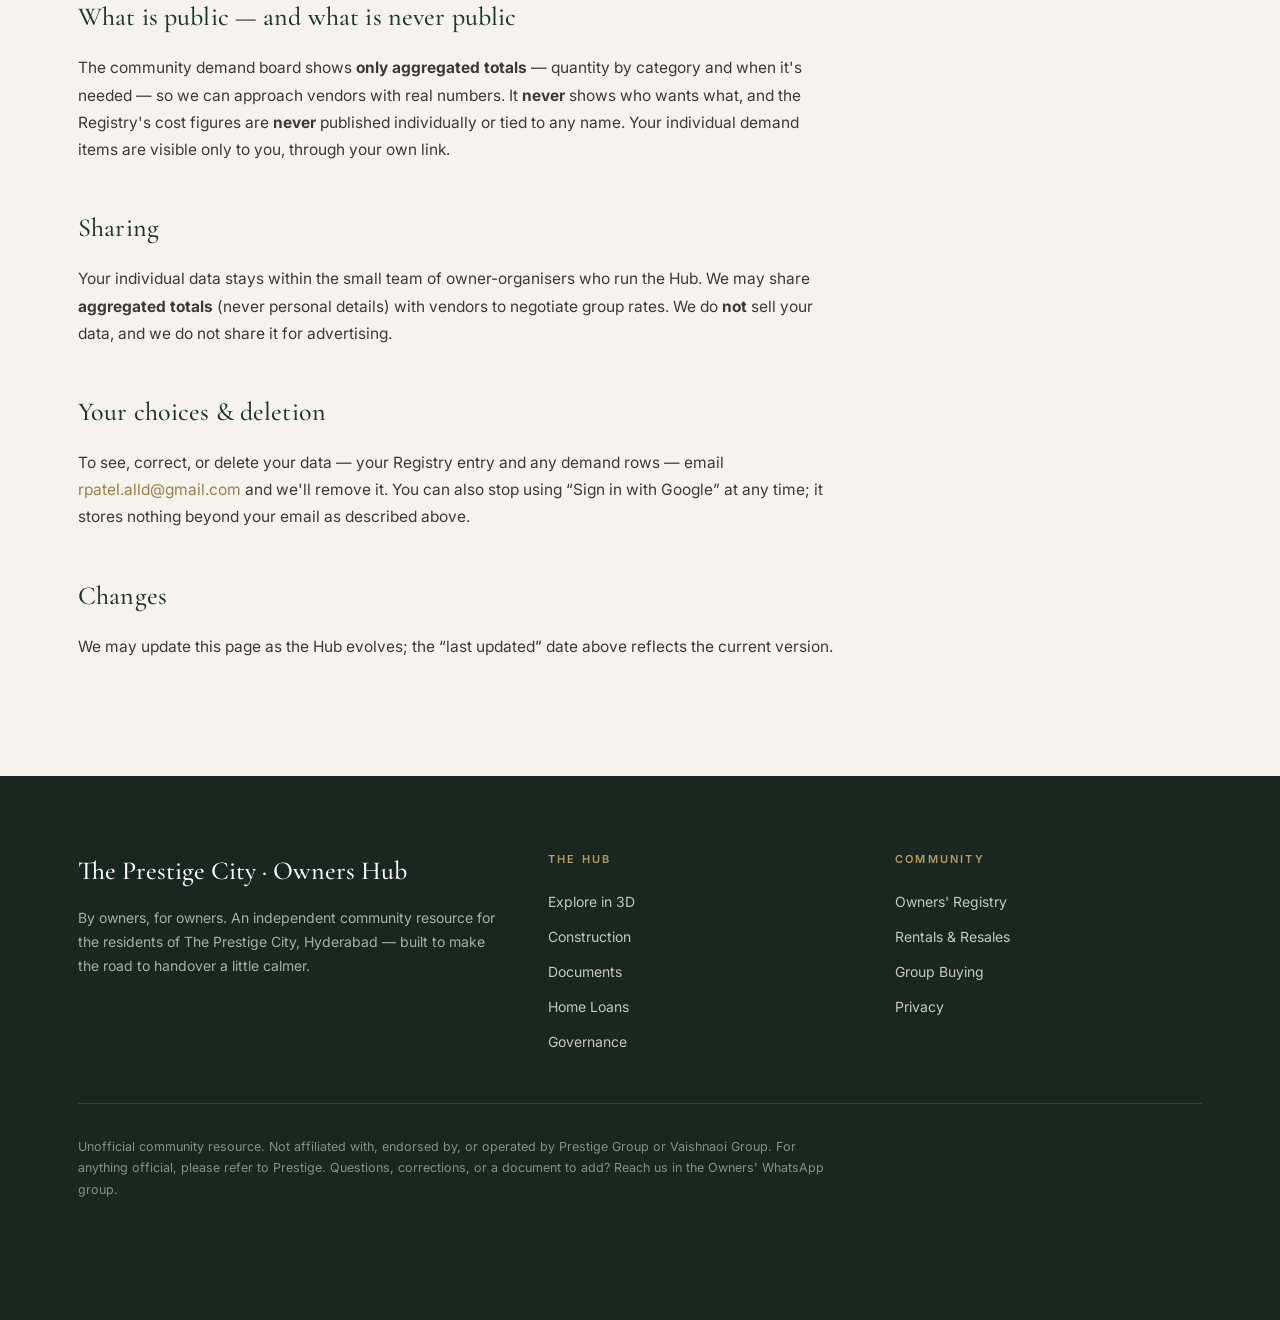
<file: privacy.html>
<!doctype html>
<html lang="en">
<head>
  <meta charset="utf-8" />
  <meta name="viewport" content="width=device-width, initial-scale=1" />

  <!-- Google Analytics (GA4) -->
  <script async src="https://www.googletagmanager.com/gtag/js?id=G-R17JKPB0KC"></script>
  <script>
    window.dataLayer = window.dataLayer || [];
    function gtag(){dataLayer.push(arguments);}
    gtag('js', new Date());
    gtag('config', 'G-R17JKPB0KC');
  </script>
  <title>Privacy — TPCH Owners Hub</title>
  <meta name="description" content="How the TPCH Owners Hub handles your data — the Owners' Registry, Sign in with Google, and the community demand board. Aggregates only in public; individual entries stay private." />
  <link rel="canonical" href="https://tpch.in/privacy.html" />

  <link rel="icon" href="favicon.svg" type="image/svg+xml" />
  <meta name="theme-color" content="#20362E" />
  <meta property="og:type" content="website" />
  <meta property="og:site_name" content="TPCH Owners Hub" />
  <meta property="og:title" content="Privacy — TPCH Owners Hub" />
  <meta property="og:description" content="How the TPCH Owners Hub handles your data. Individual entries stay private; only aggregated totals are ever shown." />
  <meta property="og:url" content="https://tpch.in/privacy.html" />
  <meta property="og:image" content="https://tpch.in/og-image.png" />

  <link rel="preconnect" href="https://fonts.googleapis.com" />
  <link rel="preconnect" href="https://fonts.gstatic.com" crossorigin />
  <link href="https://fonts.googleapis.com/css2?family=Cormorant+Garamond:ital,wght@0,400;0,500;0,600;1,400&family=Inter:wght@400;500;600;700&display=swap" rel="stylesheet" />

  <link rel="stylesheet" href="styles.css" />
  <style>
    .legal{max-width:760px}
    .legal h2{font-family:var(--serif);font-size:26px;margin:44px 0 12px;color:var(--forest)}
    .legal h2:first-of-type{margin-top:8px}
    .legal p, .legal li{color:var(--graphite-soft);font-size:15.5px;line-height:1.75}
    .legal ul{margin:0 0 8px;padding-left:22px}
    .legal li{margin-bottom:8px}
    .legal a{color:var(--gold-deep)}
    .legal .upd{font-size:13px;color:var(--muted);letter-spacing:.02em}
  </style>
</head>
<body>

  <!-- ===================== NAV ===================== -->
  <header class="nav" id="nav">
    <div class="bar">
      <a class="brand" href="index.html" aria-label="TPCH Owners Hub home">
        <span class="mark">P</span>
        <span class="bt">The Prestige City<small>Owners Hub · Hyderabad</small></span>
      </a>
      <nav class="links">
        <a href="explore.html">Explore</a>
        <a href="construction.html">Construction</a>
        <a href="documents.html">Documents</a>
        <a href="finance.html">Finance</a>
        <a href="governance.html">Governance</a>
        <a href="index.html#community">Community</a>
      </nav>
    </div>
  </header>

  <!-- ===================== SUBHEAD ===================== -->
  <section class="subhead">
    <div class="wrap">
      <span class="kicker reveal">Privacy</span>
      <h1 class="title reveal">Your data, handled with care.</h1>
      <p class="lead reveal">A plain-English note on what this owner-run Hub collects, why, and what is <b>never</b> shown to anyone. In short: individual entries stay private — the public only ever sees aggregated totals.</p>
    </div>
  </section>

  <!-- ===================== BODY ===================== -->
  <section class="band" style="padding:60px 0 100px">
    <div class="wrap">
      <div class="legal reveal">
        <p class="upd">Last updated: September 2026</p>

        <h2>Who runs this</h2>
        <p>The TPCH Owners Hub (tpch.in) is an <b>independent, owner-run community resource</b> for residents of The Prestige City, Hyderabad. It is <b>not</b> affiliated with, endorsed by, or operated by Prestige Group or Vaishnaoi Group. Questions or requests: <a href="mailto:rpatel.alld@gmail.com">rpatel.alld@gmail.com</a> or the <a data-mdoc="whatsapp" data-keeptext href="index.html#owner-signin">Owners' WhatsApp group</a>.</p>

        <h2>What we collect</h2>
        <ul>
          <li><b>The Owners' Registry.</b> When you fill our registry form (a Google Form), we store what you enter — your name, email, tower/unit, configuration, the cost-sheet figures and preferences you choose to share — in a <b>private Google Sheet</b> that only the Hub organisers can open.</li>
          <li><b>Sign in with Google.</b> When you use the “Sign in with Google” button, Google shares your <b>email address and basic profile (your name and profile photo)</b> with us. We use these only as described below, and we <b>never see your Google password.</b></li>
          <li><b>Basic analytics.</b> We use Google Analytics (GA4) for aggregate visit statistics — pages viewed, approximate region, device type. This does not identify you individually.</li>
        </ul>

        <h2>How “Sign in with Google” is used</h2>
        <p>We use your Google email to find your entry in the Owners' Registry and, once matched, to (a) open <b>your own</b> private demand list so you can add and edit it, and (b) unlock the <b>members-only resources</b> reserved for registered owners — the latest builder newsletter and its archive, the EC, and the Owners' WhatsApp invite. We store your email as your key in the Registry/Owners records; we use your name only to greet you, and we <b>do not store your profile picture</b> or use your Google account for anything else.</p>
        <p>Our use of information received from Google APIs adheres to the <a href="https://developers.google.com/terms/api-services-user-data-policy" target="_blank" rel="noopener">Google API Services User Data Policy</a>, including the Limited Use requirements. We request only the basic <b>email</b> and <b>profile</b> scopes, and we do not transfer or sell this data.</p>

        <h2>Cookies &amp; local storage</h2>
        <p>Google Analytics sets standard cookies for the aggregate statistics described above. When you sign in, your browser also keeps a small record <b>on your device for about 12 hours</b> so you stay signed in and your unlocked documents stay available as you move between pages — it holds your first name, the members-only document links, and your personal demand-list link. Nothing in it is sent back to us or shared with third parties, and clearing your browser data (or simply waiting for it to expire) removes it.</p>

        <h2>What is public — and what is never public</h2>
        <p>The community demand board shows <b>only aggregated totals</b> — quantity by category and when it's needed — so we can approach vendors with real numbers. It <b>never</b> shows who wants what, and the Registry's cost figures are <b>never</b> published individually or tied to any name. Your individual demand items are visible only to you, through your own link.</p>

        <h2>Sharing</h2>
        <p>Your individual data stays within the small team of owner-organisers who run the Hub. We may share <b>aggregated totals</b> (never personal details) with vendors to negotiate group rates. We do <b>not</b> sell your data, and we do not share it for advertising.</p>

        <h2>Your choices &amp; deletion</h2>
        <p>To see, correct, or delete your data — your Registry entry and any demand rows — email <a href="mailto:rpatel.alld@gmail.com">rpatel.alld@gmail.com</a> and we'll remove it. You can also stop using “Sign in with Google” at any time; it stores nothing beyond your email as described above.</p>

        <h2>Changes</h2>
        <p>We may update this page as the Hub evolves; the “last updated” date above reflects the current version.</p>
      </div>
    </div>
  </section>

  <!-- ===================== FOOTER ===================== -->
  <footer class="foot">
    <div class="wrap">
      <div class="top">
        <div>
          <h4>The Prestige City · Owners Hub</h4>
          <p>By owners, for owners. An independent community resource for the residents of The Prestige City, Hyderabad — built to make the road to handover a little calmer.</p>
        </div>
        <div class="col">
          <h5>The Hub</h5>
          <a href="explore.html">Explore in 3D</a>
          <a href="construction.html">Construction</a>
          <a href="documents.html">Documents</a>
          <a href="finance.html">Home Loans</a>
          <a href="governance.html">Governance</a>
        </div>
        <div class="col">
          <h5>Community</h5>
          <a href="index.html#community">Owners' Registry</a>
          <a href="rentals.html">Rentals &amp; Resales</a>
          <a href="index.html#community">Group Buying</a>
          <a href="privacy.html">Privacy</a>
        </div>
      </div>
      <p class="disc">
        Unofficial community resource. Not affiliated with, endorsed by, or operated by Prestige Group or Vaishnaoi Group. For anything official, please refer to Prestige. Questions, corrections, or a document to add? Reach us in the Owners' WhatsApp group.
      </p>
    </div>
  </footer>

  <!-- ===================== MOBILE TAB BAR ===================== -->
  <nav class="tabbar" aria-label="Primary">
    <a href="index.html#top"><span class="i">⌂</span>Home</a>
    <a href="construction.html"><span class="i">🏗</span>Construction</a>
    <a href="documents.html"><span class="i">📁</span>Docs</a>
    <a href="index.html#community"><span class="i">👥</span>Community</a>
  </nav>

  <script src="app.js"></script>
</body>
</html>
</file>
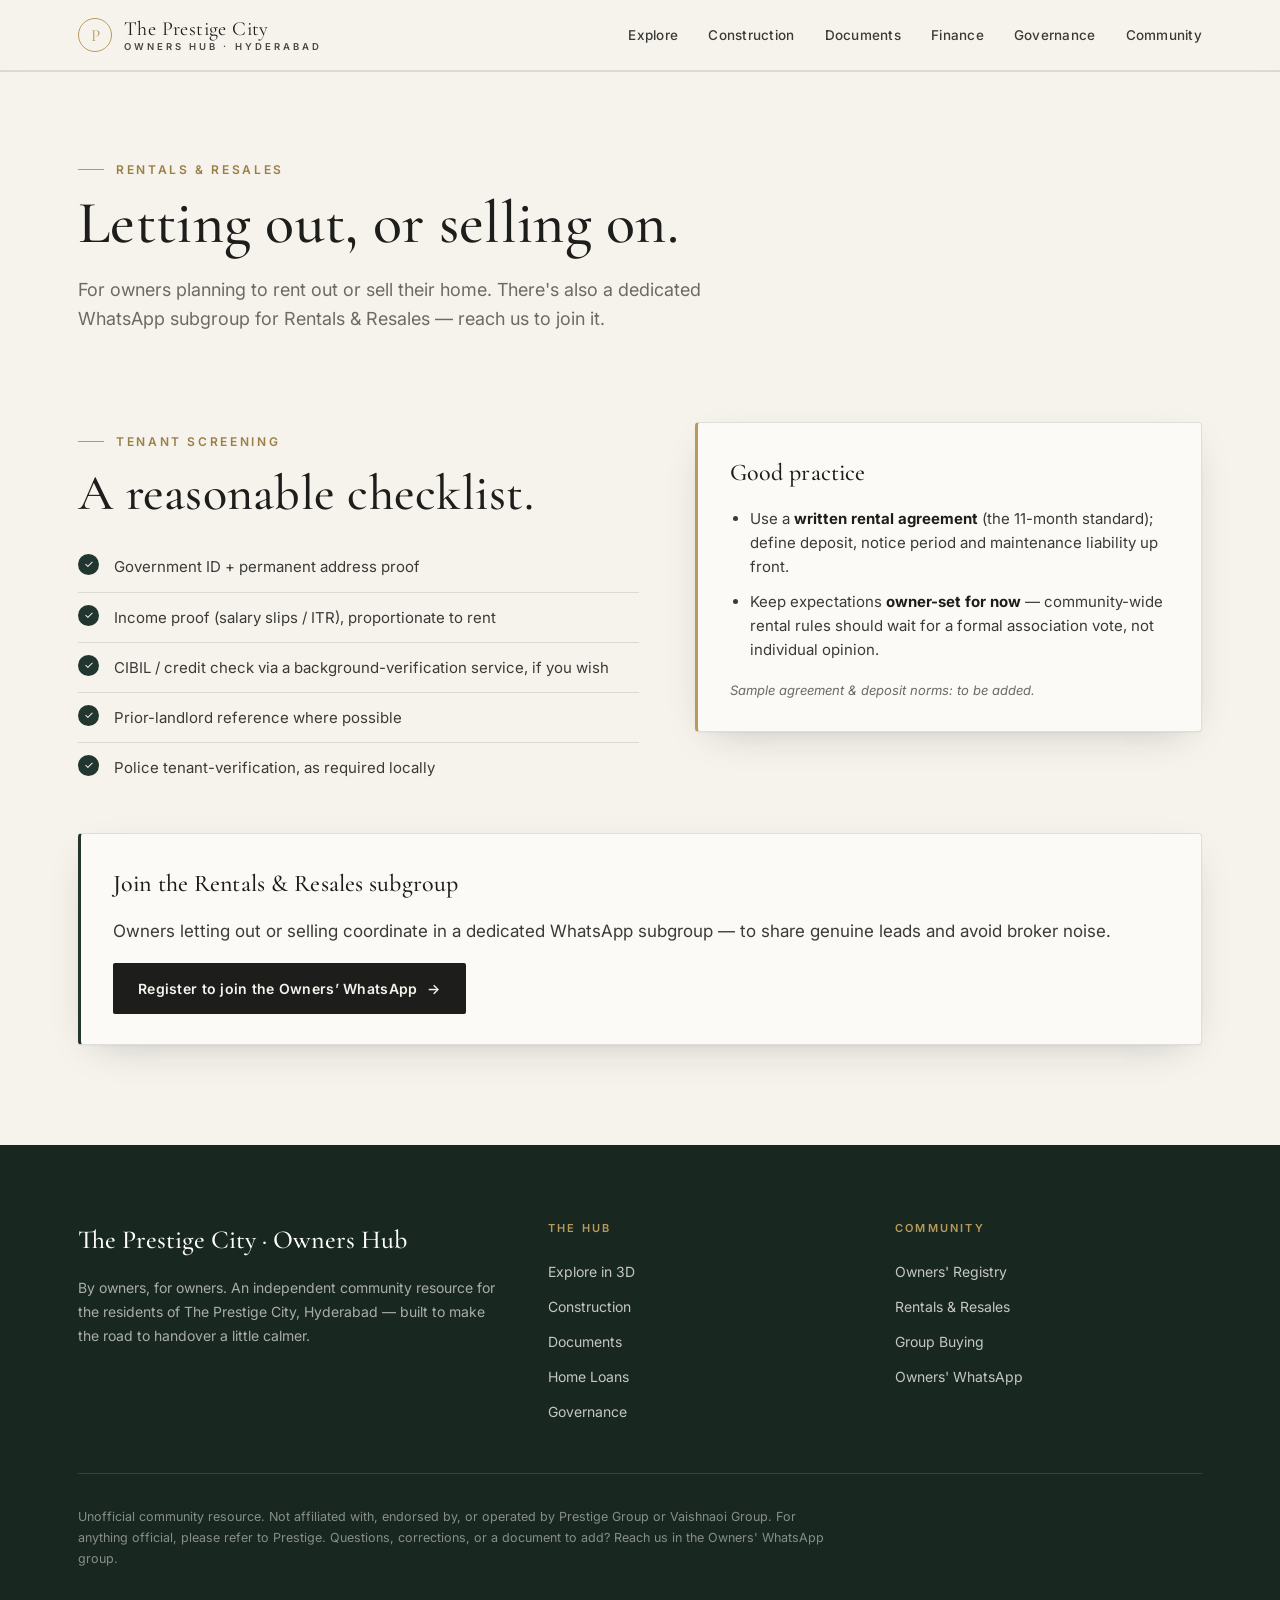
<file: rentals.html>
<!doctype html>
<html lang="en">
<head>
  <meta charset="utf-8" />
  <meta name="viewport" content="width=device-width, initial-scale=1" />

  <!-- Google Analytics (GA4) -->
  <script async src="https://www.googletagmanager.com/gtag/js?id=G-R17JKPB0KC"></script>
  <script>
    window.dataLayer = window.dataLayer || [];
    function gtag(){dataLayer.push(arguments);}
    gtag('js', new Date());
    gtag('config', 'G-R17JKPB0KC');
  </script>
  <title>Rentals & Resales — TPCH Owners Hub</title>
  <meta name="description" content="For owners of The Prestige City Hyderabad planning to let out or sell — tenant screening checklist, rental-agreement good practice, and the Rentals & Resales subgroup." />
  <link rel="canonical" href="https://tpch.in/rentals.html" />

  <!-- Social / share -->
  <link rel="icon" href="favicon.svg" type="image/svg+xml" />
  <meta name="theme-color" content="#20362E" />
  <meta property="og:type" content="website" />
  <meta property="og:site_name" content="TPCH Owners Hub" />
  <meta property="og:title" content="Rentals & Resales — TPCH Owners Hub" />
  <meta property="og:description" content="For owners planning to let out or sell — tenant screening checklist, rental-agreement good practice, and the Rentals & Resales subgroup." />
  <meta property="og:url" content="https://tpch.in/rentals.html" />
  <meta property="og:image" content="https://tpch.in/og-image.png" />
  <meta property="og:image:width" content="1200" />
  <meta property="og:image:height" content="630" />
  <meta name="twitter:card" content="summary_large_image" />
  <meta name="twitter:title" content="Rentals & Resales — TPCH Owners Hub" />
  <meta name="twitter:description" content="For owners of The Prestige City Hyderabad planning to let out or sell." />
  <meta name="twitter:image" content="https://tpch.in/og-image.png" />

  <link rel="preconnect" href="https://fonts.googleapis.com" />
  <link rel="preconnect" href="https://fonts.gstatic.com" crossorigin />
  <link href="https://fonts.googleapis.com/css2?family=Cormorant+Garamond:ital,wght@0,400;0,500;0,600;1,400&family=Inter:wght@400;500;600;700&display=swap" rel="stylesheet" />

  <link rel="stylesheet" href="styles.css" />
</head>
<body>

  <!-- ===================== NAV ===================== -->
  <header class="nav" id="nav">
    <div class="bar">
      <a class="brand" href="index.html" aria-label="TPCH Owners Hub home">
        <span class="mark">P</span>
        <span class="bt">The Prestige City<small>Owners Hub · Hyderabad</small></span>
      </a>
      <nav class="links">
        <a href="explore.html">Explore</a>
        <a href="construction.html">Construction</a>
        <a href="documents.html">Documents</a>
        <a href="finance.html">Finance</a>
        <a href="governance.html">Governance</a>
        <a href="index.html#community">Community</a>
      </nav>
    </div>
  </header>

  <!-- ===================== SUBHEAD ===================== -->
  <section class="subhead">
    <div class="wrap">
      <span class="kicker reveal">Rentals &amp; Resales</span>
      <h1 class="title reveal">Letting out, or selling on.</h1>
      <p class="lead reveal">For owners planning to rent out or sell their home. There's also a dedicated WhatsApp subgroup for Rentals &amp; Resales — reach us to join it.</p>
    </div>
  </section>

  <!-- ===================== CHECKLIST + GOOD PRACTICE ===================== -->
  <section class="band" style="padding:80px 0 100px">
    <div class="wrap">
      <div class="feature" style="align-items:start">

        <div class="reveal">
          <div class="head" style="margin-bottom:22px">
            <span class="kicker">Tenant screening</span>
            <h2>A reasonable checklist.</h2>
          </div>
          <ul class="checklist">
            <li>Government ID + permanent address proof</li>
            <li>Income proof (salary slips / ITR), proportionate to rent</li>
            <li>CIBIL / credit check via a background-verification service, if you wish</li>
            <li>Prior-landlord reference where possible</li>
            <li>Police tenant-verification, as required locally</li>
          </ul>
        </div>

        <div class="notecard reveal">
          <h3>Good practice</h3>
          <ul>
            <li>Use a <b>written rental agreement</b> (the 11-month standard); define deposit, notice period and maintenance liability up front.</li>
            <li>Keep expectations <b>owner-set for now</b> — community-wide rental rules should wait for a formal association vote, not individual opinion.</li>
          </ul>
          <p style="margin:18px 0 0;font-size:13px;color:var(--muted);font-style:italic">Sample agreement &amp; deposit norms: to be added.</p>
        </div>

      </div>

      <div class="notecard reveal" style="margin-top:40px;border-left-color:var(--forest)">
        <h3>Join the Rentals &amp; Resales subgroup</h3>
        <p style="margin:0 0 18px;color:var(--graphite-soft)">Owners letting out or selling coordinate in a dedicated WhatsApp subgroup — to share genuine leads and avoid broker noise.</p>
        <a class="btn btn-dark" data-mdoc="whatsapp" href="index.html#owner-signin">Register to join the Owners’ WhatsApp <span class="arw">→</span></a>
      </div>
    </div>
  </section>

  <!-- ===================== FOOTER ===================== -->
  <footer class="foot">
    <div class="wrap">
      <div class="top">
        <div>
          <h4>The Prestige City · Owners Hub</h4>
          <p>By owners, for owners. An independent community resource for the residents of The Prestige City, Hyderabad — built to make the road to handover a little calmer.</p>
        </div>
        <div class="col">
          <h5>The Hub</h5>
          <a href="explore.html">Explore in 3D</a>
          <a href="construction.html">Construction</a>
          <a href="documents.html">Documents</a>
          <a href="finance.html">Home Loans</a>
          <a href="governance.html">Governance</a>
        </div>
        <div class="col">
          <h5>Community</h5>
          <a href="index.html#community">Owners' Registry</a>
          <a href="rentals.html">Rentals &amp; Resales</a>
          <a href="index.html#community">Group Buying</a>
          <a data-mdoc="whatsapp" data-keeptext href="index.html#owner-signin">Owners' WhatsApp</a>
        </div>
      </div>
      <p class="disc">
        Unofficial community resource. Not affiliated with, endorsed by, or operated by Prestige Group or Vaishnaoi Group. For anything official, please refer to Prestige. Questions, corrections, or a document to add? Reach us in the Owners' WhatsApp group.
      </p>
    </div>
  </footer>

  <!-- ===================== MOBILE TAB BAR ===================== -->
  <nav class="tabbar" aria-label="Primary">
    <a href="index.html#top"><span class="i">⌂</span>Home</a>
    <a href="construction.html"><span class="i">🏗</span>Construction</a>
    <a href="documents.html"><span class="i">📁</span>Docs</a>
    <a href="index.html#community"><span class="i">👥</span>Community</a>
  </nav>

  <script src="app.js"></script>
</body>
</html>
</file>
<file: styles.css>
:root{
  --ivory:#F6F3ED;
  --ivory-2:#EFEAE0;
  --graphite:#1D1D1B;
  --graphite-soft:#3A3A37;
  --muted:#6B6B64;
  --gold:#B99A5B;
  --gold-deep:#9B7F45;
  --forest:#20362E;
  --forest-2:#182821;
  --line:rgba(29,29,27,.12);
  --card:#FBFAF6;
  --shadow:0 1px 2px rgba(29,29,27,.04), 0 12px 40px -18px rgba(29,29,27,.28);
  --shadow-hover:0 2px 6px rgba(29,29,27,.06), 0 26px 60px -22px rgba(29,29,27,.42);
  --maxw:1180px;
  --serif:'Cormorant Garamond', Georgia, 'Times New Roman', serif;
  --sans:'Inter', system-ui, -apple-system, Segoe UI, Roboto, sans-serif;
}

*{box-sizing:border-box}
html{scroll-behavior:smooth}
body{
  margin:0;
  background:var(--ivory);
  color:var(--graphite);
  font-family:var(--sans);
  font-size:17px;
  line-height:1.65;
  -webkit-font-smoothing:antialiased;
  text-rendering:optimizeLegibility;
}
img{max-width:100%;display:block}
a{color:inherit;text-decoration:none}

.wrap{max-width:var(--maxw);margin:0 auto;padding:0 28px}

/* ---------- Kicker / eyebrow ---------- */
.kicker{
  font-family:var(--sans);
  font-size:12px;
  letter-spacing:.22em;
  text-transform:uppercase;
  color:var(--gold-deep);
  font-weight:600;
  display:inline-flex;
  align-items:center;
  gap:12px;
}
.kicker::before{content:"";width:26px;height:1px;background:var(--gold)}

h1,h2,h3{font-family:var(--serif);font-weight:500;letter-spacing:.005em;margin:0}

/* ---------- Nav ---------- */
header.nav{
  position:fixed;top:0;left:0;right:0;z-index:50;
  transition:background .4s ease, box-shadow .4s ease, border-color .4s ease;
  border-bottom:1px solid transparent;
}
header.nav .bar{
  max-width:var(--maxw);margin:0 auto;padding:18px 28px;
  display:flex;align-items:center;justify-content:space-between;gap:24px;
}
.brand{display:flex;align-items:center;gap:12px;color:#fff;transition:color .4s ease}
.brand .mark{
  width:34px;height:34px;border-radius:50%;
  border:1px solid rgba(185,154,91,.9);
  display:grid;place-items:center;
  font-family:var(--serif);font-size:17px;line-height:1;color:var(--gold);
  flex:0 0 auto;
}
.brand .bt{font-family:var(--serif);font-size:20px;letter-spacing:.02em;line-height:1}
.brand .bt small{display:block;font-family:var(--sans);font-size:9.5px;letter-spacing:.32em;text-transform:uppercase;opacity:.8;margin-top:3px;font-weight:600}

nav.links{display:flex;gap:30px;align-items:center}
nav.links a{
  color:rgba(255,255,255,.9);font-size:13.5px;font-weight:500;letter-spacing:.02em;
  transition:color .3s ease;position:relative;padding:4px 0;
}
nav.links a::after{content:"";position:absolute;left:0;bottom:-2px;height:1px;width:0;background:var(--gold);transition:width .3s ease}
nav.links a:hover::after{width:100%}

/* scrolled state (also forced on inner pages) */
header.nav.solid{background:rgba(246,243,237,.92);backdrop-filter:blur(10px);box-shadow:0 1px 0 var(--line);border-color:var(--line)}
header.nav.solid .brand{color:var(--graphite)}
header.nav.solid nav.links a{color:var(--graphite-soft)}
header.nav.solid .brand .mark{border-color:var(--gold)}

/* ---------- Buttons ---------- */
.btn{
  display:inline-flex;align-items:center;gap:10px;
  font-family:var(--sans);font-size:14px;font-weight:600;letter-spacing:.02em;
  padding:13px 24px;border-radius:2px;cursor:pointer;
  transition:transform .25s ease, background .3s ease, color .3s ease, border-color .3s ease;
  border:1px solid transparent;
}
.btn .arw{transition:transform .3s ease}
.btn:hover .arw{transform:translateX(4px)}
.btn-gold{background:var(--gold);color:#1b160b}
.btn-gold:hover{background:var(--gold-deep);color:#fff}
.btn-ghost{background:transparent;color:#fff;border-color:rgba(255,255,255,.4)}
.btn-ghost:hover{border-color:var(--gold);color:var(--gold)}
.btn-dark{background:var(--graphite);color:var(--ivory)}
.btn-dark:hover{background:#000}
.btn-outline{border-color:var(--line);color:var(--graphite)}
.btn-outline:hover{border-color:var(--gold);color:var(--gold-deep)}

/* ---------- Hero ---------- */
.hero{
  position:relative;min-height:100vh;display:flex;align-items:center;
  color:#fff;overflow:hidden;
}
.hero .bg{
  position:absolute;inset:0;z-index:0;
  background:
    radial-gradient(120% 90% at 78% 12%, rgba(185,154,91,.28), transparent 55%),
    linear-gradient(180deg, rgba(11,20,16,.35) 0%, rgba(13,23,18,.55) 45%, rgba(9,16,13,.86) 100%),
    linear-gradient(155deg, #2c463b 0%, #20362e 42%, #16241d 100%);
}
/* subtle texture */
.hero .bg::after{
  content:"";position:absolute;inset:0;opacity:.06;mix-blend-mode:overlay;
  background-image:url("data:image/svg+xml;utf8,<svg xmlns='http://www.w3.org/2000/svg' width='140' height='140'><filter id='n'><feTurbulence type='fractalNoise' baseFrequency='.85' numOctaves='2'/></filter><rect width='100%25' height='100%25' filter='url(%23n)'/></svg>");
}
/* faint tower silhouettes */
.hero .skyline{position:absolute;left:0;right:0;bottom:0;height:38vh;z-index:1;opacity:.5}
.hero-inner{position:relative;z-index:2;padding-top:60px}
.hero .kicker{color:var(--gold)}
.hero h1{
  font-size:clamp(44px,7.4vw,104px);line-height:.98;margin:22px 0 0;font-weight:500;
  letter-spacing:.01em;
}
.hero h1 .sub{display:block;font-size:.42em;letter-spacing:.42em;text-transform:uppercase;font-family:var(--sans);font-weight:600;color:rgba(255,255,255,.82);margin-top:20px}
.hero .tag{font-family:var(--serif);font-style:italic;font-size:clamp(20px,2.4vw,28px);color:rgba(255,255,255,.9);margin:26px 0 38px}
.hero .cta{display:flex;gap:16px;flex-wrap:wrap}
.scrollcue{position:absolute;left:50%;bottom:30px;transform:translateX(-50%);z-index:2;color:rgba(255,255,255,.7);font-size:11px;letter-spacing:.25em;text-transform:uppercase;display:flex;flex-direction:column;align-items:center;gap:10px}
.scrollcue .ln{width:1px;height:38px;background:linear-gradient(var(--gold),transparent);animation:cue 2.2s ease-in-out infinite}
@keyframes cue{0%,100%{opacity:.3;transform:scaleY(.6)}50%{opacity:1;transform:scaleY(1)}}

/* ---------- Inner-page subhead (no cinematic hero) ---------- */
.subhead{padding:150px 0 8px}
.subhead h1.title{font-size:clamp(34px,5.2vw,60px);line-height:1.02;margin-top:14px}
.subhead p.lead{color:var(--muted);font-size:18px;max-width:660px;margin:20px 0 0}

/* ---------- Section frame ---------- */
section{position:relative}
.band{padding:110px 0}
.band .head{max-width:640px;margin-bottom:52px}
.band .head h2{font-size:clamp(30px,4.4vw,50px);line-height:1.06;margin-top:16px}
.band .head p{color:var(--muted);font-size:17px;margin:18px 0 0}

/* ---------- Cards grid ---------- */
.cards{display:grid;grid-template-columns:repeat(3,1fr);gap:22px}
.card{
  background:var(--card);border:1px solid var(--line);border-radius:4px;overflow:hidden;
  box-shadow:var(--shadow);transition:transform .35s ease, box-shadow .35s ease;
  display:flex;flex-direction:column;min-height:300px;
}
.card:hover{transform:translateY(-6px);box-shadow:var(--shadow-hover)}
.card .ph{
  height:158px;position:relative;overflow:hidden;
  background:linear-gradient(135deg,#33503f,#20362e);
}
.card .ph .ico{position:absolute;left:20px;bottom:16px;font-size:26px;filter:drop-shadow(0 2px 6px rgba(0,0,0,.4))}
.card .ph .slot{position:absolute;right:14px;top:14px;font-size:9px;letter-spacing:.18em;text-transform:uppercase;color:rgba(255,255,255,.65);border:1px solid rgba(255,255,255,.28);border-radius:20px;padding:4px 10px}
.card:nth-child(2) .ph{background:linear-gradient(135deg,#3d4b52,#232f34)}
.card:nth-child(3) .ph{background:linear-gradient(135deg,#5c4e33,#3a3016)}
.card:nth-child(4) .ph{background:linear-gradient(135deg,#4a4038,#2a2420)}
.card:nth-child(5) .ph{background:linear-gradient(135deg,#324a4a,#1e3030)}
.card:nth-child(6) .ph{background:linear-gradient(135deg,#4c4553,#2c2733)}
.card .body{padding:22px 24px 26px;display:flex;flex-direction:column;flex:1}
.card h3{font-size:25px;margin-bottom:8px}
.card p{color:var(--muted);font-size:14.5px;line-height:1.55;margin:0 0 18px}
.card .go{margin-top:auto;font-size:13px;font-weight:600;letter-spacing:.03em;color:var(--gold-deep);display:inline-flex;gap:8px;align-items:center}
.card:hover .go .arw{transform:translateX(4px)}
.card .go .arw{transition:transform .3s ease}

/* ---------- Project Pulse ---------- */
.pulse{background:var(--forest);color:var(--ivory)}
.pulse .kicker{color:var(--gold)}
.pulse .head h2{color:#fff}
.pulse .head p{color:rgba(246,243,237,.7)}
.stats{display:grid;grid-template-columns:repeat(4,1fr);gap:0;border-top:1px solid rgba(246,243,237,.16);margin-top:8px}
.stat{padding:34px 26px 30px;border-bottom:1px solid rgba(246,243,237,.16);border-right:1px solid rgba(246,243,237,.16)}
.stat:nth-child(4n){border-right:none}
.stat .n{font-family:var(--serif);font-size:clamp(40px,5vw,58px);line-height:1;letter-spacing:.01em}
.stat .n b{color:var(--gold);font-weight:500}
.stat .l{margin-top:12px;font-size:12px;letter-spacing:.16em;text-transform:uppercase;color:rgba(246,243,237,.66)}
.pulse .foot{margin-top:34px;display:flex;gap:16px;flex-wrap:wrap;align-items:center}

/* ---------- Construction feature ---------- */
.feature{display:grid;grid-template-columns:1.05fr .95fr;gap:56px;align-items:center}
.feature .copy .head{margin-bottom:26px}
.feature ul.timeline{list-style:none;padding:0;margin:26px 0 30px}
.feature ul.timeline li{position:relative;padding:0 0 16px 30px;color:var(--graphite-soft);font-size:15px}
.feature ul.timeline li::before{content:"";position:absolute;left:6px;top:2px;width:9px;height:9px;border-radius:50%;background:var(--gold)}
.feature ul.timeline li::after{content:"";position:absolute;left:10px;top:12px;bottom:0;width:1px;background:var(--line)}
.feature ul.timeline li:last-child::after{display:none}
.feature ul.timeline li.done{color:var(--muted)}
.feature ul.timeline li.done::before{background:var(--forest)}
.doc{
  background:var(--card);border:1px solid var(--line);border-radius:6px;box-shadow:var(--shadow);
  overflow:hidden;
}
.doc .paper{
  aspect-ratio:4/3;background:
    linear-gradient(180deg,#fff, #f3efe6);
  position:relative;border-bottom:1px solid var(--line);
  display:grid;place-items:center;color:var(--muted);text-align:center;
}
.doc .paper .badge{position:absolute;top:14px;left:14px;background:var(--forest);color:var(--gold);font-size:10px;letter-spacing:.18em;text-transform:uppercase;padding:6px 12px;border-radius:2px}
.doc .paper .pg{position:absolute;bottom:14px;right:16px;font-size:12px;color:var(--muted);border:1px solid var(--line);border-radius:20px;padding:4px 12px;background:#fff}
.doc .paper .em{font-family:var(--serif);font-size:22px;color:var(--graphite);}
.doc .meta{padding:20px 22px;display:flex;justify-content:space-between;align-items:center;gap:16px;flex-wrap:wrap}
.doc .meta .t{font-family:var(--serif);font-size:21px}
.doc .meta .s{font-size:12px;color:var(--muted);margin-top:2px}

/* ---------- Community ---------- */
.community .grid{display:grid;grid-template-columns:1fr 1fr;gap:22px}
.insight{background:var(--card);border:1px solid var(--line);border-radius:4px;padding:34px 30px;box-shadow:var(--shadow)}
.insight .n{font-family:var(--serif);font-size:clamp(38px,5vw,54px);line-height:1;color:var(--forest)}
.insight .n b{color:var(--gold-deep);font-weight:500}
.insight .l{margin-top:12px;color:var(--muted);font-size:14px;letter-spacing:.04em}
.community .note{margin-top:24px;color:var(--muted);font-size:13px;font-style:italic}

/* Members gate */
.vault{position:relative;border-radius:6px;overflow:hidden;border:1px solid var(--line);box-shadow:var(--shadow)}
.vault .blur{filter:blur(7px) saturate(.8);opacity:.75;pointer-events:none;padding:8px;background:var(--card)}
.vault .blur .grid{gap:14px}
.vault .lock{position:absolute;inset:0;display:grid;place-items:center;text-align:center;background:linear-gradient(180deg,rgba(32,54,46,.74),rgba(24,40,33,.86));color:#fff;padding:34px}
.vault .lock .ic{width:54px;height:54px;border-radius:50%;border:1px solid rgba(185,154,91,.7);display:grid;place-items:center;font-size:22px;color:var(--gold);margin:0 auto 18px}
.vault .lock h3{font-size:29px;color:#fff;margin-bottom:10px}
.vault .lock p{color:rgba(246,243,237,.84);font-size:14.5px;max-width:460px;margin:0 auto 22px;line-height:1.6}
.gbtn{display:inline-flex;align-items:center;gap:12px;background:#fff;color:#1f1f1f;border-radius:3px;padding:12px 22px;font-weight:600;font-size:14px;border:1px solid rgba(0,0,0,.08);box-shadow:0 8px 24px -10px rgba(0,0,0,.6);cursor:pointer;transition:background .3s ease}
.gbtn:hover{background:#f4f3f0}
.gbtn svg{width:18px;height:18px;flex:0 0 auto}
.gate-note{margin-top:18px;font-size:12px;color:rgba(246,243,237,.62)}
.soon{display:inline-block;font-size:10px;letter-spacing:.16em;text-transform:uppercase;color:var(--gold-deep);border:1px solid var(--gold);border-radius:20px;padding:4px 12px;margin-bottom:16px}
.demandcard{margin-top:24px;background:var(--card);border:1px solid var(--line);border-radius:6px;padding:38px 34px;box-shadow:var(--shadow)}
.demandcard h3{font-size:27px;margin-bottom:10px}
.demandcard p{color:var(--muted);font-size:15px;margin:0;max-width:620px}
.demandcard .chips{display:flex;gap:12px;align-items:center;flex-wrap:wrap;margin-top:22px}
.chip{border:1px solid var(--line);border-radius:30px;padding:8px 16px;font-size:13px;color:var(--graphite-soft);background:#fff}
.chip b{color:var(--gold-deep);font-weight:600}

/* ---------- Documents library ---------- */
.libwrap{padding:34px 0 110px}
.toolbar{display:flex;gap:18px;align-items:center;justify-content:space-between;flex-wrap:wrap;margin-bottom:22px}
.search{position:relative;flex:1;min-width:260px;max-width:520px}
.search input{width:100%;font-family:var(--sans);font-size:15px;color:var(--graphite);background:#fff;border:1px solid var(--line);border-radius:3px;padding:14px 16px 14px 46px;outline:none;transition:border-color .3s ease, box-shadow .3s ease}
.search input:focus{border-color:var(--gold);box-shadow:0 0 0 3px rgba(185,154,91,.15)}
.search input::placeholder{color:#9a988f}
.search .mag{position:absolute;left:16px;top:50%;transform:translateY(-50%);font-size:16px;color:var(--muted);pointer-events:none}
.count{font-size:13px;color:var(--muted);letter-spacing:.02em;white-space:nowrap}
.count b{color:var(--graphite);font-weight:600}

.filters{display:flex;gap:10px;flex-wrap:wrap;margin-bottom:34px;border-top:1px solid var(--line);border-bottom:1px solid var(--line);padding:18px 0}
.filter{font-family:var(--sans);font-size:13px;font-weight:500;letter-spacing:.02em;color:var(--graphite-soft);background:transparent;border:1px solid var(--line);border-radius:30px;padding:8px 16px;cursor:pointer;transition:background .25s ease,color .25s ease,border-color .25s ease}
.filter:hover{border-color:var(--gold)}
.filter.active{background:var(--graphite);color:var(--ivory);border-color:var(--graphite)}

.doclist{display:grid;grid-template-columns:repeat(3,1fr);gap:20px}
.docitem{display:flex;flex-direction:column;background:var(--card);border:1px solid var(--line);border-radius:5px;box-shadow:var(--shadow);overflow:hidden;transition:transform .3s ease,box-shadow .3s ease}
.docitem:hover{transform:translateY(-4px);box-shadow:var(--shadow-hover)}
.docitem .thumb{height:120px;position:relative;display:flex;align-items:flex-end;padding:16px;background:linear-gradient(135deg,#33503f,#20362e)}
.docitem .thumb .badge{font-size:10px;letter-spacing:.14em;text-transform:uppercase;color:#fff;background:rgba(0,0,0,.26);border:1px solid rgba(255,255,255,.3);border-radius:20px;padding:5px 12px}
.docitem .thumb .fmt{position:absolute;top:14px;right:14px;font-size:11px;color:rgba(255,255,255,.9);font-weight:700;letter-spacing:.08em}
.docitem[data-cat="legal"] .thumb{background:linear-gradient(135deg,#4a4038,#2a2420)}
.docitem[data-cat="rera"] .thumb{background:linear-gradient(135deg,#3d4b52,#232f34)}
.docitem[data-cat="prestige"] .thumb{background:linear-gradient(135deg,#5c4e33,#3a3016)}
.docitem[data-cat="banking"] .thumb{background:linear-gradient(135deg,#324a4a,#1e3030)}
.docitem[data-cat="floorplans"] .thumb{background:linear-gradient(135deg,#4c4553,#2c2733)}
.docitem[data-cat="construction"] .thumb{background:linear-gradient(135deg,#33503f,#20362e)}
.docitem[data-cat="newsletters"] .thumb{background:linear-gradient(135deg,#2c463b,#16241d)}
.docitem .db{padding:20px 22px 22px;display:flex;flex-direction:column;flex:1}
.docitem h3{font-size:22px;line-height:1.16;margin-bottom:12px}
.docitem .src{font-size:12px;color:var(--muted);margin-bottom:3px}
.docitem .src b{color:var(--gold-deep);font-weight:600}
.docitem .memnote{margin-top:9px;font-size:11.5px;line-height:1.5;color:var(--gold-deep);background:rgba(185,154,91,.09);border:1px solid rgba(185,154,91,.28);border-radius:6px;padding:8px 10px}
.memlock{font-size:.72em;margin-left:5px;opacity:.85;vertical-align:middle}
.docitem .actions{margin-top:18px;display:flex;gap:10px}
.docitem .actions a{font-size:12.5px;font-weight:600;letter-spacing:.02em;padding:9px 16px;border-radius:2px;border:1px solid var(--line);transition:background .25s ease,color .25s ease,border-color .25s ease}
.docitem .actions .view{background:var(--graphite);color:var(--ivory);border-color:var(--graphite)}
.docitem .actions .view:hover{background:#000}
.docitem .actions .dl:hover{border-color:var(--gold);color:var(--gold-deep)}
.docitem.hide{display:none}
.noresults{display:none;text-align:center;color:var(--muted);padding:70px 0;font-family:var(--serif);font-size:23px}
.noresults.show{display:block}

/* ---------- Construction page ---------- */
.notecard{background:var(--card);border:1px solid var(--line);border-left:3px solid var(--gold);border-radius:4px;padding:30px 32px;box-shadow:var(--shadow)}
.notecard h3{font-size:24px;margin-bottom:14px}
.notecard ul{margin:0;padding-left:20px;color:var(--graphite-soft)}
.notecard li{margin-bottom:11px;font-size:15px;line-height:1.6}
.notecard li b{color:var(--graphite)}

.phaserail{display:flex;flex-wrap:wrap;border:1px solid var(--line);border-radius:6px;overflow:hidden;background:var(--card);box-shadow:var(--shadow)}
.phase{flex:1 1 150px;padding:24px 20px;border-right:1px solid var(--line);border-bottom:1px solid var(--line)}
.phase .dot{width:11px;height:11px;border-radius:50%;background:#d9d5ca;margin-bottom:14px}
.phase.done .dot{background:var(--forest)}
.phase.active .dot{background:var(--gold);box-shadow:0 0 0 4px rgba(185,154,91,.22)}
.phase .p{font-size:15px;font-weight:600;color:var(--graphite)}
.phase .st{font-size:10.5px;letter-spacing:.14em;text-transform:uppercase;color:var(--muted);margin-top:7px}
.phase.done .st{color:var(--forest)}
.phase.active .st{color:var(--gold-deep)}

.pdfembed{border:1px solid var(--line);border-radius:6px;overflow:hidden;box-shadow:var(--shadow);background:#fff}
.pdfembed iframe{display:block;width:100%;height:80vh;min-height:520px;border:0}
.pdfembed .cap{display:flex;justify-content:space-between;align-items:center;gap:14px;flex-wrap:wrap;padding:16px 22px;border-top:1px solid var(--line);background:var(--card)}
.pdfembed .cap .t{font-family:var(--serif);font-size:21px}
.pdfembed .cap .s{font-size:12px;color:var(--muted);margin-top:2px}

/* ---------- FAQ accordion + comparison table ---------- */
.faq{max-width:840px}
.faq details{border:1px solid var(--line);border-radius:6px;background:var(--card);margin-bottom:14px;box-shadow:var(--shadow);overflow:hidden}
.faq details[open]{border-color:rgba(185,154,91,.5)}
.faq summary{list-style:none;cursor:pointer;padding:22px 26px;font-family:var(--serif);font-size:21px;color:var(--graphite);display:flex;justify-content:space-between;align-items:center;gap:16px}
.faq summary::-webkit-details-marker{display:none}
.faq summary .pl{color:var(--gold);font-size:24px;line-height:1;transition:transform .3s ease;flex:0 0 auto}
.faq details[open] summary .pl{transform:rotate(45deg)}
.faq .ans{padding:0 26px 24px;color:var(--graphite-soft);font-size:15.5px;line-height:1.72}
.faq .ans a{color:var(--gold-deep);text-decoration:underline}

.table-wrap{overflow-x:auto;border:1px solid var(--line);border-radius:6px;box-shadow:var(--shadow);background:var(--card)}
table.cmp{width:100%;border-collapse:collapse;min-width:600px}
table.cmp th,table.cmp td{text-align:left;padding:18px 22px;border-bottom:1px solid var(--line);font-size:14.5px;vertical-align:top;line-height:1.6}
table.cmp th{font-family:var(--sans);font-size:11px;letter-spacing:.14em;text-transform:uppercase;color:var(--muted);font-weight:600;background:var(--ivory-2)}
table.cmp tr:last-child td{border-bottom:none}
table.cmp td b{color:var(--graphite)}

/* ---------- Question bank ---------- */
.qgroup{margin-bottom:44px;max-width:900px}
.qgroup h3{font-size:27px;margin-bottom:6px}
.qitem{display:flex;gap:18px;align-items:flex-start;padding:19px 0;border-top:1px solid var(--line)}
.qgroup .qitem:last-child{border-bottom:1px solid var(--line)}
.qitem .qt{flex:1;font-size:15.5px;color:var(--graphite-soft);line-height:1.62}
.qitem .qt a{color:var(--gold-deep);text-decoration:underline}
.pill{flex:0 0 auto;font-size:10px;letter-spacing:.12em;text-transform:uppercase;padding:5px 11px;border-radius:20px;font-weight:600;margin-top:1px;white-space:nowrap}
.pill.open{background:rgba(185,154,91,.14);color:var(--gold-deep);border:1px solid rgba(185,154,91,.42)}
.pill.answered{background:rgba(32,54,46,.1);color:var(--forest);border:1px solid rgba(32,54,46,.32)}

/* ---------- Ask flags (Collective asks) ---------- */
.flag{flex:0 0 auto;font-size:10px;letter-spacing:.1em;text-transform:uppercase;padding:5px 11px;border-radius:20px;font-weight:600;white-space:normal;line-height:1.4}
.flag-warn{background:rgba(178,110,53,.12);color:#9a5324;border:1px solid rgba(178,110,53,.42)}
.flag-note{background:rgba(32,54,46,.08);color:var(--forest);border:1px solid rgba(32,54,46,.28);text-transform:none;letter-spacing:.02em}

/* ---------- Checklist ---------- */
.checklist{list-style:none;padding:0;margin:0}
.checklist li{position:relative;padding:13px 0 13px 36px;border-top:1px solid var(--line);font-size:15px;color:var(--graphite-soft);line-height:1.55}
.checklist li:first-child{border-top:none}
.checklist li::before{content:"✓";position:absolute;left:0;top:12px;width:21px;height:21px;border-radius:50%;background:var(--forest);color:#fff;font-size:11px;display:grid;place-items:center}

/* ---------- Footer ---------- */
footer.foot{background:var(--forest-2);color:rgba(246,243,237,.82);padding:74px 0 120px}
footer.foot .top{display:grid;grid-template-columns:1.4fr 1fr 1fr;gap:40px;padding-bottom:44px;border-bottom:1px solid rgba(246,243,237,.14)}
footer.foot h4{font-family:var(--serif);font-size:26px;color:#fff;margin:0 0 14px;font-weight:500}
footer.foot p{font-size:14px;line-height:1.7;color:rgba(246,243,237,.66);margin:0}
footer.foot .col h5{font-size:11px;letter-spacing:.2em;text-transform:uppercase;color:var(--gold);margin:0 0 16px;font-weight:600}
footer.foot .col a{display:block;font-size:14px;color:rgba(246,243,237,.78);padding:6px 0;transition:color .3s ease}
footer.foot .col a:hover{color:#fff}
footer.foot .disc{margin-top:32px;font-size:12.5px;color:rgba(246,243,237,.5);line-height:1.7;max-width:760px}

/* ---------- Mobile tab bar ---------- */
.tabbar{display:none}

/* ---------- Reveal ---------- */
.reveal{opacity:0;transform:translateY(24px);transition:opacity .8s ease, transform .8s ease}
.reveal.in{opacity:1;transform:none}

/* ---------- Responsive ---------- */
@media (max-width:940px){
  .cards{grid-template-columns:1fr 1fr}
  .stats{grid-template-columns:1fr 1fr}
  .stat:nth-child(4n){border-right:1px solid rgba(246,243,237,.16)}
  .stat:nth-child(2n){border-right:none}
  .feature{grid-template-columns:1fr;gap:36px}
  .doclist{grid-template-columns:1fr 1fr}
  footer.foot .top{grid-template-columns:1fr}
}
@media (max-width:640px){
  body{font-size:16px}
  .wrap{padding:0 20px}
  nav.links{display:none}
  header.nav .bar{padding:14px 20px}
  .band{padding:74px 0}
  .subhead{padding:118px 0 4px}
  .cards{grid-template-columns:1fr}
  .community .grid{grid-template-columns:1fr 1fr}
  .insight{padding:24px 20px}
  .doclist{grid-template-columns:1fr}
  footer.foot{padding-bottom:96px}
  .hero{min-height:92vh}
  /* app-like bottom nav */
  .tabbar{
    display:flex;position:fixed;left:0;right:0;bottom:0;z-index:60;
    background:rgba(246,243,237,.94);backdrop-filter:blur(12px);
    border-top:1px solid var(--line);padding:8px 6px calc(8px + env(safe-area-inset-bottom));
    justify-content:space-around;
  }
  .tabbar a{display:flex;flex-direction:column;align-items:center;gap:3px;font-size:10px;letter-spacing:.03em;color:var(--muted);padding:4px 10px;font-weight:600}
  .tabbar a .i{font-size:19px}
  .tabbar a.active{color:var(--gold-deep)}
}
@media (prefers-reduced-motion:reduce){
  *{animation:none!important}
  .reveal{opacity:1;transform:none;transition:none}
  html{scroll-behavior:auto}
}
</file>
